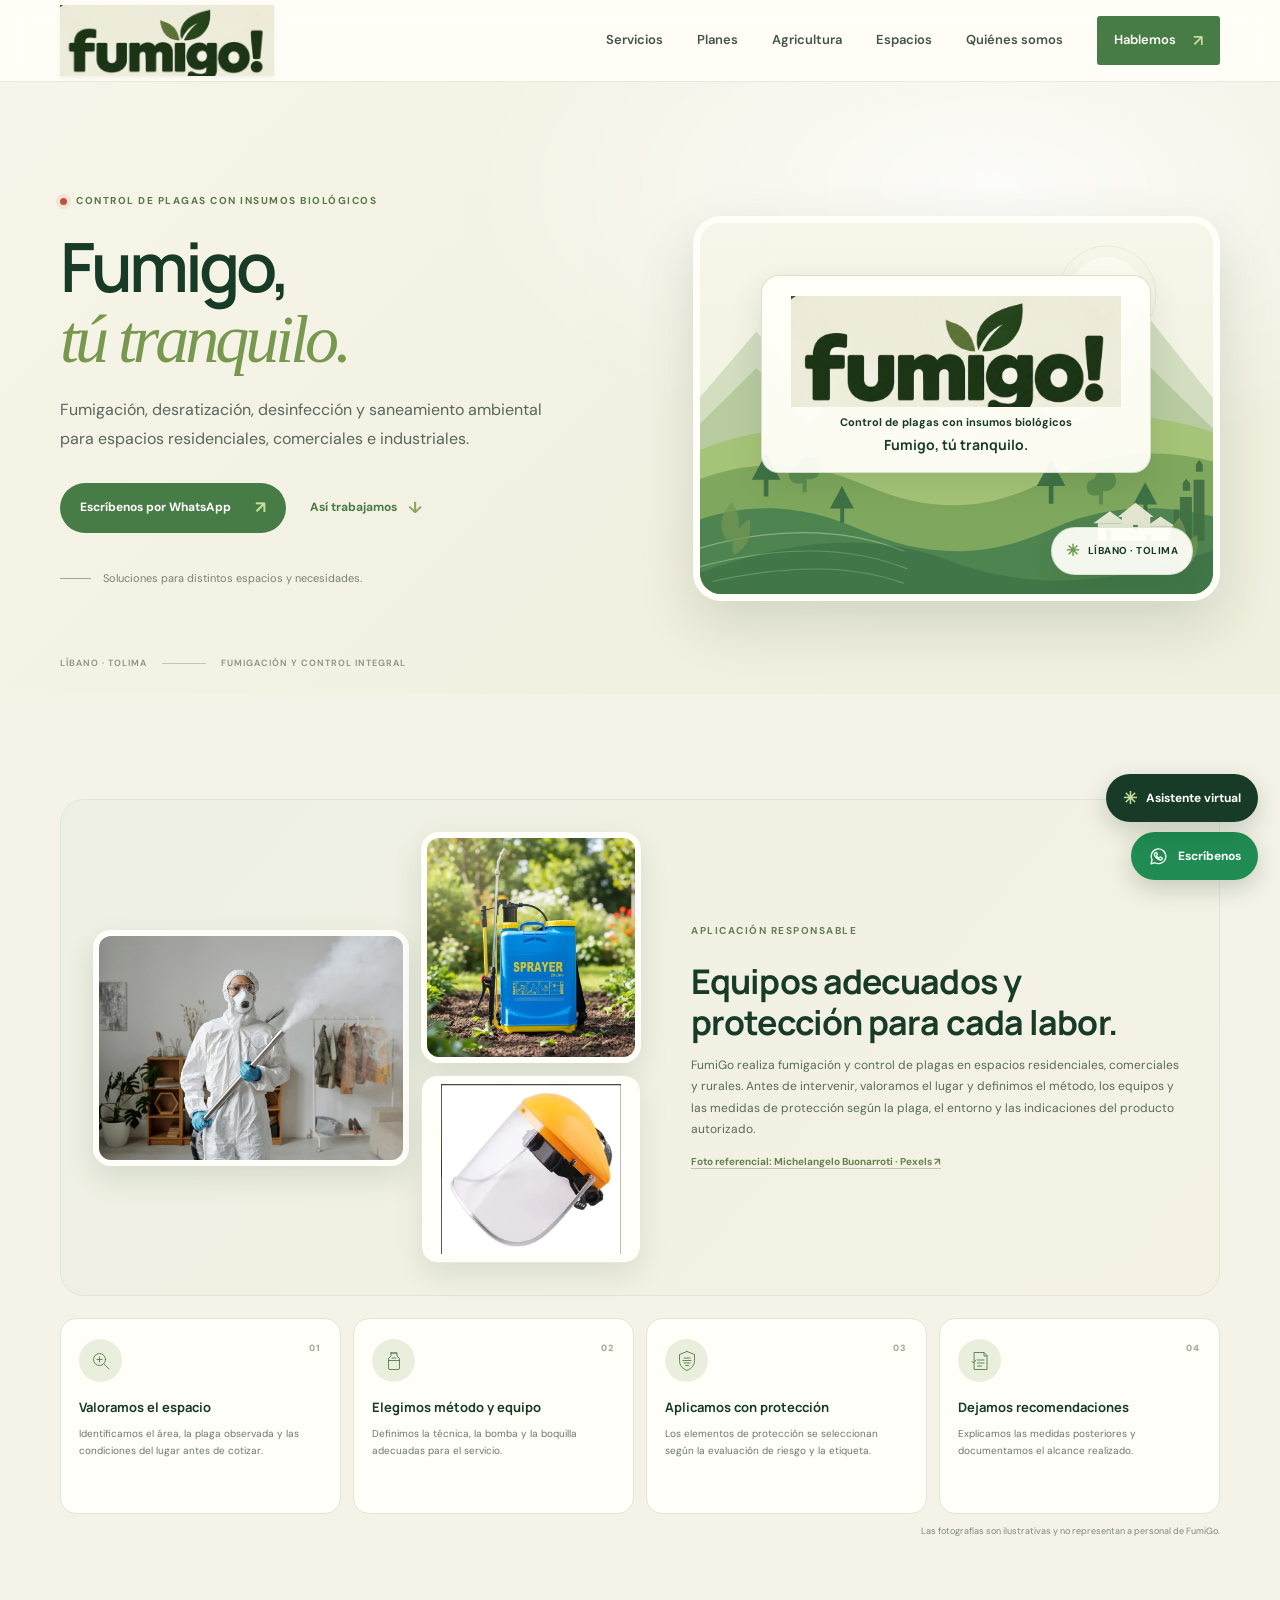
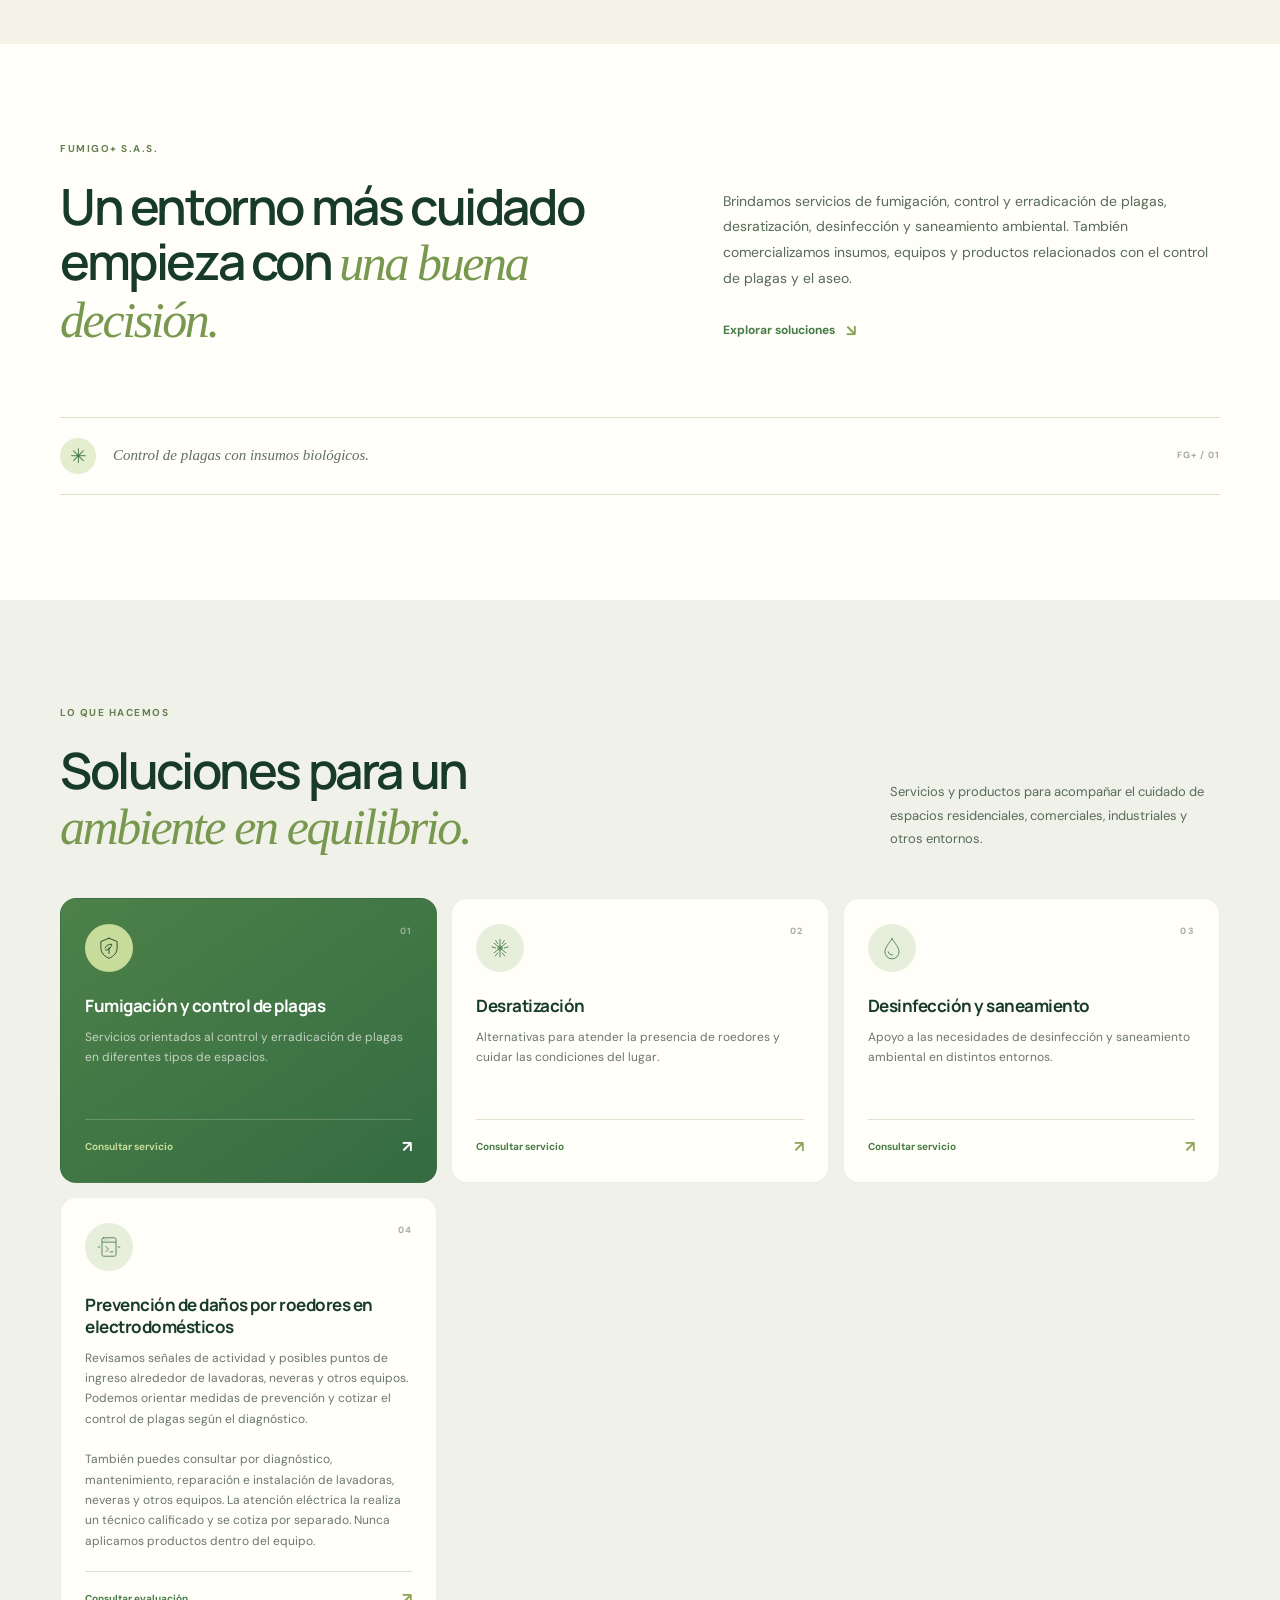
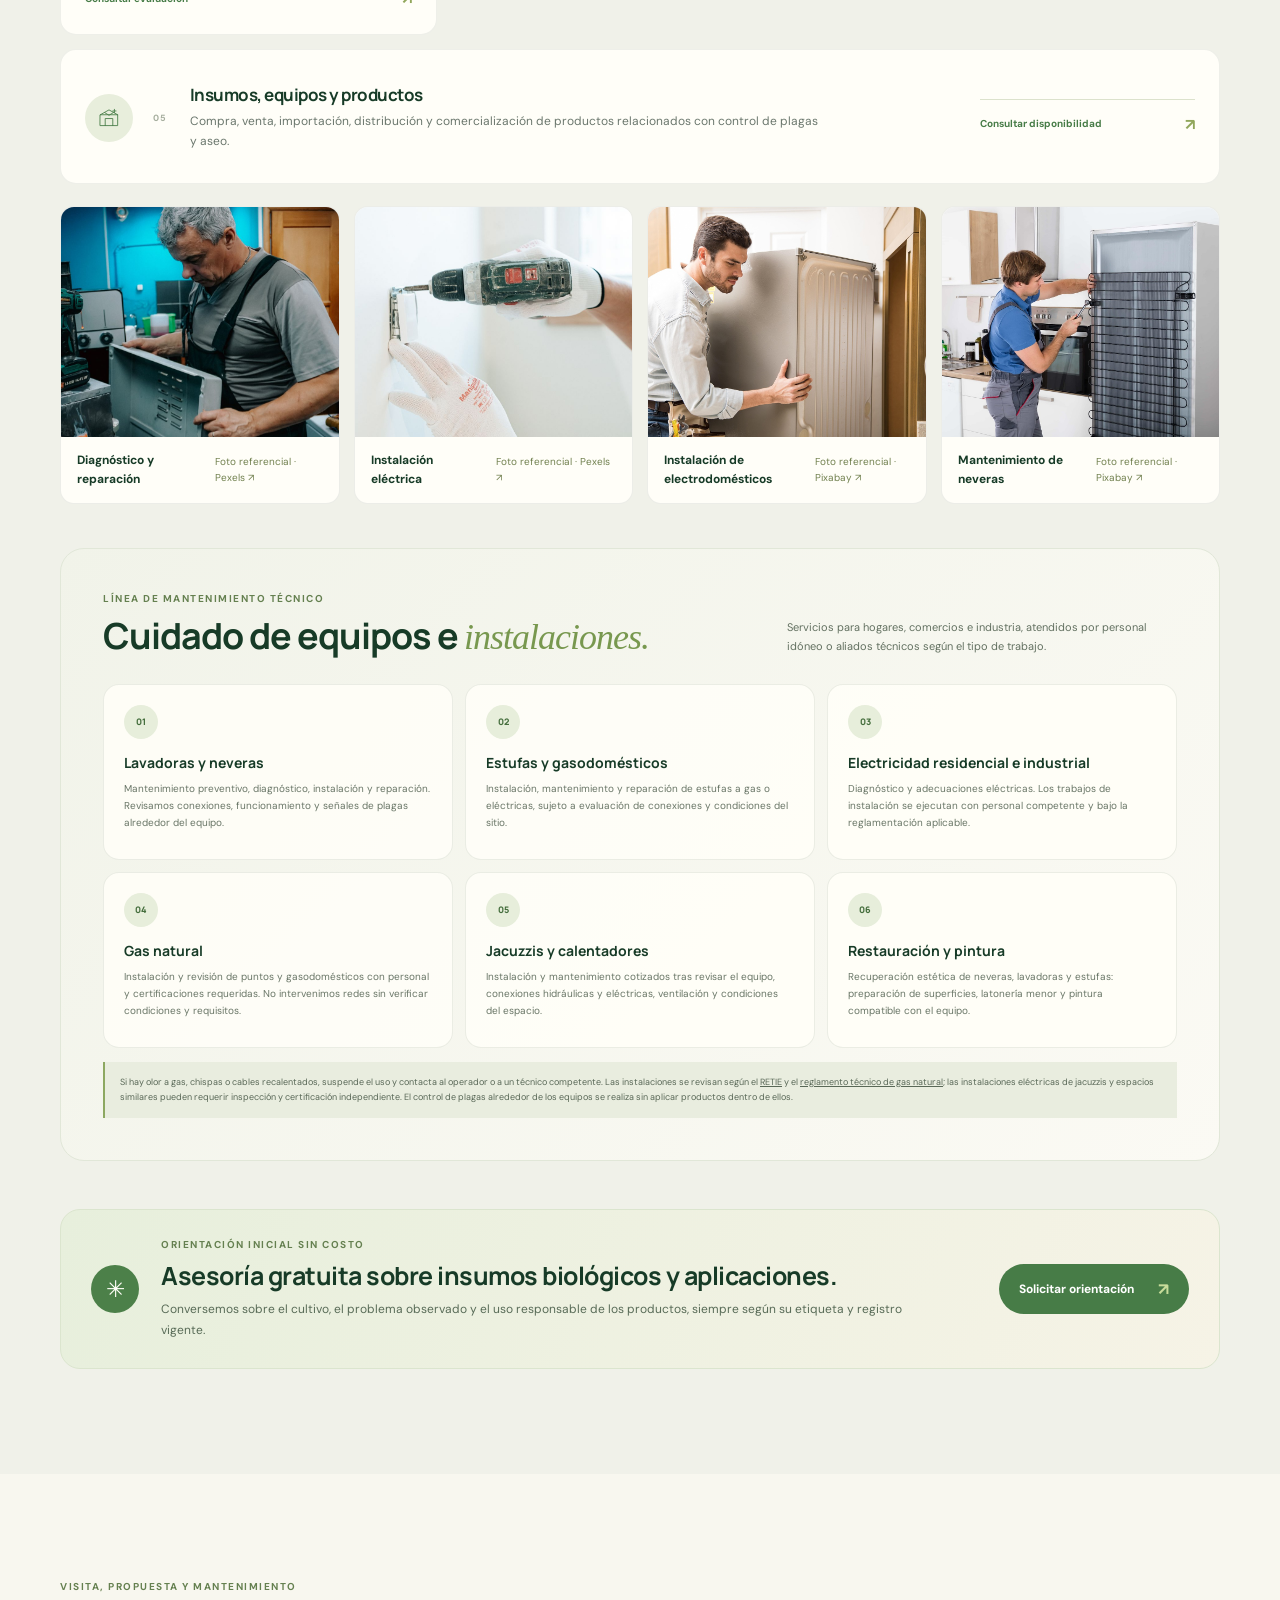
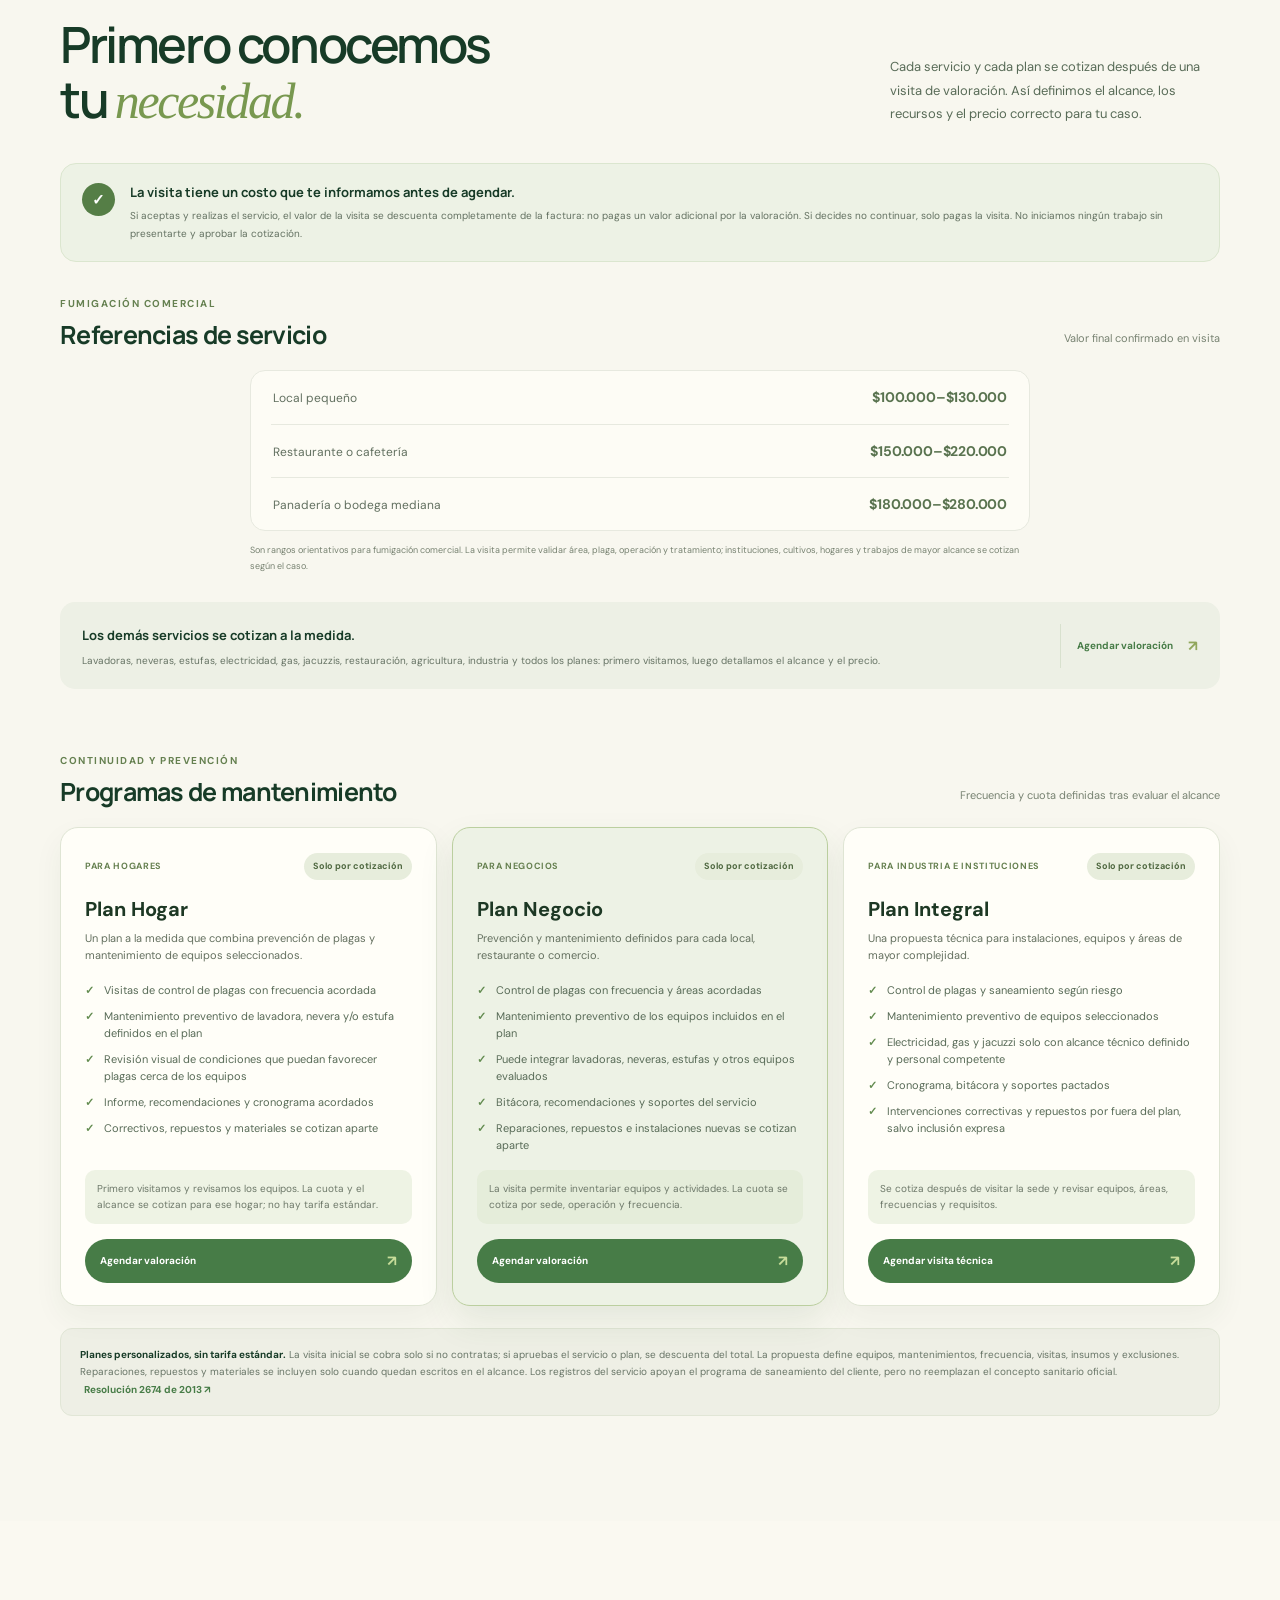
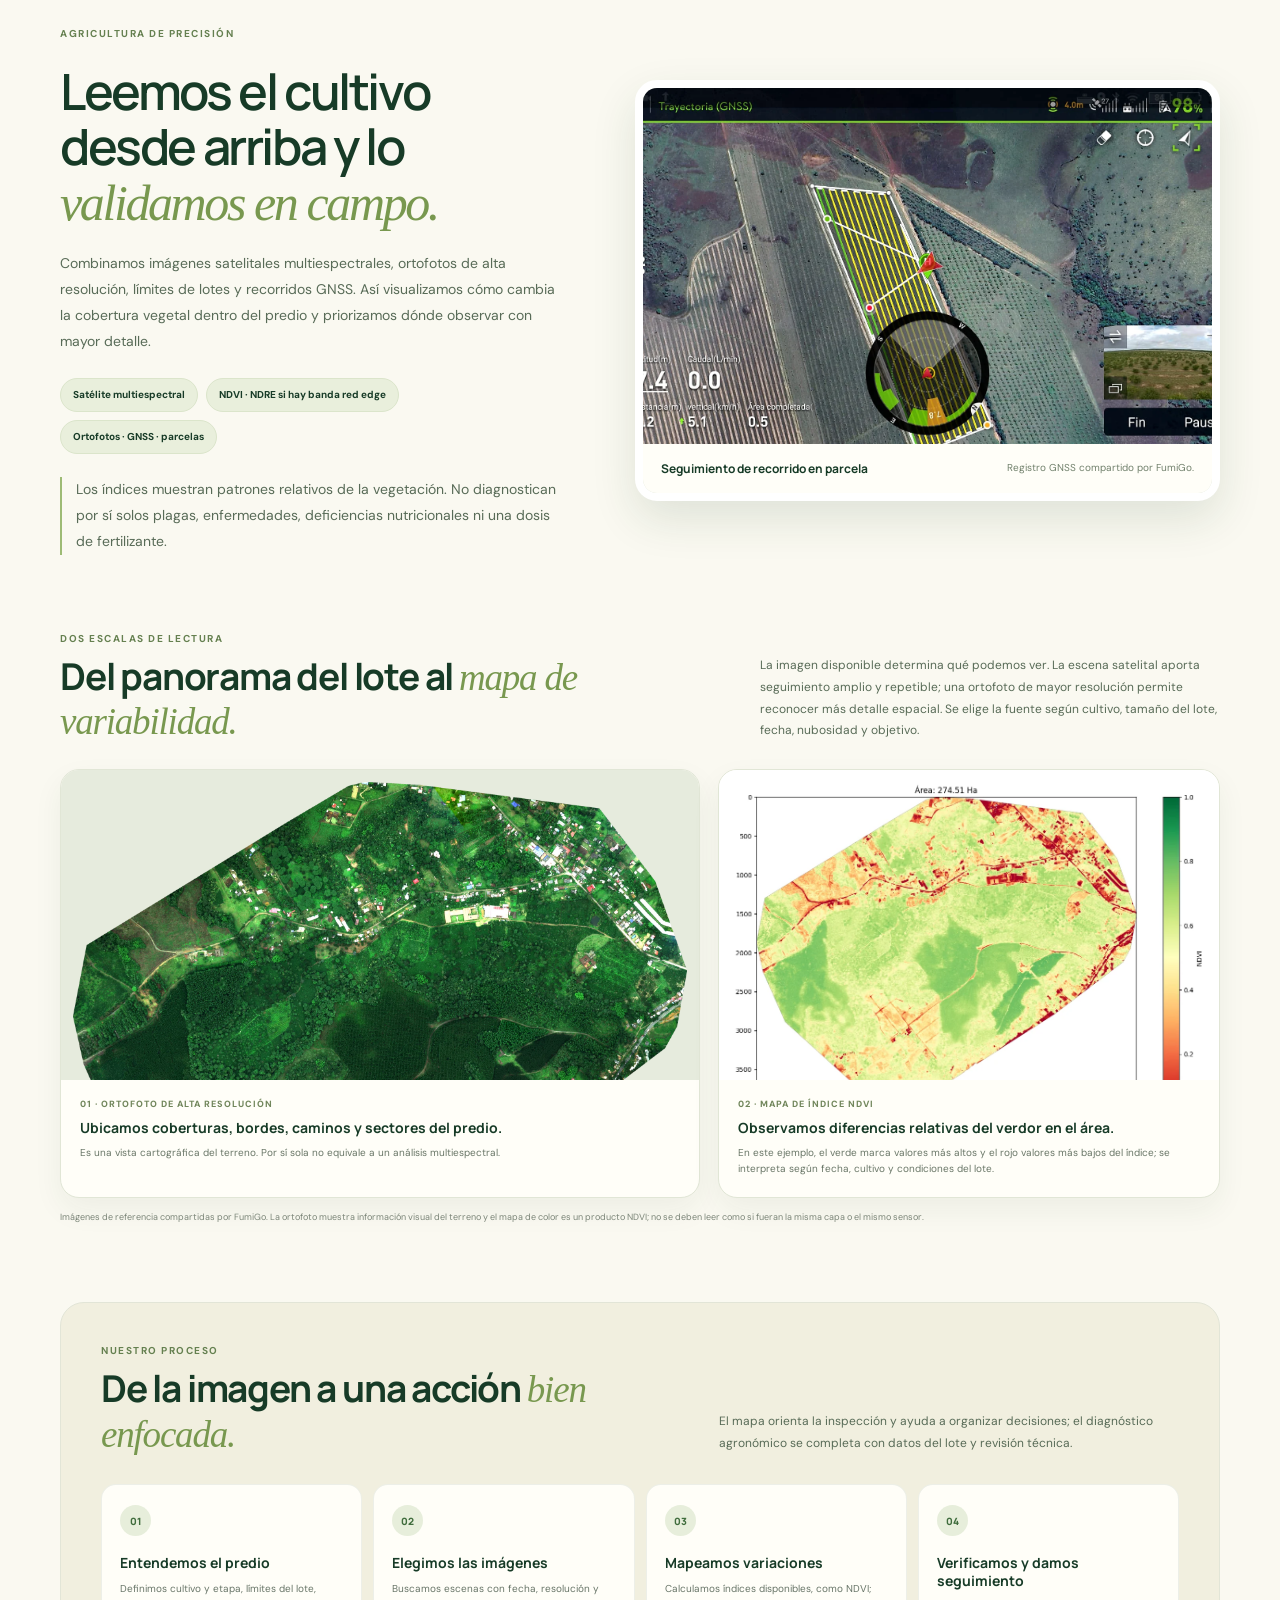
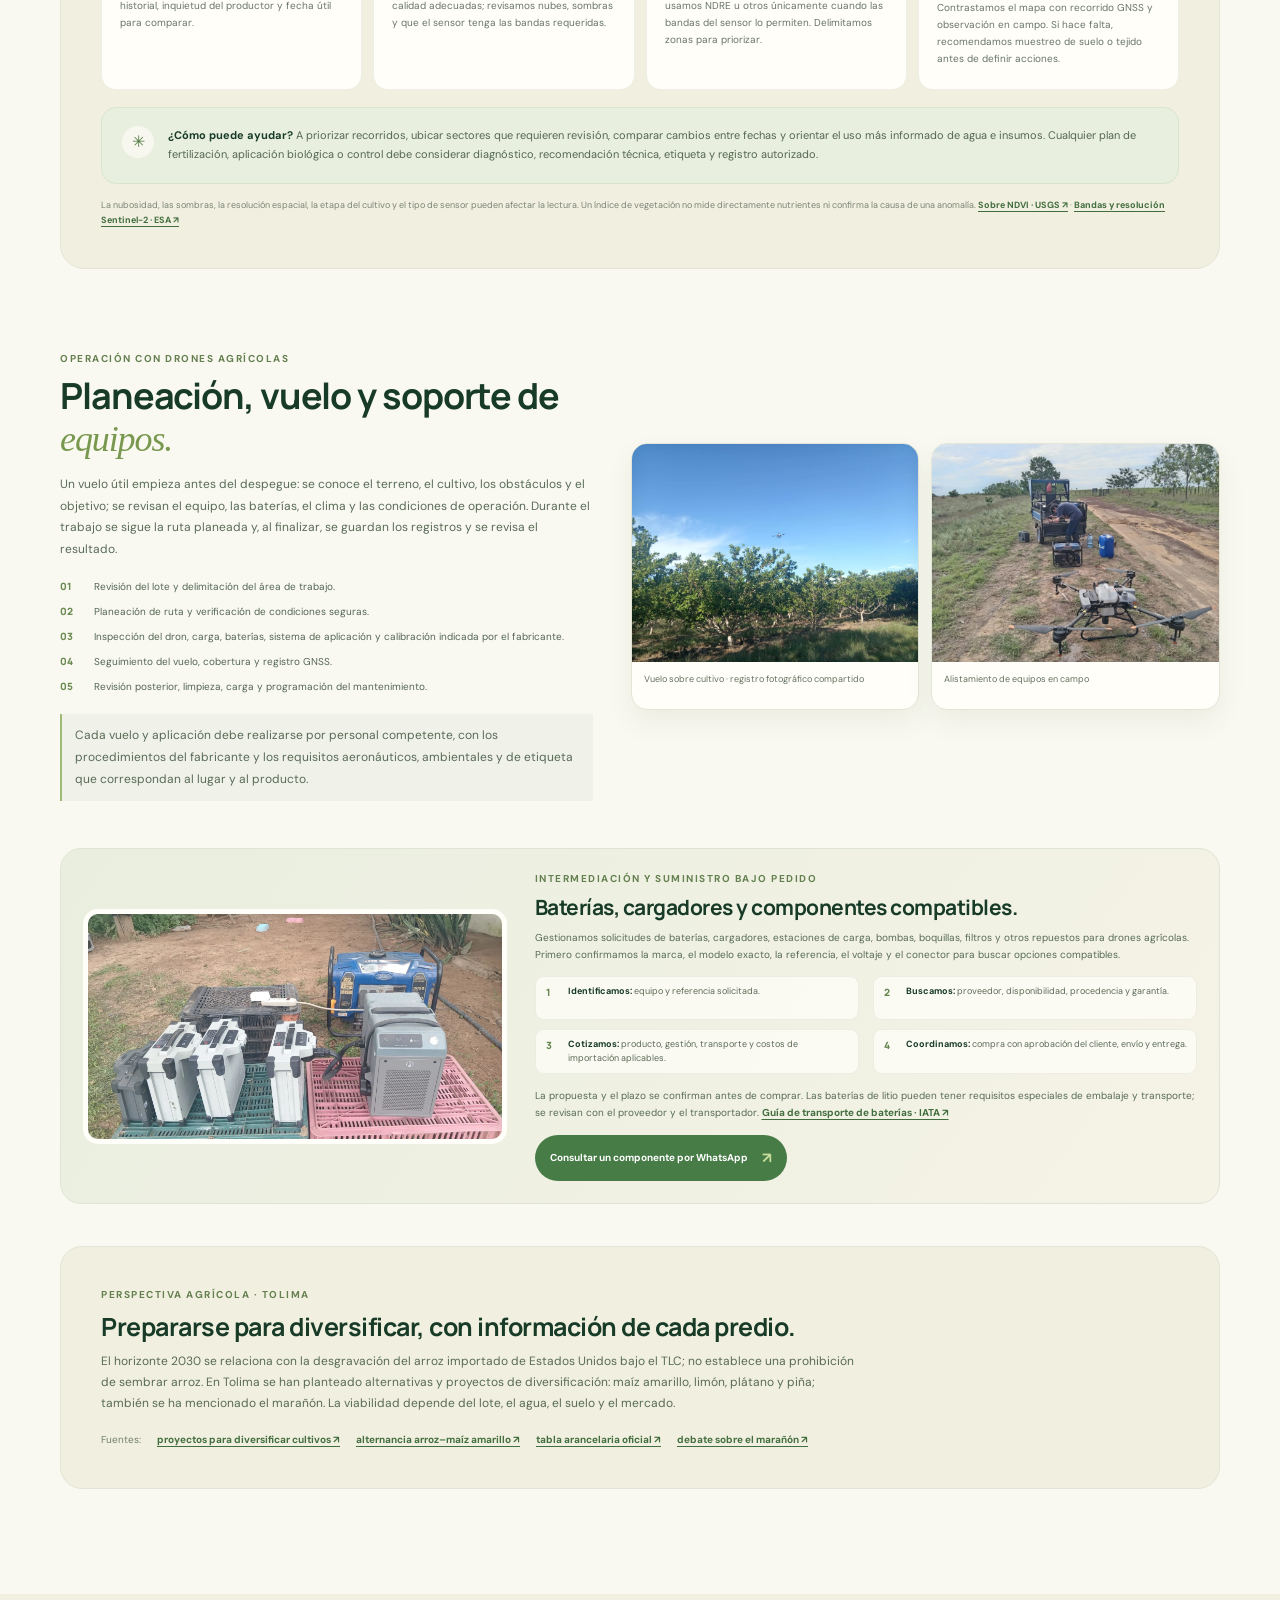
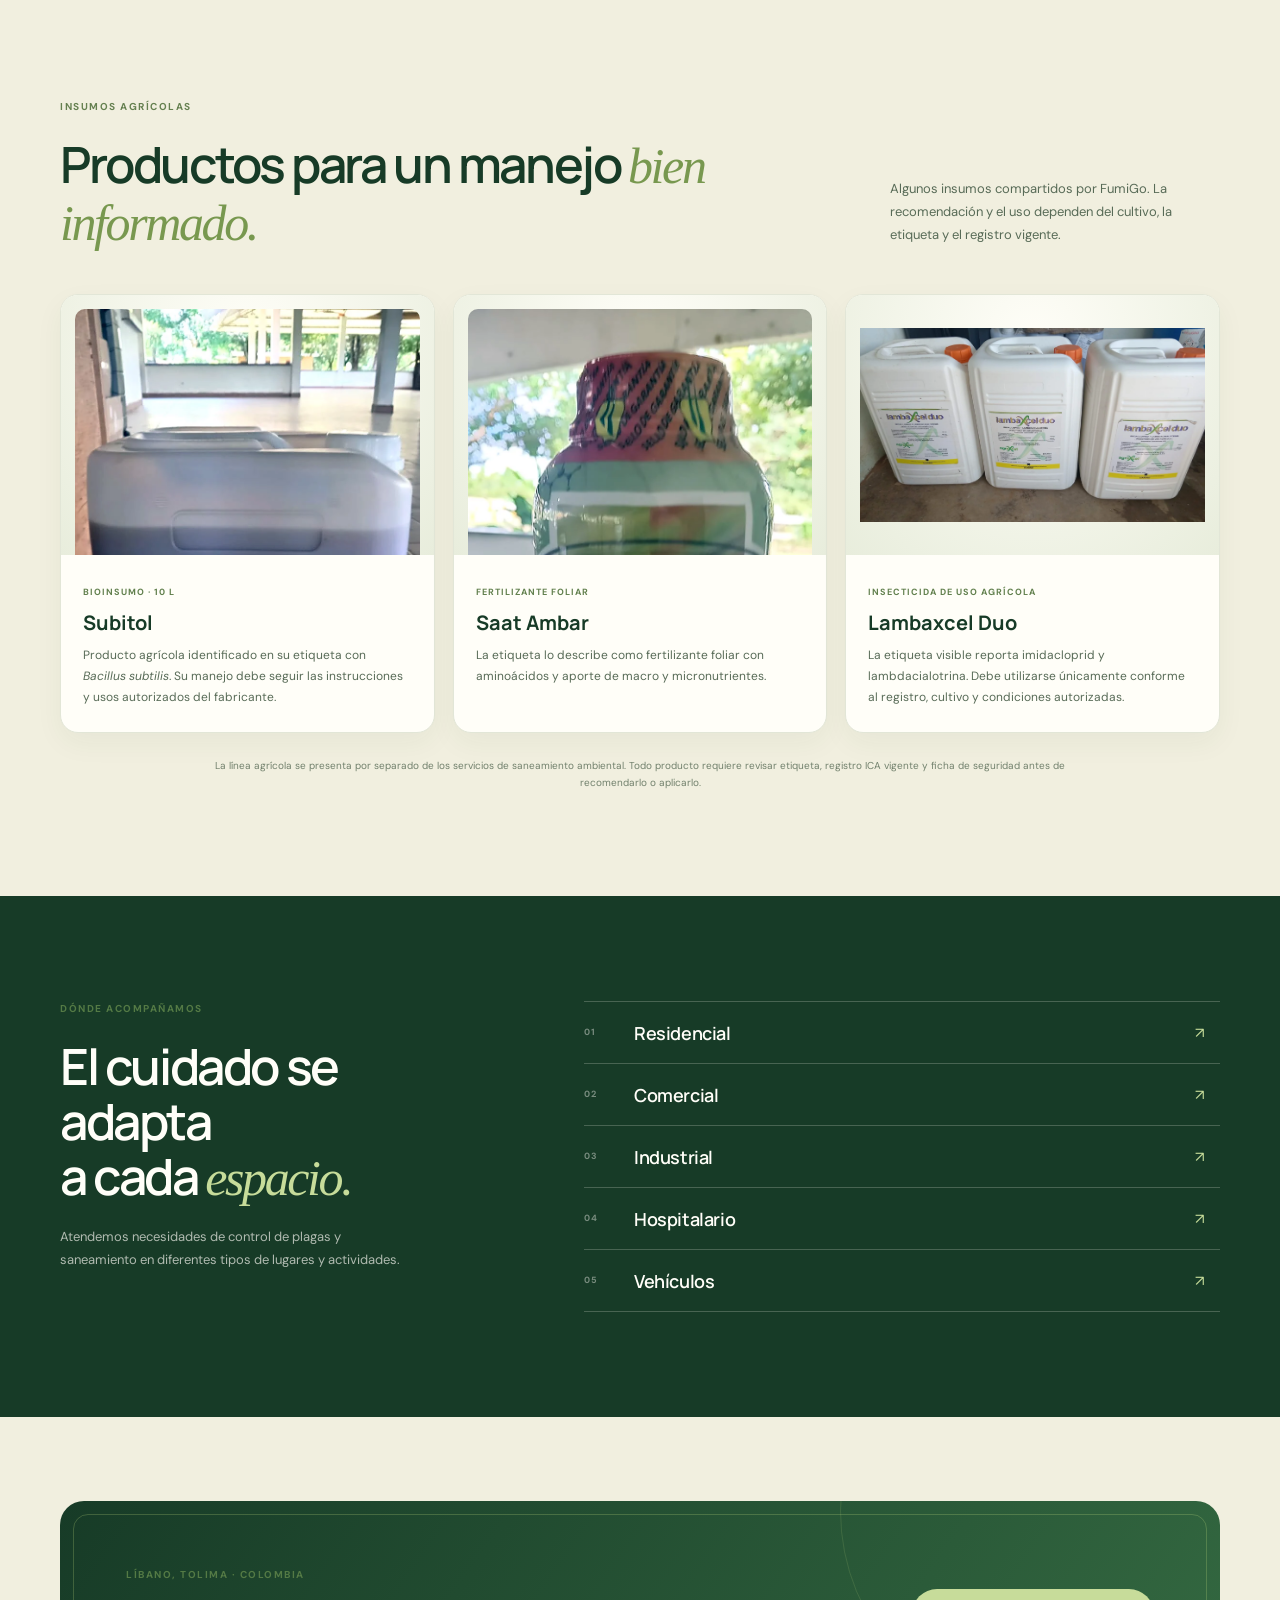
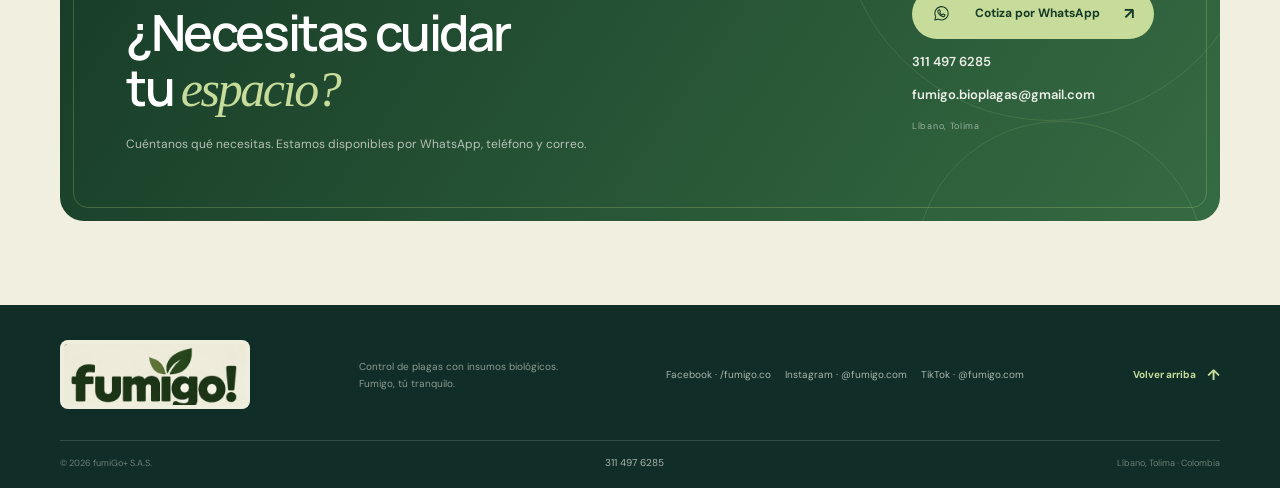
<file: index.html>
<!doctype html>
<html lang="es">
<head>
  <meta charset="utf-8">
  <meta name="viewport" content="width=device-width, initial-scale=1">
  <meta name="theme-color" content="#efedde">
  <meta name="description" content="FumiGo+ S.A.S.: control de plagas, análisis NDVI e imágenes multiespectrales, agricultura de precisión y operación con drones agrícolas en Líbano, Tolima.">
  <title>fumiGo+ S.A.S. | Control de plagas y saneamiento</title>
  <link rel="stylesheet" href="style.css?v=clean-pricing-20261105">
</head>
<body>
  <a class="skip-link" href="#contenido">Saltar al contenido</a>

  <header class="site-header">
    <div class="container header-inner">
      <a class="brand" href="#inicio" aria-label="fumiGo+, inicio"><img class="brand-logo" src="assets/fumigo-logotipo.png" alt="fumiGo! — Fumigo, tú tranquilo"></a>
      <button class="menu-toggle" type="button" aria-expanded="false" aria-controls="main-nav" aria-label="Abrir menú">
        <span></span><span></span>
      </button>
      <nav class="main-nav" id="main-nav" aria-label="Navegación principal">
        <a href="#servicios">Servicios</a>
        <a href="#planes">Planes</a>
        <a href="#tecnologia">Agricultura</a>
        <a href="#sectores">Espacios</a>
        <a href="#nosotros">Quiénes somos</a>
        <a class="nav-cta" href="#contacto">Hablemos <span aria-hidden="true">↗</span></a>
      </nav>
    </div>
  </header>

  <main id="contenido">
    <section class="hero" id="inicio">
      <div class="container hero-grid">
        <div class="hero-copy">
          <p class="eyebrow"><span class="eyebrow-dot"></span> Control de plagas con insumos biológicos</p>
          <h1>Fumigo,<br><em>tú tranquilo.</em></h1>
          <p class="hero-lead">Fumigación, desratización, desinfección y saneamiento ambiental para espacios residenciales, comerciales e industriales.</p>
          <div class="hero-actions">
            <a class="button button-primary" href="https://wa.me/573114976285?text=Hola%2C%20quiero%20informaci%C3%B3n%20sobre%20los%20servicios%20de%20FumiGo" target="_blank" rel="noopener noreferrer">Escríbenos por WhatsApp <span aria-hidden="true">↗</span></a>
            <a class="text-link" href="#aplicacion-responsable">Así trabajamos <span aria-hidden="true">↓</span></a>
          </div>
          <div class="hero-note"><span class="note-line"></span><span>Soluciones para distintos espacios y necesidades.</span></div>
        </div>

        <figure class="hero-art">
          <img class="hero-landscape" src="assets/fumigo-paisaje.svg" alt="" aria-hidden="true" fetchpriority="high">
          <div class="hero-brand-plaque">
            <img class="hero-logo" src="assets/fumigo-logotipo.png" alt="FumiGo!" fetchpriority="high">
            <span>Control de plagas con insumos biológicos</span>
            <strong>Fumigo, tú tranquilo.</strong>
          </div>
          <div class="landscape-label"><span aria-hidden="true">✳</span> Líbano · Tolima</div>
          <figcaption class="visually-hidden">Paisaje ilustrado con montañas, cultivos, árboles y poblado, inspirado en la tarjeta de FumiGo.</figcaption>
        </figure>
      </div>
      <div class="hero-bottom container"><span>Líbano · Tolima</span><span class="hero-bottom-line"></span><span>Fumigación y control integral</span></div>
    </section>

    <section class="application-section section-pad" id="aplicacion-responsable" aria-labelledby="application-title">
      <div class="container">
        <div class="equipment-row">
          <div class="equipment-visual">
            <img class="equipment-worker" src="assets/fumigation-ppe-reference.webp" alt="Persona realizando una labor de fumigación con traje, guantes, gafas y respirador; fotografía referencial" loading="lazy" decoding="async">
            <div class="equipment-tools">
              <img class="equipment-sprayer" src="assets/backpack-sprayer.webp" alt="Bomba de espalda para aplicación, imagen referencial" loading="lazy" decoding="async">
              <img class="equipment-shield" src="assets/face-shield.webp" alt="Protector facial de seguridad" loading="lazy" decoding="async">
            </div>
          </div>
          <div class="equipment-copy">
            <p class="eyebrow eyebrow-dark">Aplicación responsable</p>
            <h2 id="application-title">Equipos adecuados y protección para cada labor.</h2>
            <p>FumiGo realiza fumigación y control de plagas en espacios residenciales, comerciales y rurales. Antes de intervenir, valoramos el lugar y definimos el método, los equipos y las medidas de protección según la plaga, el entorno y las indicaciones del producto autorizado.</p>
            <a class="photo-credit" href="https://www.pexels.com/photo/a-woman-fumigating-while-wearing-a-personal-protective-equipment-4176415/" target="_blank" rel="noopener noreferrer">Foto referencial: Michelangelo Buonarroti · Pexels ↗</a>
          </div>
        </div>
        <div class="application-steps" aria-label="Etapas del servicio de fumigación">
          <article class="application-step">
            <span class="application-step-icon"><svg viewBox="0 0 48 48" aria-hidden="true"><circle cx="21" cy="21" r="12"/><path d="m30 30 10 10M16 21h10m-5-5v10"/></svg></span>
            <span class="application-step-number">01</span><h3>Valoramos el espacio</h3><p>Identificamos el área, la plaga observada y las condiciones del lugar antes de cotizar.</p>
          </article>
          <article class="application-step">
            <span class="application-step-icon"><svg viewBox="0 0 48 48" aria-hidden="true"><path d="M18 8h12v6l5 5v19a3 3 0 0 1-3 3H16a3 3 0 0 1-3-3V19l5-5V8Z"/><path d="M18 8h12m-17 15h22m-15-5h8"/></svg></span>
            <span class="application-step-number">02</span><h3>Elegimos método y equipo</h3><p>Definimos la técnica, la bomba y la boquilla adecuadas para el servicio.</p>
          </article>
          <article class="application-step">
            <span class="application-step-icon"><svg viewBox="0 0 48 48" aria-hidden="true"><path d="M24 5 39 11v12c0 10-6 16-15 20C15 39 9 33 9 23V11l15-6Z"/><path d="M16 23h16M18 18h12M18 28h12m-9 5h6"/></svg></span>
            <span class="application-step-number">03</span><h3>Aplicamos con protección</h3><p>Los elementos de protección se seleccionan según la evaluación de riesgo y la etiqueta.</p>
          </article>
          <article class="application-step">
            <span class="application-step-icon"><svg viewBox="0 0 48 48" aria-hidden="true"><path d="M13 7h19l6 6v28H13zM32 7v7h6M19 22h13m-13 6h13m-13 6h8"/><path d="m8 25 3 3 5-6"/></svg></span>
            <span class="application-step-number">04</span><h3>Dejamos recomendaciones</h3><p>Explicamos las medidas posteriores y documentamos el alcance realizado.</p>
          </article>
        </div>
        <p class="application-photo-note">Las fotografías son ilustrativas y no representan a personal de FumiGo.</p>
      </div>
    </section>

    <section class="intro section-pad" id="nosotros">
      <div class="container intro-grid">
        <div>
          <p class="eyebrow eyebrow-dark">FumiGo+ S.A.S.</p>
          <h2>Un entorno más cuidado<br>empieza con <em>una buena decisión.</em></h2>
        </div>
        <div class="intro-text">
        <p>Brindamos servicios de fumigación, control y erradicación de plagas, desratización, desinfección y saneamiento ambiental. También comercializamos insumos, equipos y productos relacionados con el control de plagas y el aseo.</p>
          <a class="text-link text-link-dark" href="#servicios">Explorar soluciones <span aria-hidden="true">↘</span></a>
        </div>
      </div>
      <div class="container intro-ribbon">
        <span class="ribbon-star" aria-hidden="true">✳</span>
        <p>Control de plagas con insumos biológicos.</p>
        <span class="ribbon-index">FG+ / 01</span>
      </div>
    </section>

    <section class="services section-pad" id="servicios">
      <div class="container">
        <div class="section-heading">
          <div><p class="eyebrow eyebrow-dark">Lo que hacemos</p><h2>Soluciones para un<br><em>ambiente en equilibrio.</em></h2></div>
          <p>Servicios y productos para acompañar el cuidado de espacios residenciales, comerciales, industriales y otros entornos.</p>
        </div>
        <div class="service-grid">
          <article class="service-card service-featured">
            <div class="service-top"><span class="service-icon"><svg viewBox="0 0 48 48" aria-hidden="true"><path d="M24 6 39 12v11c0 10-6 16-15 20C15 39 9 33 9 23V12l15-6Z"/><path d="M17 24c2-5 6-7 12-7-1 6-4 10-11 11m6-5v11"/></svg></span><span class="card-number">01</span></div>
            <h3>Fumigación y control de plagas</h3>
            <p>Servicios orientados al control y erradicación de plagas en diferentes tipos de espacios.</p>
            <a class="card-link" href="#contacto" aria-label="Consultar por fumigación y control de plagas">Consultar servicio <span aria-hidden="true">↗</span></a>
          </article>
          <article class="service-card">
            <div class="service-top"><span class="service-icon"><svg viewBox="0 0 48 48" aria-hidden="true"><path d="M24 8v32M13 15l22 18M35 15 13 33M16 10l4 6m12-6-4 6M9 22l7 2m23-2-7 2M15 39l5-6m13 6-5-6"/><circle cx="24" cy="24" r="4"/></svg></span><span class="card-number">02</span></div>
            <h3>Desratización</h3>
            <p>Alternativas para atender la presencia de roedores y cuidar las condiciones del lugar.</p>
            <a class="card-link" href="#contacto" aria-label="Consultar por desratización">Consultar servicio <span aria-hidden="true">↗</span></a>
          </article>
          <article class="service-card">
            <div class="service-top"><span class="service-icon"><svg viewBox="0 0 48 48" aria-hidden="true"><path d="M24 7c5 8 13 16 13 24a13 13 0 0 1-26 0c0-8 8-16 13-24Z"/><path d="M17 31c1 4 4 6 8 6"/></svg></span><span class="card-number">03</span></div>
            <h3>Desinfección y saneamiento</h3>
            <p>Apoyo a las necesidades de desinfección y saneamiento ambiental en distintos entornos.</p>
            <a class="card-link" href="#contacto" aria-label="Consultar por desinfección y saneamiento ambiental">Consultar servicio <span aria-hidden="true">↗</span></a>
          </article>
          <article class="service-card">
            <div class="service-top"><span class="service-icon"><svg viewBox="0 0 48 48" aria-hidden="true"><rect x="11" y="7" width="26" height="34" rx="3"/><path d="M12 15h24M17 11h.1M22 11h.1M18 23l5 5-5 5m8 0h5"/><path d="M7 24H4m40 0h-3"/></svg></span><span class="card-number">04</span></div>
            <h3>Prevención de daños por roedores en electrodomésticos</h3>
            <p>Revisamos señales de actividad y posibles puntos de ingreso alrededor de lavadoras, neveras y otros equipos. Podemos orientar medidas de prevención y cotizar el control de plagas según el diagnóstico.</p>
            <p>También puedes consultar por diagnóstico, mantenimiento, reparación e instalación de lavadoras, neveras y otros equipos. La atención eléctrica la realiza un técnico calificado y se cotiza por separado. Nunca aplicamos productos dentro del equipo.</p>
            <a class="card-link" href="https://wa.me/573114976285?text=Hola%2C%20quiero%20consultar%20por%20prevenci%C3%B3n%20de%20roedores%20en%20mis%20electrodom%C3%A9sticos" target="_blank" rel="noopener noreferrer" aria-label="Consultar por prevención de roedores en electrodomésticos">Consultar evaluación <span aria-hidden="true">↗</span></a>
          </article>
          <article class="service-card service-wide">
            <div class="service-top"><span class="service-icon"><svg viewBox="0 0 48 48" aria-hidden="true"><path d="M8 18 24 9l16 9v20H8zM8 18h32M17 38V25h14v13M16 14l8 5 8-5"/><path d="M34 8v6m-3-3h6"/></svg></span><span class="card-number">05</span></div>
            <div class="service-wide-copy"><h3>Insumos, equipos y productos</h3><p>Compra, venta, importación, distribución y comercialización de productos relacionados con control de plagas y aseo.</p></div>
            <a class="card-link" href="#contacto" aria-label="Consultar por insumos, equipos y productos">Consultar disponibilidad <span aria-hidden="true">↗</span></a>
          </article>
        </div>
        <div class="appliance-gallery" aria-label="Imágenes referenciales de reparación e instalación de electrodomésticos">
          <figure class="appliance-photo">
            <img src="assets/tecnico-diagnostico-electrodomestico.jpg" alt="Técnico inspeccionando un electrodoméstico abierto durante un diagnóstico" loading="lazy" decoding="async">
            <figcaption><strong>Diagnóstico y reparación</strong><a href="https://www.pexels.com/photo/repair-technician-working-on-appliance-38190070/" target="_blank" rel="noopener noreferrer">Foto referencial · Pexels ↗</a></figcaption>
          </figure>
          <figure class="appliance-photo">
            <img src="assets/instalacion-conexion-electrica.jpg" alt="Instalación de una conexión eléctrica con herramientas y guantes" loading="lazy" decoding="async">
            <figcaption><strong>Instalación eléctrica</strong><a href="https://www.pexels.com/photo/4981794/" target="_blank" rel="noopener noreferrer">Foto referencial · Pexels ↗</a></figcaption>
          </figure>
          <figure class="appliance-photo">
            <img src="assets/instalacion-nevera.jpg" alt="Técnico ubicando una nevera durante su instalación" loading="lazy" decoding="async">
            <figcaption><strong>Instalación de electrodomésticos</strong><a href="https://pixabay.com/photos/fixing-repair-handyman-young-adult-8204188/" target="_blank" rel="noopener noreferrer">Foto referencial · Pixabay ↗</a></figcaption>
          </figure>
          <figure class="appliance-photo">
            <img src="assets/instalacion-y-mantenimiento-electrodomesticos.jpg" alt="Técnico trabajando en la parte posterior de una nevera" loading="lazy" decoding="async">
            <figcaption><strong>Mantenimiento de neveras</strong><a href="https://pixabay.com/photos/maintenance-man-refrigerator-clean-8614127/" target="_blank" rel="noopener noreferrer">Foto referencial · Pixabay ↗</a></figcaption>
          </figure>
        </div>
        <section class="home-care" aria-labelledby="home-care-title">
          <div class="home-care-heading">
            <div><p class="eyebrow eyebrow-dark">Línea de mantenimiento técnico</p><h3 id="home-care-title">Cuidado de equipos e <em>instalaciones.</em></h3></div>
            <p>Servicios para hogares, comercios e industria, atendidos por personal idóneo o aliados técnicos según el tipo de trabajo.</p>
          </div>
          <div class="home-care-grid">
            <article><span class="home-care-icon">01</span><h4>Lavadoras y neveras</h4><p>Mantenimiento preventivo, diagnóstico, instalación y reparación. Revisamos conexiones, funcionamiento y señales de plagas alrededor del equipo.</p></article>
            <article><span class="home-care-icon">02</span><h4>Estufas y gasodomésticos</h4><p>Instalación, mantenimiento y reparación de estufas a gas o eléctricas, sujeto a evaluación de conexiones y condiciones del sitio.</p></article>
            <article><span class="home-care-icon">03</span><h4>Electricidad residencial e industrial</h4><p>Diagnóstico y adecuaciones eléctricas. Los trabajos de instalación se ejecutan con personal competente y bajo la reglamentación aplicable.</p></article>
            <article><span class="home-care-icon">04</span><h4>Gas natural</h4><p>Instalación y revisión de puntos y gasodomésticos con personal y certificaciones requeridas. No intervenimos redes sin verificar condiciones y requisitos.</p></article>
            <article><span class="home-care-icon">05</span><h4>Jacuzzis y calentadores</h4><p>Instalación y mantenimiento cotizados tras revisar el equipo, conexiones hidráulicas y eléctricas, ventilación y condiciones del espacio.</p></article>
            <article><span class="home-care-icon">06</span><h4>Restauración y pintura</h4><p>Recuperación estética de neveras, lavadoras y estufas: preparación de superficies, latonería menor y pintura compatible con el equipo.</p></article>
          </div>
          <p class="home-care-safety">Si hay olor a gas, chispas o cables recalentados, suspende el uso y contacta al operador o a un técnico competente. Las instalaciones se revisan según el <a href="https://www.minenergia.gov.co/es/misional/energia-electrica-2/reglamentos-tecnicos/reglamento-t%C3%A9cnico-de-instalaciones-el%C3%A9ctricas-retie/" target="_blank" rel="noopener noreferrer">RETIE</a> y el <a href="https://www.minenergia.gov.co/es/misional/hidrocarburos/funcionamiento-del-sector/gas-natural/" target="_blank" rel="noopener noreferrer">reglamento técnico de gas natural</a>; las instalaciones eléctricas de jacuzzis y espacios similares pueden requerir inspección y certificación independiente. El control de plagas alrededor de los equipos se realiza sin aplicar productos dentro de ellos.</p>
        </section>
        <aside class="advisory-strip" aria-labelledby="advisory-title">
          <span class="advisory-mark" aria-hidden="true">✳</span>
          <div class="advisory-copy">
            <p class="eyebrow eyebrow-dark">Orientación inicial sin costo</p>
            <h3 id="advisory-title">Asesoría gratuita sobre insumos biológicos y aplicaciones.</h3>
            <p>Conversemos sobre el cultivo, el problema observado y el uso responsable de los productos, siempre según su etiqueta y registro vigente.</p>
          </div>
          <a class="button button-primary advisory-button" href="https://wa.me/573114976285?text=Hola%2C%20quiero%20la%20orientaci%C3%B3n%20gratuita%20de%20FumiGo%20sobre%20insumos%20biol%C3%B3gicos%20y%20aplicaciones" target="_blank" rel="noopener noreferrer">Solicitar orientación <span aria-hidden="true">↗</span></a>
        </aside>
      </div>
    </section>

    <section class="pricing section-pad" id="planes">
      <div class="container">
        <div class="section-heading">
          <div><p class="eyebrow eyebrow-dark">Visita, propuesta y mantenimiento</p><h2>Primero conocemos<br>tu <em>necesidad.</em></h2></div>
          <p>Cada servicio y cada plan se cotizan después de una visita de valoración. Así definimos el alcance, los recursos y el precio correcto para tu caso.</p>
        </div>

        <aside class="visit-policy"><span class="visit-policy-icon">✓</span><div><strong>La visita tiene un costo que te informamos antes de agendar.</strong><p>Si aceptas y realizas el servicio, el valor de la visita se descuenta completamente de la factura: no pagas un valor adicional por la valoración. Si decides no continuar, solo pagas la visita. No iniciamos ningún trabajo sin presentarte y aprobar la cotización.</p></div></aside>

        <div class="pricing-subheading"><div><p class="eyebrow eyebrow-dark">Fumigación comercial</p><h3>Referencias de servicio</h3></div><span>Valor final confirmado en visita</span></div>
        <div class="fumigation-price-list" aria-label="Rangos orientativos para fumigación comercial">
          <div class="fumigation-price-row"><span>Local pequeño</span><span>$100.000–$130.000</span></div>
          <div class="fumigation-price-row"><span>Restaurante o cafetería</span><span>$150.000–$220.000</span></div>
          <div class="fumigation-price-row"><span>Panadería o bodega mediana</span><span>$180.000–$280.000</span></div>
        </div>
        <p class="fumigation-price-note">Son rangos orientativos para fumigación comercial. La visita permite validar área, plaga, operación y tratamiento; instituciones, cultivos, hogares y trabajos de mayor alcance se cotizan según el caso.</p>
        <div class="quote-summary"><div><strong>Los demás servicios se cotizan a la medida.</strong><p>Lavadoras, neveras, estufas, electricidad, gas, jacuzzis, restauración, agricultura, industria y todos los planes: primero visitamos, luego detallamos el alcance y el precio.</p></div><a class="price-link" href="https://wa.me/573114976285?text=Hola%2C%20quiero%20agendar%20una%20visita%20de%20valoraci%C3%B3n%20para%20cotizar%20mi%20servicio" target="_blank" rel="noopener noreferrer">Agendar valoración <span aria-hidden="true">↗</span></a></div>

        <div class="pricing-subheading maintenance-heading"><div><p class="eyebrow eyebrow-dark">Continuidad y prevención</p><h3>Programas de mantenimiento</h3></div><span>Frecuencia y cuota definidas tras evaluar el alcance</span></div>
        <div class="maintenance-grid">
          <article class="maintenance-card"><div class="maintenance-top"><span class="plan-label">Para hogares</span><span class="plan-frequency">Solo por cotización</span></div><h4>Plan Hogar</h4><p class="plan-intro">Un plan a la medida que combina prevención de plagas y mantenimiento de equipos seleccionados.</p><ul><li>Visitas de control de plagas con frecuencia acordada</li><li>Mantenimiento preventivo de lavadora, nevera y/o estufa definidos en el plan</li><li>Revisión visual de condiciones que puedan favorecer plagas cerca de los equipos</li><li>Informe, recomendaciones y cronograma acordados</li><li>Correctivos, repuestos y materiales se cotizan aparte</li></ul><p class="plan-docs">Primero visitamos y revisamos los equipos. La cuota y el alcance se cotizan para ese hogar; no hay tarifa estándar.</p><a class="button button-plan" href="https://wa.me/573114976285?text=Hola%2C%20quiero%20agendar%20una%20visita%20para%20cotizar%20un%20plan%20de%20hogar" target="_blank" rel="noopener noreferrer">Agendar valoración <span aria-hidden="true">↗</span></a></article>
          <article class="maintenance-card maintenance-featured"><div class="maintenance-top"><span class="plan-label">Para negocios</span><span class="plan-frequency">Solo por cotización</span></div><h4>Plan Negocio</h4><p class="plan-intro">Prevención y mantenimiento definidos para cada local, restaurante o comercio.</p><ul><li>Control de plagas con frecuencia y áreas acordadas</li><li>Mantenimiento preventivo de los equipos incluidos en el plan</li><li>Puede integrar lavadoras, neveras, estufas y otros equipos evaluados</li><li>Bitácora, recomendaciones y soportes del servicio</li><li>Reparaciones, repuestos e instalaciones nuevas se cotizan aparte</li></ul><p class="plan-docs">La visita permite inventariar equipos y actividades. La cuota se cotiza por sede, operación y frecuencia.</p><a class="button button-plan" href="https://wa.me/573114976285?text=Hola%2C%20quiero%20agendar%20una%20visita%20para%20cotizar%20un%20plan%20para%20mi%20negocio" target="_blank" rel="noopener noreferrer">Agendar valoración <span aria-hidden="true">↗</span></a></article>
          <article class="maintenance-card"><div class="maintenance-top"><span class="plan-label">Para industria e instituciones</span><span class="plan-frequency">Solo por cotización</span></div><h4>Plan Integral</h4><p class="plan-intro">Una propuesta técnica para instalaciones, equipos y áreas de mayor complejidad.</p><ul><li>Control de plagas y saneamiento según riesgo</li><li>Mantenimiento preventivo de equipos seleccionados</li><li>Electricidad, gas y jacuzzi solo con alcance técnico definido y personal competente</li><li>Cronograma, bitácora y soportes pactados</li><li>Intervenciones correctivas y repuestos por fuera del plan, salvo inclusión expresa</li></ul><p class="plan-docs">Se cotiza después de visitar la sede y revisar equipos, áreas, frecuencias y requisitos.</p><a class="button button-plan" href="https://wa.me/573114976285?text=Hola%2C%20quiero%20agendar%20una%20visita%20t%C3%A9cnica%20para%20cotizar%20un%20plan%20integral" target="_blank" rel="noopener noreferrer">Agendar visita técnica <span aria-hidden="true">↗</span></a></article>
        </div>
        <aside class="pricing-note"><strong>Planes personalizados, sin tarifa estándar.</strong> La visita inicial se cobra solo si no contratas; si apruebas el servicio o plan, se descuenta del total. La propuesta define equipos, mantenimientos, frecuencia, visitas, insumos y exclusiones. Reparaciones, repuestos y materiales se incluyen solo cuando quedan escritos en el alcance. Los registros del servicio apoyan el programa de saneamiento del cliente, pero no reemplazan el concepto sanitario oficial. <a href="https://www.minsalud.gov.co/sites/rid/Lists/BibliotecaDigital/RIDE/DE/DIJ/resolucion-2674-de-2013.pdf" target="_blank" rel="noopener noreferrer">Resolución 2674 de 2013 ↗</a></aside>
      </div>
    </section>

    <section class="technology section-pad" id="tecnologia">
      <div class="container">
        <div class="tech-grid">
          <div class="tech-copy">
            <p class="eyebrow eyebrow-dark">Agricultura de precisión</p>
            <h2>Leemos el cultivo desde arriba y lo <em>validamos en campo.</em></h2>
            <p>Combinamos imágenes satelitales multiespectrales, ortofotos de alta resolución, límites de lotes y recorridos GNSS. Así visualizamos cómo cambia la cobertura vegetal dentro del predio y priorizamos dónde observar con mayor detalle.</p>
            <div class="tech-tags"><span>Satélite multiespectral</span><span>NDVI · NDRE si hay banda red edge</span><span>Ortofotos · GNSS · parcelas</span></div>
            <p class="tech-caveat">Los índices muestran patrones relativos de la vegetación. No diagnostican por sí solos plagas, enfermedades, deficiencias nutricionales ni una dosis de fertilizante.</p>
          </div>
          <figure class="tech-photo">
            <img src="assets/field-gnss-coverage.webp" alt="Registro GNSS de un recorrido de aplicación delimitado sobre una parcela agrícola" loading="lazy" decoding="async">
            <figcaption><strong>Seguimiento de recorrido en parcela</strong><span>Registro GNSS compartido por FumiGo.</span></figcaption>
          </figure>
        </div>

        <div class="sensing-showcase">
          <div class="sensing-intro">
            <div><p class="eyebrow eyebrow-dark">Dos escalas de lectura</p><h3>Del panorama del lote al <em>mapa de variabilidad.</em></h3></div>
            <p>La imagen disponible determina qué podemos ver. La escena satelital aporta seguimiento amplio y repetible; una ortofoto de mayor resolución permite reconocer más detalle espacial. Se elige la fuente según cultivo, tamaño del lote, fecha, nubosidad y objetivo.</p>
          </div>
          <div class="sensing-grid">
            <figure class="sensing-card sensing-orthophoto">
              <div class="sensing-image"><img src="assets/ortofoto-alta-resolucion.webp" alt="Ortofoto aérea de una zona rural con parcelas, vegetación, caminos y construcciones" loading="lazy" decoding="async"></div>
              <figcaption><span class="sensing-label">01 · Ortofoto de alta resolución</span><strong>Ubicamos coberturas, bordes, caminos y sectores del predio.</strong><span>Es una vista cartográfica del terreno. Por sí sola no equivale a un análisis multiespectral.</span></figcaption>
            </figure>
            <figure class="sensing-card sensing-ndvi">
              <div class="sensing-image"><img src="assets/mapa-ndvi-referencia.webp" alt="Mapa NDVI de un cultivo con zonas en verde, amarillo y rojo y escala de valores de cero a uno" loading="lazy" decoding="async"></div>
              <figcaption><span class="sensing-label">02 · Mapa de índice NDVI</span><strong>Observamos diferencias relativas del verdor en el área.</strong><span>En este ejemplo, el verde marca valores más altos y el rojo valores más bajos del índice; se interpreta según fecha, cultivo y condiciones del lote.</span></figcaption>
            </figure>
          </div>
          <p class="image-note">Imágenes de referencia compartidas por FumiGo. La ortofoto muestra información visual del terreno y el mapa de color es un producto NDVI; no se deben leer como si fueran la misma capa o el mismo sensor.</p>
        </div>

        <section class="precision-process" aria-labelledby="precision-title">
          <div class="process-heading"><div><p class="eyebrow eyebrow-dark">Nuestro proceso</p><h3 id="precision-title">De la imagen a una acción <em>bien enfocada.</em></h3></div><p>El mapa orienta la inspección y ayuda a organizar decisiones; el diagnóstico agronómico se completa con datos del lote y revisión técnica.</p></div>
          <div class="process-grid">
            <article class="process-step"><span>01</span><h4>Entendemos el predio</h4><p>Definimos cultivo y etapa, límites del lote, historial, inquietud del productor y fecha útil para comparar.</p></article>
            <article class="process-step"><span>02</span><h4>Elegimos las imágenes</h4><p>Buscamos escenas con fecha, resolución y calidad adecuadas; revisamos nubes, sombras y que el sensor tenga las bandas requeridas.</p></article>
            <article class="process-step"><span>03</span><h4>Mapeamos variaciones</h4><p>Calculamos índices disponibles, como NDVI; usamos NDRE u otros únicamente cuando las bandas del sensor lo permiten. Delimitamos zonas para priorizar.</p></article>
            <article class="process-step"><span>04</span><h4>Verificamos y damos seguimiento</h4><p>Contrastamos el mapa con recorrido GNSS y observación en campo. Si hace falta, recomendamos muestreo de suelo o tejido antes de definir acciones.</p></article>
          </div>
          <div class="process-outcome"><span class="outcome-mark" aria-hidden="true">✳</span><p><strong>¿Cómo puede ayudar?</strong> A priorizar recorridos, ubicar sectores que requieren revisión, comparar cambios entre fechas y orientar el uso más informado de agua e insumos. Cualquier plan de fertilización, aplicación biológica o control debe considerar diagnóstico, recomendación técnica, etiqueta y registro autorizado.</p></div>
          <p class="process-caveat">La nubosidad, las sombras, la resolución espacial, la etapa del cultivo y el tipo de sensor pueden afectar la lectura. Un índice de vegetación no mide directamente nutrientes ni confirma la causa de una anomalía. <a href="https://www.usgs.gov/special-topics/remote-sensing-phenology/science/ndvi-foundation-remote-sensing-phenology" target="_blank" rel="noopener noreferrer">Sobre NDVI · USGS ↗</a> · <a href="https://www.esa.int/Applications/Observing_the_Earth/Copernicus/Sentinel-2/Facts_and_figures" target="_blank" rel="noopener noreferrer">Bandas y resolución Sentinel-2 · ESA ↗</a></p>
        </section>

        <section class="drone-operations" aria-labelledby="drone-title">
          <div class="drone-copy">
            <p class="eyebrow eyebrow-dark">Operación con drones agrícolas</p>
            <h3 id="drone-title">Planeación, vuelo y soporte de <em>equipos.</em></h3>
            <p>Un vuelo útil empieza antes del despegue: se conoce el terreno, el cultivo, los obstáculos y el objetivo; se revisan el equipo, las baterías, el clima y las condiciones de operación. Durante el trabajo se sigue la ruta planeada y, al finalizar, se guardan los registros y se revisa el resultado.</p>
            <ol class="drone-checklist"><li>Revisión del lote y delimitación del área de trabajo.</li><li>Planeación de ruta y verificación de condiciones seguras.</li><li>Inspección del dron, carga, baterías, sistema de aplicación y calibración indicada por el fabricante.</li><li>Seguimiento del vuelo, cobertura y registro GNSS.</li><li>Revisión posterior, limpieza, carga y programación del mantenimiento.</li></ol>
            <p class="drone-safety">Cada vuelo y aplicación debe realizarse por personal competente, con los procedimientos del fabricante y los requisitos aeronáuticos, ambientales y de etiqueta que correspondan al lugar y al producto.</p>
          </div>
          <div class="drone-gallery">
            <figure><img src="assets/dron-vuelo-cultivo.webp" alt="Dron agrícola volando sobre un cultivo en hileras" loading="lazy" decoding="async"><figcaption>Vuelo sobre cultivo · registro fotográfico compartido</figcaption></figure>
            <figure><img src="assets/dron-preparacion-en-campo.webp" alt="Dron agrícola y operador preparando equipos en una zona de trabajo rural" loading="lazy" decoding="async"><figcaption>Alistamiento de equipos en campo</figcaption></figure>
          </div>
          <div class="parts-support">
            <img src="assets/baterias-estacion-carga.webp" alt="Baterías de dron agrícola y estación de carga portátil" loading="lazy" decoding="async">
            <div><p class="eyebrow eyebrow-dark">Intermediación y suministro bajo pedido</p><h4>Baterías, cargadores y componentes compatibles.</h4><p>Gestionamos solicitudes de baterías, cargadores, estaciones de carga, bombas, boquillas, filtros y otros repuestos para drones agrícolas. Primero confirmamos la marca, el modelo exacto, la referencia, el voltaje y el conector para buscar opciones compatibles.</p><ol class="parts-flow"><li><strong>Identificamos:</strong> equipo y referencia solicitada.</li><li><strong>Buscamos:</strong> proveedor, disponibilidad, procedencia y garantía.</li><li><strong>Cotizamos:</strong> producto, gestión, transporte y costos de importación aplicables.</li><li><strong>Coordinamos:</strong> compra con aprobación del cliente, envío y entrega.</li></ol><p>La propuesta y el plazo se confirman antes de comprar. Las baterías de litio pueden tener requisitos especiales de embalaje y transporte; se revisan con el proveedor y el transportador. <a href="https://www.iata.org/en/programs/cargo/dangerous-goods/lithium-batteries/" target="_blank" rel="noopener noreferrer">Guía de transporte de baterías · IATA ↗</a></p><a class="parts-cta" href="https://wa.me/573114976285?text=Hola%2C%20quiero%20consultar%20por%20bater%C3%ADas%2C%20cargadores%20o%20repuestos%20para%20un%20dron%20agr%C3%ADcola" target="_blank" rel="noopener noreferrer">Consultar un componente por WhatsApp <span aria-hidden="true">↗</span></a></div>
          </div>
        </section>

        <aside class="transition-note" aria-labelledby="transition-title">
          <div class="transition-copy">
            <p class="eyebrow eyebrow-dark">Perspectiva agrícola · Tolima</p>
            <h3 id="transition-title">Prepararse para diversificar, con información de cada predio.</h3>
            <p>El horizonte 2030 se relaciona con la desgravación del arroz importado de Estados Unidos bajo el TLC; no establece una prohibición de sembrar arroz. En Tolima se han planteado alternativas y proyectos de diversificación: maíz amarillo, limón, plátano y piña; también se ha mencionado el marañón. La viabilidad depende del lote, el agua, el suelo y el mercado.</p>
            <div class="transition-sources"><span>Fuentes:</span> <a href="https://www.minagricultura.gov.co/el-ministerio/sala-de-p/noticias/gobierno-nacional-anuncia-nueva-fase-de-proteccion-para-el-sector-arrocero" target="_blank" rel="noopener noreferrer">proyectos para diversificar cultivos ↗</a><a href="https://www.minagricultura.gov.co/el-ministerio/sala-de-p/noticias/pepsico-y-minagricultura-exploran-alianza-para-impulsar-produccion-de-maiz-papa-y-platano" target="_blank" rel="noopener noreferrer">alternancia arroz–maíz amarillo ↗</a><a href="https://sioc.minagricultura.gov.co/Arroz/Documentos/2020-09-30%20Cifras%20Sectoriales.pdf" target="_blank" rel="noopener noreferrer">tabla arancelaria oficial ↗</a><a href="https://caracol.com.co/2026/10/04/no-siembren-arroz-no-es-rentable-propuesta-de-minagricultura/" target="_blank" rel="noopener noreferrer">debate sobre el marañón ↗</a></div>
          </div>
        </aside>

      </div>
    </section>

    <section class="supplies section-pad" id="insumos">
      <div class="container">
        <div class="section-heading">
          <div><p class="eyebrow eyebrow-dark">Insumos agrícolas</p><h2>Productos para un manejo <em>bien informado.</em></h2></div>
          <p>Algunos insumos compartidos por FumiGo. La recomendación y el uso dependen del cultivo, la etiqueta y el registro vigente.</p>
        </div>
        <div class="product-grid">
          <article class="product-card">
            <div class="product-image"><img src="assets/subitol-bacillus-subtilis.webp" alt="Envase del bioinsumo Subitol con Bacillus subtilis" loading="lazy" decoding="async"></div>
            <div class="product-copy"><span class="product-type">Bioinsumo · 10 L</span><h3>Subitol</h3><p>Producto agrícola identificado en su etiqueta con <em>Bacillus subtilis</em>. Su manejo debe seguir las instrucciones y usos autorizados del fabricante.</p></div>
          </article>
          <article class="product-card">
            <div class="product-image"><img src="assets/saat-ambar-foliar.webp" alt="Botella del fertilizante foliar Saat Ambar" loading="lazy" decoding="async"></div>
            <div class="product-copy"><span class="product-type">Fertilizante foliar</span><h3>Saat Ambar</h3><p>La etiqueta lo describe como fertilizante foliar con aminoácidos y aporte de macro y micronutrientes.</p></div>
          </article>
          <article class="product-card">
            <div class="product-image"><img src="assets/lambaxcel-duo.webp" alt="Envases de Lambaxcel Duo para uso agrícola" loading="lazy" decoding="async"></div>
            <div class="product-copy"><span class="product-type">Insecticida de uso agrícola</span><h3>Lambaxcel Duo</h3><p>La etiqueta visible reporta imidacloprid y lambdacialotrina. Debe utilizarse únicamente conforme al registro, cultivo y condiciones autorizadas.</p></div>
          </article>
        </div>
        <p class="product-disclaimer">La línea agrícola se presenta por separado de los servicios de saneamiento ambiental. Todo producto requiere revisar etiqueta, registro ICA vigente y ficha de seguridad antes de recomendarlo o aplicarlo.</p>
      </div>
    </section>

    <section class="sectors section-pad" id="sectores">
      <div class="container sectors-grid">
        <div class="sectors-copy"><p class="eyebrow">Dónde acompañamos</p><h2>El cuidado se adapta<br>a cada <em>espacio.</em></h2><p>Atendemos necesidades de control de plagas y saneamiento en diferentes tipos de lugares y actividades.</p></div>
        <div class="sector-list" aria-label="Espacios de atención">
          <div class="sector-item"><span>01</span><strong>Residencial</strong><span class="sector-arrow">↗</span></div>
          <div class="sector-item"><span>02</span><strong>Comercial</strong><span class="sector-arrow">↗</span></div>
          <div class="sector-item"><span>03</span><strong>Industrial</strong><span class="sector-arrow">↗</span></div>
          <div class="sector-item"><span>04</span><strong>Hospitalario</strong><span class="sector-arrow">↗</span></div>
          <div class="sector-item"><span>05</span><strong>Vehículos</strong><span class="sector-arrow">↗</span></div>
        </div>
      </div>
    </section>

    <section class="contact-section section-pad" id="contacto">
      <div class="container contact-card">
        <div class="contact-orb orb-one"></div><div class="contact-orb orb-two"></div>
        <div class="contact-copy"><p class="eyebrow">Líbano, Tolima · Colombia</p><h2>¿Necesitas cuidar<br>tu <em>espacio?</em></h2><p>Cuéntanos qué necesitas. Estamos disponibles por WhatsApp, teléfono y correo.</p></div>
        <div class="contact-action"><a class="button button-light" href="https://wa.me/573114976285?text=Hola%2C%20quiero%20informaci%C3%B3n%20sobre%20los%20servicios%20de%20FumiGo" target="_blank" rel="noopener noreferrer"><svg class="whatsapp-icon" viewBox="0 0 24 24" aria-hidden="true"><path d="M20.4 11.7a8.4 8.4 0 0 1-12.4 7.4l-4.5 1.2 1.2-4.4a8.4 8.4 0 1 1 15.7-4.2Z"/><path d="M8.2 7.8c.2-.4.4-.4.7-.4h.5c.2 0 .4.1.5.4l.7 1.7c.1.3.1.5-.1.7l-.5.6c-.2.2-.2.4-.1.6.6 1 1.4 1.8 2.4 2.3.2.1.4.1.6-.1l.7-.8c.2-.2.4-.3.7-.2l1.6.8c.3.1.4.3.4.5 0 .4-.2 1.2-.8 1.6-.5.4-1.2.6-1.9.4-1.3-.3-2.6-1-3.8-2.1-1.3-1.2-2.2-2.6-2.4-3.7-.2-.9.1-1.8.8-2.3Z"/></svg> Cotiza por WhatsApp <span aria-hidden="true">↗</span></a><a class="contact-detail" href="tel:+573114976285">311 497 6285</a><a class="contact-detail" href="mailto:fumigo.bioplagas@gmail.com">fumigo.bioplagas@gmail.com</a><span class="contact-note">Líbano, Tolima</span></div>
      </div>
    </section>
  </main>

  <footer class="site-footer">
    <div class="container footer-main">
      <a class="brand brand-footer" href="#inicio" aria-label="fumiGo!, volver al inicio"><img class="brand-logo" src="assets/fumigo-logotipo.png" alt="fumiGo! — Fumigo, tú tranquilo"></a>
      <p>Control de plagas con insumos biológicos.<br>Fumigo, tú tranquilo.</p>
      <nav class="social-links" aria-label="Redes sociales"><a href="https://www.facebook.com/fumigo.co" target="_blank" rel="noopener noreferrer">Facebook · /fumigo.co</a><a href="https://www.instagram.com/fumigo.com/" target="_blank" rel="noopener noreferrer">Instagram · @fumigo.com</a><a href="https://www.tiktok.com/@fumigo.com" target="_blank" rel="noopener noreferrer">TikTok · @fumigo.com</a></nav>
      <a class="footer-top" href="#inicio">Volver arriba <span aria-hidden="true">↑</span></a>
    </div>
    <div class="container footer-bottom"><span>© <span id="year">2026</span> fumiGo+ S.A.S.</span><a href="tel:+573114976285">311 497 6285</a><span>Líbano, Tolima · Colombia</span></div>
  </footer>

  <a class="whatsapp-float" href="https://wa.me/573114976285?text=Hola%2C%20quiero%20informaci%C3%B3n%20sobre%20los%20servicios%20de%20FumiGo" target="_blank" rel="noopener noreferrer" aria-label="Abrir chat de WhatsApp con FumiGo">
    <svg viewBox="0 0 24 24" aria-hidden="true"><path d="M20.4 11.7a8.4 8.4 0 0 1-12.4 7.4l-4.5 1.2 1.2-4.4a8.4 8.4 0 1 1 15.7-4.2Z"/><path d="M8.2 7.8c.2-.4.4-.4.7-.4h.5c.2 0 .4.1.5.4l.7 1.7c.1.3.1.5-.1.7l-.5.6c-.2.2-.2.4-.1.6.6 1 1.4 1.8 2.4 2.3.2.1.4.1.6-.1l.7-.8c.2-.2.4-.3.7-.2l1.6.8c.3.1.4.3.4.5 0 .4-.2 1.2-.8 1.6-.5.4-1.2.6-1.9.4-1.3-.3-2.6-1-3.8-2.1-1.3-1.2-2.2-2.6-2.4-3.7-.2-.9.1-1.8.8-2.3Z"/></svg>
    <span>Escríbenos</span>
  </a>
  <button class="assistant-toggle" type="button" aria-expanded="false" aria-controls="virtual-chat"><span aria-hidden="true">✳</span> Asistente virtual</button>
  <section class="virtual-chat" id="virtual-chat" aria-label="Asistente virtual de FumiGo" aria-hidden="true">
    <header class="virtual-chat-header"><div><strong>Asistente fumiGo!</strong><span>Respuestas rápidas</span></div><button class="chat-close" type="button" aria-label="Cerrar chat">×</button></header>
    <div class="assistant-messages" id="assistant-messages" aria-live="polite">
      <div class="assistant-bubble">¡Hola! Puedo orientarte sobre servicios, zonas y productos. ¿Qué quieres saber?</div>
      <div class="quick-prompts"><button type="button">¿Qué servicios ofrecen?</button><button type="button">¿Qué planes y precios manejan?</button><button type="button">¿Qué zonas atienden?</button></div>
    </div>
    <form class="assistant-form" id="assistant-form"><label class="sr-only" for="assistant-input">Escribe tu pregunta</label><input id="assistant-input" name="question" type="text" placeholder="Escribe tu pregunta…" autocomplete="off"><button type="submit" aria-label="Enviar pregunta">Enviar</button></form>
    <p class="assistant-disclaimer">Respuestas automáticas generales. Este chat no guarda ni envía tus mensajes; para confirmar disponibilidad o cotizar, continúa por WhatsApp.</p>
  </section>

  <script>
    const menuButton = document.querySelector('.menu-toggle');
    const mainNav = document.querySelector('.main-nav');
    menuButton.addEventListener('click', () => {
      const isOpen = menuButton.getAttribute('aria-expanded') === 'true';
      menuButton.setAttribute('aria-expanded', String(!isOpen));
      menuButton.setAttribute('aria-label', isOpen ? 'Abrir menú' : 'Cerrar menú');
      mainNav.classList.toggle('is-open', !isOpen);
    });
    mainNav.querySelectorAll('a').forEach((link) => link.addEventListener('click', () => {
      menuButton.setAttribute('aria-expanded', 'false');
      menuButton.setAttribute('aria-label', 'Abrir menú');
      mainNav.classList.remove('is-open');
    }));

    const assistantToggle = document.querySelector('.assistant-toggle');
    const virtualChat = document.querySelector('.virtual-chat');
    const closeChat = document.querySelector('.chat-close');
    const messages = document.querySelector('#assistant-messages');
    const assistantForm = document.querySelector('#assistant-form');
    const assistantInput = document.querySelector('#assistant-input');
    const whatsappUrl = 'https://wa.me/573114976285?text=Hola%2C%20quiero%20cotizar%20un%20servicio%20con%20FumiGo';

    function setChatOpen(isOpen) {
      virtualChat.classList.toggle('is-open', isOpen);
      virtualChat.setAttribute('aria-hidden', String(!isOpen));
      assistantToggle.setAttribute('aria-expanded', String(isOpen));
      if (isOpen) assistantInput.focus();
    }

    assistantToggle.addEventListener('click', () => setChatOpen(!virtualChat.classList.contains('is-open')));
    closeChat.addEventListener('click', () => setChatOpen(false));

    function addChatMessage(text, kind, offerWhatsApp = false) {
      const message = document.createElement('div');
      message.className = kind === 'user' ? 'user-bubble' : 'assistant-bubble';
      message.textContent = text;
      messages.append(message);
      if (offerWhatsApp) {
        const link = document.createElement('a');
        link.className = 'assistant-whatsapp';
        link.href = whatsappUrl;
        link.target = '_blank';
        link.rel = 'noopener noreferrer';
        link.textContent = 'Continuar por WhatsApp ↗';
        messages.append(link);
      }
      messages.scrollTop = messages.scrollHeight;
    }

    function answerQuestion(question) {
      const q = question.toLocaleLowerCase('es').normalize('NFD').replace(/[\u0300-\u036f]/g, '');
      if (/lavadora|nevera|refrigerador|estufa|jacuzzi|gas natural|instalacion electrica|electricidad|pintura|latoneria|electrodomest/.test(q)) {
        return ['FumiGo coordina mantenimiento, diagnóstico, instalación y reparación de lavadoras, neveras y estufas; también electricidad, gas natural, jacuzzis y restauración mediante personal técnico idóneo. Primero hacemos una visita y después entregamos la cotización. Te informamos el costo de la visita antes de agendar: si contratas, se descuenta totalmente; si no continúas, solo pagas esa visita. Los planes se diseñan según tus equipos y necesidades.', true];
      }
      if (/servicio|fumig|plaga|desrat|desinfec|saneamiento/.test(q)) {
        return ['Ofrecemos fumigación y control de plagas, desratización, desinfección, saneamiento ambiental, mantenimiento de electrodomésticos e instalaciones técnicas coordinadas con personal idóneo.', true];
      }
      if (/zona|donde|ciudad|libano|tolima|atienden/.test(q)) {
        return ['Estamos en Líbano, Tolima. Escríbenos para confirmar disponibilidad para tu dirección.', true];
      }
      if (/producto|insumo|equipo|quimic|aseo|venta/.test(q)) {
        return ['Comercializamos insumos, equipos y productos relacionados con el control de plagas y el aseo. Consulta referencias y disponibilidad con nuestro equipo.', true];
      }
      if (/ndvi|ndre|multiespectral|satelit|ortofoto|dron|drone|bateria|repuesto|fertiliz|cultivo|parcela|agricultura/.test(q)) {
        return ['Integramos imágenes satelitales y ortofotos con análisis de índices como NDVI, según las bandas y resolución disponibles. El mapa ayuda a priorizar zonas para revisar; lo contrastamos con recorridos GNSS y observación en campo. También podemos cotizar bajo pedido baterías, cargadores y repuestos compatibles para drones agrícolas. Escríbenos con el cultivo, ubicación o marca y modelo del equipo para orientarte.', true];
      }
      if (/plan|precio|tarifa|mensual|cotiz|valor|costo/.test(q)) {
        return ['Los planes se cotizan a la medida después de una visita: incluyen solo los equipos, mantenimientos, controles de plagas y visitas que queden definidos en la propuesta. El costo de valoración se informa antes de agendar; se descuenta totalmente si contratas, y si no, pagas solo esa visita. En fumigación comercial hay rangos de referencia publicados; el precio final también se confirma en sitio.', true];
      }
      if (/precio|cotiz|valor|costo|contact|whatsapp|telefono|correo|hablar/.test(q)) {
        return ['El valor depende del servicio y del espacio. Escríbenos para conversar sobre lo que necesitas y solicitar una cotización.', true];
      }
      return ['Puedo orientarte sobre servicios, zonas y productos. Para una pregunta específica, nuestro equipo puede ayudarte por WhatsApp.', true];
    }

    function submitQuestion(question) {
      const trimmed = question.trim();
      if (!trimmed) return;
      addChatMessage(trimmed, 'user');
      const [answer, offerWhatsApp] = answerQuestion(trimmed);
      addChatMessage(answer, 'assistant', offerWhatsApp);
    }

    assistantForm.addEventListener('submit', (event) => {
      event.preventDefault();
      submitQuestion(assistantInput.value);
      assistantInput.value = '';
      assistantInput.focus();
    });
    messages.querySelectorAll('.quick-prompts button').forEach((button) => button.addEventListener('click', () => submitQuestion(button.textContent)));
  </script>
</body>
</html>
</file>
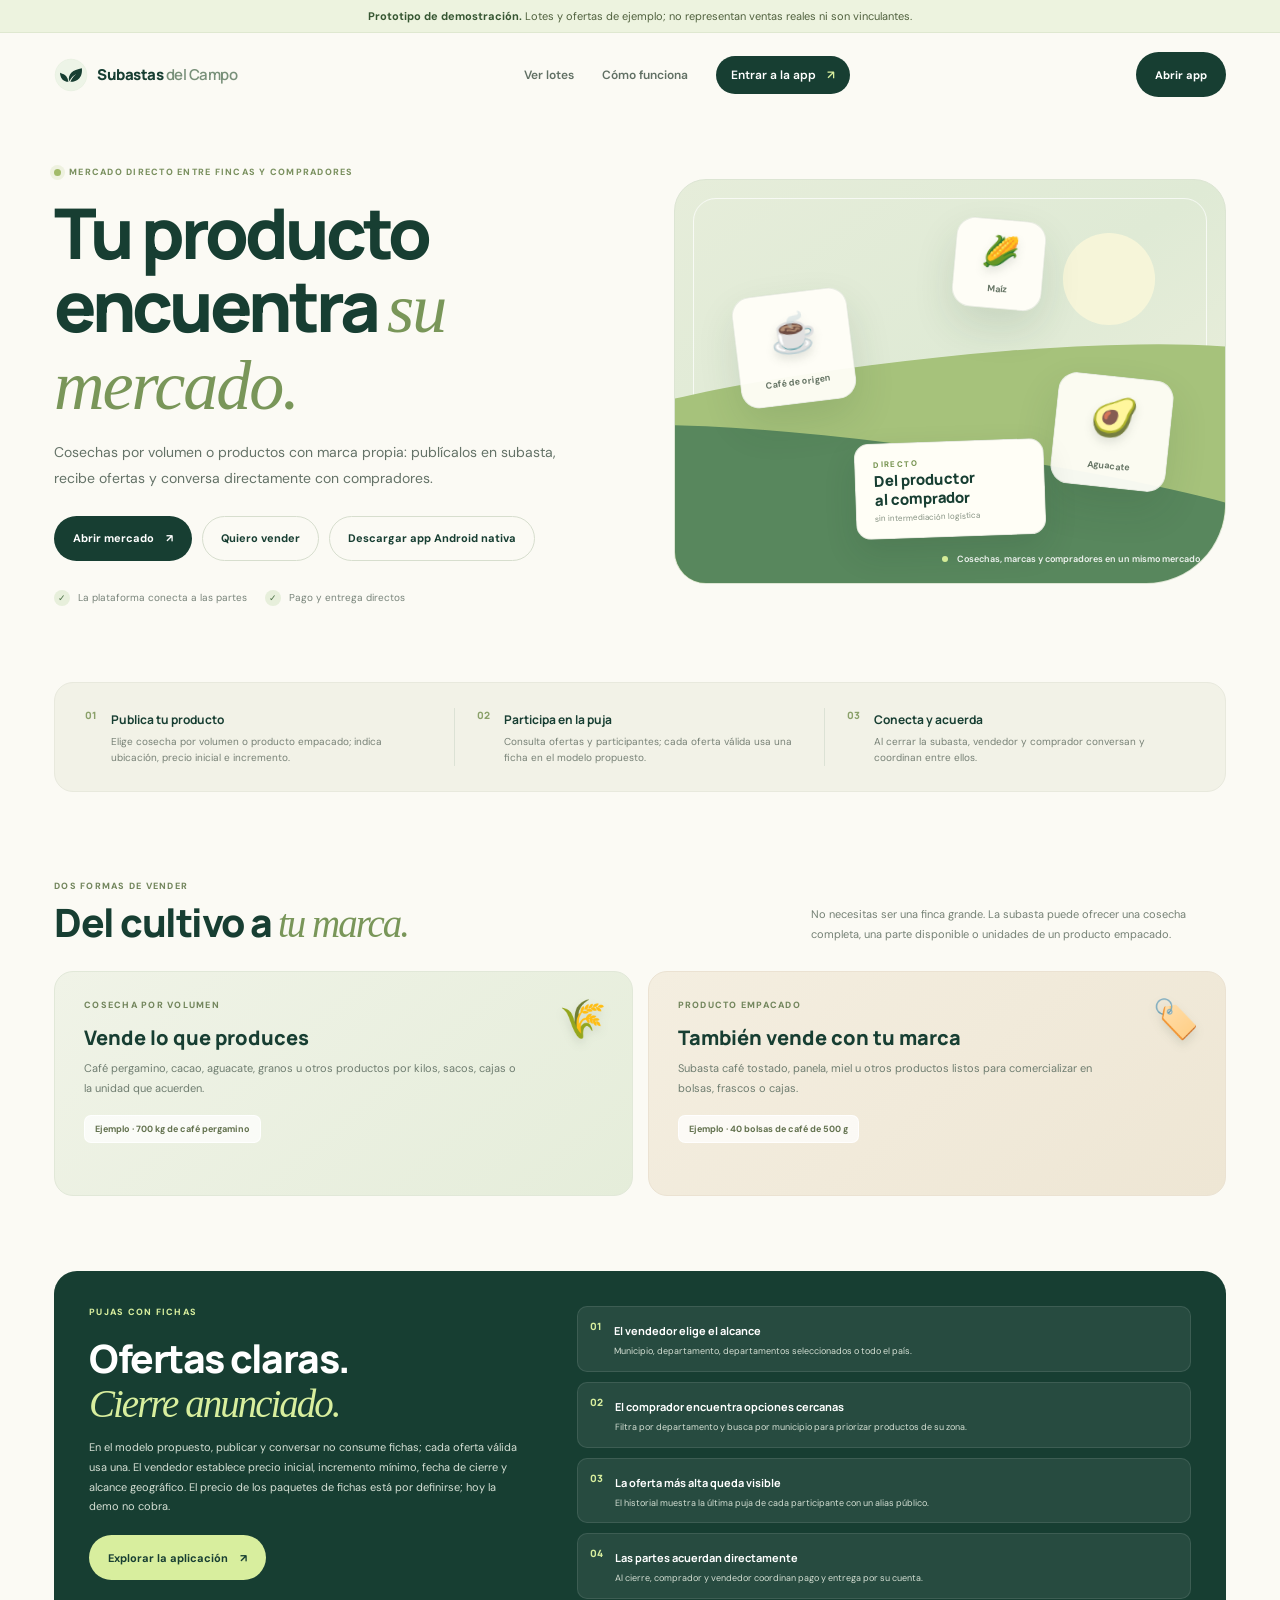
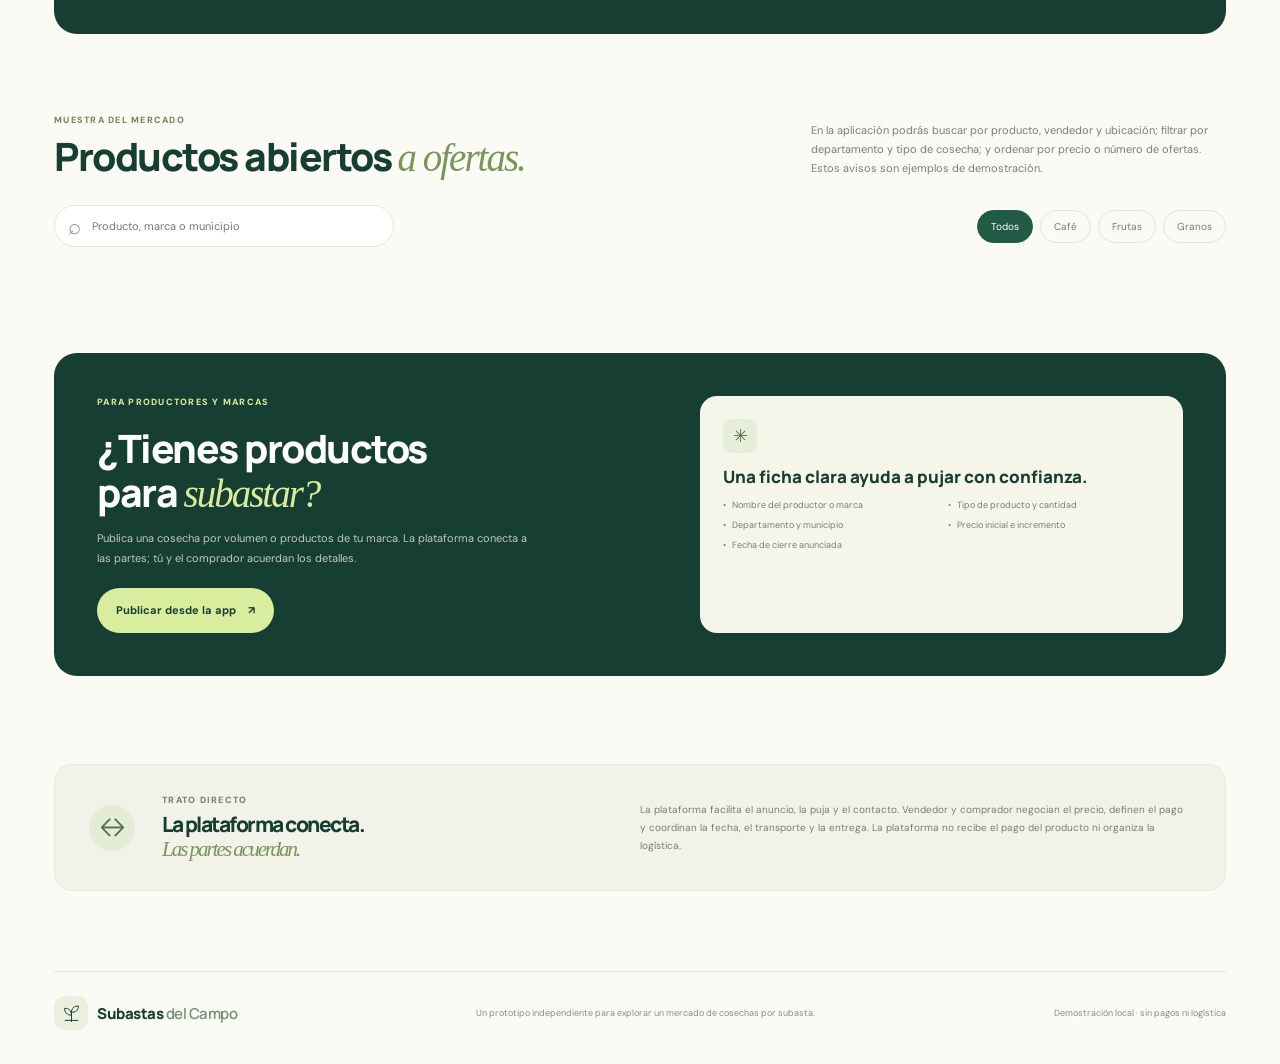
<file: subastas/index.html>
<!doctype html>
<html lang="es">
<head>
  <meta charset="utf-8">
  <meta name="viewport" content="width=device-width, initial-scale=1">
  <meta name="theme-color" content="#173e32">
  <meta name="description" content="Prototipo de subastas rurales para conectar productores del campo con compradores, sin custodiar pagos ni operar entregas.">
  <title>Subastas del Campo | Mercado directo de cosechas</title>
  <link rel="stylesheet" href="styles-market-v2.css">
<link rel="stylesheet" href="responsive.css">
  <script src="app.js?v=prototype-1" defer></script>
</head>
<body>
  <div class="demo-ribbon"><strong>Prototipo de demostración.</strong> Lotes y ofertas de ejemplo; no representan ventas reales ni son vinculantes.</div>
  <header class="topbar">
    <a class="wordmark" href="#inicio" aria-label="Subastas del Campo, inicio"><span class="brand-mark" aria-hidden="true" style="padding:0;overflow:hidden;background:transparent;"><img src="logo-circle.svg" alt="Logo" width="34" height="34" style="border-radius:50%;"></span><span>Subastas<span class="wordmark-soft"> del Campo</span></span></a>
    <nav class="topnav" aria-label="Navegación principal"><a href="#lotes">Ver lotes</a><a href="#como-funciona">Cómo funciona</a><a class="nav-publish" href="app.html">Entrar a la app <span aria-hidden="true">↗</span></a></nav>
    <a class="button button-primary" href="app.html">Abrir app</a>
  </header>

  <main id="inicio">
    <section class="hero">
      <div class="hero-copy">
        <p class="eyebrow"><span class="eyebrow-dot"></span> Mercado directo entre fincas y compradores</p>
        <h1>Tu producto<br>encuentra <em>su mercado.</em></h1>
        <p class="hero-lead">Cosechas por volumen o productos con marca propia: publícalos en subasta, recibe ofertas y conversa directamente con compradores.</p>
        <div class="hero-actions"><a class="button button-primary" href="app.html">Abrir mercado <span aria-hidden="true">↗</span></a><a class="button button-secondary" href="#publicar">Quiero vender</a><a class="button button-secondary" href="https://github.com/Maoferro/mi-web-render/releases/download/v0.2.0-native-preview/app-release.apk">Descargar app Android nativa</a></div>
        <div class="hero-promises"><span><i>✓</i> La plataforma conecta a las partes</span><span><i>✓</i> Pago y entrega directos</span></div>
      </div>
      <div class="hero-visual" aria-label="Ilustración de una cosecha lista para ofrecer en subasta">
        <div class="sun"></div><div class="hill hill-back"></div><div class="hill hill-front"></div>
        <div class="produce-card produce-one"><span>☕</span><small>Café de origen</small></div>
        <div class="produce-card produce-two"><span>🥑</span><small>Aguacate</small></div>
        <div class="produce-card produce-three"><span>🌽</span><small>Maíz</small></div>
        <div class="market-stamp"><span>DIRECTO</span><strong>Del productor<br>al comprador</strong><i>sin intermediación logística</i></div>
        <div class="hero-caption"><span class="live-dot"></span> Cosechas, marcas y compradores en un mismo mercado</div>
      </div>
    </section>

    <section class="how-strip" id="como-funciona" aria-label="Cómo funciona la plataforma">
      <article><span class="step-no">01</span><div><strong>Publica tu producto</strong><p>Elige cosecha por volumen o producto empacado; indica ubicación, precio inicial e incremento.</p></div></article>
      <article><span class="step-no">02</span><div><strong>Participa en la puja</strong><p>Consulta ofertas y participantes; cada oferta válida usa una ficha en el modelo propuesto.</p></div></article>
      <article><span class="step-no">03</span><div><strong>Conecta y acuerda</strong><p>Al cerrar la subasta, vendedor y comprador conversan y coordinan entre ellos.</p></div></article>
    </section>

    <section class="offer-types" aria-labelledby="offer-types-title">
      <div class="section-heading"><div><p class="eyebrow eyebrow-dark">Dos formas de vender</p><h2 id="offer-types-title">Del cultivo a <em>tu marca.</em></h2></div><p>No necesitas ser una finca grande. La subasta puede ofrecer una cosecha completa, una parte disponible o unidades de un producto empacado.</p></div>
      <div class="offer-type-grid"><article class="offer-type-card bulk"><span class="offer-type-emoji">🌾</span><p class="eyebrow eyebrow-dark">COSECHA POR VOLUMEN</p><h3>Vende lo que produces</h3><p>Café pergamino, cacao, aguacate, granos u otros productos por kilos, sacos, cajas o la unidad que acuerden.</p><span class="type-example">Ejemplo · 700 kg de café pergamino</span></article><article class="offer-type-card branded"><span class="offer-type-emoji">🏷️</span><p class="eyebrow eyebrow-dark">PRODUCTO EMPACADO</p><h3>También vende con tu marca</h3><p>Subasta café tostado, panela, miel u otros productos listos para comercializar en bolsas, frascos o cajas.</p><span class="type-example">Ejemplo · 40 bolsas de café de 500 g</span></article></div>
    </section>

    <section class="auction-model" aria-label="Cómo funcionan las fichas y el cierre de subastas"><div class="auction-model-copy"><p class="eyebrow">PUJAS CON FICHAS</p><h2>Ofertas claras.<br><em>Cierre anunciado.</em></h2><p>En el modelo propuesto, publicar y conversar no consume fichas; cada oferta válida usa una. El vendedor establece precio inicial, incremento mínimo, fecha de cierre y alcance geográfico. El precio de los paquetes de fichas está por definirse; hoy la demo no cobra.</p><a class="button button-light" href="app.html">Explorar la aplicación <span aria-hidden="true">↗</span></a></div><div class="auction-steps"><article><span>01</span><div><strong>El vendedor elige el alcance</strong><p>Municipio, departamento, departamentos seleccionados o todo el país.</p></div></article><article><span>02</span><div><strong>El comprador encuentra opciones cercanas</strong><p>Filtra por departamento y busca por municipio para priorizar productos de su zona.</p></div></article><article><span>03</span><div><strong>La oferta más alta queda visible</strong><p>El historial muestra la última puja de cada participante con un alias público.</p></div></article><article><span>04</span><div><strong>Las partes acuerdan directamente</strong><p>Al cierre, comprador y vendedor coordinan pago y entrega por su cuenta.</p></div></article></div></section>

    <section class="market-section" id="lotes">
      <div class="section-heading">
        <div><p class="eyebrow eyebrow-dark">Muestra del mercado</p><h2>Productos abiertos <em>a ofertas.</em></h2></div>
        <p>En la aplicación podrás buscar por producto, vendedor y ubicación; filtrar por departamento y tipo de cosecha; y ordenar por precio o número de ofertas. Estos avisos son ejemplos de demostración.</p>
      </div>
      <div class="market-controls">
        <label class="searchbox"><span aria-hidden="true">⌕</span><input id="lot-search" type="search" placeholder="Producto, marca o municipio" aria-label="Buscar lotes"></label>
        <div class="category-tabs" role="group" aria-label="Filtrar por categoría">
          <button class="filter-chip active" type="button" data-category="Todos">Todos</button>
          <button class="filter-chip" type="button" data-category="Café">Café</button>
          <button class="filter-chip" type="button" data-category="Frutas">Frutas</button>
          <button class="filter-chip" type="button" data-category="Granos">Granos</button>
        </div>
      </div>
      <div class="lot-grid" id="lot-grid" aria-live="polite"></div>
      <p class="empty-state" id="empty-state" hidden>No encontramos lotes con esa búsqueda.</p>
    </section>

    <section class="publish-section" id="publicar">
      <div class="publish-copy"><p class="eyebrow">Para productores y marcas</p><h2>¿Tienes productos<br>para <em>subastar?</em></h2><p>Publica una cosecha por volumen o productos de tu marca. La plataforma conecta a las partes; tú y el comprador acuerdan los detalles.</p><a class="button button-light" href="app.html">Publicar desde la app <span aria-hidden="true">↗</span></a></div>
      <div class="publish-side"><div class="publish-icon" aria-hidden="true">✳</div><h3>Una ficha clara ayuda a pujar con confianza.</h3><ul><li>Nombre del productor o marca</li><li>Tipo de producto y cantidad</li><li>Departamento y municipio</li><li>Precio inicial e incremento</li><li>Fecha de cierre anunciada</li></ul></div>
    </section>

    <section class="direct-deal">
      <div class="deal-symbol" aria-hidden="true">↔</div>
      <div><p class="eyebrow eyebrow-dark">Trato directo</p><h2>La plataforma conecta.<br><em>Las partes acuerdan.</em></h2></div>
      <p>La plataforma facilita el anuncio, la puja y el contacto. Vendedor y comprador negocian el precio, definen el pago y coordinan la fecha, el transporte y la entrega. La plataforma no recibe el pago del producto ni organiza la logística.</p>
    </section>
  </main>

  <footer class="footer"><a class="wordmark" href="#inicio"><span class="brand-mark" aria-hidden="true"><svg viewBox="0 0 40 40"><path d="M20 34V16m0 7c-8 0-12-5-12-12 8 0 12 4 12 12Zm0-5c0-7 4-11 12-11 0 7-4 11-12 11Z"/><path d="M9 32h22"/></svg></span><span>Subastas<span class="wordmark-soft"> del Campo</span></span></a><p>Un prototipo independiente para explorar un mercado de cosechas por subasta.</p><span class="footer-note">Demostración local · sin pagos ni logística</span></footer>

  <dialog class="modal" id="publish-modal" aria-labelledby="publish-title">
    <form class="modal-card" id="publish-form">
      <div class="modal-head"><div><p class="eyebrow eyebrow-dark">Nueva publicación · demostración</p><h2 id="publish-title">Describe tu lote</h2></div><button class="icon-button" type="button" data-close="publish-modal" aria-label="Cerrar">×</button></div>
      <div class="form-grid">
        <label class="field field-wide">Nombre del producto<input name="title" required maxlength="70" placeholder="Ej. Café pergamino seco"></label>
        <label class="field">Categoría<select name="category" required><option value="Café">Café</option><option value="Frutas">Frutas</option><option value="Granos">Granos</option><option value="Otros">Otros</option></select></label>
        <label class="field">Municipio<input name="location" required maxlength="50" placeholder="Ej. Líbano, Tolima"></label>
        <label class="field">Cantidad<input name="quantity" required maxlength="30" placeholder="Ej. 800 kg"></label>
        <label class="field">Precio mínimo (COP)<input name="minimum" type="number" min="1000" step="1000" required placeholder="0"></label>
        <label class="field field-wide">Calidad y condiciones<textarea name="details" rows="3" maxlength="220" placeholder="Variedad, cosecha, calidad, disponibilidad y recogida"></textarea></label>
      </div>
      <p class="form-note">La publicación se guarda únicamente en este dispositivo. Aún no se envía a otros usuarios.</p>
      <div class="modal-actions"><button class="button button-secondary" type="button" data-close="publish-modal">Cancelar</button><button class="button button-primary" type="submit">Guardar ejemplo</button></div>
    </form>
  </dialog>

  <dialog class="modal" id="lot-modal" aria-labelledby="lot-modal-title">
    <form class="modal-card" id="bid-form">
      <div class="modal-head"><div><p class="eyebrow eyebrow-dark" id="bid-category">Lote de muestra</p><h2 id="lot-modal-title">Haz una oferta de ejemplo</h2></div><button class="icon-button" type="button" data-close="lot-modal" aria-label="Cerrar">×</button></div>
      <p class="modal-lot-summary" id="lot-modal-summary"></p>
      <label class="field">Tu oferta en pesos colombianos<input name="offer" type="number" min="1000" step="1000" required></label>
      <p class="form-note">Esta oferta es una demostración local, no se notifica al productor y no genera una obligación comercial.</p>
      <div class="modal-actions"><button class="button button-secondary" type="button" data-close="lot-modal">Cancelar</button><button class="button button-primary" type="submit">Registrar oferta de prueba</button></div>
    </form>
  </dialog>
  <div class="toast" id="toast" role="status" aria-live="polite"></div>
</body>
</html>
</file>
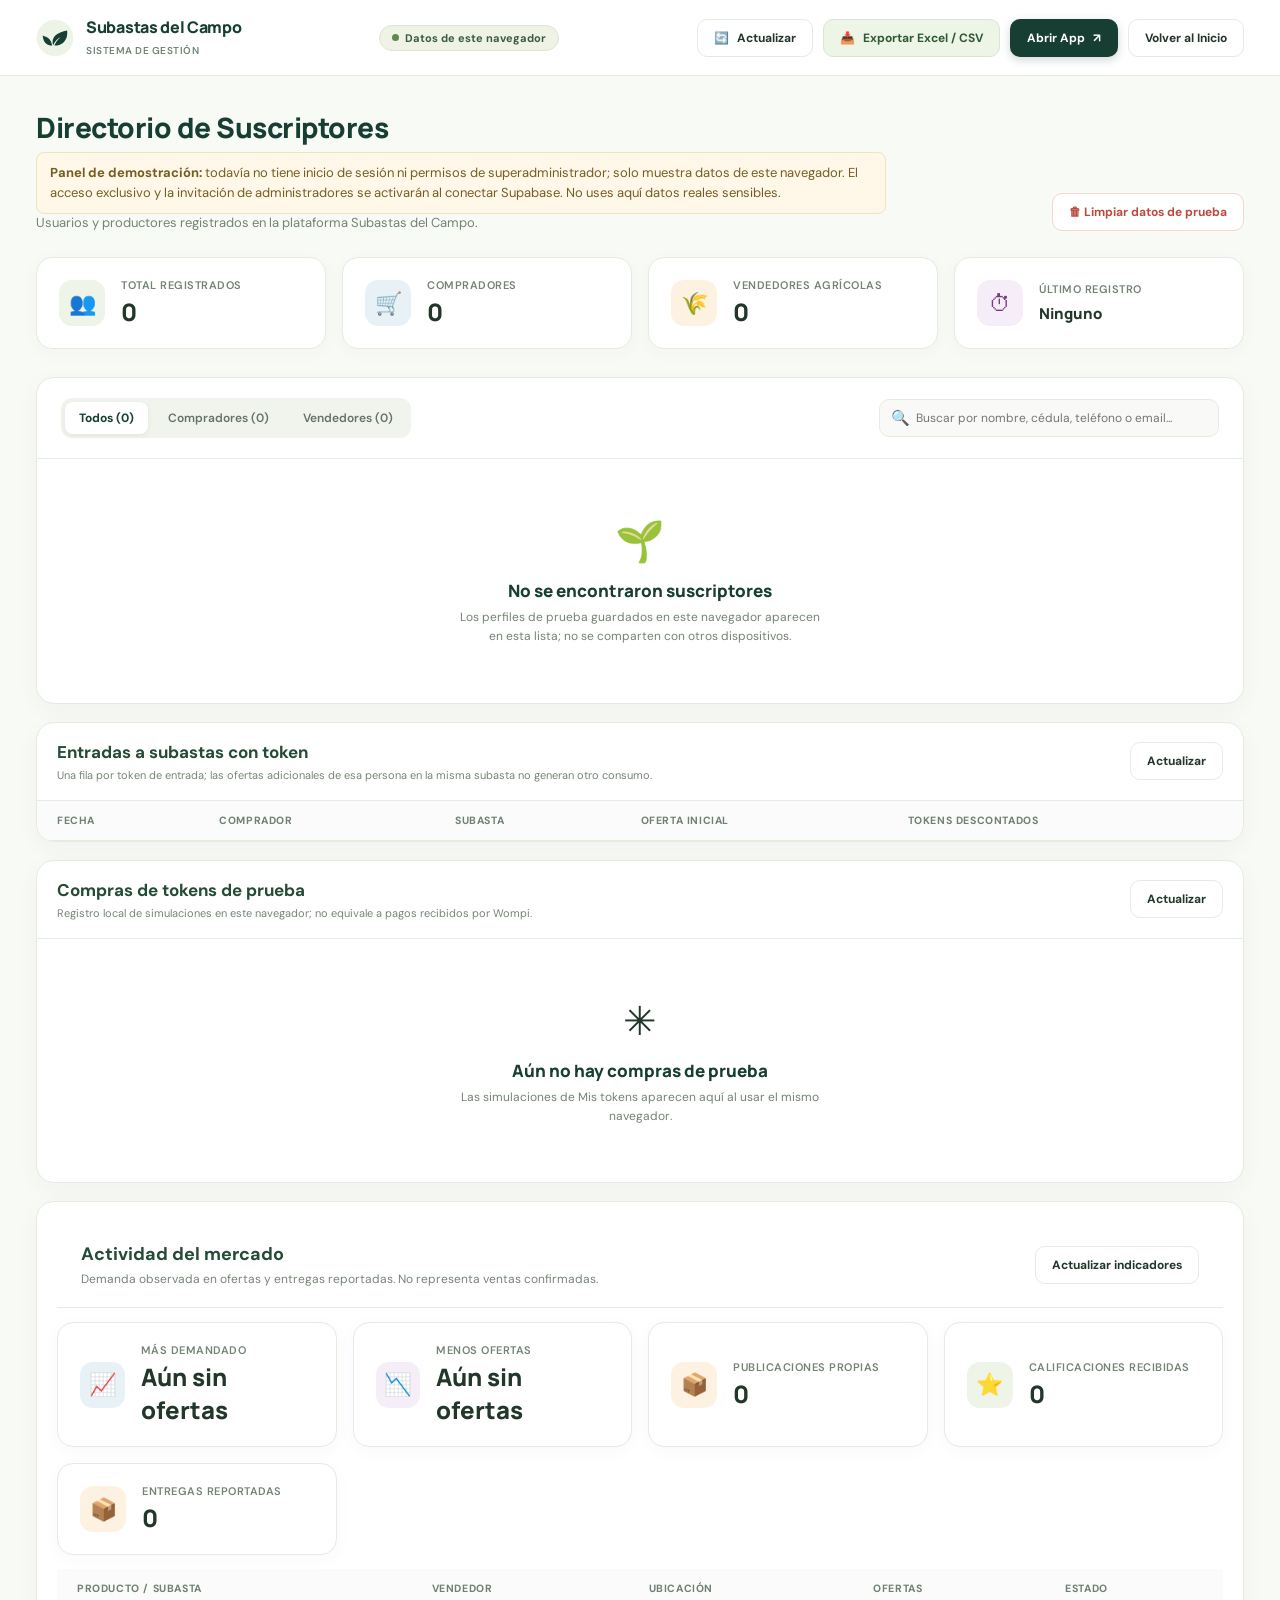
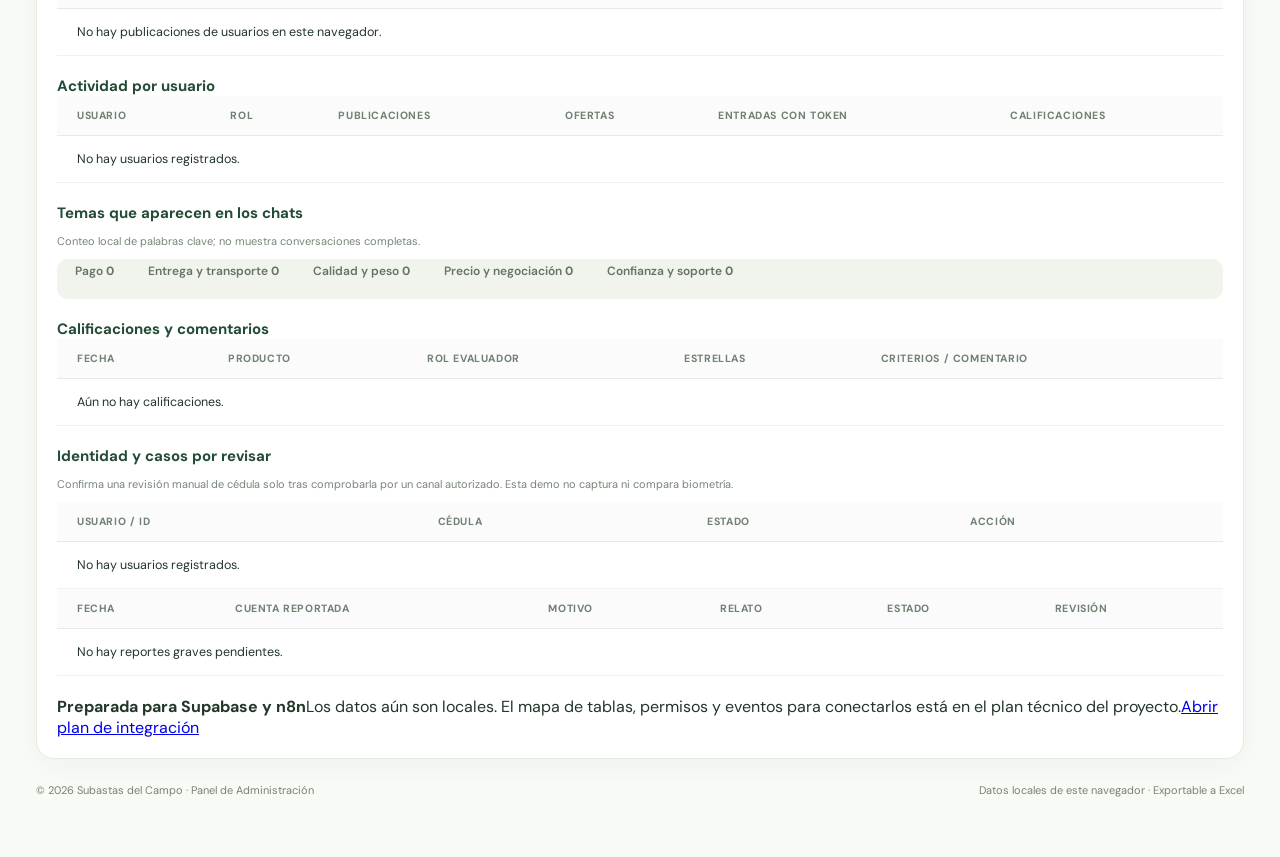
<file: subastas/admin.html>
<!doctype html>
<html lang="es">
<head>
  <meta charset="utf-8">
  <meta name="viewport" content="width=device-width, initial-scale=1">
  <meta name="theme-color" content="#173e32">
  <title>Panel de Administración | Subastas del Campo</title>
  <link rel="stylesheet" href="https://fonts.googleapis.com/css2?family=DM+Sans:wght@400;500;600;700&family=Manrope:wght@500;600;700;800&display=swap">
  <style>
    :root {
      --green: #173e32;
      --green-dark: #0f2b23;
      --green-light: #245944;
      --leaf: #88a85f;
      --leaf-soft: #edf4e7;
      --bg: #f8faf6;
      --card-bg: #ffffff;
      --line: #e6ebdf;
      --text: #23362a;
      --muted: #738374;
      --gold: #ba8b43;
      --gold-soft: #fbf5e8;
      --red: #b94b3e;
      --red-soft: #fdf0ed;
      --sans: 'DM Sans', sans-serif;
      --display: 'Manrope', sans-serif;
    }

    * { box-sizing: border-box; }
    body {
      margin: 0;
      background: var(--bg);
      color: var(--text);
      font-family: var(--sans);
      -webkit-font-smoothing: antialiased;
      min-height: 100vh;
    }

    /* Barra Superior */
    .admin-topbar {
      display: flex;
      align-items: center;
      justify-content: space-between;
      gap: 16px;
      padding: 16px 36px;
      background: #ffffff;
      border-bottom: 1px solid var(--line);
      position: sticky;
      top: 0;
      z-index: 100;
    }

    .brand-wrap {
      display: flex;
      align-items: center;
      gap: 12px;
      text-decoration: none;
    }

    .brand-badge {
      display: grid;
      place-items: center;
      width: 38px;
      height: 38px;
      background: var(--leaf-soft);
      border-radius: 12px;
      font-size: 20px;
    }

    .brand-text strong {
      display: block;
      color: var(--green);
      font-family: var(--display);
      font-size: 16px;
      font-weight: 800;
      letter-spacing: -0.3px;
    }

    .brand-text small {
      color: var(--muted);
      font-size: 10px;
      font-weight: 600;
      letter-spacing: 0.5px;
      text-transform: uppercase;
    }

    .admin-pill {
      display: inline-flex;
      align-items: center;
      gap: 6px;
      padding: 5px 12px;
      background: #eef3e6;
      color: #3b5a45;
      border: 1px solid #dce6d3;
      border-radius: 99px;
      font-size: 11px;
      font-weight: 700;
    }

    .admin-pill .dot {
      width: 7px;
      height: 7px;
      background: #5d8a4e;
      border-radius: 50%;
    }

    .topbar-actions {
      display: flex;
      align-items: center;
      gap: 10px;
    }

    .btn {
      display: inline-flex;
      align-items: center;
      justify-content: center;
      gap: 8px;
      height: 38px;
      padding: 0 16px;
      border-radius: 10px;
      font-family: var(--sans);
      font-size: 12px;
      font-weight: 700;
      cursor: pointer;
      text-decoration: none;
      transition: all 0.2s ease;
      border: 1px solid transparent;
    }

    .btn-primary {
      background: var(--green);
      color: #ffffff;
      box-shadow: 0 3px 10px rgba(23, 62, 50, 0.2);
    }

    .btn-primary:hover {
      background: var(--green-light);
      transform: translateY(-1px);
    }

    .btn-secondary {
      background: #ffffff;
      color: var(--text);
      border-color: var(--line);
    }

    .btn-secondary:hover {
      background: #f1f4ec;
      border-color: #d8dfd0;
    }

    .btn-export {
      background: #edf5e6;
      color: #2e5936;
      border-color: #d9e6ce;
    }

    .btn-export:hover {
      background: #e0eed4;
    }

    /* Contenedor Principal */
    .admin-container {
      max-width: 1280px;
      margin: 0 auto;
      padding: 32px 36px 60px;
    }

    /* Encabezado de Sección */
    .page-head {
      display: flex;
      justify-content: space-between;
      align-items: flex-end;
      gap: 20px;
      margin-bottom: 26px;
    }

    .page-head h1 {
      margin: 0 0 6px;
      color: var(--green);
      font-family: var(--display);
      font-size: 28px;
      font-weight: 800;
      letter-spacing: -0.5px;
    }

    .page-head p {
      margin: 0;
      color: var(--muted);
      font-size: 13px;
    }

    /* Tarjetas de Métricas (KPIs) */
    .metrics-grid {
      display: grid;
      grid-template-columns: repeat(4, 1fr);
      gap: 16px;
      margin-bottom: 28px;
    }

    .metric-card {
      display: flex;
      align-items: center;
      gap: 16px;
      padding: 20px 22px;
      background: #ffffff;
      border: 1px solid var(--line);
      border-radius: 16px;
      box-shadow: 0 4px 18px rgba(23, 62, 50, 0.03);
    }

    .metric-icon {
      display: grid;
      place-items: center;
      width: 46px;
      height: 46px;
      border-radius: 13px;
      font-size: 22px;
    }

    .metric-icon.total { background: #eef4e7; color: #43663a; }
    .metric-icon.buyers { background: #e8f2f6; color: #326980; }
    .metric-icon.sellers { background: #fdf2e2; color: #a5712e; }
    .metric-icon.recent { background: #f5edf7; color: #763b82; }

    .metric-info small {
      display: block;
      color: var(--muted);
      font-size: 11px;
      font-weight: 600;
      text-transform: uppercase;
      letter-spacing: 0.5px;
    }

    .metric-info strong {
      display: block;
      margin-top: 3px;
      color: var(--text);
      font-family: var(--display);
      font-size: 24px;
      font-weight: 800;
    }

    /* Panel Central con Tabla */
    .data-panel {
      background: #ffffff;
      border: 1px solid var(--line);
      border-radius: 18px;
      box-shadow: 0 6px 24px rgba(23, 62, 50, 0.04);
      overflow: hidden;
    }

    /* Barra de Herramientas de la Tabla */
    .panel-toolbar {
      display: flex;
      align-items: center;
      justify-content: space-between;
      gap: 16px;
      padding: 20px 24px;
      border-bottom: 1px solid var(--line);
      flex-wrap: wrap;
    }

    .filter-tabs {
      display: flex;
      gap: 6px;
      background: #f1f4ec;
      padding: 4px;
      border-radius: 11px;
    }

    .filter-tab {
      height: 32px;
      padding: 0 14px;
      background: transparent;
      border: 0;
      color: #637365;
      font-family: var(--sans);
      font-size: 12px;
      font-weight: 600;
      border-radius: 8px;
      cursor: pointer;
      transition: all 0.15s ease;
    }

    .filter-tab.active {
      background: #ffffff;
      color: var(--green);
      font-weight: 700;
      box-shadow: 0 2px 6px rgba(0, 0, 0, 0.06);
    }

    .search-box {
      position: relative;
      display: flex;
      align-items: center;
      width: min(340px, 100%);
    }

    .search-box span {
      position: absolute;
      left: 12px;
      color: #8c9b8c;
      font-size: 15px;
    }

    .search-box input {
      width: 100%;
      height: 38px;
      padding: 0 14px 0 36px;
      background: #f9faf7;
      border: 1.5px solid var(--line);
      border-radius: 10px;
      font-family: var(--sans);
      font-size: 12px;
      outline: none;
      transition: all 0.2s ease;
    }

    .search-box input:focus {
      background: #ffffff;
      border-color: var(--green);
      box-shadow: 0 0 0 3px rgba(23, 62, 50, 0.1);
    }

    /* Tabla */
    .table-responsive {
      overflow-x: auto;
      width: 100%;
    }

    table {
      width: 100%;
      border-collapse: collapse;
      text-align: left;
      font-size: 12.5px;
    }

    thead th {
      padding: 13px 20px;
      color: #708072;
      background: #fafbfa;
      font-size: 10.5px;
      font-weight: 700;
      letter-spacing: 0.6px;
      text-transform: uppercase;
      border-bottom: 1px solid var(--line);
      white-space: nowrap;
    }

    tbody tr {
      border-bottom: 1px solid #f0f3eb;
      transition: background 0.15s ease;
    }

    tbody tr:hover {
      background: #fbfdf9;
    }

    tbody td {
      padding: 15px 20px;
      vertical-align: middle;
      color: var(--text);
    }

    /* Elementos dentro de las filas */
    .user-cell {
      display: flex;
      align-items: center;
      gap: 12px;
    }

    .user-avatar {
      display: grid;
      place-items: center;
      width: 36px;
      height: 36px;
      background: #edf3e6;
      color: var(--green);
      border-radius: 50%;
      font-weight: 800;
      font-size: 13px;
      flex-shrink: 0;
      overflow: hidden;
    }
    .user-avatar img { width: 100%; height: 100%; object-fit: cover; border-radius: 50%; display: block; }

    .user-name-box strong {
      display: block;
      color: #1b2f23;
      font-weight: 700;
      font-size: 13px;
    }

    .user-name-box small {
      display: block;
      color: var(--muted);
      font-size: 11px;
    }

    /* Badges de Rol */
    .role-badge {
      display: inline-flex;
      align-items: center;
      gap: 5px;
      padding: 4px 10px;
      border-radius: 99px;
      font-size: 11px;
      font-weight: 700;
    }

    .role-badge.buyer {
      background: #e8f4f8;
      color: #27627a;
    }

    .role-badge.seller {
      background: #fdf3e2;
      color: #9d6824;
    }

    .contact-link {
      color: var(--text);
      text-decoration: none;
      display: inline-flex;
      align-items: center;
      gap: 6px;
      transition: color 0.15s;
    }

    .contact-link:hover {
      color: var(--green);
    }

    .wa-btn {
      display: inline-flex;
      align-items: center;
      gap: 5px;
      padding: 4px 9px;
      background: #e8f7ea;
      color: #1f7a32;
      border: 1px solid #d2edd6;
      border-radius: 7px;
      font-size: 11px;
      font-weight: 700;
      text-decoration: none;
      transition: background 0.15s;
    }

    .wa-btn:hover {
      background: #daf2dc;
    }

    .action-btn {
      width: 30px;
      height: 30px;
      border-radius: 8px;
      border: 1px solid var(--line);
      background: #ffffff;
      color: #8c988c;
      cursor: pointer;
      display: inline-grid;
      place-items: center;
      transition: all 0.15s ease;
    }

    .action-btn:hover {
      color: var(--red);
      background: var(--red-soft);
      border-color: #f7d2cc;
    }

    /* Estado Vacío */
    .empty-state {
      padding: 56px 20px;
      text-align: center;
    }

    .empty-icon {
      font-size: 40px;
      margin-bottom: 12px;
    }

    .empty-state h3 {
      margin: 0 0 6px;
      color: var(--green);
      font-family: var(--display);
      font-size: 17px;
      font-weight: 800;
    }

    .empty-state p {
      margin: 0 auto;
      max-width: 360px;
      color: var(--muted);
      font-size: 12px;
      line-height: 1.6;
    }

    /* Pie de página */
    .admin-footer {
      display: flex;
      justify-content: space-between;
      align-items: center;
      padding: 24px 0 0;
      color: var(--muted);
      font-size: 11px;
    }

    /* Responsive */
    @media (max-width: 900px) {
      .metrics-grid {
        grid-template-columns: repeat(2, 1fr);
      }
      .admin-topbar {
        padding: 12px 18px;
      }
      .admin-container {
        padding: 20px 18px 40px;
      }
    }

    @media (max-width: 600px) {
      .metrics-grid {
        grid-template-columns: 1fr;
      }
      .page-head {
        flex-direction: column;
        align-items: flex-start;
      }
      .panel-toolbar {
        flex-direction: column;
        align-items: stretch;
      }
      .search-box {
        width: 100%;
      }
    }
  </style>
</head>
<body>

  <!-- Barra Superior -->
  <header class="admin-topbar">
    <a class="brand-wrap" href="index.html">
      <div class="brand-badge" style="padding:0;overflow:hidden;background:transparent;"><img src="logo-circle.svg" alt="Logo" width="38" height="38"></div>
      <div class="brand-text">
        <strong>Subastas del Campo</strong>
        <small>Sistema de Gestión</small>
      </div>
    </a>

    <div class="admin-pill" id="sync-status-pill">
      <span class="dot"></span>
      <span id="sync-status-text">Datos de este navegador</span>
    </div>

    <div class="topbar-actions">
      <button class="btn btn-secondary" id="refresh-data-btn" title="Refrescar lista en vivo">
        <span>🔄</span>
        <span>Actualizar</span>
      </button>
      <button class="btn btn-export" id="export-csv-btn">
        <span>📥</span>
        <span>Exportar Excel / CSV</span>
      </button>
      <a href="app.html" class="btn btn-primary" target="_blank" title="Abrir la aplicación">
        <span>Abrir App</span>
        <span>↗</span>
      </a>
      <a href="index.html" class="btn btn-secondary">Volver al Inicio</a>
    </div>
  </header>

  <!-- Contenedor Principal -->
  <main class="admin-container">
    <div class="page-head">
      <div>
        <h1>Directorio de Suscriptores</h1>
        <p style="max-width:850px;padding:10px 13px;color:#765d24;background:#fff8e8;border:1px solid #efe2bf;border-radius:8px;line-height:1.55;"><strong>Panel de demostración:</strong> todavía no tiene inicio de sesión ni permisos de superadministrador; solo muestra datos de este navegador. El acceso exclusivo y la invitación de administradores se activarán al conectar Supabase. No uses aquí datos reales sensibles.</p>
        <p>Usuarios y productores registrados en la plataforma Subastas del Campo.</p>
      </div>
      <div>
        <button class="btn btn-secondary" id="clear-demo-btn" style="color:#b94b3e;border-color:#f4d5d0;">
          🗑 Limpiar datos de prueba
        </button>
      </div>
    </div>

    <!-- Métricas / KPIs -->
    <section class="metrics-grid" aria-label="Estadísticas de usuarios">
      <article class="metric-card">
        <div class="metric-icon total">👥</div>
        <div class="metric-info">
          <small>Total Registrados</small>
          <strong id="metric-total">0</strong>
        </div>
      </article>

      <article class="metric-card">
        <div class="metric-icon buyers">🛒</div>
        <div class="metric-info">
          <small>Compradores</small>
          <strong id="metric-buyers">0</strong>
        </div>
      </article>

      <article class="metric-card">
        <div class="metric-icon sellers">🌾</div>
        <div class="metric-info">
          <small>Vendedores Agrícolas</small>
          <strong id="metric-sellers">0</strong>
        </div>
      </article>

      <article class="metric-card">
        <div class="metric-icon recent">⏱</div>
        <div class="metric-info">
          <small>Último Registro</small>
          <strong id="metric-latest" style="font-size:15px;margin-top:7px;">Ninguno</strong>
        </div>
      </article>
    </section>

    <!-- Panel de Tabla -->
    <section class="data-panel">
      <!-- Toolbar de Filtros y Búsqueda -->
      <div class="panel-toolbar">
        <div class="filter-tabs">
          <button class="filter-tab active" data-filter="all">Todos (<span id="count-all">0</span>)</button>
          <button class="filter-tab" data-filter="comprador">Compradores (<span id="count-buyers">0</span>)</button>
          <button class="filter-tab" data-filter="vendedor">Vendedores (<span id="count-sellers">0</span>)</button>
        </div>

        <div class="search-box">
          <span>🔍</span>
          <input type="search" id="search-input" placeholder="Buscar por nombre, cédula, teléfono o email...">
        </div>
      </div>

      <!-- Tabla de Datos -->
      <div class="table-responsive">
        <table id="subscribers-table">
          <thead>
            <tr>
              <th>Usuario</th>
              <th>Cédula / ID</th>
              <th>WhatsApp / Teléfono</th>
              <th>Email</th>
              <th>Tipo de Usuario</th>
              <th>Tokens (cortesía / saldo)</th>
              <th>Fecha de Registro</th>
              <th style="text-align:right;">Acciones</th>
            </tr>
          </thead>
          <tbody id="subscribers-body">
            <!-- Filas dinámicas -->
          </tbody>
        </table>
      </div>

      <!-- Estado Vacío -->
      <div class="empty-state" id="empty-state" hidden>
        <div class="empty-icon">🌱</div>
        <h3>No se encontraron suscriptores</h3>
        <p>Los perfiles de prueba guardados en este navegador aparecen en esta lista; no se comparten con otros dispositivos.</p>
      </div>
    </section>

    <section class="data-panel" style="margin-top:18px;">
      <div class="panel-toolbar" style="padding:18px 20px;">
        <div><h2 style="margin:0;color:#244b35;font-size:17px;">Entradas a subastas con token</h2><p style="margin:5px 0 0;color:#778577;font-size:11px;">Una fila por token de entrada; las ofertas adicionales de esa persona en la misma subasta no generan otro consumo.</p></div>
        <button class="btn btn-secondary" id="refresh-token-usage" type="button">Actualizar</button>
      </div>
      <div class="table-responsive"><table id="token-usage-table"><thead><tr><th>Fecha</th><th>Comprador</th><th>Subasta</th><th>Oferta inicial</th><th>Tokens descontados</th></tr></thead><tbody id="token-usage-body"></tbody></table></div>
      <div class="empty-state" id="token-usage-empty" hidden><div class="empty-icon">✳</div><h3>Aún no hay entradas con token</h3><p>Las entradas registradas en este navegador aparecerán aquí.</p></div>
    </section>

    <section class="data-panel" style="margin-top:18px;">
      <div class="panel-toolbar" style="padding:18px 20px;">
        <div><h2 style="margin:0;color:#244b35;font-size:17px;">Compras de tokens de prueba</h2><p style="margin:5px 0 0;color:#778577;font-size:11px;">Registro local de simulaciones en este navegador; no equivale a pagos recibidos por Wompi.</p></div>
        <button class="btn btn-secondary" id="refresh-token-purchases" type="button">Actualizar</button>
      </div>
      <div class="table-responsive"><table id="token-purchases-table"><thead><tr><th>Fecha</th><th>Usuario</th><th>Paquete</th><th>Medio de prueba</th><th>Valor simulado</th><th>Estado</th></tr></thead><tbody id="token-purchases-body"></tbody></table></div>
      <div class="empty-state" id="token-purchases-empty" hidden><div class="empty-icon">✳</div><h3>Aún no hay compras de prueba</h3><p>Las simulaciones de Mis tokens aparecen aquí al usar el mismo navegador.</p></div>
    </section>

    <section class="data-panel" style="margin-top:18px;padding:20px;">
      <div class="panel-toolbar"><div><h2 style="margin:0;color:#244b35;font-size:18px;">Actividad del mercado</h2><p style="margin:5px 0 0;color:#778577;font-size:12px;">Demanda observada en ofertas y entregas reportadas. No representa ventas confirmadas.</p></div><button class="btn btn-secondary" id="refresh-insights" type="button">Actualizar indicadores</button></div>
      <div class="metrics-grid" style="margin:14px 0;">
        <article class="metric-card"><div class="metric-icon buyers">📈</div><div class="metric-info"><small>Más demandado</small><strong id="insight-most">Sin datos</strong></div></article>
        <article class="metric-card"><div class="metric-icon recent">📉</div><div class="metric-info"><small>Menos ofertas</small><strong id="insight-least">Sin datos</strong></div></article>
        <article class="metric-card"><div class="metric-icon sellers">📦</div><div class="metric-info"><small>Publicaciones propias</small><strong id="insight-listings">0</strong></div></article>
        <article class="metric-card"><div class="metric-icon total">⭐</div><div class="metric-info"><small>Calificaciones recibidas</small><strong id="insight-ratings">0</strong></div></article>
        <article class="metric-card"><div class="metric-icon sellers">📦</div><div class="metric-info"><small>Entregas reportadas</small><strong id="insight-deliveries">0</strong></div></article>
      </div>
      <div class="table-responsive"><table id="insight-listings-table"><thead><tr><th>Producto / subasta</th><th>Vendedor</th><th>Ubicación</th><th>Ofertas</th><th>Estado</th></tr></thead><tbody id="insight-listings-body"></tbody></table></div>
      <div style="margin-top:20px;"><h3 style="margin:0;color:#244b35;font-size:15px;">Actividad por usuario</h3><div class="table-responsive"><table><thead><tr><th>Usuario</th><th>Rol</th><th>Publicaciones</th><th>Ofertas</th><th>Entradas con token</th><th>Calificaciones</th></tr></thead><tbody id="user-activity-body"></tbody></table></div></div>
      <div style="margin-top:20px;"><h3 style="margin:0;color:#244b35;font-size:15px;">Temas que aparecen en los chats</h3><p style="color:#778577;font-size:11px;">Conteo local de palabras clave; no muestra conversaciones completas.</p><div id="chat-keyword-insights" class="filter-tabs"></div></div>
      <div style="margin-top:20px;"><h3 style="margin:0;color:#244b35;font-size:15px;">Calificaciones y comentarios</h3><div class="table-responsive"><table><thead><tr><th>Fecha</th><th>Producto</th><th>Rol evaluador</th><th>Estrellas</th><th>Criterios / comentario</th></tr></thead><tbody id="admin-reviews-body"></tbody></table></div></div>
      <div style="margin-top:20px;"><h3 style="margin:0;color:#244b35;font-size:15px;">Identidad y casos por revisar</h3><p style="color:#778577;font-size:11px;">Confirma una revisión manual de cédula solo tras comprobarla por un canal autorizado. Esta demo no captura ni compara biometría.</p><div class="table-responsive"><table><thead><tr><th>Usuario / ID</th><th>Cédula</th><th>Estado</th><th>Acción</th></tr></thead><tbody id="identity-review-body"></tbody></table></div><div class="table-responsive"><table><thead><tr><th>Fecha</th><th>Cuenta reportada</th><th>Motivo</th><th>Relato</th><th>Estado</th><th>Revisión</th></tr></thead><tbody id="moderation-cases-body"></tbody></table></div></div>
      <div class="model-note" style="margin-top:20px;"><strong>Preparada para Supabase y n8n</strong><span>Los datos aún son locales. El mapa de tablas, permisos y eventos para conectarlos está en el plan técnico del proyecto.</span><a href="SUPABASE_N8N_INTEGRATION.md" target="_blank" rel="noopener">Abrir plan de integración</a></div>
    </section>

    <footer class="admin-footer">
      <span>© 2026 Subastas del Campo · Panel de Administración</span>
      <span>Datos locales de este navegador · Exportable a Excel</span>
    </footer>
  </main>

  <!-- Script del Panel de Administración -->
  <script>
    (function() {
      let subscribers = [];
      let currentFilter = 'all';
      let searchQuery = '';

      function loadData() {
        try {
          subscribers = JSON.parse(localStorage.getItem('subscribers') || '[]');
        } catch (e) {
          subscribers = [];
        }
      }

      function updateMetrics() {
        const total = subscribers.length;
        const buyers = subscribers.filter(s => s.role === 'comprador').length;
        const sellers = subscribers.filter(s => s.role === 'vendedor').length;

        document.getElementById('metric-total').textContent = total;
        document.getElementById('metric-buyers').textContent = buyers;
        document.getElementById('metric-sellers').textContent = sellers;

        document.getElementById('count-all').textContent = total;
        document.getElementById('count-buyers').textContent = buyers;
        document.getElementById('count-sellers').textContent = sellers;

        if (total > 0) {
          const last = subscribers[subscribers.length - 1];
          const lastDate = new Date(last.timestamp);
          document.getElementById('metric-latest').textContent = lastDate.toLocaleDateString('es-CO', {
            day: '2-digit', month: 'short', hour: '2-digit', minute: '2-digit'
          });
        } else {
          document.getElementById('metric-latest').textContent = 'Ninguno';
        }
      }

      function renderTable() {
        const tbody = document.getElementById('subscribers-body');
        const emptyState = document.getElementById('empty-state');
        const table = document.getElementById('subscribers-table');

        const filtered = subscribers.filter(sub => {
          // Filtro por Rol
          if (currentFilter !== 'all' && sub.role !== currentFilter) return false;

          // Filtro por Búsqueda
          if (searchQuery) {
            const q = searchQuery.toLowerCase();
            const fullName = `${sub.firstName || ''} ${sub.lastName || ''}`.toLowerCase();
            const businessName = (sub.businessName || '').toLowerCase();
            const username = (sub.username || '').toLowerCase();
            const idNumber = (sub.idNumber || '').toLowerCase();
            const email = (sub.email || '').toLowerCase();
            const phone = (sub.phone || '').toLowerCase();

            return fullName.includes(q) || businessName.includes(q) || username.includes(q) || idNumber.includes(q) || email.includes(q) || phone.includes(q);
          }
          return true;
        });

        if (filtered.length === 0) {
          tbody.innerHTML = '';
          emptyState.hidden = false;
          table.hidden = true;
          return;
        }

        emptyState.hidden = true;
        table.hidden = false;

        tbody.innerHTML = filtered.map(sub => {
          const initials = `${(sub.firstName || 'U')[0] || ''}${(sub.lastName || '')[0] || ''}`.toUpperCase() || 'U';
          const isSeller = sub.role === 'vendedor';
          const courtesyTokens = Number(sub.freeTokensGranted) || 0;
          const tokenBalance = Number(sub.tokenBalance) || 0;
          const avatar = sub.profilePhoto
            ? `<img src="${escapeHtml(sub.profilePhoto)}" alt="Foto de ${escapeHtml(sub.firstName || 'usuario')}" loading="lazy">`
            : initials;
          const roleLabel = isSeller ? 'Vendedor Agrícola' : 'Comprador';
          const roleClass = isSeller ? 'seller' : 'buyer';
          const roleIcon = isSeller ? '🌾' : '🛒';
          const registeredName = sub.publicName || sub.username && '@' + sub.username || sub.businessName || `${sub.firstName || ''} ${sub.lastName || ''}`.trim();
          const contactName = `${sub.firstName || ''} ${sub.lastName || ''}`.trim();
          const accountLabel = sub.accountType === 'negocio' ? 'Negocio u organización' : 'Cuenta personal';

          const phoneDigits = (sub.phone || '').replace(/\D/g, '');
          const waUrl = phoneDigits ? `https://wa.me/57${phoneDigits}` : '#';

          const dateStr = sub.timestamp ? new Date(sub.timestamp).toLocaleString('es-CO', {
            year: 'numeric', month: 'short', day: '2-digit', hour: '2-digit', minute: '2-digit'
          }) : 'Fecha no reg.';

          const updateStr = sub.updatedAt ? `
            <div style="font-size:10px;color:#2e6a37;margin-top:3px;font-weight:600;">
              ✎ Editado: ${new Date(sub.updatedAt).toLocaleString('es-CO', { day: '2-digit', month: 'short', hour: '2-digit', minute: '2-digit' })}
            </div>
          ` : '';

          const modifiedBadge = sub.updatedAt ? `
            <span style="display:inline-block;margin-left:6px;background:#e2eedb;color:#2c6b35;font-size:9.5px;padding:1px 6px;border-radius:4px;font-weight:700;">Modificado</span>
          ` : '';

          return `
            <tr>
              <td>
                <div class="user-cell">
                  <div class="user-avatar">${avatar}</div>
                  <div class="user-name-box">
                    <strong>${escapeHtml(registeredName || contactName || 'Usuario')} ${modifiedBadge}</strong>
                    <small>${escapeHtml(accountLabel)}${sub.username ? ` · @${escapeHtml(sub.username)}` : ''} · Contacto: ${escapeHtml(contactName || '—')} · ID: ${sub.id || '-'}</small>
                  </div>
                </div>
              </td>
              <td><strong>${escapeHtml(sub.idNumber || 'Sin cédula')}</strong></td>
              <td>
                ${phoneDigits ? `
                  <a href="${waUrl}" target="_blank" rel="noopener" class="wa-btn" title="Contactar por WhatsApp">
                    <span>💬</span>
                    <span>${escapeHtml(sub.phone)}</span>
                  </a>
                ` : '<span style="color:#999;">Sin celular</span>'}
              </td>
              <td>
                <a href="mailto:${escapeHtml(sub.email || '')}" class="contact-link">
                  <span>✉</span>
                  <span>${escapeHtml(sub.email || '-')}</span>
                </a>
              </td>
              <td>
                <span class="role-badge ${roleClass}">
                  <span>${roleIcon}</span>
                  <span>${roleLabel}</span>
                </span>
              </td>
              <td style="color:#687769;font-size:11px;white-space:nowrap;">
                ${isSeller ? 'Publica gratis' : `${courtesyTokens} cortesía · ${tokenBalance} saldo`}
              </td>
              <td style="color:#687769;font-size:11.5px;">
                <div>${dateStr}</div>
                ${updateStr}
              </td>
              <td style="text-align:right;">
                <button type="button" class="action-btn" data-delete-id="${sub.id}" title="Eliminar este registro">
                  ✕
                </button>
              </td>
            </tr>
          `;
        }).join('');
      }

      function escapeHtml(str) {
        return String(str).replace(/[&<>"']/g, m => ({
          '&': '&amp;', '<': '&lt;', '>': '&gt;', '"': '&quot;', "'": '&#39;'
        }[m]));
      }

      // Exportar a CSV (Compatible con Excel)
      function exportToCSV() {
        if (!subscribers.length) {
          alert('No hay suscriptores registrados para exportar.');
          return;
        }

        const headers = ['ID', 'Nombres de contacto', 'Apellidos de contacto', 'Tipo de cuenta', 'Nombre del negocio', 'Nombre de usuario', 'Nombre público', 'Cédula', 'Teléfono', 'Email', 'Rol', 'Estado de identidad', 'Estado de cuenta', 'Tokens de cortesía', 'Saldo de tokens', 'Foto de perfil', 'Fecha de Registro', 'Última Modificación'];
        const rows = subscribers.map(s => [
          s.id || '',
          `"${(s.firstName || '').replace(/"/g, '""')}"`,
          `"${(s.lastName || '').replace(/"/g, '""')}"`,
          s.accountType === 'negocio' ? 'Negocio u organización' : 'Cuenta personal',
          `"${(s.businessName || '').replace(/"/g, '""')}"`,
          `"${(s.username || '').replace(/"/g, '""')}"`,
          `"${(s.publicName || '').replace(/"/g, '""')}"`,
          `"${s.idNumber || ''}"`,
          `"${s.phone || ''}"`,
          `"${s.email || ''}"`,
          s.role || '',
          s.identityStatus || 'pendiente_revision_manual',
          s.accountStatus || 'activa',
          s.freeTokensGranted || 0,
          s.tokenBalance || 0,
          s.profilePhoto ? 'Foto cargada' : 'Sin foto',
          s.timestamp || '',
          s.updatedAt || ''
        ]);

        const csvContent = '\uFEFF' + [headers.join(','), ...rows.map(r => r.join(','))].join('\r\n');
        const blob = new Blob([csvContent], { type: 'text/csv;charset=utf-8;' });
        const url = URL.createObjectURL(blob);
        const link = document.createElement('a');
        link.href = url;
        link.download = `suscriptores_subastas_del_campo_${new Date().toISOString().slice(0, 10)}.csv`;
        document.body.appendChild(link);
        link.click();
        document.body.removeChild(link);
      }

      function renderTokenPurchases() {
        const body = document.getElementById('token-purchases-body');
        const empty = document.getElementById('token-purchases-empty');
        const table = document.getElementById('token-purchases-table');
        let market = {};
        try { market = JSON.parse(localStorage.getItem('subastas-del-campo-market-v1') || '{}'); } catch (e) {}
        const purchases = Array.isArray(market.purchases) ? market.purchases : [];
        if (!purchases.length) {
          body.innerHTML = '';
          empty.hidden = false;
          table.hidden = true;
          return;
        }
        empty.hidden = true;
        table.hidden = false;
        body.innerHTML = purchases.map(p => {
          const date = p.createdAt ? new Date(p.createdAt).toLocaleString('es-CO', {day:'2-digit',month:'short',year:'numeric',hour:'2-digit',minute:'2-digit'}) : 'Sin fecha';
          const value = new Intl.NumberFormat('es-CO', {style:'currency',currency:'COP',maximumFractionDigits:0}).format(Number(p.amountCop)||0);
          const methods = {nequi:'Nequi · demo',daviplata:'DaviPlata · demo',pse:'PSE · demo',bancolombia:'Botón Bancolombia · demo'};
          return '<tr><td>'+escapeHtml(date)+'</td><td>'+escapeHtml(p.buyerName || 'Usuario demo')+'</td><td>'+(Number(p.tokens)||0)+' tokens</td><td>'+escapeHtml(methods[p.method] || p.method || 'Sin seleccionar')+'</td><td>'+escapeHtml(value)+'</td><td><span class="role-badge buyer">APROBADO · SIMULACIÓN</span></td></tr>';
        }).join('');
      }

      function renderTokenUsage() {
        const body = document.getElementById('token-usage-body');
        const empty = document.getElementById('token-usage-empty');
        const table = document.getElementById('token-usage-table');
        let market = {};
        try { market = JSON.parse(localStorage.getItem('subastas-del-campo-market-v1') || '{}'); } catch (e) {}
        const entries = (Array.isArray(market.offers) ? market.offers : []).filter(entry => Number(entry.tokensUsed) > 0);
        if (!entries.length) { body.innerHTML = ''; empty.hidden = false; table.hidden = true; return; }
        empty.hidden = true; table.hidden = false;
        body.innerHTML = entries.map(entry => {
          const user = subscribers.find(item => String(item.id || item.email) === String(entry.userId || entry.bidderId));
          const buyer = user ? `${user.firstName || ''} ${user.lastName || ''}`.trim() : 'Comprador demo';
          const date = entry.createdAt ? new Date(entry.createdAt).toLocaleString('es-CO', {day:'2-digit',month:'short',year:'numeric',hour:'2-digit',minute:'2-digit'}) : 'Sin fecha';
          const amount = new Intl.NumberFormat('es-CO', {style:'currency',currency:'COP',maximumFractionDigits:0}).format(Number(entry.amount) || 0);
          return '<tr><td>'+escapeHtml(date)+'</td><td>'+escapeHtml(buyer)+'</td><td>'+escapeHtml(entry.lotTitle || entry.lotId || 'Subasta')+'</td><td>'+escapeHtml(amount)+'</td><td>1</td></tr>';
        }).join('');
      }

      function refreshAll() {
        loadData();
        updateMetrics();
        renderTable();
        renderTokenPurchases();
        renderTokenUsage();
        flashSyncIndicator();
      }

      function flashSyncIndicator() {
        const pill = document.getElementById('sync-status-pill');
        const text = document.getElementById('sync-status-text');
        if (!pill) return;
        pill.style.background = '#d8f0d5';
        pill.style.borderColor = '#9fd297';
        if (text) text.textContent = 'Datos locales actualizados';
        setTimeout(() => {
          pill.style.background = '';
          pill.style.borderColor = '';
          if (text) text.textContent = 'Datos de este navegador';
        }, 1800);
      }

      // Eventos
      document.getElementById('refresh-token-purchases')?.addEventListener('click', renderTokenPurchases);
      document.getElementById('refresh-token-usage')?.addEventListener('click', renderTokenUsage);
      document.getElementById('refresh-data-btn')?.addEventListener('click', () => {
        refreshAll();
      });

      document.querySelectorAll('.filter-tab').forEach(btn => {
        btn.addEventListener('click', () => {
          document.querySelectorAll('.filter-tab').forEach(b => b.classList.remove('active'));
          btn.classList.add('active');
          currentFilter = btn.dataset.filter;
          renderTable();
        });
      });

      document.getElementById('search-input').addEventListener('input', e => {
        searchQuery = e.target.value.trim();
        renderTable();
      });

      document.getElementById('export-csv-btn').addEventListener('click', exportToCSV);

      document.getElementById('clear-demo-btn').addEventListener('click', () => {
        if (confirm('¿Estás seguro de que deseas limpiar la lista de suscriptores de prueba?')) {
          localStorage.removeItem('subscribers');
          loadData();
          updateMetrics();
          renderTable();
        }
      });

      document.getElementById('subscribers-body').addEventListener('click', e => {
        const delBtn = e.target.closest('[data-delete-id]');
        if (delBtn) {
          const id = Number(delBtn.dataset.deleteId);
          if (confirm('¿Deseas eliminar este suscriptor?')) {
            subscribers = subscribers.filter(s => s.id !== id);
            localStorage.setItem('subscribers', JSON.stringify(subscribers));
            updateMetrics();
            renderTable();
          }
        }
      });

      // Actualiza esta vista si cambia el almacenamiento local en otra pestaña
      window.addEventListener('storage', (e) => {
        if (!e || e.key === 'subscribers' || e.key === 'subastas-del-campo-market-v1' || e.key === null) {
          refreshAll();
        }
      });

      // Sincronización automática al enfocar la pestaña
      window.addEventListener('focus', () => {
        refreshAll();
      });

      // Inicialización
      loadData();
      updateMetrics();
      renderTable();
      renderTokenPurchases();
    })();
  </script>
  <script src="admin-insights.js?v=20261119-profile-fields"></script>
</body>
</html>
</file>
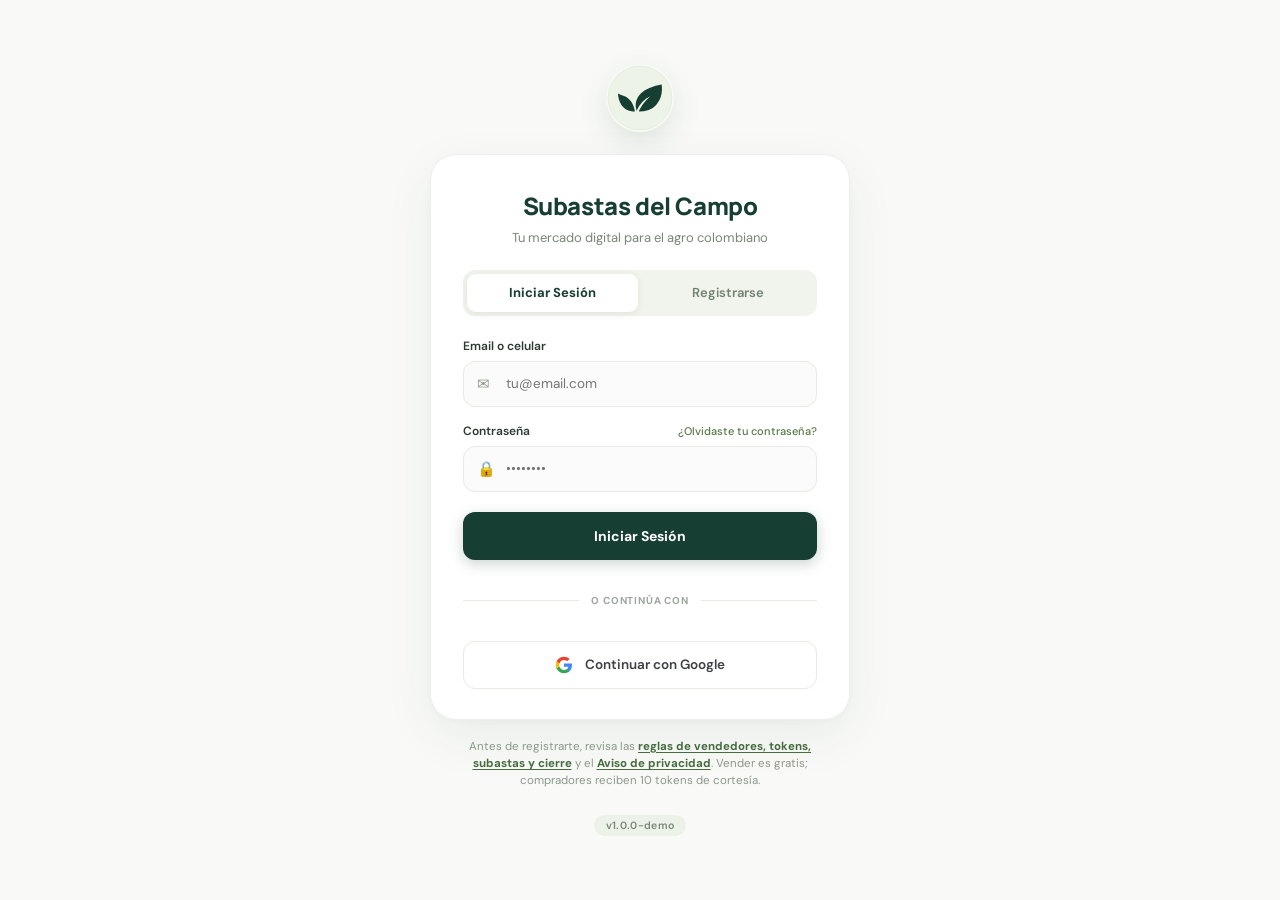
<file: subastas/app.html>
<!doctype html>
<html lang="es">
<head>
  <meta charset="utf-8">
  <meta name="viewport" content="width=device-width, initial-scale=1">
  <meta name="theme-color" content="#173e32">
  <meta name="description" content="Aplicación demostrativa para explorar lotes agrícolas, hacer ofertas y administrar publicaciones.">
  <title>Mercado | Subastas del Campo</title>
  <link rel="stylesheet" href="app-v16.css?v=20261119-offer-chart">
<link rel="stylesheet" href="responsive.css">
  <script src="market-v16.js?v=20261119-offer-chart" defer></script>
<script src="subscribe.js?v=20261119-offer-chart" defer></script>
</head>
<body>
  <div class="demo-banner"><span>●</span> MODO DEMOSTRACIÓN <small>Pujas, chat y publicaciones son de demostración en este navegador; no sincronizan entre personas.</small><a href="./">Volver a la página informativa ↗</a></div>
  <div class="app-shell hidden" id="app-content">
    <aside class="sidebar">
      <a class="brand" href="app.html#inicio" data-app-home aria-label="Inicio de Subastas del Campo"><span class="brand-icon" style="padding:0;overflow:hidden;background:transparent;"><img src="logo-circle.svg" alt="Logo" width="37" height="37"></span><span>Subastas<small>del Campo</small></span></a>
      <p class="side-label">ESPACIO DE TRABAJO</p>
      <nav class="side-nav" aria-label="Secciones de la aplicación">
        <button class="side-link active" data-view="market"><span>⌂</span> Mercado <b id="nav-market-count">0</b></button>
        <button class="side-link" data-view="bids"><span>↗</span> Mis ofertas <b id="nav-bid-count">0</b></button>
        <button class="side-link" data-view="listings"><span>▤</span> Mis publicaciones <b id="nav-listing-count">0</b></button>
        <button class="side-link" data-view="favorites"><span>♡</span> Guardados</button>
        <button class="side-link" data-view="chats"><span>◌</span> Conversaciones <b>1</b></button>
        <button class="side-link" data-view="tokens"><span>✳</span> Mis tokens <b id="nav-token-count">5</b></button>
        <button class="side-link" data-view="payments"><span>▣</span> Pagos · demo</button>
      </nav>
      <div class="seller-box"><div class="seller-mark">✳</div><strong>¿Tienes producto para vender?</strong><p>Publica cosechas por volumen o productos de tu marca.</p><button class="btn btn-dark" id="sidebar-publish">＋ Publicar producto</button></div>
      <button class="side-foot profile-open" id="profile-open" type="button"><span class="avatar" id="profile-initial">M</span><span><strong id="profile-name">Visitante</strong><small id="profile-role">Cuenta activa</small></span><span class="dots">Perfil</span></button>
      <button class="btn btn-light hidden" id="logout-btn" style="width:100%;margin-top:10px;font-size:9px;color:#a05247;border-color:#f1dedb;background:#fff5f3;">⎋ Cerrar sesión</button>
    </aside>

    <main class="main-area">
      <header class="app-header"><div class="breadcrumb"><span>Subastas del Campo</span><i>/</i><strong id="breadcrumb-current">Mercado</strong></div><div class="header-actions"><span class="region-pill">⌖ Colombia · mercado agrícola</span><a class="guide-link" href="guia.html">Guía</a><a class="guide-link" href="https://github.com/Maoferro/mi-web-render/releases/download/v0.2.0-native-preview/app-release.apk">↓ App Android</a><a class="guide-link" href="admin.html" style="color:#245944;font-weight:700;">⚙ Admin</a><button class="icon-btn" id="help-button" aria-label="Ayuda">?</button><button class="avatar avatar-header profile-open-header" id="profile-open-header" type="button" aria-label="Abrir perfil">M</button></div></header>
      <section class="workspace">
        <div class="welcome-row"><div><p class="eyebrow"><span class="pulse"></span> MERCADO AGRÍCOLA · DEMO</p><h1 id="view-title">Encuentra tu próximo lote</h1><p id="view-subtitle">Explora productos del campo y participa con ofertas de prueba.</p></div><button class="btn btn-primary" id="header-publish">＋ Publicar producto</button></div>

        <section class="stats-row" id="app-stats" aria-label="Resumen del mercado">
          <article class="stat-card"><span class="stat-icon green">▤</span><div><small>Productos publicados</small><strong id="stat-open">0</strong><em>disponibles para explorar</em></div></article>
          <article class="stat-card"><span class="stat-icon gold">↗</span><div><small>Ofertas registradas aquí</small><strong id="stat-bids">0</strong><em>solo en esta demostración</em></div></article>
          <article class="stat-card"><span class="stat-icon blue">⌖</span><div><small>Departamentos</small><strong>1</strong><em>muestras del Tolima</em></div></article>
          <article class="stat-card token-stat"><span class="stat-icon gold">✳</span><div><small>Tokens disponibles</small><strong id="stat-tokens">5</strong><em>demo · 1 token da acceso a cada subasta</em></div></article>
        </section>
        <section class="special-view" id="special-view" hidden></section>

        <section class="market-panel" id="market-view">
          <div class="panel-heading"><div><h2 id="panel-title">Productos en subasta</h2><p id="panel-description">Cosechas por volumen y productos con marca propia.</p></div><label class="sort-control">Ordenar por <select id="sort-select"><option value="recent">Más recientes</option><option value="bid-high">Mayor oferta actual</option><option value="bid-low">Menor oferta actual</option><option value="offers">Más ofertas</option><option value="offers-low">Menos ofertas</option><option value="price-low">Menor precio mínimo</option><option value="price-high">Mayor precio mínimo</option></select></label></div>
          <div class="toolbar"><label class="search"><span>⌕</span><input id="search-input" type="search" placeholder="Producto, cultivo o marca (ignora tildes)" aria-label="Buscar productos sin distinguir tildes"></label><div class="location-filters"><label class="department-select">Departamento<select id="department-filter" aria-label="Filtrar por departamento"><option value="Todos">Todos los departamentos</option></select></label><label class="department-select">Ciudad o municipio<select id="city-filter" aria-label="Filtrar por ciudad o municipio"><option value="Todos">Todas las ciudades</option></select></label></div><div class="filters" id="category-filters" aria-label="Filtrar por tipo de cosecha"><button class="filter active" data-category="Todos">Todos <i id="count-all">0</i></button><button class="filter" data-category="Café">Café</button><button class="filter" data-category="Frutas">Frutas</button><button class="filter" data-category="Granos">Granos</button><button class="filter" data-category="Otros">Otros</button></div></div>
          <div class="results-line"><span id="results-count">0 lotes</span><span class="secure-note">ⓘ Acuerdos y pagos directamente entre las partes</span></div>
          <div class="lot-grid" id="lot-grid" aria-live="polite"></div>
          <div class="empty-state" id="empty-state" hidden><span>🌱</span><h3>Aún no hay productos en esta sección</h3><p>Cambia el filtro o publica el primero.</p><button class="btn btn-primary" id="empty-publish">Publicar producto</button></div>
        </section>
        <footer class="app-footer"><span>© 2026 Subastas del Campo. Todos los derechos reservados.</span><span><a href="legal.html#terms">Términos</a> · <a href="legal.html#privacy">Privacidad</a> · Prototipo de demostración</span></footer>
      </section>
    </main>
    <!-- Barra de navegación inferior fija estilo App (Móviles / Tablets) -->
    <nav class="mobile-app-bottom-nav" aria-label="Navegación de la aplicación">
      <button class="bnav-btn active" data-view="market" type="button">
        <span class="bnav-icon">⌂</span>
        <span>Mercado</span>
      </button>
      <button class="bnav-btn" data-view="bids" type="button">
        <span class="bnav-icon">↗</span>
        <span>Pujas</span>
      </button>
      <button class="bnav-btn bnav-publish" id="mobile-bottom-publish" type="button" title="Publicar Cosecha">
        <span class="bnav-icon">＋</span>
        <span>Publicar</span>
      </button>
      <button class="bnav-btn" data-view="chats" type="button">
        <span class="bnav-icon">💬</span>
        <span>Chats</span>
      </button>
      <button class="bnav-btn" data-view="payments" type="button">
        <span class="bnav-icon">▣</span>
        <span>Pagos</span>
      </button>
      <button class="bnav-btn" id="mobile-bottom-profile" type="button">
        <span class="bnav-icon">👤</span>
        <span>Perfil</span>
      </button>
    </nav>
  </div>

  <dialog class="modal" id="profile-dialog">
    <div class="modal-card">
      <div class="modal-head">
        <div>
          <p class="eyebrow">MI CUENTA · SUBASTAS DEL CAMPO</p>
          <h2>Perfil de Usuario</h2>
        </div>
        <button class="close-btn" type="button" data-close>×</button>
      </div>

      <section class="profile-wallet-card" aria-label="Saldo de tokens">
        <div><span class="wallet-kicker">TU SALDO DISPONIBLE</span><strong id="profile-token-balance">10 tokens</strong><small id="profile-token-note">10 tokens de cortesía · 1 token para entrar a cada subasta</small></div>
        <button type="button" class="btn btn-primary" id="profile-buy-tokens">＋ Recargar</button>
      </section>

      <!-- Tarjeta visual de cabecera de usuario -->
      <div style="display:flex;align-items:center;gap:12px;padding:12px 14px;background:#f5f8f2;border:1px solid #e2ebd9;border-radius:14px;margin-bottom:14px;">
        <div class="avatar" id="modal-profile-avatar" style="width:46px;height:46px;font-size:17px;background:#173e32;color:#fff;flex-shrink:0;">M</div>
        <div style="min-width:0;flex:1;">
          <strong id="modal-profile-name" style="display:block;color:#1d342b;font-size:14px;font-family:var(--display);overflow:hidden;text-overflow:ellipsis;white-space:nowrap;">Usuario Activo</strong>
          <span class="role-badge buyer" id="modal-profile-role-badge" style="margin-top:3px;display:inline-block;padding:3px 8px;border-radius:99px;font-size:10px;font-weight:700;">
            Comprador de cosechas
          </span>
        </div>
        <span style="font-size:9.5px;color:#3d6731;background:#e3efdc;padding:4px 8px;border-radius:6px;font-weight:700;flex-shrink:0;">Perfil guardado</span>
      </div>

      <!-- Formulario para editar y sincronizar todos los datos con Admin -->
      <form id="profile-form">
        <p style="margin:0 0 12px;color:#596b5c;font-size:11.5px;font-weight:600;">Modifica tus datos. En esta demostración se guardan en este navegador y se muestran en Admin al abrirlo aquí mismo:</p>
        
        <div class="profile-edit-grid">
          <div class="profile-input-group">
            <label for="profile-firstname-input">Nombres</label>
            <input type="text" id="profile-firstname-input" name="firstName" required maxlength="50" placeholder="Nombres">
          </div>
          <div class="profile-input-group">
            <label for="profile-lastname-input">Apellidos</label>
            <input type="text" id="profile-lastname-input" name="lastName" maxlength="50" placeholder="Apellidos">
          </div>
          <div class="profile-input-group">
            <label for="profile-id-input">Cédula / Documento de Identidad</label>
            <input type="text" id="profile-id-input" name="idNumber" required maxlength="30" placeholder="Número de cédula">
          </div>
          <div class="profile-input-group">
            <label for="profile-phone-input">WhatsApp / Celular</label>
            <input type="tel" id="profile-phone-input" name="phone" required maxlength="20" placeholder="Número móvil">
          </div>
          <div class="profile-input-group wide profile-photo-edit">
            <label for="profile-photo-input">Foto de perfil (opcional)</label>
            <input type="file" id="profile-photo-input" accept="image/jpeg,image/png,image/webp">
            <small>JPG, PNG o WebP · máximo 5 MB. No se realiza reconocimiento facial.</small>
            <img id="profile-photo-preview" class="profile-photo-preview" alt="Vista previa de la foto del perfil" hidden>
          </div>
          <div class="profile-input-group wide">
            <label for="profile-email-input">Correo Electrónico</label>
            <input type="email" id="profile-email-input" name="email" required maxlength="80" placeholder="correo@ejemplo.com">
          </div>
          <div class="profile-input-group wide">
            <label for="profile-role-input">Tipo de Usuario / Rol en Subastas</label>
            <select id="profile-role-input" name="role">
              <option value="comprador">Comprador de cosechas</option>
              <option value="vendedor">Vendedor / Productor agrícola</option>
            </select>
          </div>
        </div>

        <div style="display:flex;flex-direction:column;gap:8px;margin-top:16px;">
          <button class="btn btn-primary" type="submit" id="profile-save-btn" style="width:100%;height:42px;font-size:12.5px;font-weight:700;border-radius:10px;">💾 Guardar cambios y sincronizar</button>
          <div style="display:grid;grid-template-columns:1fr 1fr;gap:8px;">
            <button class="btn btn-light" type="button" data-close style="height:38px;border-radius:10px;">Cerrar</button>
            <button class="btn btn-light" type="button" id="modal-logout-btn" style="height:38px;border-radius:10px;color:#b94b3e;border-color:#f4d5d0;background:#fff5f3;">⎋ Cerrar sesión</button>
          </div>
        </div>
      </form>
    </div>
  </dialog>
  <dialog class="modal" id="publish-dialog"><form class="modal-card" id="publish-form"><div class="modal-head"><div><p class="eyebrow">NUEVO LOTE · DEMOSTRACIÓN</p><h2>Publica tu cosecha</h2><p>Elige un producto individual o agrupa varios productos para venderlos juntos en una sola subasta.</p></div><button class="close-btn" type="button" data-close>×</button></div>
    <div class="form-grid"><label class="wide">Modalidad de publicación<select name="listingMode" id="listing-mode"><option value="single">Un producto</option><option value="bundle">Paquete de varios productos · se vende completo</option></select><small>En un paquete, cada oferta aplica al conjunto entero; no se aceptan ofertas parciales.</small></label><label>Nombre del producto o marca<input name="title" required maxlength="70" placeholder="Ej. Café Pepitos Pérez"></label><label class="wide">Foto real del producto<input name="photo" type="file" accept="image/jpeg,image/png,image/webp" required><small>JPG, PNG o WebP · máximo 8 MB. La foto ayuda al comprador a identificar lo que oferta.</small><img id="photo-preview" class="photo-preview" alt="Vista previa de la foto" hidden></label><div class="wide bundle-panel" id="bundle-panel" hidden><div class="bundle-panel-head"><div><strong>Contenido del paquete</strong><small>Agrega al menos dos productos y especifica cuánto incluye cada uno.</small></div><button class="btn btn-light" type="button" id="add-bundle-item">＋ Agregar al paquete</button></div><div id="bundle-items"></div><p class="bundle-summary" id="bundle-summary">La publicación se venderá como un solo paquete.</p></div><label data-single-field>Tipo de producto<select name="saleType"><option value="Cosecha por volumen">Cosecha por volumen</option><option value="Producto empacado / marca propia">Producto empacado / marca propia</option></select></label><label data-single-field>Tipo de cultivo o producto<select name="category"><option>Café</option><option>Frutas</option><option>Granos</option><option>Otros</option></select></label><label data-single-field>Variedad o tipo específico<input name="variety" maxlength="70" placeholder="Ej. Castillo, Caturra, Hass"></label><label>Vendedor, finca o marca<input name="seller" required maxlength="70" placeholder="Nombre público del productor"></label><label>Municipio<input name="municipality" required placeholder="Ej. Líbano"></label><label>Departamento<select name="department" required><option value="">Selecciona</option><option>Tolima</option><option>Huila</option><option>Caldas</option><option>Quindío</option><option>Cundinamarca</option><option>Meta</option><option>Otro</option></select></label><label>Alcance de la subasta<select name="coverage"><option value="Municipio">Solo este municipio</option><option value="Departamento">Todo el departamento</option><option value="Departamentos elegidos">Departamentos seleccionados</option><option value="Nacional">Todo el país</option></select></label><label>Departamentos incluidos<input name="allowedDepartments" placeholder="Si los eliges: Tolima, Huila, Cauca"></label><label id="single-quantity" data-single-field>Cantidad exacta y presentación<input name="quantity" required placeholder="Ej. 1 kg, 20 sacos de 60 kg o 40 bolsas de 500 g"></label><label data-single-field>Fecha de cosecha o elaboración<input name="harvestDate" type="date"></label><label data-single-field>El precio de apertura aplica a<select name="priceBasis"><option>Todo el lote</option><option>Por kilogramo</option><option>Por unidad o empaque</option></select></label><label>Oferta inicial (COP)<input name="minimum" type="number" min="1" step="1" required placeholder="200"></label><label>Incremento mínimo por oferta (COP)<input name="increment" type="number" min="1" step="1" value="100000" required><small>Valor inicial sugerido: $100.000. El vendedor puede ajustarlo.</small></label><label>Fecha límite de cierre (18:00 · hora Colombia, visible para todos)<input name="closeDate" type="date" required></label><label>Umbral privado para cierre anticipado (opcional)<input name="secretTarget" type="number" min="0" step="1" placeholder="Solo lo ve el vendedor"><small>Al alcanzarlo, el diseño propone cerrar de inmediato. No es visible al público.</small></label><label>Minutos sin ofertas para cierre por inactividad<input name="inactivityMinutes" type="number" min="1" max="1440" value="10" required><small>El plazo se reinicia cada vez que se acepta una nueva oferta.</small></label><label class="wide">Regla de cierre<select name="closingRule"><option value="first">Cerrar al alcanzar el umbral privado o por cierre manual</option><option value="inactivity">Cerrar por inactividad, fecha límite o cierre manual</option></select><small>El umbral privado es un cierre anticipado; si vence por tiempo antes de alcanzarlo, gana la oferta más alta.</small></label><label class="wide" data-single-field>Calidad, proceso y condiciones<textarea name="details" rows="3" placeholder="Estado, selección, beneficio/secado, empaque, disponibilidad y punto de recogida"></textarea></label></div>
    <div class="notice">Publicar es gratis en este modelo. El alcance limita dónde se muestra la subasta; no incluye ni garantiza transporte. La primera oferta válida en cada subasta descuenta 1 token; las ofertas siguientes no descuentan más. El vendedor puede cerrar antes y la fecha límite cierra automáticamente la subasta; todos ven esa fecha. Pago y entrega se acuerdan directamente.</div><div class="modal-actions"><button class="btn btn-light" type="button" data-close>Cancelar</button><button class="btn btn-primary" type="submit">Crear publicación de prueba</button></div>
  </form></dialog>

  <dialog class="modal" id="detail-dialog"><div class="modal-card detail-card"><div class="modal-head"><div><p class="eyebrow" id="detail-category">PRODUCTO EN SUBASTA</p><h2 id="detail-title">Producto</h2></div><button class="close-btn" type="button" data-close>×</button></div><div class="detail-hero" id="detail-hero"><span id="detail-emoji">🌾</span></div><section class="detail-products" id="detail-products" hidden><h3>Productos incluidos · se vende todo el paquete</h3><ul id="detail-products-list"></ul></section><div class="detail-facts" id="detail-facts"></div><div class="auction-detail-countdown"><span class="clock-caption">TIEMPO RESTANTE</span><span class="countdown-clock" id="detail-countdown" role="timer" aria-live="off">--:--:--</span></div><p class="detail-description" id="detail-description"></p><div class="offer-box"><div><small>Oferta más alta</small><strong id="detail-current">$0</strong></div><div><small>Oferta inicial</small><strong id="detail-minimum">$0</strong></div><div><small>Ofertas</small><strong id="detail-bids">0</strong></div></div><div class="bid-chart" id="bid-chart"></div><div class="bid-history" id="bid-history"></div><section id="post-auction-actions" class="post-auction-actions" hidden></section><div class="offer-token-status" id="offer-token-status"><span>✳</span><div><strong id="offer-token-count">10 tokens</strong><small id="offer-token-message">La primera oferta válida en cada subasta consume 1 token; las siguientes no descuentan.</small></div><button type="button" id="offer-token-buy">Recargar tokens</button></div><label class="offer-input">Tu oferta (COP) · incremento mínimo <input id="offer-input" type="text" inputmode="numeric" autocomplete="off" aria-describedby="offer-input-help"></label><small id="offer-input-help" class="offer-input-help">Escribe el monto; los separadores de miles se agregan automáticamente.</small><div class="quick-offers" aria-label="Aumentos rápidos"><button type="button" data-offer-quick="min">Oferta mínima</button><button type="button" data-offer-quick="100000">+$100.000</button><button type="button" data-offer-quick="200000">+$200.000</button><button type="button" data-offer-quick="300000">+$300.000</button></div><div class="modal-actions"><button class="btn btn-light" type="button" data-close>Cerrar</button><button class="btn btn-primary" id="submit-offer">Ofertar · 1 token</button></div><p class="notice">La primera oferta válida en esta subasta consume 1 token. Después puedes ofertar sin límite en ella. El token no se devuelve. Al cierre, solo el ganador ve el contacto del vendedor. Pago y entrega se acuerdan directamente.</p></div></dialog>
  <dialog class="modal" id="rating-dialog"><form class="modal-card" id="rating-form"><div class="modal-head"><div><p class="eyebrow">CIERRE DE LA OPERACIÓN</p><h2>Califica a tu contraparte</h2><p id="rating-direction"></p></div><button class="close-btn" type="button" data-close aria-label="Cerrar">×</button></div><label class="delivery-confirm"><input id="rating-delivery-confirm" type="checkbox" required><span>Confirmo que la entrega y el acuerdo de pago se completaron.</span></label><div id="rating-criteria" class="rating-criteria"></div><div class="rating-stars" role="radiogroup" aria-label="Calificación de una a cinco estrellas"><button type="button" data-rating-star="1" aria-label="1 estrella">☆</button><button type="button" data-rating-star="2" aria-label="2 estrellas">☆</button><button type="button" data-rating-star="3" aria-label="3 estrellas">☆</button><button type="button" data-rating-star="4" aria-label="4 estrellas">☆</button><button type="button" data-rating-star="5" aria-label="5 estrellas">☆</button></div><input type="hidden" id="rating-score" value=""><label>Comentario <span id="rating-comment-hint">(opcional para 4 o 5 estrellas)</span><textarea id="rating-comment" rows="4" maxlength="1000" placeholder="Cuéntanos cómo fue la experiencia"></textarea></label><label>¿Reportar una falta grave? (opcional)<select id="rating-serious-issue"><option value="">No reportar</option><option value="fraude_pago">Fraude o incumplimiento de pago</option><option value="no_entrega">No entrega del producto</option><option value="suplantacion">Suplantación de identidad</option></select></label><p class="rating-review-note">Un reporte de 1 estrella queda en revisión humana antes de cualquier bloqueo permanente. El administrador podrá solicitar soportes.</p><div class="modal-actions"><button class="btn btn-light" type="button" data-close>Cancelar</button><button class="btn btn-primary" type="submit">Enviar calificación</button></div></form></dialog>
  <div class="toast" id="toast" role="status" aria-live="polite"></div>
  <dialog class="modal" id="payment-dialog"><div class="modal-card payment-card"><div class="modal-head"><div><p class="eyebrow">SIMULACIÓN · SIN COBRO REAL</p><h2>Pago de tokens</h2><p>Vista de prueba inspirada en el flujo de Wompi.</p></div><button class="close-btn" type="button" id="cancel-demo-payment" aria-label="Cerrar">×</button></div><div class="payment-brand"><span>W</span><div><strong>Checkout de prueba</strong><small>La conexión real a Wompi aún no está activa</small></div></div><div class="payment-summary"><div><span>Paquete seleccionado</span><strong id="payment-order-tokens">10 tokens</strong></div><div><span>Medio de pago</span><strong id="payment-method-label">Nequi</strong></div><div class="payment-total"><span>Total de prueba</span><strong id="payment-order-amount">$15.000</strong></div></div><p class="payment-disclaimer">Al continuar no se abrirá Nequi, DaviPlata, PSE ni Wompi y no se cobrará dinero. El botón de abajo solo simula una aprobación para probar cómo se acredita el saldo.</p><p class="payment-result" id="payment-result" role="status" hidden></p><div class="modal-actions"><button class="btn btn-light" type="button" id="cancel-demo-payment-secondary">Cancelar</button><button class="btn btn-primary" type="button" id="simulate-payment-success">Simular pago aprobado</button></div></div></dialog>


  <!-- Pantalla de Portada y Acceso exacta a la referencia del usuario -->
  <div class="auth-wrapper" id="auth-screen">
    <!-- Ícono flotante superior fuera de la tarjeta - Círculo con hojas verdes -->
    <div class="auth-floating-icon" aria-hidden="true">
      <img src="logo-circle.svg" alt="Subastas del Campo" width="68" height="68">
    </div>

    <!-- Tarjeta blanca principal -->
    <div class="auth-card">
      <div class="auth-header">
        <h1 class="auth-title">Subastas del Campo</h1>
        <p class="auth-subtitle">Tu mercado digital para el agro colombiano</p>
      </div>

      <!-- Segmented Control / Switcher -->
      <div class="auth-segmented" role="tablist">
        <button type="button" class="auth-seg-btn active" id="tab-login-btn" role="tab" aria-selected="true">Iniciar Sesión</button>
        <button type="button" class="auth-seg-btn" id="tab-register-btn" role="tab" aria-selected="false">Registrarse</button>
      </div>

      <!-- Formulario Iniciar Sesión -->
      <form class="auth-form" id="login-form">
        <div class="auth-field">
          <label class="auth-label" for="login-email">Email o celular</label>
          <div class="auth-input-box">
            <span class="input-icon">✉</span>
            <input class="auth-input" type="text" id="login-email" required placeholder="tu@email.com">
          </div>
        </div>

        <div class="auth-field">
          <div class="auth-field-header">
            <label for="login-password">Contraseña</label>
            <a href="#" id="forgot-password-link">¿Olvidaste tu contraseña?</a>
          </div>
          <div class="auth-input-box">
            <span class="input-icon">🔒</span>
            <input class="auth-input" type="password" id="login-password" required placeholder="••••••••">
          </div>
        </div>

        <button type="submit" class="auth-cta-btn">Iniciar Sesión</button>

        <div class="auth-separator">O CONTINÚA CON</div>

        <button type="button" class="auth-google-btn" id="google-auth-btn">
          <svg viewBox="0 0 24 24">
            <path fill="#4285F4" d="M22.56 12.25c0-.78-.07-1.53-.2-2.25H12v4.26h5.92c-.26 1.37-1.04 2.53-2.21 3.31v2.77h3.57c2.08-1.92 3.28-4.74 3.28-8.09z"/>
            <path fill="#34A853" d="M12 23c2.97 0 5.46-.98 7.28-2.66l-3.57-2.77c-.98.66-2.23 1.06-3.71 1.06-2.86 0-5.29-1.93-6.16-4.53H2.18v2.84C3.99 20.53 7.7 23 12 23z"/>
            <path fill="#FBBC05" d="M5.84 14.09c-.22-.66-.35-1.36-.35-2.09s.13-1.43.35-2.09V7.06H2.18C1.43 8.55 1 10.22 1 12s.43 3.45 1.18 4.94l2.85-2.22.81-.63z"/>
            <path fill="#EA4335" d="M12 5.38c1.62 0 3.06.56 4.21 1.64l3.15-3.15C17.45 2.09 14.97 1 12 1 7.7 1 3.99 3.47 2.18 7.06l3.66 2.84c.87-2.6 3.3-4.52 6.16-4.52z"/>
          </svg>
          <span>Continuar con Google</span>
        </button>
      </form>

      <!-- Formulario Registrarse -->
      <form class="auth-form hidden" id="register-form">
        <div class="auth-field">
          <label class="auth-label" for="reg-account-type">¿Cómo usarás la cuenta?</label>
          <div class="auth-input-box"><span class="input-icon">▣</span><select class="auth-select" id="reg-account-type" name="accountType" required><option value="personal">Cuenta personal</option><option value="negocio">Cuenta de negocio u organización</option></select></div>
          <small>Elige la opción que mejor describa cómo participarás.</small>
        </div>
        <div class="auth-grid-2">
          <div class="auth-field"><label class="auth-label" for="reg-first-name">Nombres de contacto</label><div class="auth-input-box"><span class="input-icon">👤</span><input class="auth-input" type="text" id="reg-first-name" name="firstName" required maxlength="60" placeholder="Ej. Juan Carlos"></div></div>
          <div class="auth-field"><label class="auth-label" for="reg-last-name">Apellidos de contacto</label><div class="auth-input-box"><span class="input-icon">👤</span><input class="auth-input" type="text" id="reg-last-name" name="lastName" required maxlength="60" placeholder="Ej. Pérez Gómez"></div></div>
        </div>
        <div class="auth-field hidden" id="reg-business-name-field"><label class="auth-label" for="reg-business-name">Nombre del negocio u organización</label><div class="auth-input-box"><span class="input-icon">🏪</span><input class="auth-input" type="text" id="reg-business-name" name="businessName" maxlength="100" placeholder="Ej. Cafetal La Montaña"></div></div>
        <div class="auth-field"><label class="auth-label" for="reg-username">Nombre de usuario <span style="font-weight:500;color:#879286">(opcional)</span></label><div class="auth-input-box"><span class="input-icon">@</span><input class="auth-input" type="text" id="reg-username" name="username" maxlength="30" pattern="[A-Za-z0-9_.-]{3,30}" placeholder="Ej. cafe_montana"></div><small>Será tu identificador público. Usa de 3 a 30 letras, números, puntos, guiones o guion bajo.</small></div>

        <div class="auth-grid-2">
          <div class="auth-field">
            <label class="auth-label" for="reg-id-number">Cédula</label>
            <div class="auth-input-box">
              <span class="input-icon">🪪</span>
              <input class="auth-input" type="text" id="reg-id-number" name="idNumber" required placeholder="123456789">
            </div>
            <small>La identificación se revisará manualmente. La carga de fotos frontal y posterior se habilitará al conectar almacenamiento privado; no uses documentos reales en esta demo.</small>
          </div>
          <div class="auth-field">
            <label class="auth-label" for="reg-phone">Celular</label>
            <div class="auth-input-box">
              <span class="input-icon">📱</span>
              <input class="auth-input" type="tel" id="reg-phone" name="phone" required placeholder="3001234567">
            </div>
          </div>
        </div>

        <div class="auth-field">
          <label class="auth-label" for="reg-email">Email</label>
          <div class="auth-input-box">
            <span class="input-icon">✉</span>
            <input class="auth-input" type="email" id="reg-email" name="email" required placeholder="tu@email.com">
          </div>
        </div>

        <div class="auth-field auth-photo-field">
          <label class="auth-label" for="reg-profile-photo">Foto de perfil (opcional)</label>
          <input class="auth-input auth-photo-input" type="file" id="reg-profile-photo" name="profilePhoto" accept="image/jpeg,image/png,image/webp">
          <small>JPG, PNG o WebP · máximo 5 MB. Se usa solo como imagen del perfil; no hacemos reconocimiento facial.</small>
          <img id="reg-profile-photo-preview" class="profile-photo-preview" alt="Vista previa de la foto de perfil" hidden>
        </div>

        <div class="auth-field">
          <label class="auth-label" for="reg-role">Tipo de usuario</label>
          <div class="auth-input-box">
            <span class="input-icon">🌱</span>
            <select class="auth-select" id="reg-role" name="role" required>
              <option value="comprador">Comprador de cosechas</option>
              <option value="vendedor">Vendedor / Productor agrícola</option>
            </select>
          </div>
        </div>

        <div class="auth-field">
          <label class="auth-label" for="reg-password">Contraseña</label>
          <div class="auth-input-box">
            <span class="input-icon">🔒</span>
            <input class="auth-input" type="password" id="reg-password" required placeholder="••••••••">
          </div>
        </div>

        <button type="submit" class="auth-cta-btn">Registrarse</button>

        <div class="auth-separator">O CONTINÚA CON</div>

        <button type="button" class="auth-google-btn" id="google-auth-btn-reg">
          <svg viewBox="0 0 24 24">
            <path fill="#4285F4" d="M22.56 12.25c0-.78-.07-1.53-.2-2.25H12v4.26h5.92c-.26 1.37-1.04 2.53-2.21 3.31v2.77h3.57c2.08-1.92 3.28-4.74 3.28-8.09z"/>
            <path fill="#34A853" d="M12 23c2.97 0 5.46-.98 7.28-2.66l-3.57-2.77c-.98.66-2.23 1.06-3.71 1.06-2.86 0-5.29-1.93-6.16-4.53H2.18v2.84C3.99 20.53 7.7 23 12 23z"/>
            <path fill="#FBBC05" d="M5.84 14.09c-.22-.66-.35-1.36-.35-2.09s.13-1.43.35-2.09V7.06H2.18C1.43 8.55 1 10.22 1 12s.43 3.45 1.18 4.94l2.85-2.22.81-.63z"/>
            <path fill="#EA4335" d="M12 5.38c1.62 0 3.06.56 4.21 1.64l3.15-3.15C17.45 2.09 14.97 1 12 1 7.7 1 3.99 3.47 2.18 7.06l3.66 2.84c.87-2.6 3.3-4.52 6.16-4.52z"/>
          </svg>
          <span>Continuar con Google</span>
        </button>
      </form>
    </div>

    <!-- Texto legal fuera de la tarjeta -->
    <p class="auth-terms-note">Antes de registrarte, revisa las <a href="legal.html#terms" target="_blank" rel="noopener">reglas de vendedores, tokens, subastas y cierre</a> y el <a href="legal.html#privacy" target="_blank" rel="noopener">Aviso de privacidad</a>. Vender es gratis; compradores reciben 10 tokens de cortesía.</p>

    <!-- Badge de versión -->
    <div class="auth-version-badge">v1.0.0-demo</div>
  </div>

  <!-- Diálogo simulador de cuenta de Google -->
  <dialog class="google-modal" id="google-modal">
    <div class="google-modal-card">
      <div style="margin-bottom:10px;">
        <svg style="width:36px;height:36px;" viewBox="0 0 24 24">
          <path fill="#4285F4" d="M22.56 12.25c0-.78-.07-1.53-.2-2.25H12v4.26h5.92c-.26 1.37-1.04 2.53-2.21 3.31v2.77h3.57c2.08-1.92 3.28-4.74 3.28-8.09z"/>
          <path fill="#34A853" d="M12 23c2.97 0 5.46-.98 7.28-2.66l-3.57-2.77c-.98.66-2.23 1.06-3.71 1.06-2.86 0-5.29-1.93-6.16-4.53H2.18v2.84C3.99 20.53 7.7 23 12 23z"/>
          <path fill="#FBBC05" d="M5.84 14.09c-.22-.66-.35-1.36-.35-2.09s.13-1.43.35-2.09V7.06H2.18C1.43 8.55 1 10.22 1 12s.43 3.45 1.18 4.94l2.85-2.22.81-.63z"/>
          <path fill="#EA4335" d="M12 5.38c1.62 0 3.06.56 4.21 1.64l3.15-3.15C17.45 2.09 14.97 1 12 1 7.7 1 3.99 3.47 2.18 7.06l3.66 2.84c.87-2.6 3.3-4.52 6.16-4.52z"/>
        </svg>
      </div>
      <h3 style="margin:0 0 5px;font-family:'Manrope',sans-serif;font-size:17px;color:#173e32;">Acceder con Google</h3>
      <p style="margin:0 0 16px;font-size:12px;color:#788777;">Selecciona una cuenta para continuar a Subastas del Campo</p>
      
      <div class="google-account-item" id="google-quick-account">
        <div class="google-user-avatar">MR</div>
        <div>
          <strong style="display:block;font-size:13px;color:#223528;">Mauricio Rodríguez</strong>
          <small style="color:#788777;font-size:11px;">mauricio.rodriguez@gmail.com</small>
        </div>
      </div>

      <div style="margin-top:18px;">
        <button type="button" class="btn btn-light" id="google-cancel-btn" style="width:100%;height:38px;border-radius:10px;">Cancelar</button>
      </div>
    </div>
  </dialog>
</body>
</html>
</file>
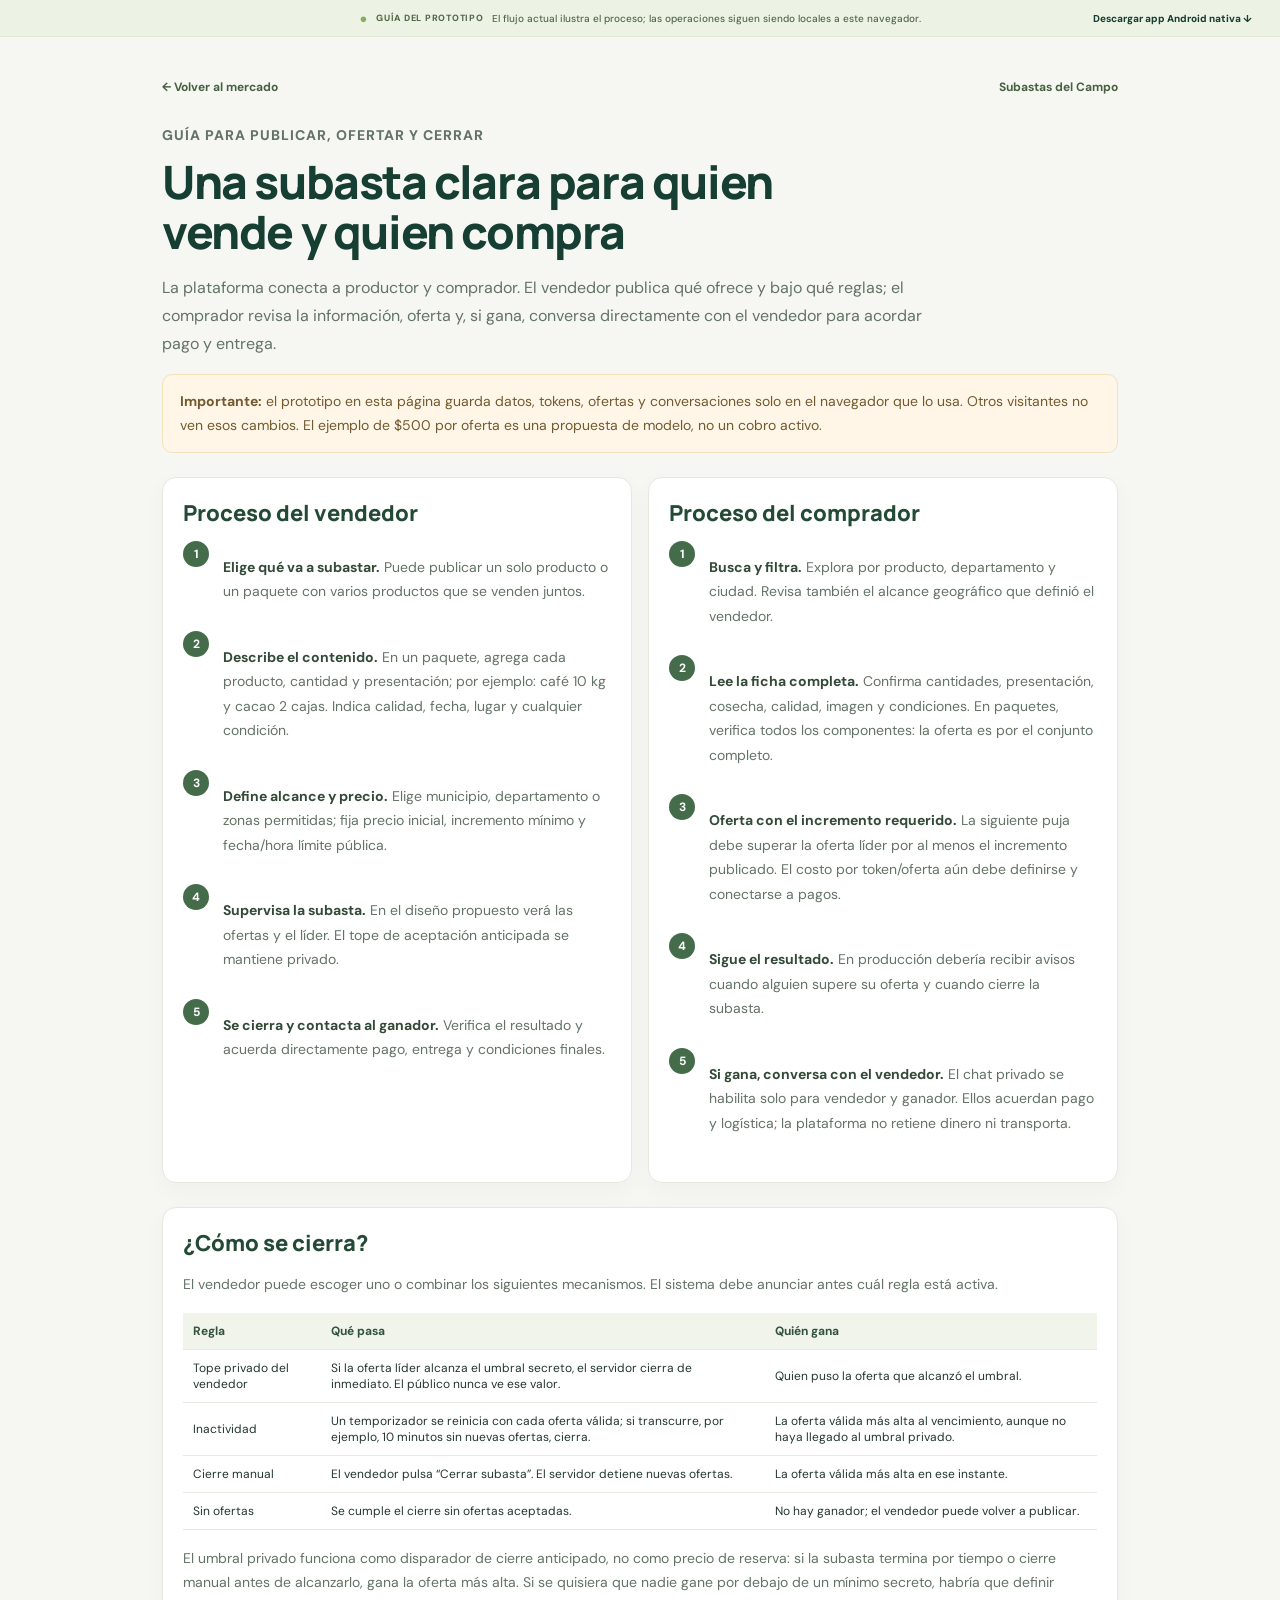
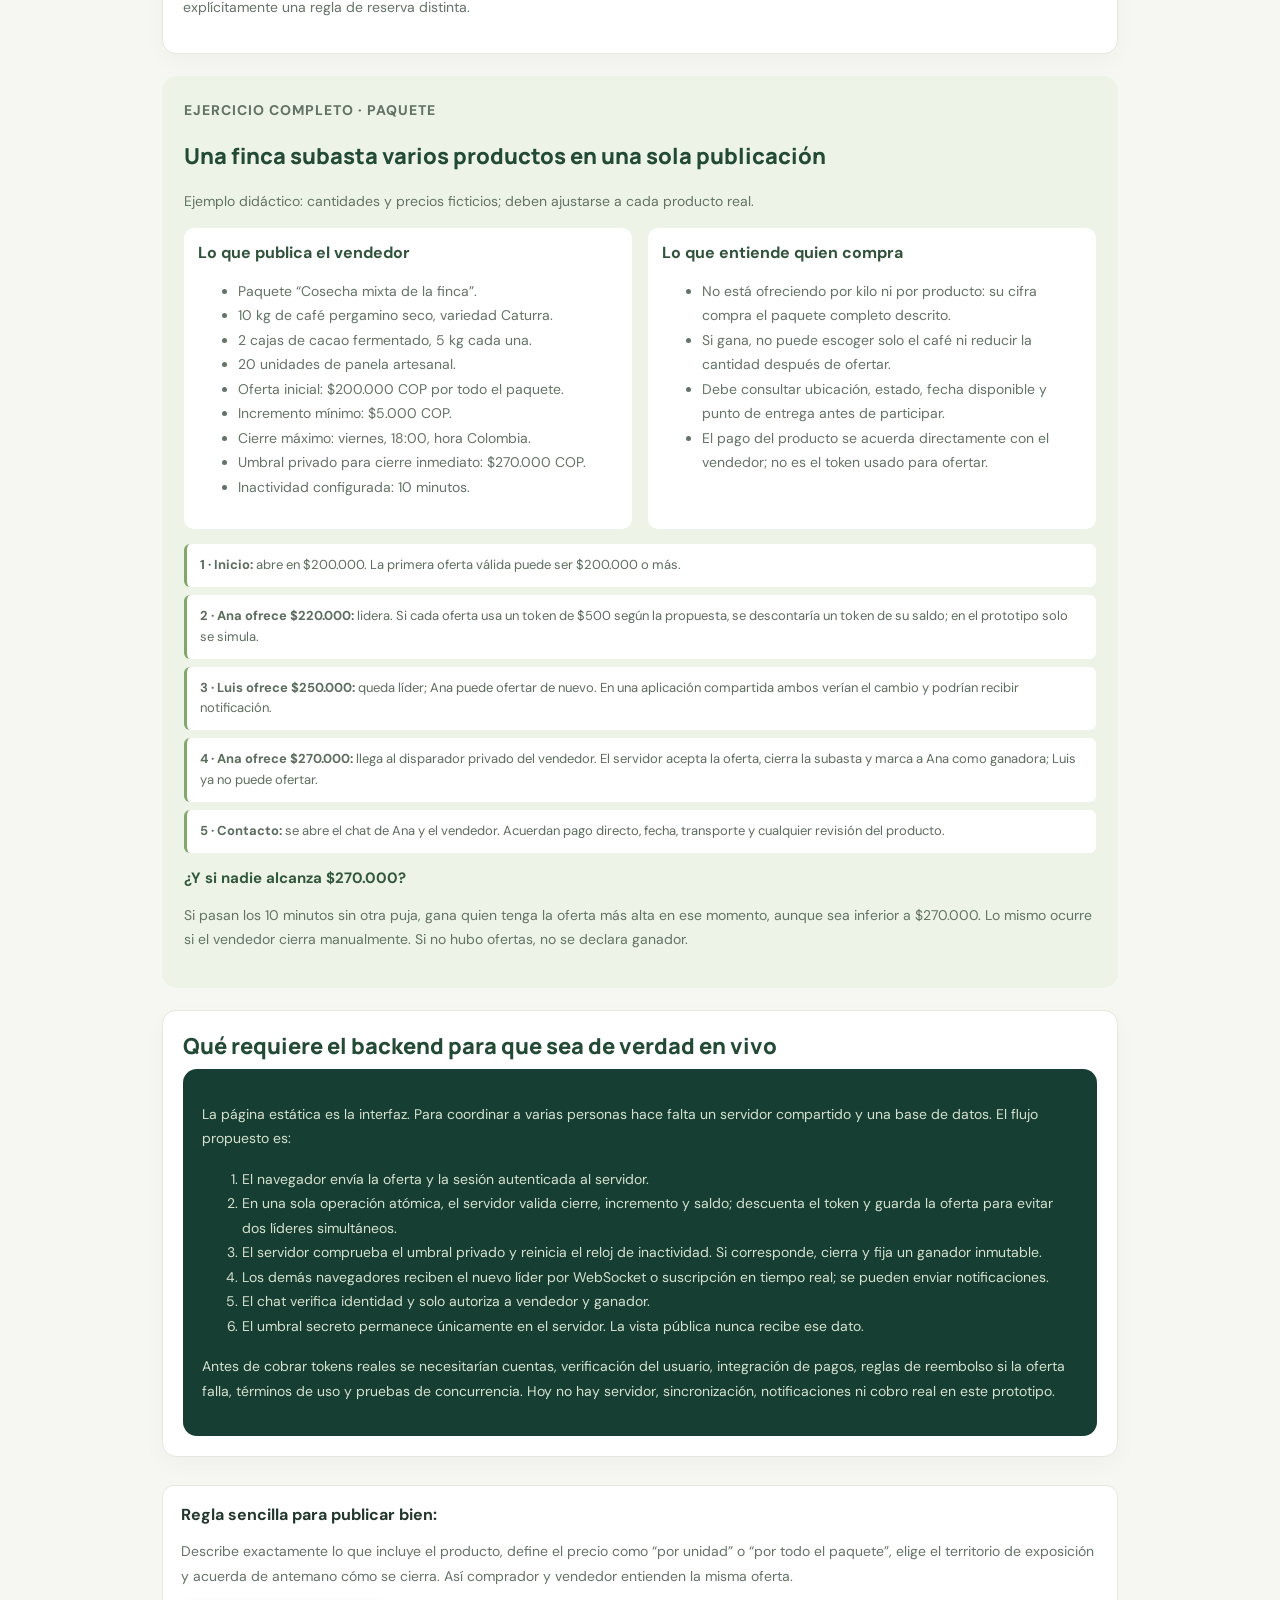
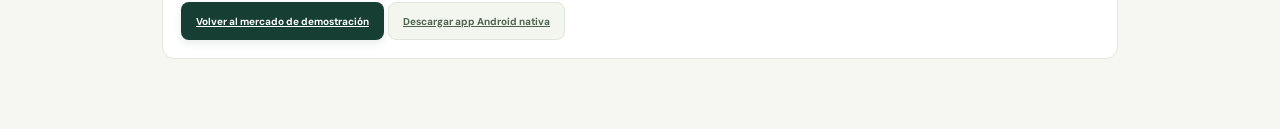
<file: subastas/guia.html>
<!doctype html>
<html lang="es"><head><meta charset="utf-8"><meta name="viewport" content="width=device-width, initial-scale=1"><meta name="theme-color" content="#173e32"><title>Guía de uso | Subastas del Campo</title><link rel="stylesheet" href="app-v11.css"><style>
.guide-page{max-width:1000px;margin:auto;padding:42px 22px 70px}.guide-top{display:flex;justify-content:space-between;align-items:center;gap:16px;margin-bottom:28px}.guide-top a{color:#45613f;font-size:12px;font-weight:700;text-decoration:none}.guide-page h1{max-width:720px;margin:8px 0 12px;color:#173e32;font:800 clamp(28px,5vw,46px)/1.1 Manrope,sans-serif;letter-spacing:-1.4px}.guide-page h2{color:#234a35;font:800 22px Manrope,sans-serif}.guide-page h3{color:#33583e;font-size:15px}.guide-page p,.guide-page li{color:#637365;font-size:14px;line-height:1.75}.guide-lead{max-width:760px;font-size:16px!important}.guide-note{padding:14px 17px;background:#fff6e7;border:1px solid #f1e1bd;border-radius:10px;color:#725a30!important}.guide-grid{display:grid;grid-template-columns:1fr 1fr;gap:16px;margin:24px 0}.guide-card{padding:20px;background:#fff;border:1px solid #e3e9df;border-radius:14px;box-shadow:0 8px 24px #14291b08}.guide-card h2{margin:0 0 8px}.step{display:grid;grid-template-columns:30px 1fr;gap:10px;margin:13px 0}.step b{display:grid;place-items:center;width:26px;height:26px;color:#fff;background:#456c4a;border-radius:50%;font-size:12px}.step strong{color:#324a37}.example{margin-top:22px;padding:22px;background:#edf3e7;border-radius:15px}.example-grid{display:grid;grid-template-columns:1fr 1fr;gap:16px}.math{padding:14px;background:white;border-radius:10px}.math strong{color:#31533b}.timeline{display:grid;gap:8px;margin:15px 0}.timeline div{padding:11px 13px;background:#fff;border-left:3px solid #82a76a;border-radius:6px;color:#5c6d5d;font-size:13px;line-height:1.6}.table-wrap{overflow-x:auto;margin:16px 0}table{width:100%;border-collapse:collapse;background:#fff;font-size:12px}th,td{padding:10px;text-align:left;border-bottom:1px solid #e6ebe2}th{color:#31533b;background:#f0f4eb}.architecture{padding:19px;background:#173e32;border-radius:14px;color:#eaf2e7}.architecture p,.architecture li{color:#d4e1d0}.architecture code{color:#d2eaa9}.guide-bottom{margin-top:28px;padding:18px;background:#fff;border:1px solid #e3e9df;border-radius:12px}@media(max-width:700px){.guide-page{padding:25px 14px 48px}.guide-grid,.example-grid{grid-template-columns:1fr}.guide-page p,.guide-page li{font-size:13px}}
</style></head><body><div class="demo-banner"><span>●</span> GUÍA DEL PROTOTIPO <small>El flujo actual ilustra el proceso; las operaciones siguen siendo locales a este navegador.</small><a href="https://github.com/Maoferro/mi-web-render/releases/download/v0.2.0-native-preview/app-release.apk">Descargar app Android nativa ↓</a></div><main class="guide-page"><div class="guide-top"><a href="app.html">← Volver al mercado</a><a href="../">Subastas del Campo</a></div><p class="eyebrow">GUÍA PARA PUBLICAR, OFERTAR Y CERRAR</p><h1>Una subasta clara para quien vende y quien compra</h1><p class="guide-lead">La plataforma conecta a productor y comprador. El vendedor publica qué ofrece y bajo qué reglas; el comprador revisa la información, oferta y, si gana, conversa directamente con el vendedor para acordar pago y entrega.</p><p class="guide-note"><strong>Importante:</strong> el prototipo en esta página guarda datos, tokens, ofertas y conversaciones solo en el navegador que lo usa. Otros visitantes no ven esos cambios. El ejemplo de $500 por oferta es una propuesta de modelo, no un cobro activo.</p>
<section class="guide-grid"><article class="guide-card"><h2>Proceso del vendedor</h2><div class="step"><b>1</b><p><strong>Elige qué va a subastar.</strong> Puede publicar un solo producto o un paquete con varios productos que se venden juntos.</p></div><div class="step"><b>2</b><p><strong>Describe el contenido.</strong> En un paquete, agrega cada producto, cantidad y presentación; por ejemplo: café 10 kg y cacao 2 cajas. Indica calidad, fecha, lugar y cualquier condición.</p></div><div class="step"><b>3</b><p><strong>Define alcance y precio.</strong> Elige municipio, departamento o zonas permitidas; fija precio inicial, incremento mínimo y fecha/hora límite pública.</p></div><div class="step"><b>4</b><p><strong>Supervisa la subasta.</strong> En el diseño propuesto verá las ofertas y el líder. El tope de aceptación anticipada se mantiene privado.</p></div><div class="step"><b>5</b><p><strong>Se cierra y contacta al ganador.</strong> Verifica el resultado y acuerda directamente pago, entrega y condiciones finales.</p></div></article><article class="guide-card"><h2>Proceso del comprador</h2><div class="step"><b>1</b><p><strong>Busca y filtra.</strong> Explora por producto, departamento y ciudad. Revisa también el alcance geográfico que definió el vendedor.</p></div><div class="step"><b>2</b><p><strong>Lee la ficha completa.</strong> Confirma cantidades, presentación, cosecha, calidad, imagen y condiciones. En paquetes, verifica todos los componentes: la oferta es por el conjunto completo.</p></div><div class="step"><b>3</b><p><strong>Oferta con el incremento requerido.</strong> La siguiente puja debe superar la oferta líder por al menos el incremento publicado. El costo por token/oferta aún debe definirse y conectarse a pagos.</p></div><div class="step"><b>4</b><p><strong>Sigue el resultado.</strong> En producción debería recibir avisos cuando alguien supere su oferta y cuando cierre la subasta.</p></div><div class="step"><b>5</b><p><strong>Si gana, conversa con el vendedor.</strong> El chat privado se habilita solo para vendedor y ganador. Ellos acuerdan pago y logística; la plataforma no retiene dinero ni transporta.</p></div></article></section>
<section class="guide-card"><h2>¿Cómo se cierra?</h2><p>El vendedor puede escoger uno o combinar los siguientes mecanismos. El sistema debe anunciar antes cuál regla está activa.</p><div class="table-wrap"><table><thead><tr><th>Regla</th><th>Qué pasa</th><th>Quién gana</th></tr></thead><tbody><tr><td>Tope privado del vendedor</td><td>Si la oferta líder alcanza el umbral secreto, el servidor cierra de inmediato. El público nunca ve ese valor.</td><td>Quien puso la oferta que alcanzó el umbral.</td></tr><tr><td>Inactividad</td><td>Un temporizador se reinicia con cada oferta válida; si transcurre, por ejemplo, 10 minutos sin nuevas ofertas, cierra.</td><td>La oferta válida más alta al vencimiento, aunque no haya llegado al umbral privado.</td></tr><tr><td>Cierre manual</td><td>El vendedor pulsa “Cerrar subasta”. El servidor detiene nuevas ofertas.</td><td>La oferta válida más alta en ese instante.</td></tr><tr><td>Sin ofertas</td><td>Se cumple el cierre sin ofertas aceptadas.</td><td>No hay ganador; el vendedor puede volver a publicar.</td></tr></tbody></table></div><p>El umbral privado funciona como disparador de cierre anticipado, no como precio de reserva: si la subasta termina por tiempo o cierre manual antes de alcanzarlo, gana la oferta más alta. Si se quisiera que nadie gane por debajo de un mínimo secreto, habría que definir explícitamente una regla de reserva distinta.</p></section>
<section class="example"><p class="eyebrow">EJERCICIO COMPLETO · PAQUETE</p><h2>Una finca subasta varios productos en una sola publicación</h2><p>Ejemplo didáctico: cantidades y precios ficticios; deben ajustarse a cada producto real.</p><div class="example-grid"><div class="math"><strong>Lo que publica el vendedor</strong><ul><li>Paquete “Cosecha mixta de la finca”.</li><li>10 kg de café pergamino seco, variedad Caturra.</li><li>2 cajas de cacao fermentado, 5 kg cada una.</li><li>20 unidades de panela artesanal.</li><li>Oferta inicial: $200.000 COP por todo el paquete.</li><li>Incremento mínimo: $5.000 COP.</li><li>Cierre máximo: viernes, 18:00, hora Colombia.</li><li>Umbral privado para cierre inmediato: $270.000 COP.</li><li>Inactividad configurada: 10 minutos.</li></ul></div><div class="math"><strong>Lo que entiende quien compra</strong><ul><li>No está ofreciendo por kilo ni por producto: su cifra compra el paquete completo descrito.</li><li>Si gana, no puede escoger solo el café ni reducir la cantidad después de ofertar.</li><li>Debe consultar ubicación, estado, fecha disponible y punto de entrega antes de participar.</li><li>El pago del producto se acuerda directamente con el vendedor; no es el token usado para ofertar.</li></ul></div></div><div class="timeline"><div><strong>1 · Inicio:</strong> abre en $200.000. La primera oferta válida puede ser $200.000 o más.</div><div><strong>2 · Ana ofrece $220.000:</strong> lidera. Si cada oferta usa un token de $500 según la propuesta, se descontaría un token de su saldo; en el prototipo solo se simula.</div><div><strong>3 · Luis ofrece $250.000:</strong> queda líder; Ana puede ofertar de nuevo. En una aplicación compartida ambos verían el cambio y podrían recibir notificación.</div><div><strong>4 · Ana ofrece $270.000:</strong> llega al disparador privado del vendedor. El servidor acepta la oferta, cierra la subasta y marca a Ana como ganadora; Luis ya no puede ofertar.</div><div><strong>5 · Contacto:</strong> se abre el chat de Ana y el vendedor. Acuerdan pago directo, fecha, transporte y cualquier revisión del producto.</div></div><h3>¿Y si nadie alcanza $270.000?</h3><p>Si pasan los 10 minutos sin otra puja, gana quien tenga la oferta más alta en ese momento, aunque sea inferior a $270.000. Lo mismo ocurre si el vendedor cierra manualmente. Si no hubo ofertas, no se declara ganador.</p></section>
<section class="guide-card" style="margin-top:22px"><h2>Qué requiere el backend para que sea de verdad en vivo</h2><div class="architecture"><p>La página estática es la interfaz. Para coordinar a varias personas hace falta un servidor compartido y una base de datos. El flujo propuesto es:</p><ol><li>El navegador envía la oferta y la sesión autenticada al servidor.</li><li>En una sola operación atómica, el servidor valida cierre, incremento y saldo; descuenta el token y guarda la oferta para evitar dos líderes simultáneos.</li><li>El servidor comprueba el umbral privado y reinicia el reloj de inactividad. Si corresponde, cierra y fija un ganador inmutable.</li><li>Los demás navegadores reciben el nuevo líder por WebSocket o suscripción en tiempo real; se pueden enviar notificaciones.</li><li>El chat verifica identidad y solo autoriza a vendedor y ganador.</li><li>El umbral secreto permanece únicamente en el servidor. La vista pública nunca recibe ese dato.</li></ol><p>Antes de cobrar tokens reales se necesitarían cuentas, verificación del usuario, integración de pagos, reglas de reembolso si la oferta falla, términos de uso y pruebas de concurrencia. Hoy no hay servidor, sincronización, notificaciones ni cobro real en este prototipo.</p></div></section>
<div class="guide-bottom"><strong>Regla sencilla para publicar bien:</strong><p>Describe exactamente lo que incluye el producto, define el precio como “por unidad” o “por todo el paquete”, elige el territorio de exposición y acuerda de antemano cómo se cierra. Así comprador y vendedor entienden la misma oferta.</p><a class="btn btn-primary" href="app.html">Volver al mercado de demostración</a> <a class="btn btn-light" href="https://github.com/Maoferro/mi-web-render/releases/download/v0.2.0-native-preview/app-release.apk">Descargar app Android nativa</a></div></main></body></html>
</file>
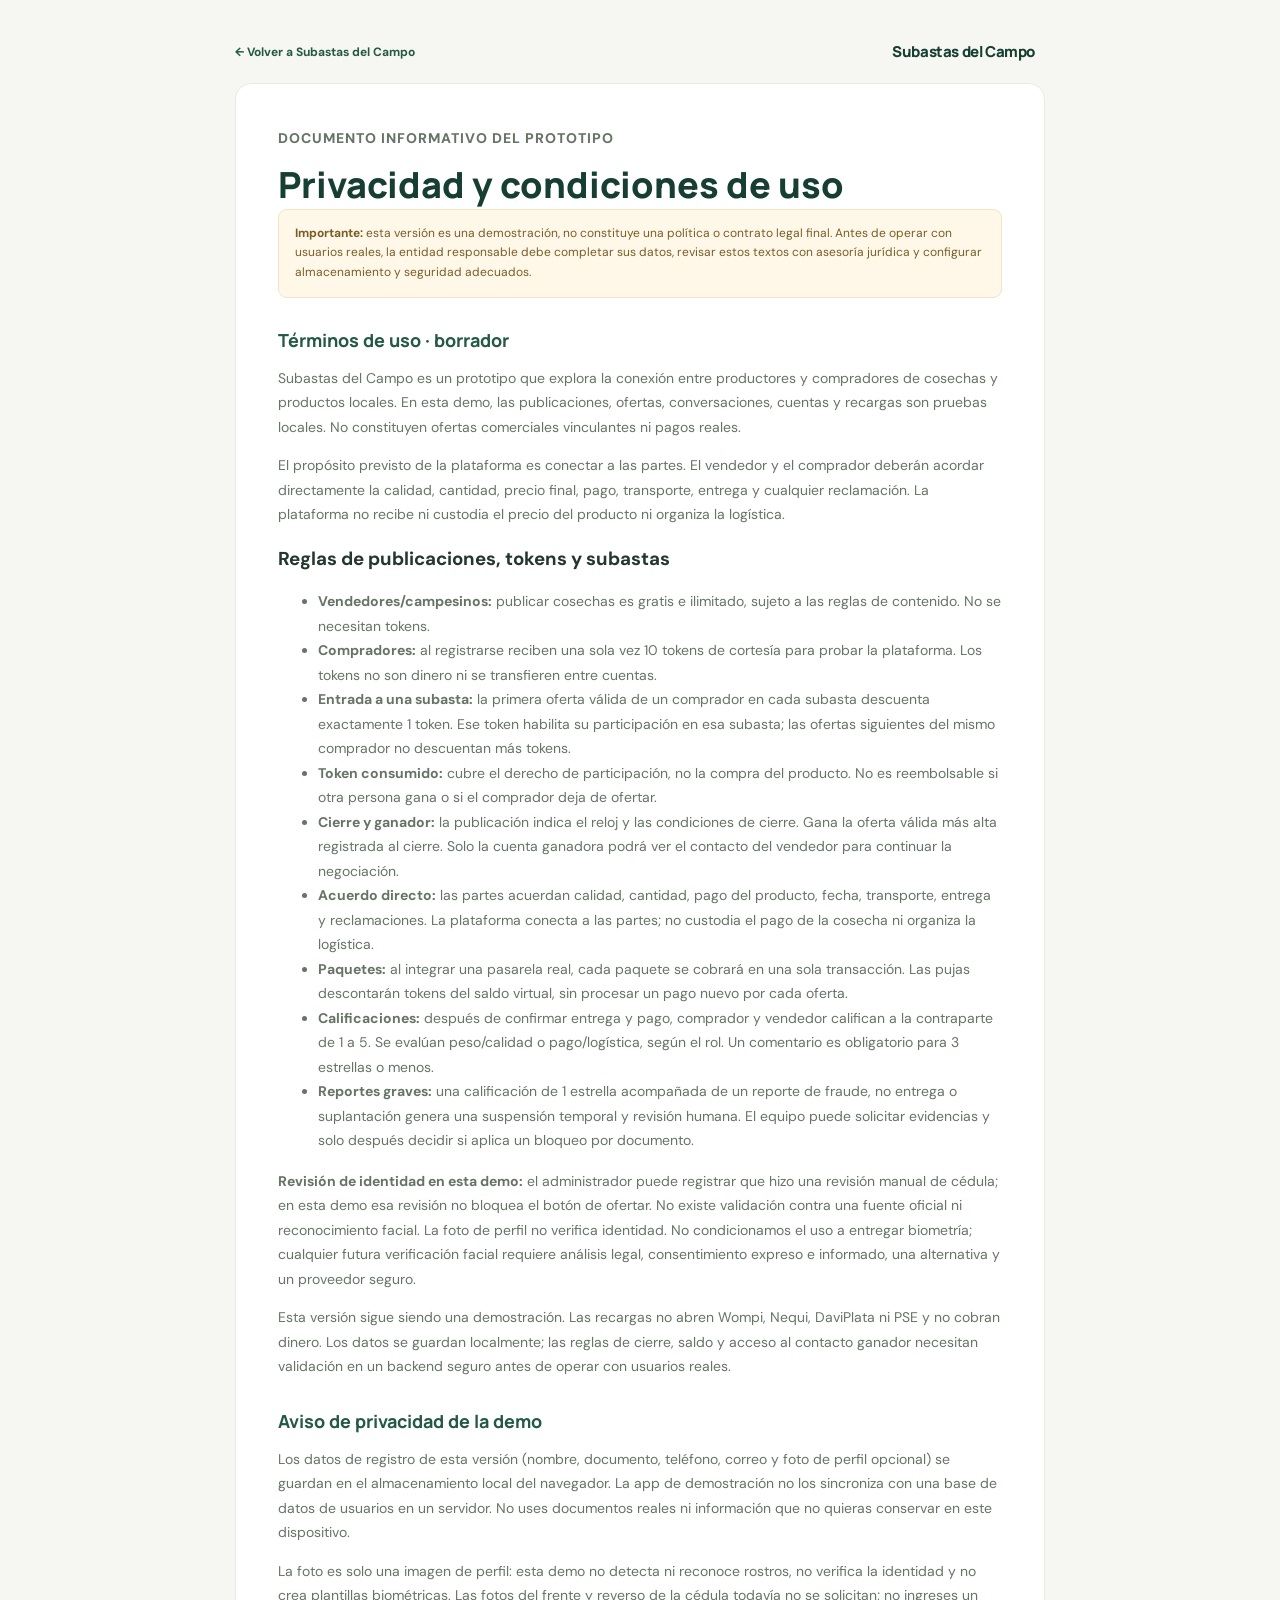
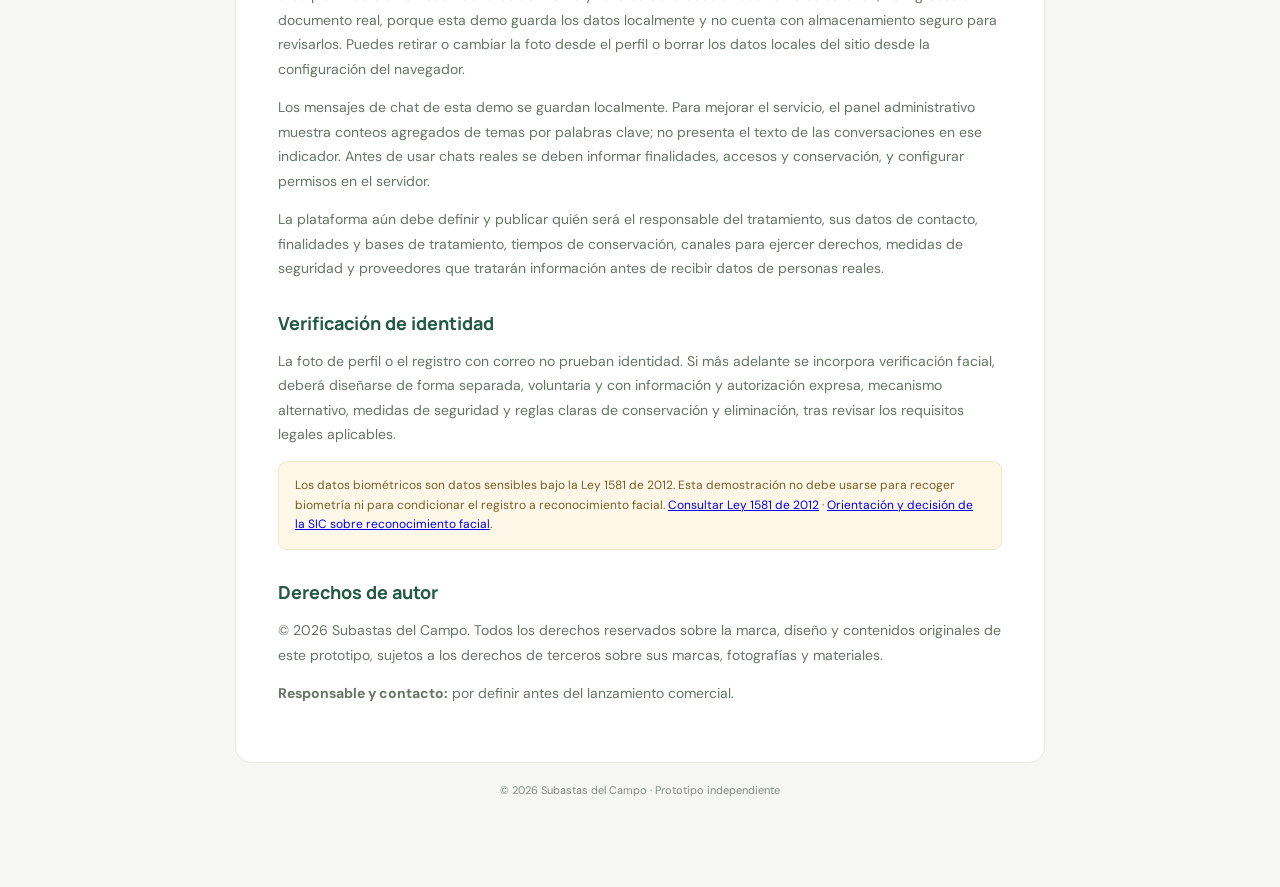
<file: subastas/legal.html>
<!doctype html>
<html lang="es">
<head>
  <meta charset="utf-8">
  <meta name="viewport" content="width=device-width, initial-scale=1">
  <meta name="description" content="Información de privacidad y condiciones de uso de la demostración Subastas del Campo.">
  <title>Privacidad y condiciones | Subastas del Campo</title>
  <link rel="stylesheet" href="app-v16.css">
  <style>
    body{background:#f6f7f3;color:#23372d;font-family:var(--sans)}.legal-wrap{max-width:850px;margin:40px auto;padding:0 20px 50px}.legal-top{display:flex;align-items:center;justify-content:space-between;gap:12px}.legal-top a{color:#245944;font-size:12px;font-weight:700;text-decoration:none}.legal-card{margin-top:20px;padding:clamp(20px,5vw,42px);background:#fff;border:1px solid #e7ebe3;border-radius:16px}.legal-card h1{margin:0;color:#173e32;font:800 clamp(24px,5vw,36px) var(--display)}.legal-card h2{margin:30px 0 8px;color:#245944;font:750 18px var(--display)}.legal-card p,.legal-card li{color:#667466;font-size:14px;line-height:1.75}.legal-alert{padding:14px 16px;color:#775d26;background:#fff8e9;border:1px solid #f0e5c8;border-radius:9px;font-size:12px;line-height:1.65}.legal-footer{margin-top:20px;color:#7f8a7d;font-size:11px;text-align:center}
  </style>
</head>
<body>
  <main class="legal-wrap">
    <div class="legal-top"><a href="app.html">← Volver a Subastas del Campo</a><span class="brand">Subastas del Campo</span></div>
    <article class="legal-card">
      <p class="eyebrow">DOCUMENTO INFORMATIVO DEL PROTOTIPO</p>
      <h1>Privacidad y condiciones de uso</h1>
      <div class="legal-alert"><strong>Importante:</strong> esta versión es una demostración, no constituye una política o contrato legal final. Antes de operar con usuarios reales, la entidad responsable debe completar sus datos, revisar estos textos con asesoría jurídica y configurar almacenamiento y seguridad adecuados.</div>
      <h2 id="terms">Términos de uso · borrador</h2>
      <p>Subastas del Campo es un prototipo que explora la conexión entre productores y compradores de cosechas y productos locales. En esta demo, las publicaciones, ofertas, conversaciones, cuentas y recargas son pruebas locales. No constituyen ofertas comerciales vinculantes ni pagos reales.</p>
      <p>El propósito previsto de la plataforma es conectar a las partes. El vendedor y el comprador deberán acordar directamente la calidad, cantidad, precio final, pago, transporte, entrega y cualquier reclamación. La plataforma no recibe ni custodia el precio del producto ni organiza la logística.</p>
      <h3>Reglas de publicaciones, tokens y subastas</h3>
      <ul>
        <li><strong>Vendedores/campesinos:</strong> publicar cosechas es gratis e ilimitado, sujeto a las reglas de contenido. No se necesitan tokens.</li>
        <li><strong>Compradores:</strong> al registrarse reciben una sola vez 10 tokens de cortesía para probar la plataforma. Los tokens no son dinero ni se transfieren entre cuentas.</li>
        <li><strong>Entrada a una subasta:</strong> la primera oferta válida de un comprador en cada subasta descuenta exactamente 1 token. Ese token habilita su participación en esa subasta; las ofertas siguientes del mismo comprador no descuentan más tokens.</li>
        <li><strong>Token consumido:</strong> cubre el derecho de participación, no la compra del producto. No es reembolsable si otra persona gana o si el comprador deja de ofertar.</li>
        <li><strong>Cierre y ganador:</strong> la publicación indica el reloj y las condiciones de cierre. Gana la oferta válida más alta registrada al cierre. Solo la cuenta ganadora podrá ver el contacto del vendedor para continuar la negociación.</li>
        <li><strong>Acuerdo directo:</strong> las partes acuerdan calidad, cantidad, pago del producto, fecha, transporte, entrega y reclamaciones. La plataforma conecta a las partes; no custodia el pago de la cosecha ni organiza la logística.</li>
        <li><strong>Paquetes:</strong> al integrar una pasarela real, cada paquete se cobrará en una sola transacción. Las pujas descontarán tokens del saldo virtual, sin procesar un pago nuevo por cada oferta.</li>
        <li><strong>Calificaciones:</strong> después de confirmar entrega y pago, comprador y vendedor califican a la contraparte de 1 a 5. Se evalúan peso/calidad o pago/logística, según el rol. Un comentario es obligatorio para 3 estrellas o menos.</li>
        <li><strong>Reportes graves:</strong> una calificación de 1 estrella acompañada de un reporte de fraude, no entrega o suplantación genera una suspensión temporal y revisión humana. El equipo puede solicitar evidencias y solo después decidir si aplica un bloqueo por documento.</li>
      </ul>
      <p><strong>Revisión de identidad en esta demo:</strong> el administrador puede registrar que hizo una revisión manual de cédula; en esta demo esa revisión no bloquea el botón de ofertar. No existe validación contra una fuente oficial ni reconocimiento facial. La foto de perfil no verifica identidad. No condicionamos el uso a entregar biometría; cualquier futura verificación facial requiere análisis legal, consentimiento expreso e informado, una alternativa y un proveedor seguro.</p>
      <p>Esta versión sigue siendo una demostración. Las recargas no abren Wompi, Nequi, DaviPlata ni PSE y no cobran dinero. Los datos se guardan localmente; las reglas de cierre, saldo y acceso al contacto ganador necesitan validación en un backend seguro antes de operar con usuarios reales.</p>
      <h2 id="privacy">Aviso de privacidad de la demo</h2>
      <p>Los datos de registro de esta versión (nombre, documento, teléfono, correo y foto de perfil opcional) se guardan en el almacenamiento local del navegador. La app de demostración no los sincroniza con una base de datos de usuarios en un servidor. No uses documentos reales ni información que no quieras conservar en este dispositivo.</p>
      <p>La foto es solo una imagen de perfil: esta demo no detecta ni reconoce rostros, no verifica la identidad y no crea plantillas biométricas. Las fotos del frente y reverso de la cédula todavía no se solicitan; no ingreses un documento real, porque esta demo guarda los datos localmente y no cuenta con almacenamiento seguro para revisarlos. Puedes retirar o cambiar la foto desde el perfil o borrar los datos locales del sitio desde la configuración del navegador.</p>
      <p>Los mensajes de chat de esta demo se guardan localmente. Para mejorar el servicio, el panel administrativo muestra conteos agregados de temas por palabras clave; no presenta el texto de las conversaciones en ese indicador. Antes de usar chats reales se deben informar finalidades, accesos y conservación, y configurar permisos en el servidor.</p>
      <p>La plataforma aún debe definir y publicar quién será el responsable del tratamiento, sus datos de contacto, finalidades y bases de tratamiento, tiempos de conservación, canales para ejercer derechos, medidas de seguridad y proveedores que tratarán información antes de recibir datos de personas reales.</p>
      <h2>Verificación de identidad</h2>
      <p>La foto de perfil o el registro con correo no prueban identidad. Si más adelante se incorpora verificación facial, deberá diseñarse de forma separada, voluntaria y con información y autorización expresa, mecanismo alternativo, medidas de seguridad y reglas claras de conservación y eliminación, tras revisar los requisitos legales aplicables.</p>
      <div class="legal-alert">Los datos biométricos son datos sensibles bajo la Ley 1581 de 2012. Esta demostración no debe usarse para recoger biometría ni para condicionar el registro a reconocimiento facial. <a href="https://www.funcionpublica.gov.co/eva/gestornormativo/norma.php?i=49981" target="_blank" rel="noopener">Consultar Ley 1581 de 2012</a> · <a href="https://sedeelectronica.sic.gov.co/noticias/214-millones-de-multa-mercado-libre-por-exigir-sus-usuarios-reconocimiento-facial-para-acceder-sus-cuentas" target="_blank" rel="noopener">Orientación y decisión de la SIC sobre reconocimiento facial</a>.</div>
      <h2>Derechos de autor</h2>
      <p>© 2026 Subastas del Campo. Todos los derechos reservados sobre la marca, diseño y contenidos originales de este prototipo, sujetos a los derechos de terceros sobre sus marcas, fotografías y materiales.</p>
      <p><strong>Responsable y contacto:</strong> por definir antes del lanzamiento comercial.</p>
    </article>
    <footer class="legal-footer">© 2026 Subastas del Campo · Prototipo independiente</footer>
  </main>
</body>
</html>
</file>
<file: style.css>
@import url('https://fonts.googleapis.com/css2?family=DM+Sans:wght@400;500;600;700&family=Manrope:wght@400;500;600;700;800&display=swap');

:root {
  --ink: #20351f;
  --ink-soft: #52654b;
  --forest: #457844;
  --forest-deep: #18391e;
  --moss: #78a85f;
  --lime: #bed890;
  --cream: #efedde;
  --paper: #fffefa;
  --line: #d7dfc7;
  --orange: #bd5142;
  --serif: Georgia, 'Times New Roman', serif;
  --sans: 'DM Sans', Arial, sans-serif;
  --display: 'Manrope', 'DM Sans', Arial, sans-serif;
  color-scheme: light;
}

* { box-sizing: border-box; }
html { scroll-behavior: smooth; scroll-padding-top: 88px; }
body { margin: 0; background: var(--cream); color: var(--ink); font-family: var(--sans); font-size: 16px; line-height: 1.6; -webkit-font-smoothing: antialiased; }
button, a { font: inherit; }
a { color: inherit; }
.container { width: min(1160px, calc(100% - 64px)); margin-inline: auto; }
.skip-link { position: fixed; top: 8px; left: 8px; z-index: 20; padding: 10px 16px; color: var(--paper); background: var(--forest-deep); transform: translateY(-150%); }
.skip-link:focus { transform: translateY(0); }

.site-header { position: sticky; top: 0; z-index: 10; height: 82px; background: rgba(245,244,238,.94); border-bottom: 1px solid rgba(20,43,38,.08); backdrop-filter: blur(14px); }
.header-inner { height: 100%; display: flex; align-items: center; justify-content: space-between; }
.brand { display: inline-flex; align-items: center; gap: 10px; text-decoration: none; }
.brand-logo { display: block; width: 214px; height: auto; }
.brand-mark { width: 38px; height: 38px; display: grid; place-items: center; color: var(--cream); background: var(--forest); border-radius: 12px 12px 12px 4px; font: 800 20px/1 var(--display); letter-spacing: -2px; transform: rotate(-3deg); }
.brand-mark svg { width: 29px; height: 23px; transform: rotate(3deg); }
.brand-mark svg path:first-child { fill: #b0ce77; }
.brand-mark svg path:last-child { fill: #e5efc7; }
.brand-mark span { color: var(--lime); }
.brand-name { display: flex; align-items: baseline; color: var(--forest-deep); font: 800 22px/1 var(--display); letter-spacing: -1.4px; }
.brand-name > span { color: #80a64d; }
.brand-name small { margin-left: 7px; color: #7b887a; font: 700 9px/1 var(--sans); letter-spacing: 1px; }
.main-nav { display: flex; align-items: center; gap: 34px; }
.main-nav a { color: #42554c; font-size: 13px; font-weight: 600; text-decoration: none; transition: color .2s ease; }
.main-nav a:hover { color: var(--forest); }
.main-nav .nav-cta { display: inline-flex; align-items: center; gap: 17px; padding: 12px 17px; color: var(--paper); background: var(--forest); border-radius: 3px; }
.nav-cta span { color: var(--lime); font-size: 16px; }
.menu-toggle { display: none; }

.hero { position: relative; overflow: hidden; padding: 79px 0 0; background: var(--cream); }
.hero-grid { display: grid; grid-template-columns: 1.05fr .95fr; align-items: center; gap: 50px; min-height: 495px; }
.hero-copy { position: relative; z-index: 1; padding-bottom: 36px; }
.eyebrow { display: flex; align-items: center; gap: 9px; margin: 0 0 22px; color: var(--lime); font-size: 10px; font-weight: 700; letter-spacing: 1.5px; text-transform: uppercase; }
.eyebrow-dot { width: 7px; height: 7px; border-radius: 50%; background: var(--orange); box-shadow: 0 0 0 4px rgba(235,133,94,.15); }
.eyebrow-dark { color: #718263; }
h1, h2, h3, p { margin-top: 0; }
h1, h2 { font-family: var(--display); }
h1 { max-width: 650px; margin-bottom: 22px; color: var(--forest-deep); font-size: clamp(44px, 5.4vw, 68px); font-weight: 600; line-height: 1.03; letter-spacing: -4px; }
h1 em, h2 em { color: #78984f; font-family: var(--serif); font-weight: 400; }
.hero-lead { max-width: 510px; margin-bottom: 29px; color: #58665c; font-size: 16px; line-height: 1.8; }
.hero-actions { display: flex; align-items: center; gap: 24px; flex-wrap: wrap; }
.button { display: inline-flex; align-items: center; justify-content: center; gap: 24px; min-height: 50px; padding: 0 20px; border: 0; border-radius: 3px; font-size: 12px; font-weight: 700; text-decoration: none; transition: transform .2s ease, background .2s ease; }
.button:hover { transform: translateY(-2px); }
.button-primary { color: white; background: var(--forest); }
.button-primary:hover { background: var(--forest-deep); }
.button-primary span { color: var(--lime); font-size: 17px; }
.text-link { display: inline-flex; align-items: center; gap: 11px; color: var(--forest); font-size: 12px; font-weight: 700; text-decoration: none; }
.text-link span { color: #8ba45d; font-size: 16px; transition: transform .2s ease; }
.text-link:hover span { transform: translate(2px, 2px); }
.hero-note { display: flex; align-items: center; gap: 12px; margin-top: 37px; color: #788176; font-size: 11px; }
.note-line { width: 31px; height: 1px; background: #9cac87; }

.hero-art { position: relative; display: grid; place-items: center; min-height: 450px; overflow: hidden; background: var(--forest); border-radius: 46% 46% 5px 5px; isolation: isolate; }
.hero-art { background-color: #edf4e6; background-image: url('assets/fumigo-landscape.svg'); background-position: center bottom; background-size: cover; }
.hero-art::before { content: ''; position: absolute; inset: 13px; border: 1px solid rgba(216,239,137,.2); border-radius: 46% 46% 3px 3px; }
.hero-art::before { border-color: rgba(95,150,80,.23); }
.hero-art::after { content: ''; position: absolute; z-index: -2; width: 380px; height: 380px; border: 1px solid rgba(245,244,238,.15); border-radius: 50%; }
.art-center { position: relative; z-index: 1; display: grid; place-items: center; width: 244px; height: 244px; border: 1px solid rgba(216,239,137,.22); border-radius: 50%; background: radial-gradient(circle, rgba(216,239,137,.11), rgba(23,72,61,.03) 68%); }
.art-center { border-color: rgba(95,150,80,.2); background: radial-gradient(circle, rgba(255,255,255,.93), rgba(255,255,255,.12) 72%); }
.art-center svg { width: 170px; filter: drop-shadow(0 14px 22px rgba(5,24,19,.18)); }
.shield { fill: #5f9650; }
.shield-inner { fill: #edf4e6; }
.leaf-stem, .leaf-vein { fill: none; stroke: #5f9650; stroke-linecap: round; stroke-width: 3; }
.leaf-shape { fill: #a8c77d; }
.leaf-small { fill: #789d5a; }
.spark { fill: var(--orange); }
.spark-cross { fill: none; stroke: #fffefa; stroke-linecap: round; stroke-width: 2; }
.art-orbit { position: absolute; border: 1px dashed rgba(245,244,238,.25); border-radius: 50%; }
.orbit-one { width: 330px; height: 330px; transform: rotate(-22deg) scaleY(.75); }
.orbit-two { width: 470px; height: 470px; border-color: rgba(216,239,137,.14); transform: rotate(28deg) scaleY(.72); }
.art-leaf { position: absolute; z-index: -1; width: 90px; height: 45px; border-radius: 100% 0 100% 0; background: rgba(166,199,123,.17); transform: rotate(-28deg); }
.leaf-one { top: 95px; right: 86px; }
.leaf-two { bottom: 91px; left: 66px; width: 72px; height: 36px; transform: rotate(148deg); }
.art-label { position: absolute; display: flex; align-items: center; gap: 10px; padding: 12px 15px; color: var(--ink); background: var(--paper); box-shadow: 0 12px 26px rgba(7,24,17,.12); }
.label-top { top: 113px; left: 6px; border-radius: 4px 14px 14px 14px; font: 700 11px/1.3 var(--display); }
.label-icon { color: #8aa755; font-size: 20px; }
.label-bottom { right: 6px; bottom: 80px; border-radius: 14px 4px 14px 14px; font: 700 11px/1.4 var(--display); }
.label-bottom small { display: block; color: #788176; font: 500 9px/1.4 var(--sans); }
.label-dot { width: 10px; height: 10px; border-radius: 50%; background: var(--orange); box-shadow: 0 0 0 4px #fbe9df; }
.art-caption { position: absolute; right: 20px; bottom: 22px; color: rgba(245,244,238,.57); font: italic 12px var(--serif); }
.hero-bottom { display: flex; align-items: center; gap: 15px; padding: 0 0 24px; color: #899186; font-size: 9px; font-weight: 600; letter-spacing: 1px; text-transform: uppercase; }
.hero-bottom-line { width: 44px; height: 1px; background: #bec7b7; }

.section-pad { padding: 105px 0; }
.intro { padding-top: 97px; background: var(--paper); }
.intro-grid { display: grid; grid-template-columns: 1.08fr .92fr; align-items: end; gap: 80px; }
h2 { margin-bottom: 0; color: var(--forest-deep); font-size: clamp(35px, 4vw, 50px); font-weight: 600; line-height: 1.1; letter-spacing: -2.4px; }
.intro-text { padding-bottom: 4px; }
.intro-text p { margin-bottom: 24px; color: var(--ink-soft); font-size: 14px; line-height: 1.85; }
.text-link-dark { color: var(--forest); }
.intro-ribbon { display: flex; align-items: center; gap: 17px; margin-top: 69px; padding: 20px 0; border-top: 1px solid var(--line); border-bottom: 1px solid var(--line); }
.ribbon-star { display: grid; place-items: center; width: 36px; height: 36px; color: var(--forest); background: #e5edcf; border-radius: 50%; font-size: 20px; }
.intro-ribbon p { flex: 1; margin: 0; color: #627064; font: italic 15px var(--serif); }
.ribbon-index { color: #a4aa9d; font-size: 9px; font-weight: 700; letter-spacing: 1px; }

.services { background: #f0f1e9; }
.section-heading { display: flex; align-items: end; justify-content: space-between; gap: 50px; margin-bottom: 43px; }
.section-heading > p { max-width: 330px; margin: 0 0 4px; color: var(--ink-soft); font-size: 13px; line-height: 1.8; }
.service-grid { display: grid; grid-template-columns: repeat(3, 1fr); gap: 14px; }
.service-card { display: flex; flex-direction: column; min-height: 285px; padding: 25px 24px 22px; background: var(--paper); border: 1px solid rgba(20,43,38,.07); transition: transform .25s ease, box-shadow .25s ease; }
.service-card:hover { transform: translateY(-4px); box-shadow: 0 15px 30px rgba(20,43,38,.08); }
.service-featured { color: var(--paper); background: var(--forest); }
.service-top { display: flex; align-items: flex-start; justify-content: space-between; margin-bottom: 23px; }
.service-icon { display: grid; place-items: center; width: 48px; height: 48px; color: var(--forest); background: #e8eedc; border-radius: 50%; }
.service-icon svg { width: 26px; height: 26px; fill: none; stroke: currentColor; stroke-width: 1.6; stroke-linecap: round; stroke-linejoin: round; }
.service-featured .service-icon { color: var(--forest-deep); background: var(--lime); }
.card-number { color: #a6ae9e; font-size: 9px; font-weight: 700; letter-spacing: 1.3px; }
.service-featured .card-number { color: rgba(245,244,238,.5); }
.service-card h3 { margin-bottom: 10px; color: var(--forest-deep); font: 700 17px/1.3 var(--display); letter-spacing: -.5px; }
.service-featured h3 { color: white; }
.service-card p { margin-bottom: 20px; color: #6b776d; font-size: 12px; line-height: 1.7; }
.service-featured p { color: rgba(245,244,238,.73); }
.card-link { display: inline-flex; align-items: center; justify-content: space-between; gap: 10px; width: 100%; margin-top: auto; padding-top: 14px; border-top: 1px solid var(--line); color: var(--forest); font-size: 10px; font-weight: 700; text-decoration: none; }
.card-link span { color: #91a75c; font-size: 16px; }
.service-featured .card-link { border-color: rgba(245,244,238,.22); color: var(--lime); }
.service-featured .card-link span { color: white; }
.service-wide { grid-column: span 3; display: grid; grid-template-columns: auto 1fr auto; align-items: center; gap: 22px; min-height: 135px; }
.service-wide .service-top { align-items: center; gap: 20px; margin: 0; }
.service-wide .service-wide-copy h3 { margin-bottom: 5px; }
.service-wide .service-wide-copy p { max-width: 630px; margin-bottom: 0; }
.service-wide .card-link { width: 215px; margin: 0; padding-top: 12px; }
.appliance-gallery { display: grid; grid-template-columns: repeat(4, minmax(0, 1fr)); gap: 14px; margin: 22px 0 44px; }
.appliance-photo { overflow: hidden; margin: 0; background: var(--paper); border: 1px solid rgba(20,43,38,.08); border-radius: 14px; }
.appliance-photo img { display: block; width: 100%; height: 230px; object-fit: cover; }
.appliance-photo figcaption { display: flex; align-items: center; justify-content: space-between; gap: 12px; padding: 14px 16px; color: var(--forest-deep); font-size: 11px; }
.appliance-photo figcaption strong { font-size: 12px; }
.appliance-photo figcaption a { color: #71804f; font-size: 10px; text-decoration: none; }
.appliance-photo figcaption a:hover { text-decoration: underline; }
@media (max-width: 900px) { .appliance-gallery { grid-template-columns: repeat(2, minmax(0, 1fr)); } }
@media (max-width: 680px) { .appliance-gallery { grid-template-columns: 1fr; margin-bottom: 34px; } .appliance-photo img { height: 250px; } }

/* Servicios técnicos para equipos e instalaciones. */
.home-care { margin: 30px 0 48px; padding: clamp(23px, 4vw, 42px); background: linear-gradient(135deg, #f1f3e9, #fbfaf4); border: 1px solid #e1e7d8; border-radius: 24px; }
.home-care-heading { display: flex; align-items: end; justify-content: space-between; gap: 32px; margin-bottom: 25px; }
.home-care-heading .eyebrow { margin-bottom: 8px; }
.home-care-heading h3 { margin: 0; color: var(--forest-deep); font: 700 clamp(25px, 3.2vw, 36px)/1.15 var(--display); letter-spacing: -1px; }
.home-care-heading h3 em { color: #78984f; font-family: var(--serif); font-weight: 400; }
.home-care-heading > p { max-width: 390px; margin: 0 0 2px; color: #637161; font-size: 11px; line-height: 1.75; }
.home-care-grid { display: grid; grid-template-columns: repeat(3, 1fr); gap: 12px; }
.home-care-grid article { min-height: 176px; padding: 20px; background: rgba(255,254,248,.9); border: 1px solid rgba(35,70,39,.09); border-radius: 16px; }
.home-care-icon { display: grid; place-items: center; width: 34px; height: 34px; margin-bottom: 15px; color: #456e3d; background: #e7eedb; border-radius: 50%; font: 800 9px var(--display); }
.home-care-grid h4 { margin: 0 0 8px; color: var(--forest-deep); font: 700 14px/1.35 var(--display); }
.home-care-grid p { margin: 0; color: #697667; font-size: 10px; line-height: 1.7; }
.home-care-safety { margin: 14px 0 0; padding: 13px 15px; color: #596857; background: #e9eddf; border-left: 2px solid #8da861; font-size: 9px; line-height: 1.7; }
@media (max-width: 900px) { .home-care-grid { grid-template-columns: repeat(2, 1fr); } }
@media (max-width: 680px) { .home-care-heading { align-items: flex-start; flex-direction: column; gap: 12px; } .home-care-grid { grid-template-columns: 1fr; } .home-care-grid article { min-height: 0; } }

.sectors { color: var(--paper); background: var(--forest-deep); }
.sectors-grid { display: grid; grid-template-columns: .8fr 1.2fr; align-items: start; gap: 100px; }
.sectors-copy h2 { margin-bottom: 19px; color: var(--paper); }
.sectors-copy h2 em { color: var(--lime); }
.sectors-copy > p:last-child { max-width: 355px; margin: 0; color: rgba(245,244,238,.69); font-size: 13px; line-height: 1.8; }
.sector-list { border-top: 1px solid rgba(245,244,238,.22); }
.sector-item { display: grid; grid-template-columns: 50px 1fr 25px; align-items: center; min-height: 62px; border-bottom: 1px solid rgba(245,244,238,.22); }
.sector-item > span:first-child { color: rgba(245,244,238,.44); font-size: 9px; font-weight: 700; letter-spacing: 1px; }
.sector-item strong { color: var(--paper); font: 600 18px var(--display); letter-spacing: -.4px; }
.sector-arrow { color: var(--lime); font-size: 15px; }

.contact-section { padding-top: 84px; padding-bottom: 84px; background: var(--cream); }
.contact-card { position: relative; display: grid; grid-template-columns: 1.2fr .8fr; align-items: center; min-height: 320px; overflow: hidden; padding: 58px 66px; color: var(--paper); background: #245a4b; isolation: isolate; }
.contact-card::before { content: ''; position: absolute; z-index: -1; inset: 13px; border: 1px solid rgba(216,239,137,.21); }
.contact-card h2 { margin-bottom: 17px; color: white; }
.contact-card h2 em { color: var(--lime); }
.contact-copy > p:last-child { max-width: 475px; margin-bottom: 0; color: rgba(245,244,238,.7); font-size: 12px; line-height: 1.8; }
.contact-action { position: relative; z-index: 1; justify-self: end; display: flex; flex-direction: column; align-items: flex-start; gap: 13px; }
.button-light { color: var(--forest-deep); background: var(--lime); }
.button-light:hover { background: #e2f5a8; }
.button-light span { font-size: 16px; }
.contact-stamp { display: grid; place-items: center; width: 48px; height: 48px; margin-bottom: 6px; color: var(--lime); border: 1px solid rgba(216,239,137,.47); border-radius: 50%; font: 700 14px var(--display); }
.contact-note { color: rgba(245,244,238,.55); font-size: 9px; letter-spacing: .7px; }
.contact-detail { color: rgba(255,254,250,.9); font-size: 13px; font-weight: 600; text-decoration: none; }
.contact-detail:hover { color: var(--lime); }
.social-links { display: flex; flex-wrap: wrap; gap: 14px; }
.social-links a, .footer-bottom a { color: rgba(245,244,238,.67); font-size: 10px; text-decoration: none; }
.social-links a:hover, .footer-bottom a:hover { color: var(--lime); }
.whatsapp-icon { width: 19px; height: 19px; fill: none; stroke: currentColor; stroke-width: 1.35; stroke-linecap: round; stroke-linejoin: round; }
.contact-orb { position: absolute; z-index: -1; border: 1px solid rgba(216,239,137,.12); border-radius: 50%; }
.orb-one { width: 420px; height: 420px; right: -40px; top: -200px; }
.orb-two { width: 290px; height: 290px; right: 15px; bottom: -190px; }

.site-footer { color: rgba(245,244,238,.8); background: #102e27; }
.footer-main { display: flex; align-items: center; justify-content: space-between; gap: 28px; padding-top: 35px; padding-bottom: 31px; }
.brand-footer .brand-mark { color: var(--forest-deep); background: var(--lime); }
.brand-footer .brand-mark svg path:last-child { fill: var(--forest); }
.brand-footer .brand-logo { width: 190px; padding: 4px; background: #fafbf9; border-radius: 5px; }
.brand-footer .brand-mark span { color: var(--forest); }
.brand-footer .brand-name { color: white; }
.brand-footer .brand-name > span { color: var(--lime); }
.brand-footer .brand-name small { color: rgba(245,244,238,.56); }
.footer-main > p { margin: 0; color: rgba(245,244,238,.54); font-size: 10px; line-height: 1.7; }
.footer-top { display: inline-flex; align-items: center; gap: 11px; color: var(--lime); font-size: 10px; font-weight: 700; text-decoration: none; }
.footer-top span { font-size: 15px; }
.footer-bottom { display: flex; align-items: center; justify-content: space-between; gap: 15px; padding-top: 14px; padding-bottom: 17px; border-top: 1px solid rgba(245,244,238,.15); color: rgba(245,244,238,.4); font-size: 9px; }

@media (max-width: 900px) {
  .container { width: min(100% - 44px, 720px); }
  .main-nav { gap: 20px; }
  .hero { padding-top: 52px; }
  .hero-grid { grid-template-columns: 1fr .82fr; gap: 24px; min-height: 440px; }
  .hero-art { min-height: 370px; }
  .art-center { width: 205px; height: 205px; }
  .art-center svg { width: 145px; }
  .label-top { top: 82px; }
  .label-bottom { bottom: 56px; }
  .intro-grid { gap: 40px; }
  .sectors-grid { gap: 55px; }
  .contact-card { padding: 48px; }
  .service-wide { grid-template-columns: auto 1fr; }
  .service-wide .card-link { grid-column: 2; width: 100%; }
}

@media (max-width: 680px) {
  html { scroll-padding-top: 72px; }
  .container { width: calc(100% - 36px); }
  .site-header { height: 70px; }
  .brand-logo { width: 174px; }
  .menu-toggle { display: flex; flex-direction: column; justify-content: center; gap: 5px; width: 42px; height: 42px; padding: 10px; border: 1px solid var(--line); background: transparent; cursor: pointer; }
  .menu-toggle span { display: block; width: 100%; height: 1px; background: var(--forest); transition: transform .2s ease; }
  .menu-toggle[aria-expanded="true"] span:first-child { transform: translateY(3px) rotate(45deg); }
  .menu-toggle[aria-expanded="true"] span:last-child { transform: translateY(-3px) rotate(-45deg); }
  .main-nav { position: absolute; top: 69px; right: 0; left: 0; display: none; flex-direction: column; align-items: stretch; gap: 0; padding: 10px 18px 18px; background: var(--cream); border-bottom: 1px solid var(--line); box-shadow: 0 16px 20px rgba(20,43,38,.08); }
  .main-nav.is-open { display: flex; }
  .main-nav a { padding: 13px 4px; border-bottom: 1px solid rgba(20,43,38,.08); }
  .main-nav .nav-cta { justify-content: space-between; margin-top: 10px; padding: 13px 15px; border: 0; }
  .hero { padding-top: 42px; }
  .hero-grid { display: flex; flex-direction: column; align-items: stretch; gap: 22px; min-height: auto; }
  .hero-copy { padding-bottom: 0; }
  .eyebrow { margin-bottom: 17px; font-size: 9px; letter-spacing: 1.1px; }
  h1 { margin-bottom: 17px; font-size: clamp(42px, 12vw, 58px); letter-spacing: -3px; }
  .hero-lead { margin-bottom: 22px; font-size: 14px; }
  .hero-actions { gap: 18px; }
  .button { min-height: 46px; padding-inline: 16px; }
  .hero-note { margin-top: 23px; }
  .hero-art { min-height: 350px; border-radius: 48% 48% 4px 4px; }
  .hero-bottom { padding-top: 18px; font-size: 8px; }
  .section-pad { padding: 72px 0; }
  .intro-grid { grid-template-columns: 1fr; gap: 25px; }
  h2 { font-size: clamp(34px, 9vw, 44px); letter-spacing: -1.8px; }
  .intro-ribbon { gap: 12px; margin-top: 42px; }
  .intro-ribbon p { font-size: 13px; }
  .ribbon-index { display: none; }
  .section-heading { display: block; margin-bottom: 29px; }
  .section-heading > p { margin-top: 18px; }
  .service-grid { grid-template-columns: 1fr; gap: 11px; }
  .service-card { min-height: 250px; padding: 22px; }
  .service-wide { grid-column: auto; display: flex; align-items: stretch; gap: 0; min-height: 275px; }
  .service-wide .service-top { justify-content: space-between; margin-bottom: 23px; }
  .service-wide .card-link { width: 100%; }
  .sectors-grid { grid-template-columns: 1fr; gap: 34px; }
  .sector-item { min-height: 58px; }
  .sector-item strong { font-size: 16px; }
  .contact-section { padding: 58px 0; }
  .contact-card { grid-template-columns: 1fr; gap: 30px; padding: 40px 28px; }
  .contact-action { justify-self: start; }
  .contact-card h2 { font-size: 36px; }
  .footer-main { flex-wrap: wrap; padding-top: 29px; }
  .footer-main > p { order: 3; width: 100%; }
  .social-links { order: 4; width: 100%; }
  .footer-bottom { align-items: flex-start; flex-direction: column; gap: 5px; }
}

@media (prefers-reduced-motion: reduce) {
  *, *::before, *::after { scroll-behavior: auto !important; transition-duration: .01ms !important; animation-duration: .01ms !important; animation-iteration-count: 1 !important; }
}

.sr-only { position: absolute; width: 1px; height: 1px; padding: 0; margin: -1px; overflow: hidden; clip: rect(0,0,0,0); white-space: nowrap; border: 0; }
.whatsapp-float, .assistant-toggle { position: fixed; right: 22px; z-index: 18; display: inline-flex; align-items: center; justify-content: center; gap: 9px; min-height: 48px; padding: 0 17px; border: 0; border-radius: 999px; box-shadow: 0 8px 24px rgba(14,44,30,.2); color: #fff; font: 700 12px var(--sans); text-decoration: none; cursor: pointer; transition: transform .2s ease, box-shadow .2s ease; }
.whatsapp-float:hover, .assistant-toggle:hover { transform: translateY(-2px); box-shadow: 0 12px 28px rgba(14,44,30,.24); }
.whatsapp-float { bottom: 20px; background: #168d55; }
.whatsapp-float svg { width: 21px; height: 21px; fill: none; stroke: currentColor; stroke-width: 1.5; stroke-linecap: round; stroke-linejoin: round; }
.assistant-toggle { bottom: 78px; background: var(--forest-deep); }
.assistant-toggle > span { color: var(--lime); font-size: 17px; }
.virtual-chat { position: fixed; right: 22px; bottom: 140px; z-index: 19; display: none; flex-direction: column; width: min(370px, calc(100vw - 32px)); height: min(480px, calc(100vh - 170px)); overflow: hidden; background: #fff; border: 1px solid rgba(7,93,145,.14); border-radius: 18px; box-shadow: 0 18px 54px rgba(13,43,33,.24); }
.virtual-chat.is-open { display: flex; }
.virtual-chat-header { display: flex; align-items: center; justify-content: space-between; padding: 17px 18px; color: #fff; background: var(--forest-deep); }
.virtual-chat-header strong, .virtual-chat-header span { display: block; }
.virtual-chat-header strong { font: 700 14px var(--display); }
.virtual-chat-header span { margin-top: 3px; color: rgba(255,255,255,.7); font-size: 10px; }
.chat-close { width: 32px; height: 32px; color: #fff; background: transparent; border: 0; font-size: 25px; cursor: pointer; }
.assistant-messages { display: flex; flex: 1; flex-direction: column; align-items: flex-start; gap: 10px; overflow-y: auto; padding: 16px; background: #f7faf7; }
.assistant-bubble, .user-bubble { max-width: 90%; padding: 11px 13px; border-radius: 14px; font-size: 12px; line-height: 1.55; }
.assistant-bubble { color: #344d40; background: #e8f1e5; border-bottom-left-radius: 4px; }
.user-bubble { align-self: flex-end; color: #fff; background: var(--forest); border-bottom-right-radius: 4px; }
.quick-prompts { display: flex; flex-wrap: wrap; gap: 7px; }
.quick-prompts button { padding: 7px 10px; color: var(--forest-deep); background: #fff; border: 1px solid #dbe7d9; border-radius: 999px; font: 600 10px var(--sans); cursor: pointer; }
.quick-prompts button:hover { background: #edf5e9; }
.assistant-whatsapp { color: var(--forest-deep); font-size: 11px; font-weight: 700; text-decoration: none; }
.assistant-form { display: flex; gap: 8px; padding: 12px; background: #fff; border-top: 1px solid #e6ece6; }
.assistant-form input { flex: 1; min-width: 0; padding: 10px 12px; color: var(--ink); background: #f7faf7; border: 1px solid #dfe8dd; border-radius: 999px; font: 12px var(--sans); }
.assistant-form button { padding: 0 14px; color: #fff; background: var(--forest-deep); border: 0; border-radius: 999px; font: 700 11px var(--sans); cursor: pointer; }
.assistant-disclaimer { margin: 0; padding: 0 14px 12px; color: #7a897f; background: #fff; font-size: 9px; line-height: 1.45; }

/* Ajustes visuales de marca: crema cálido, verde legible y logo protagonista. */
:root {
  --ink: #1d3824;
  --ink-soft: #586b57;
  --forest: #477c47;
  --forest-deep: #173b27;
  --moss: #78a85f;
  --lime: #c7dc9a;
  --cream: #f1efdf;
  --paper: #fffef8;
  --line: #dce2cc;
}

body { background: var(--cream); }
.site-header { background: rgba(255,254,248,.94); border-bottom-color: rgba(23,59,39,.1); }
.brand-logo { filter: drop-shadow(0 2px 2px rgba(23,59,39,.06)); }
.eyebrow { color: #547a45; }
.eyebrow-dark { color: #658050; }
.hero { background: radial-gradient(ellipse at 78% 17%, rgba(255,255,255,.8), transparent 38%), linear-gradient(135deg, #f7f5e9 0%, var(--cream) 76%); }
.hero-art {
  min-height: 470px;
  border: 1px solid rgba(48,101,57,.13);
  border-radius: 43% 43% 22px 22px;
  box-shadow: 0 22px 55px rgba(36,77,41,.13);
  background-color: #e7eed8;
  background-image: linear-gradient(180deg, rgba(255,254,248,.08), rgba(23,59,39,.04)), url('assets/fumigo-landscape.svg');
}
.hero-art::before { inset: 12px; border-color: rgba(255,254,248,.75); border-radius: 43% 43% 14px 14px; }
.art-center {
  width: min(82%, 370px);
  height: auto;
  aspect-ratio: 2.98 / 1;
  overflow: hidden;
  border: 7px solid rgba(255,254,248,.78);
  border-radius: 24px;
  background: #efedde;
  box-shadow: 0 18px 42px rgba(27,62,34,.2);
}
.hero-logo { display: block; width: 100%; height: 100%; object-fit: cover; }
.art-label { border: 1px solid rgba(23,59,39,.07); border-radius: 14px; box-shadow: 0 12px 30px rgba(24,57,30,.14); }
.label-top { top: 102px; left: 10px; }
.label-bottom { right: 10px; bottom: 68px; }
.art-caption { color: rgba(255,254,248,.92); text-shadow: 0 1px 8px rgba(23,59,39,.35); }
.button { border-radius: 999px; }
.service-card { border-radius: 16px; }
.service-featured { background: linear-gradient(145deg, #4d8149, #356b42); }
.contact-card { border-radius: 24px; background: linear-gradient(125deg, #173b27, #356b42); }
.contact-card::before { border-radius: 15px; }
.brand-footer .brand-logo { background: #efedde; border-radius: 8px; }
.whatsapp-float { background: #208b52; }
.assistant-toggle { background: var(--forest-deep); }
a:focus-visible, button:focus-visible, input:focus-visible { outline: 3px solid #d48d3d; outline-offset: 4px; }

@media (max-width: 680px) {
  .brand-logo { width: 158px; }
  .brand-footer .brand-logo { width: 174px; }
  .whatsapp-float, .assistant-toggle { right: 14px; min-height: 46px; padding-inline: 14px; font-size: 11px; }
  .whatsapp-float { bottom: 14px; }
  .assistant-toggle { bottom: 68px; }
  .virtual-chat { right: 10px; bottom: 124px; width: calc(100vw - 20px); height: min(470px, calc(100vh - 144px)); }
  .hero-art { min-height: 340px; border-radius: 43% 43% 18px 18px; }
  .art-center { width: min(84%, 340px); border-width: 5px; border-radius: 17px; }
  .label-top { top: 65px; left: 4px; }
  .label-bottom { right: 4px; bottom: 54px; }
  .art-caption { right: 15px; bottom: 15px; }
  .contact-card { border-radius: 20px; }
}

.technology { background: #faf9f1; }
.application-section { background: #f5f3e8; }
.tech-grid { display: grid; grid-template-columns: .92fr 1.08fr; align-items: center; gap: clamp(36px, 6vw, 78px); }
.tech-copy h2 { max-width: 570px; margin-bottom: 20px; }
.tech-copy > p:not(.eyebrow) { color: var(--ink-soft); font-size: 14px; line-height: 1.85; }
.tech-tags { display: flex; flex-wrap: wrap; gap: 8px; margin: 23px 0; }
.tech-tags span { padding: 8px 12px; color: var(--forest-deep); background: #e9efdc; border: 1px solid #dbe5cb; border-radius: 999px; font-size: 10px; font-weight: 700; }
.tech-copy .tech-caveat { margin: 0; padding-left: 14px; border-left: 2px solid #9dbb75; color: #70806c; font-size: 11px; line-height: 1.7; }
.tech-photo { position: relative; margin: 0; overflow: hidden; background: #d8e1d0; border: 8px solid #fff; border-radius: 22px; box-shadow: 0 18px 45px rgba(27,62,34,.12); }
.tech-photo img { display: block; width: 100%; aspect-ratio: 16 / 10; object-fit: cover; }
.tech-photo figcaption { display: flex; align-items: center; justify-content: space-between; gap: 14px; padding: 16px 18px; color: var(--forest-deep); background: #fffef8; }
.tech-photo figcaption strong { font: 700 12px var(--display); }
.tech-photo figcaption span { color: #71806c; font-size: 10px; }
.equipment-row { display: grid; grid-template-columns: 1.05fr .95fr; align-items: center; gap: 50px; margin-top: 88px; padding: 32px; background: linear-gradient(130deg, #edf0e3, #f5f2e4); border: 1px solid #e1e6d6; border-radius: 24px; }
.application-section .equipment-row { margin-top: 0; margin-bottom: 22px; }
.equipment-visual { position: relative; display: flex; align-items: center; gap: 14px; min-height: 236px; }
.equipment-sprayer { display: block; width: 64%; height: 236px; object-fit: cover; border: 6px solid #fffef8; border-radius: 18px; box-shadow: 0 12px 30px rgba(27,62,34,.12); }
.equipment-shield { display: block; width: 31%; height: 162px; object-fit: contain; padding: 8px; background: #fffef8; border: 1px solid #e3e7dc; border-radius: 16px; box-shadow: 0 12px 30px rgba(27,62,34,.1); }
.equipment-copy h3 { max-width: 430px; margin-bottom: 12px; color: var(--forest-deep); font: 700 clamp(22px, 2.7vw, 30px)/1.2 var(--display); letter-spacing: -.8px; }
.equipment-copy > p:last-child { margin: 0; color: var(--ink-soft); font-size: 12px; line-height: 1.8; }
.equipment-copy h2 { max-width: 490px; margin: 0 0 12px; color: var(--forest-deep); font: 700 clamp(24px, 3vw, 34px)/1.2 var(--display); letter-spacing: -.9px; }
.equipment-copy > p:not(.eyebrow) { margin: 0; color: var(--ink-soft); font-size: 12px; line-height: 1.8; }
.application-steps { display: grid; grid-template-columns: repeat(4, 1fr); gap: 12px; }
.application-step { position: relative; min-height: 196px; padding: 20px 18px; background: #fffef8; border: 1px solid #e2e6da; border-radius: 16px; }
.application-step-icon { display: grid; place-items: center; width: 43px; height: 43px; margin-bottom: 17px; color: #4d7544; background: #e9efdc; border-radius: 50%; }
.application-step-icon svg { width: 24px; height: 24px; fill: none; stroke: currentColor; stroke-width: 1.7; stroke-linecap: round; stroke-linejoin: round; }
.application-step-number { position: absolute; top: 22px; right: 19px; color: #9da994; font-size: 9px; font-weight: 800; letter-spacing: .8px; }
.application-step h3 { margin: 0 0 8px; color: var(--forest-deep); font: 700 13px/1.35 var(--display); }
.application-step p { margin: 0; color: #6b776d; font-size: 10px; line-height: 1.7; }
.application-photo-note { margin: 10px 0 0; color: #7d877a; font-size: 9px; line-height: 1.6; text-align: right; }
.supplies { background: #f1efdf; }
.pricing { background: #f8f7ef; }
.pricing .section-heading { margin-bottom: 34px; }
.pricing-subheading { display: flex; align-items: end; justify-content: space-between; gap: 20px; margin: 0 0 20px; }
.pricing-subheading .eyebrow { margin-bottom: 8px; }
.pricing-subheading h3 { margin: 0; color: var(--forest-deep); font: 700 25px/1.2 var(--display); letter-spacing: -.7px; }
.pricing-subheading > span { padding-bottom: 3px; color: #778271; font-size: 11px; }
.visit-policy { display: grid; grid-template-columns: auto 1fr; align-items: start; gap: 15px; margin: 0 0 34px; padding: 19px 21px; background: #edf2e5; border: 1px solid #dbe6cf; border-radius: 16px; }
.visit-policy-icon { display: grid; place-items: center; width: 33px; height: 33px; color: #fff; background: #557e46; border-radius: 50%; font: 700 15px var(--display); }
.visit-policy strong { display: block; margin-bottom: 5px; color: var(--forest-deep); font: 700 13px/1.45 var(--display); }
.visit-policy p { margin: 0; color: #637161; font-size: 10px; line-height: 1.75; }
.fumigation-price-list { max-width: 780px; margin: 0 auto 12px; padding: 0 20px; background: rgba(255,254,248,.72); border: 1px solid #e7e9df; border-radius: 15px; }
.fumigation-price-row { display: flex; align-items: baseline; justify-content: space-between; gap: 20px; padding: 15px 2px; color: #627060; border-bottom: 1px solid #e7e9df; font-size: 12px; }
.fumigation-price-row:last-child { border-bottom: 0; }
.fumigation-price-row span:last-child { flex: 0 0 auto; color: #59734f; font-size: 14px; font-weight: 700; letter-spacing: -.2px; }
.fumigation-price-note { max-width: 780px; margin: 0 auto 28px; color: #778271; font-size: 9px; line-height: 1.7; }
.quote-summary { display: flex; align-items: center; justify-content: space-between; gap: 25px; margin: 8px 0 56px; padding: 20px 22px; background: #edf0e5; border-radius: 15px; }
.quote-summary strong { color: var(--forest-deep); font: 700 13px/1.4 var(--display); }
.quote-summary p { margin: 5px 0 0; color: #667364; font-size: 10px; line-height: 1.65; }
.price-link { display: inline-flex; align-items: center; justify-content: space-between; flex: 0 0 auto; gap: 15px; padding: 10px 0 10px 16px; color: var(--forest); border-left: 1px solid #d8e1ce; font-size: 10px; font-weight: 700; text-decoration: none; }
.price-link span { color: #91a75c; font-size: 15px; }
.maintenance-heading { margin-top: 64px; }
.maintenance-grid { display: grid; grid-template-columns: repeat(3, 1fr); gap: 15px; align-items: stretch; }
.maintenance-card { display: flex; flex-direction: column; padding: 25px 24px 22px; background: #fffef8; border: 1px solid #dfe5d4; border-radius: 18px; box-shadow: 0 12px 30px rgba(37,72,40,.055); }
.maintenance-featured { background: #edf2e5; border-color: #bbcf9f; box-shadow: 0 16px 34px rgba(48,96,49,.1); }
.maintenance-top { display: flex; align-items: center; justify-content: space-between; gap: 8px; margin-bottom: 13px; }
.plan-label { color: #668050; font-size: 9px; font-weight: 700; letter-spacing: .65px; text-transform: uppercase; }
.plan-frequency { padding: 6px 9px; color: #4f6840; background: #e7eddc; border-radius: 999px; font-size: 9px; font-weight: 700; text-align: center; }
.maintenance-card h4 { margin: 0 0 2px; font-size: 20px; }
.monthly-price { display: flex; align-items: baseline; gap: 6px; margin: 4px 0 16px; color: #75816e; }
.monthly-price strong { color: #3e7440; font: 800 27px/1.2 var(--display); letter-spacing: -1px; }
.monthly-price span { font-size: 11px; }
.plan-intro { min-height: 38px; margin: 3px 0 14px; color: #64705f; font-size: 11px; line-height: 1.6; }
.maintenance-card ul { display: grid; gap: 9px; margin: 0 0 16px; padding: 0; list-style: none; }
.maintenance-card li { position: relative; padding-left: 19px; color: #586b57; font-size: 11px; line-height: 1.55; }
.maintenance-card li::before { content: '✓'; position: absolute; top: 0; left: 0; color: #628b4f; font-weight: 800; }
.plan-docs { margin: auto 0 15px; padding: 11px 12px; color: #6d7869; background: rgba(219,229,204,.48); border-radius: 10px; font-size: 10px; line-height: 1.6; }
.button-plan { width: 100%; min-height: 44px; justify-content: space-between; padding-inline: 15px; color: #fff; background: var(--forest); font-size: 10px; }
.button-plan span { color: var(--lime); font-size: 15px; }
.button-plan:hover { background: var(--forest-deep); }
.pricing-note { margin-top: 22px; padding: 17px 19px; color: #687567; background: #eeefe5; border: 1px solid #e1e6d6; border-radius: 12px; font-size: 10px; line-height: 1.75; }
.pricing-note strong { color: var(--forest-deep); }
.pricing-note a { display: inline-block; margin-left: 4px; color: #477c47; font-weight: 700; text-decoration: none; }
.product-grid { display: grid; grid-template-columns: repeat(3, 1fr); gap: 18px; }
.product-card { overflow: hidden; background: #fffef8; border: 1px solid #e2e6d7; border-radius: 18px; box-shadow: 0 10px 28px rgba(37,72,40,.05); }
.product-image { display: grid; place-items: center; height: 260px; overflow: hidden; padding: 14px; background: radial-gradient(ellipse at 50% 20%, #fffef8 0%, #e8eddc 100%); }
.product-image img { display: block; width: 100%; height: 100%; object-fit: contain; border-radius: 10px; }
.product-copy { padding: 22px 22px 24px; }
.product-type { display: inline-block; margin-bottom: 10px; color: #62804e; font-size: 9px; font-weight: 700; letter-spacing: 1px; text-transform: uppercase; }
.product-copy h3 { margin-bottom: 9px; color: var(--forest-deep); font: 700 20px var(--display); }
.product-copy p { margin: 0; color: var(--ink-soft); font-size: 12px; line-height: 1.75; }
.product-disclaimer { max-width: 860px; margin: 24px auto 0; color: #71806c; font-size: 10px; line-height: 1.7; text-align: center; }

@media (max-width: 900px) {
  .application-steps { grid-template-columns: repeat(2, 1fr); }
  .tech-grid { grid-template-columns: 1fr 1fr; gap: 30px; }
  .equipment-row { gap: 28px; padding: 25px; }
  .equipment-visual { gap: 10px; }
  .product-grid { gap: 12px; }
  .maintenance-grid { gap: 11px; }
  .maintenance-card { padding: 22px 18px; }
  .maintenance-top { align-items: flex-start; flex-direction: column; }
  .product-image { height: 220px; }
  .product-copy { padding: 18px; }
}
@media (max-width: 680px) {
  .application-section { padding-top: 44px; padding-bottom: 50px; }
  .application-steps { grid-template-columns: 1fr; }
  .application-step { min-height: 0; }
  .application-photo-note { text-align: left; }
  .tech-grid, .equipment-row { grid-template-columns: 1fr; }
  .tech-grid { gap: 28px; }
  .tech-photo img { aspect-ratio: 4 / 3; }
  .tech-photo figcaption { align-items: flex-start; flex-direction: column; gap: 4px; }
  .equipment-row { gap: 25px; margin-top: 52px; padding: 18px; border-radius: 20px; }
  .equipment-visual { min-height: 190px; }
  .equipment-sprayer { height: 190px; }
  .equipment-shield { height: 135px; }
  .product-grid { grid-template-columns: 1fr; gap: 14px; }
  .maintenance-grid { grid-template-columns: 1fr; }
  .pricing-subheading { align-items: flex-start; flex-direction: column; gap: 4px; }
  .pricing-subheading h3 { font-size: 22px; }
  .pricing-subheading > span { padding: 0; }
  .maintenance-heading { margin-top: 46px; }
  .quote-summary { align-items: flex-start; flex-direction: column; gap: 9px; }
  .price-link { padding: 10px 0 0; border-left: 0; border-top: 1px solid #d8e1ce; width: 100%; }
  .product-card { display: grid; grid-template-columns: .8fr 1.2fr; align-items: stretch; }
  .product-image { height: auto; min-height: 190px; padding: 10px; }
  .product-copy { padding: 18px 16px; }
  .product-copy h3 { font-size: 18px; }
  .product-copy p { font-size: 11px; }
}
@media (max-width: 430px) {
  .product-card { grid-template-columns: 1fr; }
  .product-image { height: 215px; }
}
.equipment-visual { display: grid; grid-template-columns: 1.18fr .82fr; gap: 12px; min-height: 236px; }
.equipment-worker { display: block; width: 100%; height: 236px; object-fit: cover; object-position: 42% center; border: 6px solid #fffef8; border-radius: 18px; box-shadow: 0 12px 30px rgba(27,62,34,.12); }
.equipment-tools { display: grid; grid-template-rows: 1.1fr .9fr; gap: 12px; min-width: 0; min-height: 236px; }
.equipment-sprayer { width: 100%; height: 100%; min-height: 0; object-fit: cover; }
.equipment-shield { width: 100%; height: 100%; min-height: 0; object-fit: contain; padding: 8px; }
.photo-credit { display: inline-block; margin-top: 13px; color: #66804e; font-size: 10px; font-weight: 700; text-decoration-color: rgba(102,128,78,.4); text-underline-offset: 3px; }
@media (max-width: 680px) {
  .equipment-visual { grid-template-columns: 1.18fr .82fr; min-height: 196px; gap: 9px; }
  .equipment-worker { height: 196px; border-width: 4px; border-radius: 15px; }
  .equipment-tools { grid-template-rows: 1.1fr .9fr; min-height: 196px; gap: 9px; }
  .equipment-sprayer { height: 100%; }
  .equipment-shield { height: 100%; }
}

/* La tarjeta original es ahora la imagen principal de la portada. */
.hero-art {
  display: block;
  align-self: center;
  min-height: 0;
  margin: 0;
  overflow: visible;
  border: 0;
  border-radius: 22px;
  background: transparent;
  box-shadow: none;
}
.hero-art::before,
.hero-art::after { content: none; }
.hero-card-image {
  display: block;
  width: 100%;
  height: auto;
  border: 7px solid var(--paper);
  border-radius: 24px;
  box-shadow: 0 22px 55px rgba(36,77,41,.16);
}
@media (max-width: 900px) {
  .hero-art { min-height: 0; }
}
@media (max-width: 680px) {
  .hero-art { min-height: 0; border-radius: 18px; }
  .hero-card-image { border-width: 5px; border-radius: 18px; }
}


/* Orientación gratuita y contexto de diversificación agrícola. */
.advisory-strip {
  display: grid;
  grid-template-columns: auto 1fr auto;
  align-items: center;
  gap: 22px;
  margin-top: 26px;
  padding: 27px 30px;
  background: linear-gradient(115deg, #e7efdc, #f6f3e6);
  border: 1px solid #dbe5ce;
  border-radius: 20px;
}
.advisory-mark {
  display: grid;
  place-items: center;
  width: 48px;
  height: 48px;
  color: #fffef8;
  background: #4c8049;
  border-radius: 50%;
  font-size: 23px;
}
.advisory-copy .eyebrow { margin-bottom: 7px; }
.advisory-copy h3,
.transition-copy h3 {
  margin: 0 0 8px;
  color: var(--forest-deep);
  font: 700 clamp(19px, 2.2vw, 25px)/1.25 var(--display);
  letter-spacing: -.5px;
}
.advisory-copy > p:last-child,
.transition-copy > p:not(.eyebrow) {
  max-width: 760px;
  margin: 0;
  color: var(--ink-soft);
  font-size: 12px;
  line-height: 1.75;
}
.advisory-button { white-space: nowrap; }
.transition-note {
  margin-top: 42px;
  padding: clamp(24px, 4vw, 40px);
  background: #f1efdf;
  border: 1px solid #e2e5d7;
  border-radius: 22px;
}
.transition-copy { max-width: 920px; }
.transition-copy .eyebrow { margin-bottom: 8px; }
.transition-sources {
  display: flex;
  flex-wrap: wrap;
  gap: 8px 16px;
  align-items: center;
  margin-top: 18px;
  color: #71806c;
  font-size: 10px;
}
.transition-sources a { color: #426e3f; font-weight: 700; text-underline-offset: 3px; }
@media (max-width: 680px) {
  .advisory-strip { grid-template-columns: auto 1fr; gap: 15px; padding: 21px; border-radius: 18px; }
  .advisory-mark { width: 40px; height: 40px; font-size: 19px; }
  .advisory-copy h3 { font-size: 19px; }
  .advisory-copy > p:last-child { font-size: 11px; }
  .advisory-button { grid-column: 1 / -1; justify-self: start; }
  .transition-note { margin-top: 30px; padding: 22px; border-radius: 18px; }
  .transition-copy > p:not(.eyebrow) { font-size: 11px; }
  .transition-sources { align-items: flex-start; flex-direction: column; gap: 8px; }
}


/* Portada reconstruida con el paisaje completo de la tarjeta como referencia. */
.hero-art {
  position: relative;
  display: block;
  min-height: 470px;
  overflow: hidden;
  border: 7px solid var(--paper);
  border-radius: 28px;
  background: #e9efd9 url('assets/fumigo-paisaje.svg') center / cover no-repeat;
  box-shadow: 0 22px 55px rgba(36,77,41,.16);
  isolation: isolate;
}
.hero-art::before,
.hero-art::after { content: none; }
.hero-brand-plaque {
  position: absolute;
  top: 14%;
  left: 12%;
  display: flex;
  flex-direction: column;
  align-items: center;
  width: min(76%, 440px);
  padding: 20px 25px 18px;
  color: var(--forest-deep);
  background: rgba(255,254,248,.95);
  border: 1px solid rgba(65,111,67,.2);
  border-radius: 18px;
  box-shadow: 0 12px 32px rgba(36,77,41,.12);
}
.hero-logo { display: block; width: min(100%, 330px); height: auto; object-fit: contain; }
.hero-brand-plaque > span { margin-top: 7px; font-size: 11px; font-weight: 700; text-align: center; }
.hero-brand-plaque > strong { margin-top: 4px; font: 700 14px var(--display); text-align: center; }
.landscape-label {
  position: absolute;
  right: 20px;
  bottom: 19px;
  display: flex;
  align-items: center;
  gap: 8px;
  padding: 10px 14px;
  color: var(--forest-deep);
  background: rgba(255,254,248,.94);
  border: 1px solid rgba(65,111,67,.16);
  border-radius: 999px;
  box-shadow: 0 8px 20px rgba(36,77,41,.1);
  font-size: 10px;
  font-weight: 700;
  letter-spacing: .5px;
  text-transform: uppercase;
}
.landscape-label span { color: #6d984e; font-size: 16px; }
.visually-hidden { position: absolute; width: 1px; height: 1px; padding: 0; margin: -1px; overflow: hidden; clip: rect(0,0,0,0); white-space: nowrap; border: 0; }
@media (max-width: 900px) {
  .hero-art { min-height: 390px; }
  .hero-brand-plaque { top: 13%; left: 11%; width: 78%; padding: 18px 20px 16px; }
}
@media (max-width: 680px) {
  .hero-art { min-height: 300px; border-width: 5px; border-radius: 21px; }
  .hero-brand-plaque { top: 11%; left: 12%; width: 76%; padding: 14px 15px 12px; border-radius: 14px; }
  .hero-logo { width: min(100%, 280px); }
  .hero-brand-plaque > span { font-size: 9px; }
  .hero-brand-plaque > strong { font-size: 12px; }
  .landscape-label { right: 12px; bottom: 12px; padding: 8px 11px; font-size: 8px; }
}

/* La ilustración vive como imagen flexible para conservar el paisaje en cualquier navegador. */
.hero-art { min-height: 0; background: #e9efd9; }
.hero-landscape { display: block; width: 100%; height: auto; }
@media (max-width: 900px) { .hero-art { min-height: 0; } }
@media (max-width: 680px) { .hero-art { min-height: 0; } }

/* Teledetección, proceso agronómico y operación de drones. */
.sensing-showcase { margin-top: 76px; }
.sensing-intro, .process-heading { display: flex; align-items: end; justify-content: space-between; gap: 42px; margin-bottom: 25px; }
.sensing-intro .eyebrow, .process-heading .eyebrow { margin-bottom: 8px; }
.sensing-intro h3, .process-heading h3 { max-width: 570px; margin: 0; color: var(--forest-deep); font: 700 clamp(25px, 3.3vw, 37px)/1.15 var(--display); letter-spacing: -1.2px; }
.sensing-intro h3 em, .process-heading h3 em, .drone-copy h3 em { color: #78984f; font-family: var(--serif); font-weight: 400; }
.sensing-intro > p, .process-heading > p { max-width: 460px; margin: 0 0 2px; color: var(--ink-soft); font-size: 12px; line-height: 1.8; }
.sensing-grid { display: grid; grid-template-columns: 1.12fr .88fr; gap: 18px; align-items: stretch; }
.sensing-card { display: flex; flex-direction: column; overflow: hidden; margin: 0; background: #fffef8; border: 1px solid #e1e6d6; border-radius: 19px; box-shadow: 0 12px 30px rgba(37,72,40,.06); }
.sensing-image { display: grid; place-items: center; height: 310px; overflow: hidden; padding: 12px; background: #e6ebdd; }
.sensing-orthophoto .sensing-image img { width: 100%; height: 100%; object-fit: contain; }
.sensing-ndvi .sensing-image { background: #fff; }
.sensing-ndvi .sensing-image img { width: 100%; height: 100%; object-fit: contain; }
.sensing-card figcaption { display: grid; gap: 7px; padding: 17px 19px 19px; }
.sensing-label { color: #71865b; font-size: 9px; font-weight: 800; letter-spacing: 1px; text-transform: uppercase; }
.sensing-card figcaption strong { color: var(--forest-deep); font: 700 14px/1.4 var(--display); }
.sensing-card figcaption > span:last-child { color: #697667; font-size: 10px; line-height: 1.65; }
.image-note { margin: 12px 0 0; color: #7b8578; font-size: 9px; line-height: 1.6; }
.precision-process { margin-top: 78px; padding: clamp(24px, 4vw, 40px); background: #f1efdf; border: 1px solid #e2e5d7; border-radius: 24px; }
.process-heading { margin-bottom: 28px; }
.process-grid { display: grid; grid-template-columns: repeat(4, 1fr); gap: 11px; }
.process-step { min-height: 206px; padding: 20px 18px; background: #fffef8; border: 1px solid rgba(35,70,39,.08); border-radius: 15px; }
.process-step > span { display: grid; place-items: center; width: 31px; height: 31px; margin-bottom: 18px; color: #406d3d; background: #e7eedb; border-radius: 50%; font: 800 10px var(--display); }
.process-step h4 { margin: 0 0 8px; color: var(--forest-deep); font: 700 14px/1.3 var(--display); }
.process-step p { margin: 0; color: #687568; font-size: 10px; line-height: 1.7; }
.process-outcome { display: grid; grid-template-columns: auto 1fr; align-items: start; gap: 14px; margin-top: 17px; padding: 18px 20px; background: #e8efdf; border: 1px solid #d8e4cc; border-radius: 15px; }
.outcome-mark { display: grid; place-items: center; width: 32px; height: 32px; color: #527b42; background: #f8f7ef; border-radius: 50%; }
.process-outcome p { margin: 0; color: #556750; font-size: 11px; line-height: 1.75; }
.process-outcome strong { color: var(--forest-deep); }
.process-caveat { margin: 14px 0 0; color: #7b8578; font-size: 9px; line-height: 1.7; }
.process-caveat a, .parts-support a { color: #426e3f; font-weight: 700; text-underline-offset: 3px; }
.drone-operations { display: grid; grid-template-columns: .95fr 1.05fr; align-items: center; gap: 38px; margin-top: 82px; }
.drone-copy .eyebrow { margin-bottom: 8px; }
.drone-copy h3 { max-width: 500px; margin: 0 0 14px; color: var(--forest-deep); font: 700 clamp(25px, 3.2vw, 36px)/1.15 var(--display); letter-spacing: -1.1px; }
.drone-copy > p:not(.eyebrow) { color: var(--ink-soft); font-size: 12px; line-height: 1.8; }
.drone-checklist { display: grid; gap: 9px; margin: 19px 0; padding: 0; list-style: none; counter-reset: drone-step; }
.drone-checklist li { position: relative; padding-left: 34px; color: #536653; font-size: 10px; line-height: 1.6; counter-increment: drone-step; }
.drone-checklist li::before { content: counter(drone-step, decimal-leading-zero); position: absolute; left: 0; top: 0; color: #698a50; font: 800 10px var(--display); }
.drone-copy .drone-safety { margin: 0; padding: 11px 13px; color: #6b7867; background: #f0f1e8; border-left: 2px solid #9dbb75; font-size: 9px; line-height: 1.7; }
.drone-gallery { display: grid; grid-template-columns: 1fr 1fr; gap: 12px; }
.drone-gallery figure { overflow: hidden; margin: 0; background: #fffef8; border: 1px solid #e1e6d6; border-radius: 16px; box-shadow: 0 12px 28px rgba(37,72,40,.07); }
.drone-gallery img { display: block; width: 100%; height: 218px; object-fit: cover; }
.drone-gallery figcaption { min-height: 47px; padding: 11px 12px; color: #637260; font-size: 9px; line-height: 1.5; }
.parts-support { grid-column: 1 / -1; display: grid; grid-template-columns: .78fr 1.22fr; align-items: center; gap: 28px; margin-top: 9px; padding: 22px; background: linear-gradient(125deg, #e9eedf, #f5f3e6); border: 1px solid #dfe5d4; border-radius: 21px; }
.parts-support > img { display: block; width: 100%; height: 235px; object-fit: cover; object-position: center 52%; border: 5px solid #fffef8; border-radius: 15px; }
.parts-support .eyebrow { margin-bottom: 7px; }
.parts-support h4 { margin: 0 0 9px; color: var(--forest-deep); font: 700 21px/1.25 var(--display); letter-spacing: -.5px; }
.parts-support p:not(.eyebrow) { margin: 0 0 9px; color: #586b57; font-size: 10px; line-height: 1.7; }
.parts-support p a { display: inline-block; }
.parts-flow { display: grid; grid-template-columns: 1fr 1fr; gap: 9px 14px; margin: 13px 0; padding: 0; list-style: none; counter-reset: parts-step; }
.parts-flow li { position: relative; min-height: 44px; padding: 8px 9px 8px 32px; color: #5c6b57; background: rgba(255,254,248,.72); border: 1px solid rgba(35,70,39,.07); border-radius: 9px; font-size: 9px; line-height: 1.5; counter-increment: parts-step; }
.parts-flow li::before { content: counter(parts-step); position: absolute; left: 10px; top: 8px; color: #668650; font: 800 10px var(--display); }
.parts-flow strong { color: var(--forest-deep); }
.parts-cta { display: inline-flex; align-items: center; gap: 14px; margin-top: 5px; padding: 11px 15px; color: #fff !important; background: var(--forest); border-radius: 999px; font-size: 10px; text-decoration: none; }
.parts-cta span { color: var(--lime); font-size: 15px; }
@media (max-width: 900px) {
  .sensing-intro, .process-heading { align-items: flex-start; flex-direction: column; gap: 13px; }
  .process-grid { grid-template-columns: repeat(2, 1fr); }
  .drone-operations { grid-template-columns: 1fr; gap: 26px; }
  .drone-copy { max-width: 720px; }
  .drone-gallery img { height: 260px; }
  .parts-support { grid-template-columns: .85fr 1.15fr; }
}
@media (max-width: 680px) {
  .sensing-showcase { margin-top: 48px; }
  .sensing-intro h3, .process-heading h3 { font-size: 27px; }
  .sensing-grid, .process-grid { grid-template-columns: 1fr; }
  .sensing-image { height: 260px; }
  .precision-process { margin-top: 48px; padding: 20px; border-radius: 19px; }
  .process-step { min-height: 0; padding: 18px; }
  .process-step > span { margin-bottom: 11px; }
  .process-outcome { padding: 15px; }
  .drone-operations { gap: 22px; margin-top: 52px; }
  .drone-copy h3 { font-size: 27px; }
  .drone-gallery { gap: 9px; }
  .drone-gallery img { height: 155px; }
  .drone-gallery figcaption { padding: 9px; font-size: 8px; }
  .parts-support { grid-template-columns: 1fr; gap: 17px; margin-top: 1px; padding: 15px; border-radius: 17px; }
  .parts-support > img { height: 220px; }
  .parts-support h4 { font-size: 19px; }
  .parts-flow { gap: 7px; }
  .parts-flow li { padding-left: 28px; font-size: 8px; }
}
</file>
<file: subastas/styles-market-v2.css>
@import url('https://fonts.googleapis.com/css2?family=DM+Sans:wght@400;500;600;700&family=Manrope:wght@400;500;600;700;800&display=swap');

:root { --ink: #1d342b; --forest: #173e32; --forest-2: #215a45; --leaf: #88a85f; --lime: #d8ee9e; --paper: #fbfaf4; --cream: #f2f0e4; --muted: #718075; --line: #e3e7da; --orange: #d79754; --sans: 'DM Sans', sans-serif; --display: 'Manrope', sans-serif; }
* { box-sizing: border-box; }
html { scroll-behavior: smooth; }
body { margin: 0; color: var(--ink); background: var(--paper); font-family: var(--sans); -webkit-font-smoothing: antialiased; }
a { color: inherit; }
button, input, select, textarea { font: inherit; }
.demo-ribbon { padding: 9px 18px; color: #50613e; background: #edf3df; border-bottom: 1px solid #dfe8d0; text-align: center; font-size: 11px; }
.demo-ribbon strong { color: #365632; }
.topbar { display: flex; align-items: center; justify-content: space-between; max-width: 1240px; margin: auto; padding: 19px 34px; }
.wordmark { display: inline-flex; align-items: center; gap: 9px; color: var(--forest); font: 800 15px var(--display); text-decoration: none; letter-spacing: -.5px; }
.wordmark-soft { color: #789079; font-weight: 600; }
.brand-mark { display: grid; place-items: center; width: 34px; height: 34px; color: var(--forest); background: #eaf0dd; border-radius: 11px; }
.brand-mark svg { width: 23px; height: 23px; fill: none; stroke: currentColor; stroke-width: 1.7; stroke-linecap: round; stroke-linejoin: round; }
.topnav { display: flex; align-items: center; gap: 28px; }
.topnav a { color: #617064; font-size: 12px; font-weight: 600; text-decoration: none; }
.topnav a:hover { color: var(--forest); }
.topnav .nav-publish { padding: 11px 15px; color: #fff; background: var(--forest); border-radius: 999px; }
.nav-publish span { margin-left: 8px; color: var(--lime); }
.hero { display: grid; grid-template-columns: 1fr .96fr; align-items: center; gap: 45px; max-width: 1240px; min-height: 555px; margin: auto; padding: 24px 34px 58px; }
.hero-copy { padding: 26px 0 18px; }
.eyebrow { display: flex; align-items: center; gap: 8px; margin: 0 0 18px; color: #7a905f; font-size: 9px; font-weight: 800; letter-spacing: 1.25px; text-transform: uppercase; }
.eyebrow-dark { color: #73865d; }
.eyebrow-dot, .live-dot { width: 7px; height: 7px; background: #a2bb69; border-radius: 50%; box-shadow: 0 0 0 4px rgba(162,187,105,.15); }
h1, h2, h3, p { margin-top: 0; }
h1 { max-width: 650px; margin-bottom: 18px; color: var(--forest); font: 800 clamp(43px, 6vw, 70px)/1.04 var(--display); letter-spacing: -4px; }
h1 em, h2 em { color: #799659; font-family: Georgia, serif; font-weight: 400; letter-spacing: -2px; }
.hero-lead { max-width: 510px; margin-bottom: 25px; color: #647267; font-size: 14px; line-height: 1.8; }
.hero-actions { display: flex; flex-wrap: wrap; gap: 10px; }
.button { display: inline-flex; align-items: center; justify-content: center; gap: 12px; min-height: 45px; padding: 0 18px; border: 1px solid transparent; border-radius: 999px; font-size: 11px; font-weight: 700; text-decoration: none; cursor: pointer; transition: .18s ease; }
.button-primary { color: white; background: var(--forest); }
.button-primary:hover { background: var(--forest-2); transform: translateY(-1px); }
.button-secondary { color: var(--forest); background: transparent; border-color: #d7dece; }
.button-secondary:hover { background: #eef2e6; }
.button-light { color: var(--forest); background: var(--lime); }
.button-light:hover { background: #e4f4bd; }
.hero-promises { display: flex; flex-wrap: wrap; gap: 18px; margin-top: 29px; color: #78847a; font-size: 10px; }
.hero-promises i { display: inline-grid; place-items: center; width: 16px; height: 16px; margin-right: 5px; color: #507449; background: #e7efdb; border-radius: 50%; font-size: 9px; font-style: normal; }
.hero-visual { position: relative; min-height: 405px; overflow: hidden; background: linear-gradient(145deg, #e6edda 0%, #dfead5 48%, #eff0de 100%); border: 1px solid #dce5d3; border-radius: 32px 32px 80px 32px; isolation: isolate; }
.hero-visual::before { position: absolute; inset: 18px; border: 1px solid rgba(255,255,255,.72); border-radius: 23px 23px 68px 23px; content: ''; }
.sun { position: absolute; top: 53px; right: 70px; width: 92px; height: 92px; background: rgba(250,248,218,.88); border-radius: 50%; }
.hill { position: absolute; right: -10%; bottom: 0; left: -10%; height: 46%; border-radius: 50% 50% 0 0 / 20% 24% 0 0; }
.hill-back { bottom: 34px; background: #a6c27b; transform: rotate(-6deg) scale(1.08); }
.hill-front { bottom: -29px; height: 38%; background: #58875d; transform: rotate(8deg) scale(1.1); }
.produce-card { position: absolute; z-index: 2; display: grid; place-items: center; width: 116px; height: 112px; background: rgba(255,254,248,.95); border: 1px solid rgba(40,76,50,.1); border-radius: 19px; box-shadow: 0 18px 40px rgba(36,67,44,.12); transform: rotate(-7deg); }
.produce-card span { font-size: 38px; filter: drop-shadow(0 5px 5px rgba(30,50,30,.12)); }
.produce-card small { margin-top: -13px; color: #667565; font-size: 9px; font-weight: 700; }
.produce-one { top: 112px; left: 11%; }
.produce-two { top: 196px; right: 10%; transform: rotate(6deg); }
.produce-three { top: 39px; right: 33%; width: 90px; height: 90px; transform: rotate(5deg); }
.produce-three span { font-size: 30px; }
.market-stamp { position: absolute; z-index: 2; bottom: 47px; left: 50%; display: grid; gap: 3px; width: 190px; padding: 15px 18px; color: var(--forest); background: #fffef6; border: 1px solid rgba(32,70,44,.13); border-radius: 15px; box-shadow: 0 14px 32px rgba(23,57,35,.13); transform: translateX(-50%) rotate(-2deg); }
.market-stamp span { color: #779451; font-size: 8px; font-weight: 800; letter-spacing: 1.4px; }
.market-stamp strong { font: 800 15px/1.25 var(--display); }
.market-stamp i { color: #849080; font-size: 8px; font-style: normal; }
.hero-caption { position: absolute; z-index: 3; right: 25px; bottom: 18px; display: flex; align-items: center; gap: 9px; color: rgba(255,255,255,.9); font-size: 9px; font-weight: 600; }
.hero-caption .live-dot { width: 6px; height: 6px; background: #d5ec97; box-shadow: none; }
.how-strip { display: grid; grid-template-columns: repeat(3,1fr); max-width: 1172px; margin: 0 auto 88px; padding: 25px 30px; background: #f2f2e7; border: 1px solid #e8e9dd; border-radius: 19px; }
.how-strip article { display: flex; align-items: flex-start; gap: 14px; padding: 0 22px; border-right: 1px solid #dce2d5; }
.how-strip article:first-child { padding-left: 0; }
.how-strip article:last-child { padding-right: 0; border-right: 0; }
.step-no { color: #8ba16a; font: 800 10px var(--display); }
.how-strip strong { color: var(--forest); font: 700 12px var(--display); }
.how-strip p { margin: 5px 0 0; color: #778176; font-size: 10px; line-height: 1.6; }
.market-section { max-width: 1172px; margin: 0 auto 88px; padding: 0 0; }
.section-heading { display: flex; align-items: end; justify-content: space-between; gap: 28px; margin-bottom: 25px; }
.section-heading .eyebrow { margin-bottom: 8px; }
h2 { margin-bottom: 0; color: var(--forest); font: 800 clamp(27px, 3.4vw, 39px)/1.13 var(--display); letter-spacing: -1.5px; }
.section-heading > p { max-width: 415px; margin-bottom: 2px; color: #758175; font-size: 11px; line-height: 1.75; }
.market-controls { display: flex; align-items: center; justify-content: space-between; gap: 15px; margin-bottom: 18px; }
.searchbox { display: flex; align-items: center; gap: 9px; width: min(340px,100%); padding: 0 13px; background: white; border: 1px solid var(--line); border-radius: 999px; color: #809080; }
.searchbox span { font-size: 22px; }
.searchbox input { width: 100%; height: 40px; border: 0; outline: 0; background: transparent; color: var(--ink); font-size: 11px; }
.category-tabs { display: flex; flex-wrap: wrap; gap: 7px; }
.filter-chip { padding: 9px 13px; color: #718075; background: transparent; border: 1px solid #e0e6db; border-radius: 999px; font-size: 10px; cursor: pointer; }
.filter-chip.active, .filter-chip:hover { color: white; background: var(--forest-2); border-color: var(--forest-2); }
.lot-grid { display: grid; grid-template-columns: repeat(3,1fr); gap: 15px; }
.lot-card { overflow: hidden; background: #fffef9; border: 1px solid #e4e8dd; border-radius: 18px; transition: transform .2s ease, box-shadow .2s ease; }
.lot-card:hover { box-shadow: 0 14px 30px rgba(30,67,43,.08); transform: translateY(-3px); }
.lot-art { position: relative; display: grid; place-items: center; height: 175px; overflow: hidden; background: linear-gradient(140deg, var(--lot-bg1,#ecf1dd),var(--lot-bg2,#cbdab9)); }
.lot-art::before, .lot-art::after { position: absolute; width: 150px; height: 150px; border: 1px solid rgba(255,255,255,.45); border-radius: 50%; content: ''; }
.lot-art::before { top: -71px; left: -34px; }
.lot-art::after { right: -40px; bottom: -112px; width: 220px; height: 220px; }
.lot-emoji { position: relative; z-index: 1; font-size: 63px; filter: drop-shadow(0 10px 8px rgba(37,65,36,.17)); }
.sample-tag { position: absolute; z-index: 2; top: 12px; left: 12px; padding: 6px 9px; color: #62744a; background: rgba(255,254,248,.88); border: 1px solid rgba(255,255,255,.7); border-radius: 999px; font-size: 8px; font-weight: 800; letter-spacing: .7px; text-transform: uppercase; }
.lot-category { position: absolute; z-index: 2; right: 12px; bottom: 11px; color: rgba(30,67,43,.7); font-size: 9px; font-weight: 700; }
.lot-body { padding: 17px 17px 15px; }
.lot-location { display: flex; align-items: center; justify-content: space-between; gap: 8px; margin-bottom: 7px; color: #879183; font-size: 9px; }
.lot-location strong { color: #708462; font-size: 9px; font-weight: 700; }
.lot-body h3 { margin: 0 0 12px; color: var(--forest); font: 800 16px/1.35 var(--display); letter-spacing: -.4px; }
.lot-info { display: flex; gap: 14px; padding-bottom: 13px; color: #7c887c; font-size: 9px; }
.lot-info span { display: inline-flex; align-items: center; gap: 4px; }
.lot-price-row { display: flex; align-items: end; justify-content: space-between; padding: 12px 0 13px; border-top: 1px solid #edf0e8; }
.lot-price-label { display: block; margin-bottom: 3px; color: #8b9487; font-size: 8px; }
.lot-price { color: #536d48; font: 800 16px var(--display); letter-spacing: -.4px; }
.lot-offers { color: #788477; font-size: 9px; text-align: right; }
.lot-offers strong { display: block; margin-bottom: 4px; color: #536d48; font: 700 13px var(--display); }
.lot-button { width: 100%; min-height: 38px; padding: 0 13px; color: var(--forest); background: #eef2e5; border: 0; border-radius: 10px; font-size: 10px; font-weight: 700; cursor: pointer; }
.lot-button:hover { color: white; background: var(--forest-2); }
.empty-state { padding: 24px; color: var(--muted); text-align: center; }
.publish-section { display: grid; grid-template-columns: 1fr .85fr; gap: 35px; max-width: 1172px; margin: 0 auto 88px; padding: 43px; color: white; background: var(--forest); border-radius: 23px; }
.publish-copy .eyebrow { color: var(--lime); }
.publish-copy h2 { margin-bottom: 13px; color: white; }
.publish-copy h2 em { color: var(--lime); }
.publish-copy > p:not(.eyebrow) { max-width: 430px; margin-bottom: 19px; color: rgba(255,255,255,.72); font-size: 11px; line-height: 1.8; }
.publish-side { padding: 23px; color: var(--ink); background: #f6f5e9; border-radius: 17px; }
.publish-icon { display: grid; place-items: center; width: 34px; height: 34px; margin-bottom: 13px; color: #547345; background: #e6eed9; border-radius: 11px; font-size: 18px; }
.publish-side h3 { margin-bottom: 10px; color: var(--forest); font: 800 17px/1.35 var(--display); }
.publish-side ul { display: grid; grid-template-columns: 1fr 1fr; gap: 8px 13px; margin: 0; padding: 0; color: #718075; font-size: 9px; list-style: none; }
.publish-side li::before { margin-right: 6px; color: #7a9956; content: '•'; }
.direct-deal { display: grid; grid-template-columns: auto .9fr 1.1fr; align-items: center; gap: 27px; max-width: 1172px; margin: 0 auto 80px; padding: 29px 34px; background: #f2f2e8; border: 1px solid #e7e9de; border-radius: 18px; }
.deal-symbol { display: grid; place-items: center; width: 46px; height: 46px; color: #527548; background: #e4ecd7; border-radius: 50%; font-size: 25px; }
.direct-deal .eyebrow { margin-bottom: 7px; }
.direct-deal h2 { font-size: 21px; }
.direct-deal > p { margin: 0; color: #748075; font-size: 10px; line-height: 1.8; }
.footer { display: flex; align-items: center; justify-content: space-between; gap: 18px; max-width: 1172px; margin: auto; padding: 24px 0 34px; border-top: 1px solid var(--line); }
.footer p { margin: 0; color: #849083; font-size: 9px; }
.footer-note { color: #839078; font-size: 9px; }
.modal { width: min(540px, calc(100vw - 26px)); max-height: min(90vh, 760px); padding: 0; overflow: auto; color: var(--ink); background: transparent; border: 0; }
.modal::backdrop { background: rgba(17,38,29,.58); backdrop-filter: blur(4px); }
.modal-card { padding: 26px; background: var(--paper); border: 1px solid #e1e7da; border-radius: 19px; box-shadow: 0 24px 70px rgba(9,31,18,.25); }
.modal-head { display: flex; align-items: start; justify-content: space-between; gap: 15px; margin-bottom: 20px; }
.modal-head .eyebrow { margin-bottom: 7px; }
.modal-head h2 { font-size: 24px; }
.icon-button { display: grid; place-items: center; width: 34px; height: 34px; color: #607065; background: #edf0e6; border: 0; border-radius: 50%; font-size: 21px; cursor: pointer; }
.form-grid { display: grid; grid-template-columns: 1fr 1fr; gap: 13px; }
.field { display: grid; gap: 6px; margin-bottom: 14px; color: #657263; font-size: 10px; font-weight: 700; }
.form-grid .field { margin-bottom: 0; }
.field-wide { grid-column: 1 / -1; }
.field input, .field select, .field textarea { width: 100%; min-width: 0; padding: 11px 12px; color: var(--ink); background: white; border: 1px solid #dfe5d8; border-radius: 10px; outline: none; font-size: 11px; font-weight: 400; }
.field input:focus, .field select:focus, .field textarea:focus { border-color: #789658; box-shadow: 0 0 0 3px rgba(120,150,88,.14); }
.field textarea { resize: vertical; }
.form-note { margin: 15px 0; padding: 10px 12px; color: #6e7a6e; background: #edf1e5; border-radius: 10px; font-size: 9px; line-height: 1.65; }
.modal-actions { display: flex; justify-content: flex-end; gap: 9px; margin-top: 17px; }
.modal-lot-summary { margin: -6px 0 17px; color: #6d786c; font-size: 11px; line-height: 1.7; }
.toast { position: fixed; z-index: 10; right: 22px; bottom: 22px; max-width: min(390px, calc(100vw - 30px)); padding: 12px 16px; color: white; background: #244d3a; border-radius: 12px; box-shadow: 0 10px 26px rgba(20,48,31,.2); font-size: 10px; opacity: 0; pointer-events: none; transform: translateY(8px); transition: .2s ease; }
.toast.show { opacity: 1; transform: translateY(0); }
@media (max-width: 900px) {
  .hero { gap: 25px; min-height: 490px; }
  .hero-visual { min-height: 360px; }
  .market-section, .how-strip, .publish-section, .direct-deal, .footer { margin-right: 24px; margin-left: 24px; }
  .market-section, .publish-section, .direct-deal, .footer { max-width: none; }
  .lot-grid { grid-template-columns: repeat(2,1fr); }
  .market-section { margin-bottom: 70px; }
}
@media (max-width: 650px) {
  .topbar { padding: 14px 18px; }
  .topnav { gap: 12px; }
  .topnav a:first-child, .topnav a:nth-child(2) { display: none; }
  .topnav .nav-publish { padding: 10px 12px; font-size: 10px; }
  .hero { grid-template-columns: 1fr; gap: 20px; padding: 25px 20px 39px; }
  .hero-copy { padding: 8px 0 0; }
  h1 { font-size: clamp(42px, 12vw, 61px); letter-spacing: -3px; }
  .hero-lead { font-size: 12px; }
  .hero-visual { min-height: 335px; border-radius: 25px 25px 59px 25px; }
  .produce-one { top: 100px; left: 7%; }
  .produce-two { right: 7%; }
  .produce-three { right: 33%; }
  .how-strip { grid-template-columns: 1fr; gap: 18px; margin: 0 20px 62px; padding: 20px; }
  .how-strip article, .how-strip article:first-child, .how-strip article:last-child { padding: 0; border: 0; }
  .market-section, .publish-section, .direct-deal, .footer { margin-right: 20px; margin-left: 20px; }
  .section-heading { align-items: flex-start; flex-direction: column; gap: 10px; }
  .section-heading > p { margin-bottom: 0; }
  .market-controls { align-items: stretch; flex-direction: column; }
  .category-tabs { overflow-x: auto; flex-wrap: nowrap; padding-bottom: 3px; }
  .filter-chip { flex: 0 0 auto; }
  .lot-grid { grid-template-columns: 1fr; }
  .lot-art { height: 185px; }
  .publish-section { grid-template-columns: 1fr; gap: 24px; padding: 26px 20px; }
  .publish-side { padding: 20px; }
  .publish-side ul { grid-template-columns: 1fr; }
  .direct-deal { grid-template-columns: auto 1fr; gap: 13px; padding: 22px 20px; }
  .direct-deal > p { grid-column: 1 / -1; }
  .direct-deal h2 { font-size: 19px; }
  .footer { align-items: flex-start; flex-direction: column; padding: 22px 0 30px; }
  .form-grid { grid-template-columns: 1fr; }
  .field-wide { grid-column: auto; }
  .modal-card { padding: 21px 17px; }
  .modal-actions .button { flex: 1; padding: 0 12px; font-size: 10px; }
  .toast { right: 15px; bottom: 15px; }
}

.offer-types{max-width:1172px;margin:0 auto 75px}.offer-type-grid{display:grid;grid-template-columns:repeat(2,1fr);gap:15px}.offer-type-card{position:relative;overflow:hidden;min-height:225px;padding:27px 29px;background:linear-gradient(140deg,#f0f3e7,#e5edda);border:1px solid #e1e8d8;border-radius:19px}.offer-type-card.branded{background:linear-gradient(140deg,#f4eee0,#eee6d4);border-color:#ebe2d2}.offer-type-emoji{position:absolute;top:22px;right:26px;font-size:38px;filter:drop-shadow(0 5px 5px #27432920)}.offer-type-card .eyebrow{margin:0 0 13px}.offer-type-card h3{margin:0 0 8px;color:var(--forest);font:800 20px var(--display)}.offer-type-card>p:not(.eyebrow){max-width:440px;margin:0 0 17px;color:#6f7d70;font-size:11px;line-height:1.8}.type-example{display:inline-block;padding:7px 10px;color:#63724f;background:#ffffffb8;border:1px solid #ffffffd1;border-radius:7px;font-size:9px;font-weight:700}.auction-model{display:grid;grid-template-columns:.85fr 1.15fr;gap:35px;max-width:1172px;margin:0 auto 80px;padding:35px;color:#fff;background:var(--forest);border-radius:23px}.auction-model-copy .eyebrow{color:var(--lime)}.auction-model-copy h2{margin-bottom:12px;color:white}.auction-model-copy h2 em{color:var(--lime)}.auction-model-copy>p:not(.eyebrow){max-width:430px;margin:0 0 18px;color:#d6e0d5;font-size:11px;line-height:1.8}.auction-steps{display:grid;gap:10px}.auction-steps article{display:flex;gap:12px;padding:12px;background:#ffffff12;border:1px solid #ffffff1a;border-radius:10px}.auction-steps article>span{color:var(--lime);font:800 10px var(--display)}.auction-steps strong{color:#fff;font:700 11px var(--display)}.auction-steps p{margin:4px 0 0;color:#d4dfd3;font-size:9px;line-height:1.65}
@media(max-width:900px){.offer-types,.auction-model{margin-right:24px;margin-left:24px}.offer-types{max-width:none}.auction-model{max-width:none}}
@media(max-width:650px){.offer-types{margin:0 20px 60px}.offer-type-grid{grid-template-columns:1fr}.offer-type-card{min-height:200px;padding:22px}.offer-type-card h3{font-size:18px}.auction-model{grid-template-columns:1fr;gap:22px;margin:0 20px 62px;padding:25px 20px}.auction-model-copy h2{font-size:25px}}
</file>
<file: subastas/responsive.css>
/* ========================================================
   Subastas del Campo - Auth Screen (Pixel-Perfect Clean UI)
   Inspirado exactamente en el diseño minimalista de la referencia
   Paleta: #173e32, verde hoja, fondo limpio #f8f9f6
   ======================================================== */

.hidden {
  display: none !important;
}

/* Contenedor a pantalla completa centrado */
.auth-wrapper {
  position: fixed;
  inset: 0;
  z-index: 99999;
  display: flex;
  flex-direction: column;
  align-items: center;
  justify-content: center;
  min-height: 100vh;
  padding: 30px 16px;
  background: #f9faf7;
  overflow-y: auto;
  box-sizing: border-box;
  font-family: 'DM Sans', -apple-system, BlinkMacSystemFont, sans-serif;
}

/* Ícono flotante superior fuera de la tarjeta - Círculo con hojas verdes */
.auth-floating-icon {
  display: flex;
  align-items: center;
  justify-content: center;
  width: 68px;
  height: 68px;
  margin-bottom: 22px;
  background: transparent;
  border-radius: 50%;
  box-shadow: 0 10px 30px rgba(23, 62, 50, 0.12);
  overflow: hidden;
  animation: authIconPop 0.45s ease-out;
}

.auth-floating-icon img {
  width: 100%;
  height: 100%;
  display: block;
  object-fit: cover;
  border-radius: 50%;
}

@keyframes authIconPop {
  0% { transform: scale(0.85); opacity: 0; }
  100% { transform: scale(1); opacity: 1; }
}

/* Tarjeta principal blanca redondeada */
.auth-card {
  width: 100%;
  max-width: 420px;
  background: #ffffff;
  border-radius: 26px;
  box-shadow: 0 16px 50px rgba(23, 62, 50, 0.07), 0 2px 6px rgba(0, 0, 0, 0.02);
  border: 1px solid #edf0ea;
  padding: 34px 32px 30px;
  box-sizing: border-box;
  animation: authCardFade 0.4s cubic-bezier(0.16, 1, 0.3, 1);
}

@keyframes authCardFade {
  from {
    opacity: 0;
    transform: translateY(16px);
  }
  to {
    opacity: 1;
    transform: translateY(0);
  }
}

/* Título y subtítulo centrados */
.auth-header {
  text-align: center;
  margin-bottom: 22px;
}

.auth-title {
  margin: 0 0 7px;
  color: #173e32;
  font-family: 'Manrope', 'DM Sans', sans-serif;
  font-size: 24px;
  font-weight: 800;
  letter-spacing: -0.4px;
}

.auth-subtitle {
  margin: 0;
  color: #788777;
  font-size: 13px;
  font-weight: 400;
  line-height: 1.45;
}

/* Segmented Control / Switcher de Iniciar Sesión / Registrarse */
.auth-segmented {
  display: grid;
  grid-template-columns: 1fr 1fr;
  background: #f1f4ec;
  padding: 4px;
  border-radius: 12px;
  gap: 4px;
  margin-bottom: 22px;
}

.auth-seg-btn {
  height: 38px;
  border: 0;
  background: transparent;
  color: #738272;
  font-family: inherit;
  font-size: 13px;
  font-weight: 600;
  border-radius: 9px;
  cursor: pointer;
  transition: all 0.2s cubic-bezier(0.16, 1, 0.3, 1);
}

.auth-seg-btn.active {
  background: #ffffff;
  color: #173e32;
  box-shadow: 0 2px 8px rgba(23, 62, 50, 0.08);
  font-weight: 700;
}

/* Formularios */
.auth-form {
  display: flex;
  flex-direction: column;
  gap: 16px;
}

.auth-field {
  display: flex;
  flex-direction: column;
  gap: 7px;
  text-align: left;
}

.auth-field-header {
  display: flex;
  justify-content: space-between;
  align-items: center;
  font-size: 12px;
  font-weight: 600;
  color: #2b3b30;
}

.auth-field-header a {
  color: #557946;
  text-decoration: none;
  font-weight: 500;
  font-size: 11px;
}

.auth-field-header a:hover {
  text-decoration: underline;
}

.auth-label {
  font-size: 12px;
  font-weight: 600;
  color: #2b3b30;
}

/* Input con icono interno */
.auth-input-box {
  position: relative;
  display: flex;
  align-items: center;
  width: 100%;
}

.auth-input-box .input-icon {
  position: absolute;
  left: 14px;
  color: #8c9b8b;
  font-size: 15px;
  pointer-events: none;
  display: flex;
  align-items: center;
  justify-content: center;
}

.auth-input {
  width: 100%;
  height: 46px;
  padding: 0 14px 0 42px;
  background: #fafbfa;
  border: 1.5px solid #e7ebe3;
  border-radius: 12px;
  font-family: inherit;
  font-size: 13.5px;
  color: #223528;
  outline: none;
  box-sizing: border-box;
  transition: all 0.2s ease;
}

.auth-input:focus {
  background: #ffffff;
  border-color: #245944;
  box-shadow: 0 0 0 3.5px rgba(36, 89, 68, 0.12);
}

.auth-select {
  width: 100%;
  height: 46px;
  padding: 0 14px 0 42px;
  background: #fafbfa;
  border: 1.5px solid #e7ebe3;
  border-radius: 12px;
  font-family: inherit;
  font-size: 13px;
  color: #223528;
  outline: none;
  box-sizing: border-box;
  cursor: pointer;
  transition: all 0.2s ease;
}

.auth-select:focus {
  background: #ffffff;
  border-color: #245944;
  box-shadow: 0 0 0 3.5px rgba(36, 89, 68, 0.12);
}

.auth-grid-2 {
  display: grid;
  grid-template-columns: 1fr 1fr;
  gap: 10px;
}

/* Botón de acción principal verde de la marca */
.auth-cta-btn {
  width: 100%;
  height: 48px;
  margin-top: 4px;
  background: #173e32;
  color: #ffffff;
  border: 0;
  border-radius: 12px;
  font-family: inherit;
  font-size: 14px;
  font-weight: 700;
  cursor: pointer;
  transition: all 0.2s ease;
  box-shadow: 0 4px 14px rgba(23, 62, 50, 0.22);
}

.auth-cta-btn:hover {
  background: #245944;
  transform: translateY(-1px);
  box-shadow: 0 6px 18px rgba(23, 62, 50, 0.28);
}

.auth-cta-btn:active {
  transform: translateY(0);
}

/* Separador "O CONTINÚA CON" */
.auth-separator {
  display: flex;
  align-items: center;
  gap: 12px;
  margin: 18px 0;
  color: #9aa799;
  font-size: 10px;
  font-weight: 700;
  letter-spacing: 0.8px;
}

.auth-separator::before,
.auth-separator::after {
  content: '';
  flex: 1;
  height: 1px;
  background: #e9ece4;
}

/* Botón Continuar con Google */
.auth-google-btn {
  width: 100%;
  height: 48px;
  display: flex;
  align-items: center;
  justify-content: center;
  gap: 12px;
  background: #ffffff;
  color: #3c4043;
  border: 1.5px solid #e7ebe3;
  border-radius: 12px;
  font-family: inherit;
  font-size: 13.5px;
  font-weight: 600;
  cursor: pointer;
  transition: all 0.2s ease;
  box-sizing: border-box;
}

.auth-google-btn:hover {
  background: #f8faf6;
  border-color: #d8dfd2;
  transform: translateY(-1px);
  box-shadow: 0 3px 10px rgba(0, 0, 0, 0.05);
}

.auth-google-btn svg {
  width: 18px;
  height: 18px;
}

/* Texto legal fuera de la tarjeta */
.auth-terms-note {
  margin-top: 18px;
  color: #8c988b;
  font-size: 11.5px;
  text-align: center;
  max-width: 380px;
  line-height: 1.5;
}

/* Badge de versión */
.auth-version-badge {
  margin-top: 14px;
  padding: 4px 12px;
  background: #edf2e8;
  color: #798778;
  font-size: 10.5px;
  font-weight: 600;
  border-radius: 99px;
  letter-spacing: 0.3px;
}

/* Modal simulado de selección de cuenta de Google */
.google-modal {
  width: min(380px, calc(100vw - 32px));
  padding: 0;
  border: 0;
  background: transparent;
  border-radius: 20px;
}

.google-modal::backdrop {
  background: rgba(16, 41, 31, 0.65);
  backdrop-filter: blur(4px);
}

.google-modal-card {
  background: #ffffff;
  border-radius: 20px;
  padding: 26px 24px;
  box-shadow: 0 20px 60px rgba(0, 0, 0, 0.25);
  text-align: center;
}

.google-account-item {
  display: flex;
  align-items: center;
  gap: 12px;
  width: 100%;
  padding: 12px;
  margin-top: 16px;
  background: #f8faf6;
  border: 1.5px solid #e4eae0;
  border-radius: 14px;
  cursor: pointer;
  text-align: left;
  transition: all 0.15s ease;
  box-sizing: border-box;
}

.google-account-item:hover {
  background: #edf5e8;
  border-color: #245944;
}

.google-user-avatar {
  width: 42px;
  height: 42px;
  border-radius: 50%;
  background: #173e32;
  color: #ffffff;
  display: grid;
  place-items: center;
  font-weight: 700;
  font-size: 16px;
  flex-shrink: 0;
}

@media (max-width: 440px) {
  .auth-card {
    padding: 26px 20px;
    border-radius: 20px;
  }
  .auth-title {
    font-size: 21px;
  }
  .auth-grid-2 {
    grid-template-columns: 1fr;
    gap: 12px;
  }
}

/* ========================================================
   CORRECCIÓN DE AJUSTE DE PANTALLA Y LOOK & FEEL DE APP
   Evita que la pantalla se amplíe o descuadre
   ======================================================== */

html, body {
  width: 100%;
  max-width: 100vw;
  overflow-x: hidden !important;
  margin: 0;
  padding: 0;
}

/* Modales perfectamente encajados sin desbordar ni ampliar la ventana */
.modal {
  width: min(450px, calc(100vw - 28px)) !important;
  max-width: 100% !important;
  margin: auto !important;
  padding: 0 !important;
  box-sizing: border-box !important;
  border: 0 !important;
  border-radius: 24px !important;
  background: transparent !important;
  overflow-y: auto !important;
  overflow-x: hidden !important;
}

.modal::backdrop {
  background: rgba(16, 41, 31, 0.65) !important;
  backdrop-filter: blur(5px) !important;
}

.modal-card {
  width: 100% !important;
  max-width: 100% !important;
  padding: 24px 20px !important;
  border-radius: 24px !important;
  box-sizing: border-box !important;
  border: 1px solid #e7ece3 !important;
  box-shadow: 0 25px 70px rgba(7, 27, 18, 0.28) !important;
}

/* Grilla de datos del perfil - Autoajustable */
.profile-data-grid {
  display: grid;
  grid-template-columns: 1fr 1fr;
  gap: 10px;
  margin-bottom: 18px;
  width: 100%;
  box-sizing: border-box;
}

.profile-data-item {
  padding: 11px 12px;
  background: #ffffff;
  border: 1px solid #e7ebe3;
  border-radius: 12px;
  min-width: 0;
  box-sizing: border-box;
}

.profile-data-item.wide {
  grid-column: 1 / -1;
}

.profile-data-item small {
  display: block;
  color: #7c8c7d;
  font-size: 10px;
  font-weight: 700;
  text-transform: uppercase;
  letter-spacing: 0.5px;
}

.profile-data-item strong {
  display: block;
  margin-top: 3px;
  color: #24362b;
  font-size: 12.5px;
  overflow: hidden;
  text-overflow: ellipsis;
  white-space: nowrap;
}

/* Grilla editable de perfil - Moderno y adaptable */
.profile-edit-grid {
  display: grid;
  grid-template-columns: 1fr 1fr;
  gap: 10px;
  width: 100%;
  box-sizing: border-box;
}

.profile-input-group {
  display: flex;
  flex-direction: column;
  gap: 5px;
  min-width: 0;
}

.profile-input-group.wide {
  grid-column: 1 / -1;
}

.profile-input-group label {
  font-size: 11px;
  font-weight: 700;
  color: #2b3e32;
  font-family: 'DM Sans', sans-serif;
}

.profile-input-group input,
.profile-input-group select {
  width: 100%;
  height: 38px;
  padding: 0 11px;
  border: 1.5px solid #dbe2d4;
  border-radius: 9px;
  font-size: 12.5px;
  font-family: 'DM Sans', sans-serif;
  color: #1e3325;
  background: #ffffff;
  box-sizing: border-box;
  outline: none;
  transition: border-color 0.15s, box-shadow 0.15s;
}

.profile-input-group input:focus,
.profile-input-group select:focus {
  border-color: #173e32;
  box-shadow: 0 0 0 3px rgba(23, 62, 50, 0.08);
}

@media (max-width: 540px) {
  .profile-edit-grid {
    grid-template-columns: 1fr !important;
  }
}

/* ========================================================
   MODAL DE COMPRA / RECARGA DE TOKENS (Nequi, Davivienda, etc.)
   ======================================================== */
.token-checkout-card {
  width: min(490px, calc(100vw - 28px)) !important;
  max-width: 100% !important;
  box-sizing: border-box !important;
}

/* Grilla de paquetes */
.checkout-section-title {
  font-size: 11px;
  font-weight: 800;
  text-transform: uppercase;
  letter-spacing: 0.5px;
  color: #4a5c4c;
  display: block;
  margin-bottom: 6px;
  font-family: 'DM Sans', sans-serif;
}

.token-package-grid {
  display: grid;
  grid-template-columns: repeat(2, 1fr);
  gap: 8px;
}

.pkg-card {
  position: relative;
  cursor: pointer;
  display: block;
}

.pkg-radio {
  position: absolute;
  opacity: 0;
  pointer-events: none;
}

.pkg-inner {
  padding: 10px 11px;
  background: #ffffff;
  border: 1.5px solid #dce4d5;
  border-radius: 12px;
  transition: all 0.18s ease;
  display: flex;
  flex-direction: column;
  position: relative;
}

.pkg-card:hover .pkg-inner {
  border-color: #8da968;
  background: #fbfdf9;
}

.pkg-card.active .pkg-inner,
.pkg-radio:checked + .pkg-inner {
  border-color: #173e32;
  background: #f2f7ed;
  box-shadow: 0 4px 12px rgba(23, 62, 50, 0.1);
}

.pkg-badge {
  font-size: 8.5px;
  font-weight: 800;
  text-transform: uppercase;
  letter-spacing: 0.4px;
  color: #647565;
  margin-bottom: 2px;
}

.pkg-badge.popular {
  color: #266b3b;
}

.pkg-badge.best {
  color: #1c5e7c;
}

.pkg-badge.promo {
  color: #9c5c1f;
  background: #fdf2e2;
  padding: 1px 5px;
  border-radius: 4px;
  align-self: flex-start;
}

.pkg-amount {
  font-size: 15px;
  color: #1b3326;
  font-family: 'Manrope', sans-serif;
  font-weight: 800;
}

.pkg-amount span {
  font-size: 11px;
  font-weight: 600;
  color: #5d715f;
}

.pkg-price {
  font-size: 12px;
  font-weight: 700;
  color: #173e32;
  margin-top: 2px;
}

.pkg-rate {
  font-size: 9px;
  color: #849383;
}

/* Grilla de Métodos de Pago */
.payment-methods-grid {
  display: grid;
  grid-template-columns: 1fr;
  gap: 7px;
}

.pay-method-card {
  position: relative;
  cursor: pointer;
  display: block;
}

.pay-radio {
  position: absolute;
  opacity: 0;
  pointer-events: none;
}

.pay-method-inner {
  display: flex;
  align-items: center;
  gap: 10px;
  padding: 8px 12px;
  background: #ffffff;
  border: 1.5px solid #dce4d5;
  border-radius: 11px;
  transition: all 0.18s ease;
}

.pay-method-card:hover .pay-method-inner {
  border-color: #9cb57c;
}

.pay-method-card.active .pay-method-inner,
.pay-radio:checked + .pay-method-inner {
  border-color: #173e32;
  background: #f4f8f0;
}

.pay-icon-box {
  width: 32px;
  height: 32px;
  border-radius: 8px;
  display: grid;
  place-items: center;
  flex-shrink: 0;
}

.nequi-bg { background: #200020; }
.davivienda-bg { background: #ed1c24; }
.bancolombia-bg { background: #fdc300; }
.pse-bg { background: #002e6c; }
.card-bg { background: #2c4d3e; }

.pay-info {
  flex: 1;
  min-width: 0;
}

.pay-info strong {
  display: block;
  font-size: 12px;
  color: #1c3225;
  font-weight: 700;
}

.pay-info small {
  display: block;
  font-size: 9.5px;
  color: #728373;
}

.pay-check {
  font-size: 12px;
  font-weight: 900;
  color: transparent;
  width: 18px;
  height: 18px;
  border-radius: 50%;
  display: grid;
  place-items: center;
  border: 1.5px solid #d4ddd0;
}

.pay-method-card.active .pay-check,
.pay-radio:checked + .pay-method-inner .pay-check {
  background: #173e32;
  color: #ffffff;
  border-color: #173e32;
}

/* Spinner animado */
.spinner-token {
  width: 44px;
  height: 44px;
  margin: 0 auto;
  border: 3.5px solid #e1e9dd;
  border-top-color: #173e32;
  border-radius: 50%;
  animation: tokenSpin 0.75s linear infinite;
}

@keyframes tokenSpin {
  to { transform: rotate(360deg); }
}

/* Botón de tokens en Header (App & Web) */
.token-header-pill {
  display: inline-flex;
  align-items: center;
  gap: 5px;
  height: 32px;
  padding: 0 10px;
  background: #f4f8f0;
  border: 1.5px solid #d9e4d3;
  border-radius: 99px;
  font-family: 'DM Sans', sans-serif;
  font-size: 11.5px;
  font-weight: 700;
  color: #1b3d2c;
  cursor: pointer;
  transition: all 0.18s ease;
}

.token-header-pill:hover {
  background: #e9f2e3;
  border-color: #bed0b4;
  transform: translateY(-1px);
}

.token-header-pill .token-symbol {
  color: #739343;
  font-size: 13px;
}

.token-header-pill .token-add {
  font-size: 9.5px;
  color: #27623a;
  background: #e2eedb;
  padding: 1px 5px;
  border-radius: 99px;
}

/* ========================================================
   BARRA DE NAVEGACIÓN INFERIOR (Estilo App Nativa en Móviles)
   ======================================================== */
.mobile-app-bottom-nav {
  display: none;
}

@media (max-width: 768px) {
  /* Ocultar barra superior web de demostración y menú horizontal viejo */
  .demo-banner {
    display: none !important;
  }

  .sidebar {
    display: none !important;
  }

  /* Header compacto de App móvil */
  .app-header {
    height: 54px !important;
    padding: 0 16px !important;
    position: sticky !important;
    top: 0 !important;
    z-index: 100 !important;
    background: #ffffff !important;
    border-bottom: 1px solid #e9eee4 !important;
  }

  .app-header .breadcrumb {
    display: flex;
    align-items: center;
    gap: 8px;
    font-size: 12px;
    font-weight: 800;
    color: #173e32;
    font-family: 'Manrope', sans-serif;
  }

  .app-header .breadcrumb span {
    display: none;
  }

  .app-header .breadcrumb i {
    display: none;
  }

  .app-header .region-pill,
  .app-header .guide-link,
  .app-header .icon-btn {
    display: none !important;
  }

  /* Workspace con padding inferior para no tapar con la barra de navegación */
  .workspace {
    padding: 16px 14px 84px !important;
    max-width: 100% !important;
    overflow-x: hidden !important;
  }

  /* Barra de Navegación Inferior Fija (Bottom Navigation Bar) */
  .mobile-app-bottom-nav {
    position: fixed;
    bottom: 0;
    left: 0;
    right: 0;
    height: 62px;
    background: #ffffff;
    border-top: 1px solid #e7ece3;
    display: flex;
    align-items: center;
    justify-content: space-around;
    padding: 0 6px;
    z-index: 9999;
    box-shadow: 0 -4px 18px rgba(0, 0, 0, 0.04);
  }

  .bnav-btn {
    display: flex;
    flex-direction: column;
    align-items: center;
    justify-content: center;
    gap: 3px;
    background: transparent;
    border: 0;
    color: #728272;
    font-size: 10px;
    font-weight: 600;
    font-family: 'DM Sans', sans-serif;
    padding: 6px 10px;
    cursor: pointer;
    flex: 1;
    transition: color 0.15s ease;
  }

  .bnav-btn .bnav-icon {
    font-size: 18px;
    line-height: 1;
  }

  .bnav-btn.active {
    color: #173e32;
    font-weight: 800;
  }

  .bnav-btn.active .bnav-icon {
    transform: scale(1.1);
  }

  /* Botón central flotante de Publicar */
  .bnav-btn.bnav-publish {
    position: relative;
    top: -12px;
    background: #173e32;
    color: #ffffff;
    width: 48px;
    height: 48px;
    flex: 0 0 48px;
    border-radius: 50%;
    box-shadow: 0 6px 18px rgba(23, 62, 50, 0.35);
    padding: 0;
    display: grid;
    place-items: center;
    transition: transform 0.15s ease, background 0.15s ease;
  }

  .bnav-btn.bnav-publish:active {
    transform: scale(0.92);
    background: #245944;
  }

  .bnav-btn.bnav-publish .bnav-icon {
    font-size: 24px;
    font-weight: 300;
    color: #ffffff;
  }

  .bnav-btn.bnav-publish span:last-child {
    display: none;
  }

  /* Tarjetas de subasta adaptadas al estilo feed de app */
  .lot-grid {
    grid-template-columns: 1fr !important;
    gap: 14px !important;
  }

  .lot-card {
    border-radius: 16px !important;
    box-shadow: 0 4px 16px rgba(0, 0, 0, 0.04) !important;
    border: 1px solid #e9ece4 !important;
  }

  .lot-visual {
    height: 160px !important;
  }

  .product-emoji {
    font-size: 58px !important;
  }

  .lot-prices strong {
    font-size: 14px !important;
  }

  .card-actions button {
    height: 38px !important;
    font-size: 10px !important;
    border-radius: 8px !important;
  }

  .profile-data-grid {
    grid-template-columns: 1fr !important;
  }
}
</file>
<file: subastas/app-v16.css>
@import url('https://fonts.googleapis.com/css2?family=DM+Sans:wght@400;500;600;700&family=Manrope:wght@400;500;600;700;800&display=swap');
:root{--green:#173e32;--green2:#245944;--leaf:#88a85f;--ink:#23372d;--muted:#7b887d;--line:#e7ebe3;--bg:#f6f7f3;--white:#fff;--gold:#ba8b43;--sans:'DM Sans',sans-serif;--display:'Manrope',sans-serif}*{box-sizing:border-box}body{margin:0;background:var(--bg);color:var(--ink);font-family:var(--sans);-webkit-font-smoothing:antialiased}button,input,select,textarea{font:inherit}button{cursor:pointer}.demo-banner{height:37px;display:flex;align-items:center;justify-content:center;gap:8px;color:#536747;background:#edf3e4;border-bottom:1px solid #e2ead6;font-size:9px;font-weight:800;letter-spacing:.75px}.demo-banner>span{color:#8cab5f;font-size:13px}.demo-banner small{font-size:10px;font-weight:500;letter-spacing:0}.demo-banner a{position:absolute;right:28px;color:var(--green);text-decoration:none;font-size:10px;letter-spacing:0}.app-shell{display:grid;grid-template-columns:246px 1fr;min-height:calc(100vh - 37px)}.sidebar{position:sticky;top:0;height:calc(100vh - 37px);display:flex;flex-direction:column;padding:25px 17px 15px;background:#fff;border-right:1px solid var(--line)}.brand{display:flex;align-items:center;gap:10px;padding:1px 10px;color:var(--green);font:800 15px var(--display);letter-spacing:-.4px;text-decoration:none}.brand small{display:block;margin-top:2px;color:#879482;font:600 9px var(--sans);letter-spacing:.1px}.brand-icon{display:grid;place-items:center;width:37px;height:37px;background:#edf3e4;border-radius:12px;font-size:18px}.side-label{margin:42px 10px 12px;color:#9aa49a;font-size:8px;font-weight:800;letter-spacing:1.2px}.side-nav{display:grid;gap:4px}.side-link{height:42px;display:flex;align-items:center;gap:12px;padding:0 11px;color:#68766b;background:transparent;border:0;border-radius:9px;text-align:left;font-size:11px;font-weight:600}.side-link>span{width:17px;color:#7d8c7b;font-size:16px;text-align:center}.side-link b{margin-left:auto;color:#849183;font-size:9px;font-weight:600}.side-link:hover,.side-link.active{color:var(--green);background:#edf3e7}.side-link.active>span{color:var(--green)}.seller-box{margin-top:auto;padding:17px 14px;background:#f2f5eb;border:1px solid #e7ecdc;border-radius:12px}.seller-mark{display:grid;place-items:center;width:28px;height:28px;margin-bottom:13px;color:#5d7a4b;background:#e4ecd9;border-radius:8px}.seller-box strong{color:var(--green);font:700 12px var(--display)}.seller-box p{margin:6px 0 13px;color:#788475;font-size:9px;line-height:1.6}.btn{display:inline-flex;align-items:center;justify-content:center;gap:7px;min-height:38px;padding:0 14px;border:1px solid transparent;border-radius:8px;font-size:10px;font-weight:700;transition:.18s}.btn-dark{width:100%;color:white;background:var(--green);font-size:9px}.btn-dark:hover,.btn-primary:hover{background:#2b694e;transform:translateY(-1px)}.btn-primary{color:white;background:var(--green);box-shadow:0 3px 8px #173e321b}.btn-light{color:#50634f;background:#f3f5ef;border-color:#e1e7dc}.side-foot{display:flex;align-items:center;gap:9px;margin-top:15px;padding:13px 4px 0;border-top:1px solid var(--line)}.avatar{display:grid;place-items:center;width:30px;height:30px;color:white;background:#6c8565;border-radius:50%;font-size:11px;font-weight:700}.side-foot strong,.side-foot small{display:block}.side-foot strong{font-size:9px}.side-foot small{margin-top:3px;color:#929b91;font-size:8px}.dots{margin-left:auto;color:#869083;letter-spacing:2px}.main-area{min-width:0}.app-header{height:58px;display:flex;align-items:center;justify-content:space-between;padding:0 38px;background:#fff;border-bottom:1px solid var(--line)}.breadcrumb{display:flex;align-items:center;gap:9px;color:#8b958a;font-size:10px}.breadcrumb i{color:#c5ccc2;font-style:normal}.breadcrumb strong{color:#34463a;font-weight:700}.header-actions{display:flex;align-items:center;gap:13px}.region-pill{padding:8px 11px;color:#687667;background:#f5f7f1;border:1px solid #edf0e9;border-radius:20px;font-size:9px}.icon-btn{width:25px;height:25px;color:#7c897d;background:#fff;border:1px solid #e4e9e0;border-radius:50%;font-size:11px}.avatar-header{width:28px;height:28px}.workspace{max-width:1410px;margin:auto;padding:30px 38px 20px}.welcome-row{display:flex;align-items:center;justify-content:space-between;gap:18px;margin-bottom:20px}.eyebrow{display:flex;align-items:center;gap:7px;margin:0 0 9px;color:#819365;font-size:8px;font-weight:800;letter-spacing:1px}.pulse{width:7px;height:7px;background:#9db96c;border-radius:50%;box-shadow:0 0 0 4px #9db96c26}.welcome-row h1{margin:0 0 5px;color:var(--green);font:800 clamp(22px,3vw,29px)/1.2 var(--display);letter-spacing:-1px}.welcome-row p:not(.eyebrow){margin:0;color:#7e897e;font-size:10px}.stats-row{display:grid;grid-template-columns:repeat(3,1fr);gap:12px;margin-bottom:20px}.stat-card{display:flex;align-items:center;gap:12px;min-height:84px;padding:15px 17px;background:#fff;border:1px solid var(--line);border-radius:11px}.stat-icon{display:grid;place-items:center;width:36px;height:36px;border-radius:10px;font-size:17px}.stat-icon.green{color:#65804f;background:#eef4e4}.stat-icon.gold{color:#ae8240;background:#f8f1e2}.stat-icon.blue{color:#638493;background:#edf4f5}.stat-card small,.stat-card strong,.stat-card em{display:block}.stat-card small{color:#778376;font-size:9px}.stat-card strong{margin:3px 0;color:#293d30;font:800 19px var(--display)}.stat-card em{color:#a0a89d;font-size:8px;font-style:normal}.market-panel{padding:19px;background:#fff;border:1px solid var(--line);border-radius:12px}.panel-heading{display:flex;align-items:center;justify-content:space-between;gap:15px;margin-bottom:17px}.panel-heading h2{margin:0 0 4px;color:#2c4033;font:800 15px var(--display)}.panel-heading p{margin:0;color:#929b91;font-size:9px}.sort-control{display:flex;align-items:center;gap:7px;color:#859084;font-size:9px}.sort-control select{height:31px;padding:0 9px;color:#5d6a5e;background:#fff;border:1px solid #e8ece5;border-radius:7px;font-size:9px}.toolbar{display:flex;align-items:center;justify-content:space-between;gap:15px;padding:12px 0;border-top:1px solid #f0f2ee;border-bottom:1px solid #f0f2ee}.search{display:flex;align-items:center;gap:8px;width:min(330px,100%);height:34px;padding:0 10px;border:1px solid #e8ece5;border-radius:7px}.search span{color:#849184;font-size:19px}.search input{width:100%;border:0;outline:0;color:var(--ink);font-size:9px}.filters{display:flex;gap:5px;overflow-x:auto}.filter{height:29px;padding:0 10px;color:#778376;white-space:nowrap;background:#fff;border:1px solid transparent;border-radius:6px;font-size:9px}.filter:hover,.filter.active{color:#2b563d;background:#edf3e6;border-color:#e4ebdc}.filter i{font-style:normal}.results-line{display:flex;align-items:center;justify-content:space-between;padding:13px 1px;color:#929c91;font-size:8px}.secure-note{color:#879381}.lot-grid{display:grid;grid-template-columns:repeat(3,minmax(0,1fr));gap:12px}.lot-card{overflow:hidden;background:#fff;border:1px solid #e8ece4;border-radius:10px;transition:.18s}.lot-card:hover{box-shadow:0 8px 23px #213f2a13;transform:translateY(-2px)}.lot-visual{position:relative;display:grid;place-items:center;height:142px;overflow:hidden;background:linear-gradient(138deg,var(--tone1),var(--tone2))}.lot-visual:before,.lot-visual:after{position:absolute;content:'';border:1px solid #ffffff76;border-radius:50%}.lot-visual:before{width:150px;height:150px;top:-95px;left:-25px}.lot-visual:after{width:190px;height:190px;right:-78px;bottom:-145px}.product-emoji{z-index:1;font-size:55px;filter:drop-shadow(0 7px 8px #253b2a26)}.lot-badge{position:absolute;z-index:2;top:10px;left:10px;padding:5px 7px;color:#536844;background:#ffffffeb;border-radius:5px;font-size:7px;font-weight:800;letter-spacing:.4px}.favorite-btn{position:absolute;z-index:2;top:8px;right:9px;display:grid;place-items:center;width:26px;height:26px;color:#627267;background:#ffffffd9;border:0;border-radius:50%;font-size:15px}.favorite-btn.saved{color:#bb6655}.lot-content{padding:12px}.lot-meta{display:flex;align-items:center;justify-content:space-between;gap:7px;color:#899387;font-size:8px}.lot-meta .place{overflow:hidden;text-overflow:ellipsis;white-space:nowrap}.lot-meta .state{color:#688450;font-size:7px;font-weight:800}.lot-content h3{min-height:34px;margin:7px 0 8px;color:#2c4033;font:800 12px/1.35 var(--display)}.lot-specs{display:flex;gap:10px;padding-bottom:10px;color:#839083;font-size:8px}.lot-prices{display:flex;align-items:end;justify-content:space-between;padding:9px 0 10px;border-top:1px solid #eff1ed}.lot-prices small{display:block;margin-bottom:3px;color:#9aa399;font-size:7px}.lot-prices strong{display:block;color:#415f42;font:800 12px var(--display)}.lot-prices .bids{text-align:right}.lot-prices .bids strong{font-size:11px}.card-actions{display:flex;gap:6px}.card-actions button{flex:1;height:32px;border-radius:6px;font-size:8px;font-weight:700}.view-lot{color:#45613f;background:#eff3e9;border:0}.make-offer{color:#fff;background:var(--green);border:0}.view-lot:hover{background:#e3ecd9}.make-offer:hover{background:#286447}.empty-state{padding:50px 15px;text-align:center}.empty-state>span{font-size:34px}.empty-state h3{margin:10px 0 4px;color:var(--green);font:700 15px var(--display)}.empty-state p{margin:0 0 14px;color:#899388;font-size:10px}.app-footer{display:flex;justify-content:space-between;gap:15px;padding:17px 2px;color:#a0a89d;font-size:8px}.modal{width:min(600px,calc(100vw - 24px));max-height:92vh;padding:0;overflow:auto;background:transparent;border:0}.modal::backdrop{background:#10291f9c;backdrop-filter:blur(3px)}.modal-card{padding:23px;background:#fff;border:1px solid var(--line);border-radius:14px;box-shadow:0 25px 80px #071b1270}.modal-head{display:flex;align-items:flex-start;justify-content:space-between;gap:15px;margin-bottom:18px}.modal-head .eyebrow{margin-bottom:7px}.modal-head h2{margin:0 0 5px;color:var(--green);font:800 22px var(--display)}.modal-head p:not(.eyebrow){margin:0;color:#899488;font-size:9px}.close-btn{width:29px;height:29px;color:#748073;background:#f1f4ee;border:0;border-radius:50%;font-size:19px}.form-grid{display:grid;grid-template-columns:1fr 1fr;gap:12px}.form-grid label,.offer-input{display:grid;gap:6px;color:#667466;font-size:9px;font-weight:700}.form-grid input,.form-grid select,.form-grid textarea,.offer-input input{width:100%;min-width:0;min-height:36px;padding:9px 10px;color:#344538;background:#fff;border:1px solid #e0e7dd;border-radius:7px;outline:0;font-size:10px;font-weight:400}.form-grid input:focus,.form-grid select:focus,.form-grid textarea:focus,.offer-input input:focus{border-color:#85a46b;box-shadow:0 0 0 3px #85a46b1d}.form-grid .wide{grid-column:1/-1}.form-grid textarea{resize:vertical}.notice{margin:13px 0;padding:10px;color:#687669;background:#f1f5e9;border-radius:7px;font-size:8px;line-height:1.6}.modal-actions{display:flex;justify-content:flex-end;gap:8px}.detail-hero{display:grid;place-items:center;height:130px;margin-bottom:13px;background:linear-gradient(135deg,#eaf0de,#cadbb8);border-radius:10px}.detail-hero span{font-size:65px}.detail-facts{display:flex;flex-wrap:wrap;gap:7px;margin-bottom:13px}.detail-facts span{padding:7px 9px;color:#627265;background:#f4f6f1;border-radius:5px;font-size:8px}.detail-description{color:#748174;font-size:10px;line-height:1.7}.offer-box{display:grid;grid-template-columns:repeat(3,1fr);margin:12px 0;padding:12px 0;border-top:1px solid var(--line);border-bottom:1px solid var(--line)}.offer-box>div{padding:0 9px;border-right:1px solid var(--line)}.offer-box>div:first-child{padding-left:0}.offer-box>div:last-child{border:0}.offer-box small,.offer-box strong{display:block}.offer-box small{margin-bottom:5px;color:#899488;font-size:8px}.offer-box strong{color:#3f6044;font:800 12px var(--display)}.offer-input{margin:12px 0}.toast{position:fixed;z-index:5;right:20px;bottom:20px;max-width:min(350px,calc(100vw - 30px));padding:12px 15px;color:#fff;background:var(--green);border-radius:8px;box-shadow:0 10px 28px #122e1f30;font-size:9px;opacity:0;pointer-events:none;transform:translateY(8px);transition:.2s}.toast.show{opacity:1;transform:translateY(0)}
@media(max-width:1100px){.lot-grid{grid-template-columns:repeat(2,minmax(0,1fr))}.workspace{padding-right:25px;padding-left:25px}.app-header{padding:0 25px}}
@media(max-width:760px){.demo-banner{justify-content:flex-start;padding:0 13px;font-size:8px}.demo-banner small{display:none}.demo-banner a{right:12px;font-size:8px}.app-shell{grid-template-columns:1fr}.sidebar{position:sticky;z-index:4;top:0;width:100%;height:auto;padding:9px 12px;background:#fff;border-right:0;border-bottom:1px solid var(--line)}.brand{padding:0;font-size:12px}.brand-icon{width:30px;height:30px}.side-label,.seller-box,.side-foot{display:none}.side-nav{display:flex;gap:3px;margin-top:8px;overflow-x:auto}.side-link{flex:1 0 auto;height:34px;gap:5px;padding:0 8px;font-size:9px}.side-link>span{font-size:13px}.side-link b{display:none}.app-header{height:44px;padding:0 14px}.breadcrumb{font-size:8px}.header-actions{gap:7px}.region-pill{padding:6px;font-size:8px}.icon-btn{display:none}.avatar-header{width:23px;height:23px}.workspace{padding:20px 13px}.welcome-row{align-items:flex-start}.welcome-row h1{font-size:21px}.welcome-row p:not(.eyebrow){max-width:240px;font-size:9px;line-height:1.5}.welcome-row>.btn{min-height:32px;padding:0 9px;white-space:nowrap;font-size:8px}.stats-row{gap:6px}.stat-card{min-height:69px;gap:6px;padding:9px 7px}.stat-icon{width:26px;height:26px;font-size:12px}.stat-card small{font-size:7px}.stat-card strong{font-size:15px}.stat-card em{font-size:6px}.market-panel{padding:12px}.panel-heading{align-items:flex-start}.panel-heading h2{font-size:13px}.panel-heading p{font-size:8px}.sort-control{align-items:flex-end;flex-direction:column;font-size:7px}.sort-control select{max-width:120px;font-size:8px}.toolbar{align-items:stretch;flex-direction:column;gap:8px}.search{width:100%}.filters{max-width:100%}.results-line{font-size:7px}.secure-note{max-width:58%;text-align:right}.lot-grid{grid-template-columns:repeat(2,minmax(0,1fr));gap:7px}.lot-visual{height:105px}.product-emoji{font-size:40px}.lot-content{padding:8px}.lot-meta{font-size:7px}.lot-content h3{min-height:34px;font-size:10px}.lot-specs{display:grid;gap:4px;font-size:7px}.lot-prices strong{font-size:10px}.lot-prices .bids strong{font-size:9px}.card-actions button{height:29px;font-size:7px}.app-footer{flex-direction:column;font-size:7px}.form-grid{grid-template-columns:1fr}.form-grid .wide{grid-column:auto}.modal-card{padding:18px 14px}.modal-actions .btn{flex:1;padding:0 7px;font-size:9px}}

.stat-card .stat-icon{flex:0 0 auto}.token-stat{border-color:#e9e4d5}.wallet-layout{display:grid;grid-template-columns:.8fr 1.2fr;gap:14px}.wallet-card,.ledger-card,.inbox,.chat-room{background:#fff;border:1px solid var(--line);border-radius:11px}.wallet-card{padding:22px;background:linear-gradient(140deg,#244e3a,#173e32);color:#fff}.wallet-kicker{color:#d5e8b4;font-size:8px;font-weight:800;letter-spacing:1px}.wallet-balance{display:flex;align-items:baseline;gap:9px;margin:13px 0;font:800 40px var(--display)}.wallet-balance span{color:#d5e8a5;font-size:24px}.wallet-balance small{font:500 12px var(--sans);opacity:.8}.wallet-card p{max-width:310px;color:#d9e5d9;font-size:10px;line-height:1.7}.wallet-card .btn-primary{color:var(--green);background:#dcedb7}.wallet-disclaimer{display:block;margin-top:12px;color:#d5e0d4;font-size:8px}.ledger-card{padding:20px}.ledger-card h3,.inbox-head h3{margin:0 0 4px;color:#2c4033;font:800 13px var(--display)}.ledger-card>p,.inbox-head p{margin:0 0 13px;color:#939d91;font-size:9px}.token-row{display:flex;align-items:center;gap:10px;padding:12px 0;border-top:1px solid #eff1ed}.token-ledger-icon{display:grid;place-items:center;width:28px;height:28px;color:#5c7947;background:#edf3e5;border-radius:8px}.token-ledger-icon.used{color:#af7e48;background:#f8f1e5}.token-row div{min-width:0;flex:1}.token-row strong,.token-row small{display:block}.token-row strong{overflow:hidden;color:#415143;font-size:9px;text-overflow:ellipsis;white-space:nowrap}.token-row small{margin-top:4px;color:#9aa397;font-size:8px}.token-row>b{color:#61814d;font-size:9px}.token-row>b.negative{color:#b17e49}.ledger-empty{padding:20px 0;color:#879286;font-size:9px;line-height:1.6}.model-note,.chat-policy{display:grid;gap:5px;margin-top:13px;padding:14px 16px;background:#eef3e6;border:1px solid #e4ebd9;border-radius:9px}.model-note strong,.chat-policy strong{color:#45613d;font-size:10px}.model-note span,.chat-policy{color:#748171;font-size:9px;line-height:1.6}.inbox{padding:18px}.inbox-head{display:flex;justify-content:space-between;gap:10px}.inbox-head>span{color:#75866d;font-size:8px}.thread-card{width:100%;display:flex;align-items:center;gap:11px;padding:13px 7px;background:#fff;border:0;border-top:1px solid #edf0ea;text-align:left}.thread-card:hover{background:#f7f9f4}.chat-avatar{display:grid;place-items:center;flex:0 0 35px;width:35px;height:35px;color:#fff;background:#758b68;border-radius:50%;font-size:9px;font-weight:800}.thread-main{min-width:0;flex:1}.thread-main strong,.thread-main small,.thread-main em{display:block;overflow:hidden;text-overflow:ellipsis;white-space:nowrap}.thread-main strong{color:#394c3c;font-size:9px}.thread-main strong i{margin-left:5px;color:#8a986e;font-size:6px;font-style:normal}.thread-main small{margin-top:4px;color:#8c9789;font-size:8px}.thread-main em{margin-top:6px;color:#718070;font-size:8px;font-style:normal}.thread-time{color:#98a096;font-size:7px}.thread-time b{display:block;margin-top:7px;color:#778775;font-size:17px;text-align:right}.chat-room{overflow:hidden}.chat-room-head{display:flex;align-items:center;gap:10px;padding:13px;border-bottom:1px solid var(--line)}.chat-room-head>div{min-width:0;flex:1}.chat-room-head strong,.chat-room-head small{display:block}.chat-room-head strong{color:#34483a;font-size:10px}.chat-room-head small{margin-top:4px;color:#899488;font-size:8px}.back-chat{width:25px;height:25px;color:#5f725d;background:#f0f4ec;border:0;border-radius:50%}.direct-tag{padding:6px 8px;color:#5a7549;background:#eef3e6;border-radius:5px;font-size:7px;font-weight:800}.chat-context{display:flex;align-items:center;gap:10px;margin:12px;padding:10px;background:#f5f7f2;border-radius:7px}.chat-context>span{font-size:22px}.chat-context strong,.chat-context small{display:block}.chat-context strong{color:#405342;font-size:9px}.chat-context small{margin-top:4px;color:#879286;font-size:8px}.message-list{display:grid;gap:9px;max-height:300px;min-height:150px;overflow:auto;padding:12px 16px}.message{justify-self:start;max-width:78%;padding:10px 12px;color:#526153;background:#f0f3ec;border-radius:9px 9px 9px 2px;font-size:9px;line-height:1.6}.message.mine{justify-self:end;color:#fff;background:#285a42;border-radius:9px 9px 2px 9px}.message small{display:block;margin-top:5px;opacity:.7;font-size:7px}.chat-compose{display:flex;gap:8px;padding:11px;border-top:1px solid var(--line)}.chat-compose input{min-width:0;flex:1;padding:0 10px;border:1px solid #e4e9e0;border-radius:7px;font-size:9px;outline:0}.chat-compose .btn{min-height:34px}.chat-policy{display:block}
@media(max-width:1100px){.stats-row{grid-template-columns:repeat(2,1fr)}}
@media(max-width:760px){.stats-row{grid-template-columns:repeat(2,minmax(0,1fr))}.wallet-layout{grid-template-columns:1fr}.wallet-card{padding:18px}.ledger-card{padding:16px}.chat-room-head{gap:7px;padding:10px}.direct-tag{font-size:6px}.chat-compose .btn{padding:0 9px}.model-note{font-size:8px}}
@media(min-width:1101px){.stats-row{grid-template-columns:repeat(4,minmax(0,1fr))}}
.department-select{display:grid;gap:4px;color:#879286;font-size:8px}.department-select select{height:34px;min-width:130px;padding:0 9px;color:#5d6a5e;background:#fff;border:1px solid #e8ece5;border-radius:7px;font-size:9px}.department-select[hidden]{display:none}@media(max-width:760px){.department-select{grid-template-columns:auto 1fr;align-items:center}.department-select select{width:100%}.toolbar .department-select{width:100%}}
.seller-line{display:flex;align-items:center;gap:4px;flex-wrap:wrap;margin:-2px 0 8px;color:#879286;font-size:8px}.seller-line strong{color:#4c6049;font-size:8px}.seller-line small{width:100%;margin-top:1px;color:#9aa397;font-size:7px}.winner-label{margin:8px 0;padding:8px 9px;color:#596d3f;background:#f0f4e7;border-radius:6px;font-size:8px;font-weight:700}.make-offer:disabled{color:#879087;background:#e8ebe5;cursor:not-allowed}.bid-history{margin:14px 0;padding:11px 12px;background:#f8f9f6;border:1px solid #edf0e9;border-radius:8px}.history-heading{display:flex;align-items:center;justify-content:space-between;gap:8px;padding-bottom:7px;color:#52644f;font-size:8px;font-weight:700}.history-heading span{color:#8a996d;font-size:7px}.history-row{display:flex;align-items:center;gap:9px;padding:8px 0;border-top:1px solid #e9ede5}.bid-rank{display:grid;place-items:center;width:20px;height:20px;color:#6c8062;background:#edf2e7;border-radius:50%;font-size:8px}.bid-person{min-width:0;flex:1}.bid-person strong,.bid-person small{display:block}.bid-person strong{color:#455846;font-size:8px}.bid-person small{margin-top:3px;color:#96a092;font-size:7px}.bid-amount{color:#466541;font:700 9px var(--display)}.history-empty{margin:7px 0 2px;color:#8a9488;font-size:8px}.lot-prices .bids strong{color:#75856c}@media(max-width:760px){.history-heading{font-size:7px}.bid-amount{font-size:8px}}

/* Auction activity and interaction feedback */
.bid-chart{margin:14px 0;padding:14px 15px 11px;background:linear-gradient(145deg,#fbfdf9,#f2f7ee);border:1px solid #e4ecdf;border-radius:11px;overflow:hidden}.bid-chart svg{display:block;width:100%;height:auto;min-height:120px}.chart-heading{display:flex;align-items:center;justify-content:space-between;gap:10px;margin-bottom:8px;color:#405644;font-size:10px;font-weight:800}.chart-heading:after{content:'EN VIVO · DEMO';order:2;padding:5px 7px;color:#4a8153;background:#e6f3e5;border-radius:99px;font-size:7px;letter-spacing:.35px}.trend-up,.trend-flat,.trend-down{order:1;padding:5px 8px;border-radius:99px;font-size:8px;font-weight:800}.trend-up{color:#237b43;background:#e2f4e6}.trend-flat{color:#738071;background:#edf0ea}.trend-down{color:#b44237;background:#fde9e6}.chart-range{display:flex;justify-content:space-between;gap:10px;color:#778476;font-size:8px}.chart-range span:last-child{color:#287b45;font-weight:800}.chart-note{margin:8px 0 0;color:#8a9687;font-size:8px;line-height:1.5}.history-row:first-of-type{background:#f0f8ed;border-radius:7px;padding-right:8px;padding-left:5px}.history-row:first-of-type .bid-rank{color:#fff;background:#4b9959}.history-row:first-of-type .bid-amount{color:#17833d;font-size:11px}.bid-amount{font-variant-numeric:tabular-nums}.offer-box>div:first-child strong,.lot-prices>div:first-child strong{color:#198542}.make-offer{transition:transform .16s,background .16s,box-shadow .16s}.make-offer:hover{transform:translateY(-1px);box-shadow:0 5px 12px #1b58352e}.trend-up{animation:trend-pop .45s ease-out}@keyframes trend-pop{0%{transform:scale(.92)}65%{transform:scale(1.07)}100%{transform:scale(1)}}
@media(max-width:760px){.bid-chart{padding:11px}.chart-heading{flex-wrap:wrap}.chart-heading:after{margin-left:auto}.chart-range{font-size:7px}.chart-note{font-size:7px}}
/* Separate product lookup from region filters */
.location-filters{display:flex;align-items:end;gap:8px}.location-filters .department-select select{min-width:145px}.token-package-label{display:grid;gap:6px;margin:12px 0;color:#e4eddf;font-size:9px;font-weight:700}.token-package-label select{height:38px;padding:0 10px;color:#35483b;background:#fff;border:1px solid #dce6d9;border-radius:7px;font-size:10px}
@media(max-width:1000px){.toolbar{flex-wrap:wrap}.search{flex:1 1 100%;width:100%}.location-filters{flex:1}.location-filters .department-select{flex:1}.location-filters .department-select select{width:100%;min-width:0}}
@media(max-width:760px){.location-filters{display:grid;grid-template-columns:1fr 1fr;gap:8px}.location-filters .department-select{display:grid;grid-template-columns:1fr;gap:4px}.location-filters .department-select select{min-width:0}}.close-auction{min-height:32px;padding:0 9px;color:#9d493e;background:#fff2ef;border:1px solid #f2d7d1;border-radius:6px;font-size:8px;font-weight:700}.close-auction:hover{background:#ffe7e1}@media(max-width:760px){.close-auction{font-size:7px;padding:0 6px}}.lot-photo{position:relative;z-index:1;width:100%;height:100%;object-fit:cover}.detail-photo{width:100%;height:100%;max-height:260px;object-fit:contain;border-radius:10px}.photo-preview{display:block;max-width:100%;max-height:220px;margin-top:8px;object-fit:contain;border-radius:8px}.form-grid label small{color:#929c91;font-size:8px;font-weight:400;line-height:1.5}.photo-preview[hidden]{display:none}

[hidden]{display:none!important}.guide-link{color:#45613f;text-decoration:none;font-size:9px;font-weight:700}.guide-link:hover{text-decoration:underline}.bundle-panel{padding:12px;background:#f5f7f1;border:1px solid #e2e9db;border-radius:9px}.bundle-panel-head{display:flex;align-items:center;justify-content:space-between;gap:10px;margin-bottom:9px}.bundle-panel-head strong,.bundle-panel-head small{display:block}.bundle-panel-head strong{color:#31513b;font-size:10px}.bundle-panel-head small{margin-top:4px;color:#859184;font-size:8px}.bundle-item{display:grid;grid-template-columns:1fr 1fr 1fr 28px;align-items:end;gap:8px;margin:8px 0;padding:9px;background:#fff;border:1px solid #e5ebe1;border-radius:7px}.bundle-item label{display:grid;gap:5px;color:#667466;font-size:8px;font-weight:700}.bundle-item input{width:100%;min-width:0;min-height:34px;padding:8px;color:#344538;border:1px solid #e0e7dd;border-radius:6px;font-size:9px;font-weight:400}.remove-bundle{height:30px;color:#a05247;background:#fff1ee;border:0;border-radius:6px;font-size:17px}.bundle-summary{margin:8px 0 0;color:#53694d;font-size:8px;line-height:1.5}.detail-products{margin:12px 0;padding:13px;background:#f5f7f1;border-radius:9px}.detail-products h3{margin:0 0 8px;color:#35533c;font-size:11px}.detail-products ul{display:grid;gap:6px;margin:0;padding:0;list-style:none}.detail-products li{display:flex;justify-content:space-between;gap:12px;padding:7px 0;border-bottom:1px solid #e4e9df;font-size:9px}.detail-products li:last-child{border:0}.detail-products li span{color:#71806f;text-align:right}.bundle-card-note{margin:-4px 0 8px;color:#66804e;font-size:8px;line-height:1.45}@media(max-width:760px){.bundle-item{grid-template-columns:1fr 1fr 28px}.bundle-item label:nth-child(3){grid-column:1/3}.guide-link{font-size:8px}.header-actions{gap:5px}}

.profile-open{width:100%;color:inherit;background:transparent;border:0;text-align:left;cursor:pointer}.profile-open:hover{background:#f6f8f3}.profile-open-header{padding:0;line-height:1}.avatar-header{border:0}.profile-open-header:hover{filter:brightness(1.08)}.header-actions{min-width:0}@media(max-width:760px){.profile-open-header{display:grid!important;width:25px;height:25px}}
.offer-token-status{display:flex;align-items:center;gap:10px;margin:13px 0 5px;padding:11px 12px;background:#eff5e9;border:1px solid #e1ead9;border-radius:9px}.offer-token-status>span{font-size:17px;color:#738d51}.offer-token-status>div{display:grid;gap:3px;min-width:0}.offer-token-status strong{color:#35533b;font-size:10px}.offer-token-status small{color:#788675;font-size:8px}.offer-token-status button{margin-left:auto;padding:7px 9px;color:#34533d;background:#fff;border:1px solid #dce6d6;border-radius:7px;font-size:8px;font-weight:700;white-space:nowrap}.offer-token-status.low{background:#fff7e8;border-color:#f0e2bf}.offer-token-status.low>span,.offer-token-status.low strong{color:#986d2c}.offer-token-status.empty{background:#fff0ec;border-color:#f3d7d0}.offer-token-status.empty>span,.offer-token-status.empty strong{color:#a4473e}.offer-input-help{display:block;margin-top:-5px;color:#899589;font-size:8px}.quick-offers{display:flex;flex-wrap:wrap;gap:6px;margin:8px 0 12px}.quick-offers button{min-height:31px;padding:0 10px;color:#466343;background:#f2f6ed;border:1px solid #e1e9d9;border-radius:7px;font-size:9px;font-weight:700}.quick-offers button:hover{background:#e7efde}.payment-card{max-width:420px}.payment-brand{display:flex;align-items:center;gap:10px;padding:12px;background:#f5f7f1;border:1px solid #e7ece2;border-radius:10px}.payment-brand>span{display:grid;place-items:center;width:34px;height:34px;color:#fff;background:#173e32;border-radius:9px;font:800 18px var(--display)}.payment-brand strong,.payment-brand small{display:block}.payment-brand strong{color:#304d37;font-size:10px}.payment-brand small{margin-top:3px;color:#889286;font-size:8px}.payment-summary{display:grid;gap:1px;margin:12px 0;background:#f1f4ef;border-radius:9px;overflow:hidden}.payment-summary>div{display:flex;justify-content:space-between;gap:12px;padding:11px 12px;background:#fff;color:#748071;font-size:9px}.payment-summary strong{color:#344c38}.payment-summary .payment-total{border-top:1px solid #e6ebe3}.payment-summary .payment-total strong{font-size:14px}.payment-disclaimer{padding:10px 12px;color:#75623d;background:#fff8e9;border:1px solid #f0e5c8;border-radius:8px;font-size:8px;line-height:1.6}.payment-result{padding:10px;color:#31583b;background:#edf6e9;border-radius:8px;font-size:9px;line-height:1.5}.payment-result[hidden]{display:none!important}@media(max-width:760px){.offer-token-status{gap:7px;padding:9px}.offer-token-status button{font-size:7px;padding:6px}.quick-offers button{flex:1 1 auto}.payment-card .modal-actions{flex-direction:column-reverse}.payment-card .modal-actions .btn{width:100%}}

.profile-wallet-card{display:flex;align-items:center;justify-content:space-between;gap:12px;margin:0 0 14px;padding:16px;background:linear-gradient(135deg,#173e32,#285941);border-radius:12px;color:#fff}.profile-wallet-card>div{display:grid;gap:4px}.profile-wallet-card .wallet-kicker{color:#d8e7c9;font-size:9px;font-weight:800;letter-spacing:.9px}.profile-wallet-card strong{font:800 24px var(--display)}.profile-wallet-card small{color:#d6dfd2;font-size:9px}.profile-wallet-card .btn{color:#244b35;background:#fff;white-space:nowrap}@media(max-width:520px){.profile-wallet-card{align-items:flex-start;flex-direction:column}.profile-wallet-card .btn{width:100%}}

/* Panel independiente de pasarela simulada */
.payment-dashboard{display:grid;gap:16px}.payment-dashboard-head{display:flex;align-items:flex-start;justify-content:space-between;gap:16px;padding:20px;background:linear-gradient(120deg,#173e32,#2b6248);border-radius:14px;color:#fff}.payment-dashboard-head h2{margin:8px 0 5px;font:800 20px var(--display)}.payment-dashboard-head p{margin:0;color:#d5e4d6;font-size:10px;line-height:1.6}.payment-demo-pill{flex:0 0 auto;padding:8px 10px;color:#fff3d7;background:#ffffff1b;border:1px solid #ffffff35;border-radius:20px;font-size:8px;font-weight:800;letter-spacing:.5px}.payment-metrics{display:grid;grid-template-columns:repeat(3,minmax(0,1fr));gap:10px}.payment-metrics article,.payment-checkout,.payment-chart-card,.payment-history{padding:17px;background:#fff;border:1px solid var(--line);border-radius:12px}.payment-metrics article{display:grid;gap:7px}.payment-metrics small,.payment-metrics span{color:#829082;font-size:9px}.payment-metrics strong{color:#244b35;font:800 20px var(--display)}.payment-hub-grid{display:grid;grid-template-columns:minmax(0,1.2fr) minmax(0,.8fr);gap:12px}.payment-checkout h3,.payment-chart-card h3,.payment-history h3{margin:8px 0 5px;color:#304a36;font:750 13px var(--display)}.payment-checkout>p,.payment-chart-card>p,.payment-history p{margin:0 0 13px;color:#839082;font-size:9px;line-height:1.55}.payment-checkout .token-package-label{margin:10px 0}.payment-checkout .btn{width:100%;margin-top:4px}.payment-checkout .wallet-disclaimer{display:block;margin-top:10px;color:#889286;font-size:8px;line-height:1.55}.payment-method-list{display:grid;gap:8px;margin-top:18px}.payment-method-list span{display:flex;justify-content:space-between;padding:10px 11px;color:#596958;background:#f5f7f2;border-radius:7px;font-size:9px}.payment-method-list b{color:#31593e}.payment-history>div:first-child{margin-bottom:12px}.payment-table-wrap{overflow:auto} .payment-history table{width:100%;border-collapse:collapse;min-width:560px}.payment-history th,.payment-history td{padding:10px 9px;border-top:1px solid #edf0eb;text-align:left;color:#637162;font-size:8px}.payment-history th{color:#8a9688;font-size:7px;text-transform:uppercase;letter-spacing:.5px}.payment-status{padding:5px 7px;color:#477245;background:#edf5e8;border-radius:12px;font-size:7px;font-weight:800;white-space:nowrap}.payment-empty{padding:18px!important;color:#8a9688!important;text-align:center!important}.wallet-balance-layout{grid-template-columns:minmax(220px,.65fr) minmax(0,1.35fr)}.wallet-balance-layout .wallet-card .btn{width:100%;margin-top:8px}
@media(max-width:760px){.payment-dashboard-head{flex-direction:column;padding:16px}.payment-dashboard-head h2{font-size:17px}.payment-demo-pill{font-size:7px}.payment-metrics{grid-template-columns:1fr}.payment-metrics article{grid-template-columns:1fr auto;align-items:center}.payment-metrics article strong{grid-column:2;grid-row:1 / span 2}.payment-hub-grid,.wallet-balance-layout{grid-template-columns:1fr}.payment-checkout,.payment-chart-card,.payment-history{padding:14px}.payment-method-list{margin-top:12px}.payment-history table{min-width:520px}}

.auth-photo-field{padding:12px;background:#f6f8f3;border:1px solid #e5ebdf;border-radius:10px}.auth-photo-field small,.profile-photo-edit small{color:#7e8b7d;font-size:10px;line-height:1.55}.auth-photo-input,.profile-photo-edit input[type=file]{width:100%;padding:9px;border:1px dashed #cbd8c3;border-radius:8px;background:#fff;color:#52624f;font-size:11px}.profile-photo-preview{display:block;width:88px;height:88px;object-fit:cover;border:3px solid #e4ecd9;border-radius:50%}.profile-photo-preview[hidden]{display:none!important}.avatar.has-profile-photo,.avatar-header.has-profile-photo,#modal-profile-avatar.has-profile-photo{padding:0;overflow:hidden}.avatar.has-profile-photo img,.avatar-header.has-profile-photo img,#modal-profile-avatar.has-profile-photo img{display:block;width:100%;height:100%;object-fit:cover;border-radius:inherit}.auth-terms-note a,.app-footer a{color:#456c3e;font-weight:700;text-decoration:underline;text-underline-offset:2px}.app-footer a{color:#768773}.app-footer a:hover,.auth-terms-note a:hover{color:#245944}
.post-auction-actions{margin:16px 0;padding:16px;border:1px solid #d9e5d7;border-radius:12px;background:#f5faf3;color:#244b35;font-size:13px;line-height:1.6}.post-auction-actions strong{display:block;margin-bottom:4px}.post-auction-actions button{margin-top:10px}.delivery-confirm{display:flex;gap:10px;align-items:flex-start;padding:12px;border:1px solid #dce7d8;border-radius:10px;background:#f7faf5;color:#344d3c;font-size:13px;line-height:1.5}.delivery-confirm input{margin-top:3px}.rating-stars{display:flex;gap:8px;justify-content:center;margin:12px 0}.rating-stars button{border:0;background:transparent;color:#c6a64e;font-size:40px;line-height:1;cursor:pointer}.rating-stars button.selected{color:#e4a91b;text-shadow:0 1px 3px #d6c77b}.rating-review-note{padding:10px 12px;border-radius:9px;background:#fff7e8;color:#75602f;font-size:12px;line-height:1.5}
.rating-criteria{display:grid;grid-template-columns:repeat(2,minmax(0,1fr));gap:12px;margin:12px 0}.rating-criteria label{display:grid;gap:6px;color:#345541;font-size:12px;font-weight:700}.rating-criteria select{min-height:40px;padding:8px;border:1px solid #d9e5d7;border-radius:8px;background:#fff}@media(max-width:520px){.rating-criteria{grid-template-columns:1fr}}

.countdown-label{color:#8c6840;font-weight:700}.countdown-label strong{color:#a34d35;font-variant-numeric:tabular-nums;white-space:nowrap}.auction-detail-countdown{margin:13px 0;padding:12px 14px;color:#7e4a32;background:#fff3e8;border:1px solid #f0dccb;border-radius:9px;font-size:13px;font-weight:800;font-variant-numeric:tabular-nums}.history-heading span{max-width:65%;text-align:right;line-height:1.45}

/* Cuenta de persona o negocio y reloj digital de cierre */
.countdown-label{display:inline-flex;align-items:center;gap:5px;color:#718174;font-size:7px;font-weight:800;letter-spacing:.35px;white-space:nowrap}
.countdown-clock{display:inline-flex;align-items:center;gap:2px;font-family:Consolas,"SFMono-Regular",monospace;font-variant-numeric:tabular-nums;vertical-align:middle;transition:color .25s ease}
.clock-unit{display:inline-flex;align-items:center;gap:2px;padding:2px 4px;border-radius:5px;background:#18372d;color:#fff;box-shadow:inset 0 0 8px #0004}
.clock-unit b{font-size:10px;line-height:1;letter-spacing:.3px}.clock-unit small{color:#c6d5ca;font:700 6px var(--sans);letter-spacing:.25px}
.clock-green .clock-unit{background:#174b36;box-shadow:0 0 8px #33895a55,inset 0 0 8px #0004}.clock-yellow .clock-unit{background:#806611;box-shadow:0 0 8px #d6ac2b66,inset 0 0 8px #0004}.clock-orange .clock-unit{background:#9a4a17;box-shadow:0 0 9px #df762f77,inset 0 0 8px #0004}.clock-red .clock-unit{background:#9e292e;box-shadow:0 0 10px #ee596377,inset 0 0 8px #0004;animation:clock-pulse 1.2s ease-in-out infinite alternate}.clock-ended{padding:3px 6px;color:#66716a;background:#e6eae5;border-radius:5px;font:800 8px var(--sans);letter-spacing:.4px}
@keyframes clock-pulse{from{filter:brightness(.88)}to{filter:brightness(1.3)}}
.auction-detail-countdown{display:flex;align-items:center;justify-content:space-between;gap:12px;margin:13px 0;padding:13px 16px;color:#eaf2ec;background:#102e25;border:1px solid #37634c;border-radius:11px;box-shadow:0 8px 22px #173e321c}.clock-caption{color:#adc4b0;font-size:9px;font-weight:800;letter-spacing:1.1px}.auction-detail-countdown .countdown-clock{gap:5px}.auction-detail-countdown .clock-unit{min-width:48px;justify-content:center;flex-direction:column;gap:3px;padding:8px 7px;border:1px solid #ffffff24;border-radius:7px}.auction-detail-countdown .clock-unit b{font-size:20px;letter-spacing:1px}.auction-detail-countdown .clock-unit small{font-size:7px}
@media(max-width:760px){.countdown-label{gap:3px;font-size:6px}.clock-unit{gap:1px;padding:2px 3px}.clock-unit b{font-size:9px}.auction-detail-countdown{padding:10px}.auction-detail-countdown .clock-unit{min-width:39px;padding:7px 5px}.auction-detail-countdown .clock-unit b{font-size:16px}}

.detail-card .modal-actions #submit-offer{flex:1;min-width:190px;min-height:56px;padding:0 24px;font-size:16px;font-weight:850;letter-spacing:.2px;border-radius:11px;box-shadow:0 7px 18px #173e3233}.detail-card .modal-actions #submit-offer:active{transform:scale(.985)}@media(max-width:600px){.detail-card .modal-actions #submit-offer{width:100%;min-height:60px;font-size:17px}}
</file>
<file: subastas/app-v11.css>
@import url('https://fonts.googleapis.com/css2?family=DM+Sans:wght@400;500;600;700&family=Manrope:wght@400;500;600;700;800&display=swap');
:root{--green:#173e32;--green2:#245944;--leaf:#88a85f;--ink:#23372d;--muted:#7b887d;--line:#e7ebe3;--bg:#f6f7f3;--white:#fff;--gold:#ba8b43;--sans:'DM Sans',sans-serif;--display:'Manrope',sans-serif}*{box-sizing:border-box}body{margin:0;background:var(--bg);color:var(--ink);font-family:var(--sans);-webkit-font-smoothing:antialiased}button,input,select,textarea{font:inherit}button{cursor:pointer}.demo-banner{height:37px;display:flex;align-items:center;justify-content:center;gap:8px;color:#536747;background:#edf3e4;border-bottom:1px solid #e2ead6;font-size:9px;font-weight:800;letter-spacing:.75px}.demo-banner>span{color:#8cab5f;font-size:13px}.demo-banner small{font-size:10px;font-weight:500;letter-spacing:0}.demo-banner a{position:absolute;right:28px;color:var(--green);text-decoration:none;font-size:10px;letter-spacing:0}.app-shell{display:grid;grid-template-columns:246px 1fr;min-height:calc(100vh - 37px)}.sidebar{position:sticky;top:0;height:calc(100vh - 37px);display:flex;flex-direction:column;padding:25px 17px 15px;background:#fff;border-right:1px solid var(--line)}.brand{display:flex;align-items:center;gap:10px;padding:1px 10px;color:var(--green);font:800 15px var(--display);letter-spacing:-.4px;text-decoration:none}.brand small{display:block;margin-top:2px;color:#879482;font:600 9px var(--sans);letter-spacing:.1px}.brand-icon{display:grid;place-items:center;width:37px;height:37px;background:#edf3e4;border-radius:12px;font-size:18px}.side-label{margin:42px 10px 12px;color:#9aa49a;font-size:8px;font-weight:800;letter-spacing:1.2px}.side-nav{display:grid;gap:4px}.side-link{height:42px;display:flex;align-items:center;gap:12px;padding:0 11px;color:#68766b;background:transparent;border:0;border-radius:9px;text-align:left;font-size:11px;font-weight:600}.side-link>span{width:17px;color:#7d8c7b;font-size:16px;text-align:center}.side-link b{margin-left:auto;color:#849183;font-size:9px;font-weight:600}.side-link:hover,.side-link.active{color:var(--green);background:#edf3e7}.side-link.active>span{color:var(--green)}.seller-box{margin-top:auto;padding:17px 14px;background:#f2f5eb;border:1px solid #e7ecdc;border-radius:12px}.seller-mark{display:grid;place-items:center;width:28px;height:28px;margin-bottom:13px;color:#5d7a4b;background:#e4ecd9;border-radius:8px}.seller-box strong{color:var(--green);font:700 12px var(--display)}.seller-box p{margin:6px 0 13px;color:#788475;font-size:9px;line-height:1.6}.btn{display:inline-flex;align-items:center;justify-content:center;gap:7px;min-height:38px;padding:0 14px;border:1px solid transparent;border-radius:8px;font-size:10px;font-weight:700;transition:.18s}.btn-dark{width:100%;color:white;background:var(--green);font-size:9px}.btn-dark:hover,.btn-primary:hover{background:#2b694e;transform:translateY(-1px)}.btn-primary{color:white;background:var(--green);box-shadow:0 3px 8px #173e321b}.btn-light{color:#50634f;background:#f3f5ef;border-color:#e1e7dc}.side-foot{display:flex;align-items:center;gap:9px;margin-top:15px;padding:13px 4px 0;border-top:1px solid var(--line)}.avatar{display:grid;place-items:center;width:30px;height:30px;color:white;background:#6c8565;border-radius:50%;font-size:11px;font-weight:700}.side-foot strong,.side-foot small{display:block}.side-foot strong{font-size:9px}.side-foot small{margin-top:3px;color:#929b91;font-size:8px}.dots{margin-left:auto;color:#869083;letter-spacing:2px}.main-area{min-width:0}.app-header{height:58px;display:flex;align-items:center;justify-content:space-between;padding:0 38px;background:#fff;border-bottom:1px solid var(--line)}.breadcrumb{display:flex;align-items:center;gap:9px;color:#8b958a;font-size:10px}.breadcrumb i{color:#c5ccc2;font-style:normal}.breadcrumb strong{color:#34463a;font-weight:700}.header-actions{display:flex;align-items:center;gap:13px}.region-pill{padding:8px 11px;color:#687667;background:#f5f7f1;border:1px solid #edf0e9;border-radius:20px;font-size:9px}.icon-btn{width:25px;height:25px;color:#7c897d;background:#fff;border:1px solid #e4e9e0;border-radius:50%;font-size:11px}.avatar-header{width:28px;height:28px}.workspace{max-width:1410px;margin:auto;padding:30px 38px 20px}.welcome-row{display:flex;align-items:center;justify-content:space-between;gap:18px;margin-bottom:20px}.eyebrow{display:flex;align-items:center;gap:7px;margin:0 0 9px;color:#819365;font-size:8px;font-weight:800;letter-spacing:1px}.pulse{width:7px;height:7px;background:#9db96c;border-radius:50%;box-shadow:0 0 0 4px #9db96c26}.welcome-row h1{margin:0 0 5px;color:var(--green);font:800 clamp(22px,3vw,29px)/1.2 var(--display);letter-spacing:-1px}.welcome-row p:not(.eyebrow){margin:0;color:#7e897e;font-size:10px}.stats-row{display:grid;grid-template-columns:repeat(3,1fr);gap:12px;margin-bottom:20px}.stat-card{display:flex;align-items:center;gap:12px;min-height:84px;padding:15px 17px;background:#fff;border:1px solid var(--line);border-radius:11px}.stat-icon{display:grid;place-items:center;width:36px;height:36px;border-radius:10px;font-size:17px}.stat-icon.green{color:#65804f;background:#eef4e4}.stat-icon.gold{color:#ae8240;background:#f8f1e2}.stat-icon.blue{color:#638493;background:#edf4f5}.stat-card small,.stat-card strong,.stat-card em{display:block}.stat-card small{color:#778376;font-size:9px}.stat-card strong{margin:3px 0;color:#293d30;font:800 19px var(--display)}.stat-card em{color:#a0a89d;font-size:8px;font-style:normal}.market-panel{padding:19px;background:#fff;border:1px solid var(--line);border-radius:12px}.panel-heading{display:flex;align-items:center;justify-content:space-between;gap:15px;margin-bottom:17px}.panel-heading h2{margin:0 0 4px;color:#2c4033;font:800 15px var(--display)}.panel-heading p{margin:0;color:#929b91;font-size:9px}.sort-control{display:flex;align-items:center;gap:7px;color:#859084;font-size:9px}.sort-control select{height:31px;padding:0 9px;color:#5d6a5e;background:#fff;border:1px solid #e8ece5;border-radius:7px;font-size:9px}.toolbar{display:flex;align-items:center;justify-content:space-between;gap:15px;padding:12px 0;border-top:1px solid #f0f2ee;border-bottom:1px solid #f0f2ee}.search{display:flex;align-items:center;gap:8px;width:min(330px,100%);height:34px;padding:0 10px;border:1px solid #e8ece5;border-radius:7px}.search span{color:#849184;font-size:19px}.search input{width:100%;border:0;outline:0;color:var(--ink);font-size:9px}.filters{display:flex;gap:5px;overflow-x:auto}.filter{height:29px;padding:0 10px;color:#778376;white-space:nowrap;background:#fff;border:1px solid transparent;border-radius:6px;font-size:9px}.filter:hover,.filter.active{color:#2b563d;background:#edf3e6;border-color:#e4ebdc}.filter i{font-style:normal}.results-line{display:flex;align-items:center;justify-content:space-between;padding:13px 1px;color:#929c91;font-size:8px}.secure-note{color:#879381}.lot-grid{display:grid;grid-template-columns:repeat(3,minmax(0,1fr));gap:12px}.lot-card{overflow:hidden;background:#fff;border:1px solid #e8ece4;border-radius:10px;transition:.18s}.lot-card:hover{box-shadow:0 8px 23px #213f2a13;transform:translateY(-2px)}.lot-visual{position:relative;display:grid;place-items:center;height:142px;overflow:hidden;background:linear-gradient(138deg,var(--tone1),var(--tone2))}.lot-visual:before,.lot-visual:after{position:absolute;content:'';border:1px solid #ffffff76;border-radius:50%}.lot-visual:before{width:150px;height:150px;top:-95px;left:-25px}.lot-visual:after{width:190px;height:190px;right:-78px;bottom:-145px}.product-emoji{z-index:1;font-size:55px;filter:drop-shadow(0 7px 8px #253b2a26)}.lot-badge{position:absolute;z-index:2;top:10px;left:10px;padding:5px 7px;color:#536844;background:#ffffffeb;border-radius:5px;font-size:7px;font-weight:800;letter-spacing:.4px}.favorite-btn{position:absolute;z-index:2;top:8px;right:9px;display:grid;place-items:center;width:26px;height:26px;color:#627267;background:#ffffffd9;border:0;border-radius:50%;font-size:15px}.favorite-btn.saved{color:#bb6655}.lot-content{padding:12px}.lot-meta{display:flex;align-items:center;justify-content:space-between;gap:7px;color:#899387;font-size:8px}.lot-meta .place{overflow:hidden;text-overflow:ellipsis;white-space:nowrap}.lot-meta .state{color:#688450;font-size:7px;font-weight:800}.lot-content h3{min-height:34px;margin:7px 0 8px;color:#2c4033;font:800 12px/1.35 var(--display)}.lot-specs{display:flex;gap:10px;padding-bottom:10px;color:#839083;font-size:8px}.lot-prices{display:flex;align-items:end;justify-content:space-between;padding:9px 0 10px;border-top:1px solid #eff1ed}.lot-prices small{display:block;margin-bottom:3px;color:#9aa399;font-size:7px}.lot-prices strong{display:block;color:#415f42;font:800 12px var(--display)}.lot-prices .bids{text-align:right}.lot-prices .bids strong{font-size:11px}.card-actions{display:flex;gap:6px}.card-actions button{flex:1;height:32px;border-radius:6px;font-size:8px;font-weight:700}.view-lot{color:#45613f;background:#eff3e9;border:0}.make-offer{color:#fff;background:var(--green);border:0}.view-lot:hover{background:#e3ecd9}.make-offer:hover{background:#286447}.empty-state{padding:50px 15px;text-align:center}.empty-state>span{font-size:34px}.empty-state h3{margin:10px 0 4px;color:var(--green);font:700 15px var(--display)}.empty-state p{margin:0 0 14px;color:#899388;font-size:10px}.app-footer{display:flex;justify-content:space-between;gap:15px;padding:17px 2px;color:#a0a89d;font-size:8px}.modal{width:min(600px,calc(100vw - 24px));max-height:92vh;padding:0;overflow:auto;background:transparent;border:0}.modal::backdrop{background:#10291f9c;backdrop-filter:blur(3px)}.modal-card{padding:23px;background:#fff;border:1px solid var(--line);border-radius:14px;box-shadow:0 25px 80px #071b1270}.modal-head{display:flex;align-items:flex-start;justify-content:space-between;gap:15px;margin-bottom:18px}.modal-head .eyebrow{margin-bottom:7px}.modal-head h2{margin:0 0 5px;color:var(--green);font:800 22px var(--display)}.modal-head p:not(.eyebrow){margin:0;color:#899488;font-size:9px}.close-btn{width:29px;height:29px;color:#748073;background:#f1f4ee;border:0;border-radius:50%;font-size:19px}.form-grid{display:grid;grid-template-columns:1fr 1fr;gap:12px}.form-grid label,.offer-input{display:grid;gap:6px;color:#667466;font-size:9px;font-weight:700}.form-grid input,.form-grid select,.form-grid textarea,.offer-input input{width:100%;min-width:0;min-height:36px;padding:9px 10px;color:#344538;background:#fff;border:1px solid #e0e7dd;border-radius:7px;outline:0;font-size:10px;font-weight:400}.form-grid input:focus,.form-grid select:focus,.form-grid textarea:focus,.offer-input input:focus{border-color:#85a46b;box-shadow:0 0 0 3px #85a46b1d}.form-grid .wide{grid-column:1/-1}.form-grid textarea{resize:vertical}.notice{margin:13px 0;padding:10px;color:#687669;background:#f1f5e9;border-radius:7px;font-size:8px;line-height:1.6}.modal-actions{display:flex;justify-content:flex-end;gap:8px}.detail-hero{display:grid;place-items:center;height:130px;margin-bottom:13px;background:linear-gradient(135deg,#eaf0de,#cadbb8);border-radius:10px}.detail-hero span{font-size:65px}.detail-facts{display:flex;flex-wrap:wrap;gap:7px;margin-bottom:13px}.detail-facts span{padding:7px 9px;color:#627265;background:#f4f6f1;border-radius:5px;font-size:8px}.detail-description{color:#748174;font-size:10px;line-height:1.7}.offer-box{display:grid;grid-template-columns:repeat(3,1fr);margin:12px 0;padding:12px 0;border-top:1px solid var(--line);border-bottom:1px solid var(--line)}.offer-box>div{padding:0 9px;border-right:1px solid var(--line)}.offer-box>div:first-child{padding-left:0}.offer-box>div:last-child{border:0}.offer-box small,.offer-box strong{display:block}.offer-box small{margin-bottom:5px;color:#899488;font-size:8px}.offer-box strong{color:#3f6044;font:800 12px var(--display)}.offer-input{margin:12px 0}.toast{position:fixed;z-index:5;right:20px;bottom:20px;max-width:min(350px,calc(100vw - 30px));padding:12px 15px;color:#fff;background:var(--green);border-radius:8px;box-shadow:0 10px 28px #122e1f30;font-size:9px;opacity:0;pointer-events:none;transform:translateY(8px);transition:.2s}.toast.show{opacity:1;transform:translateY(0)}
@media(max-width:1100px){.lot-grid{grid-template-columns:repeat(2,minmax(0,1fr))}.workspace{padding-right:25px;padding-left:25px}.app-header{padding:0 25px}}
@media(max-width:760px){.demo-banner{justify-content:flex-start;padding:0 13px;font-size:8px}.demo-banner small{display:none}.demo-banner a{right:12px;font-size:8px}.app-shell{grid-template-columns:1fr}.sidebar{position:sticky;z-index:4;top:0;width:100%;height:auto;padding:9px 12px;background:#fff;border-right:0;border-bottom:1px solid var(--line)}.brand{padding:0;font-size:12px}.brand-icon{width:30px;height:30px}.side-label,.seller-box,.side-foot{display:none}.side-nav{display:flex;gap:3px;margin-top:8px;overflow-x:auto}.side-link{flex:1 0 auto;height:34px;gap:5px;padding:0 8px;font-size:9px}.side-link>span{font-size:13px}.side-link b{display:none}.app-header{height:44px;padding:0 14px}.breadcrumb{font-size:8px}.header-actions{gap:7px}.region-pill{padding:6px;font-size:8px}.icon-btn{display:none}.avatar-header{width:23px;height:23px}.workspace{padding:20px 13px}.welcome-row{align-items:flex-start}.welcome-row h1{font-size:21px}.welcome-row p:not(.eyebrow){max-width:240px;font-size:9px;line-height:1.5}.welcome-row>.btn{min-height:32px;padding:0 9px;white-space:nowrap;font-size:8px}.stats-row{gap:6px}.stat-card{min-height:69px;gap:6px;padding:9px 7px}.stat-icon{width:26px;height:26px;font-size:12px}.stat-card small{font-size:7px}.stat-card strong{font-size:15px}.stat-card em{font-size:6px}.market-panel{padding:12px}.panel-heading{align-items:flex-start}.panel-heading h2{font-size:13px}.panel-heading p{font-size:8px}.sort-control{align-items:flex-end;flex-direction:column;font-size:7px}.sort-control select{max-width:120px;font-size:8px}.toolbar{align-items:stretch;flex-direction:column;gap:8px}.search{width:100%}.filters{max-width:100%}.results-line{font-size:7px}.secure-note{max-width:58%;text-align:right}.lot-grid{grid-template-columns:repeat(2,minmax(0,1fr));gap:7px}.lot-visual{height:105px}.product-emoji{font-size:40px}.lot-content{padding:8px}.lot-meta{font-size:7px}.lot-content h3{min-height:34px;font-size:10px}.lot-specs{display:grid;gap:4px;font-size:7px}.lot-prices strong{font-size:10px}.lot-prices .bids strong{font-size:9px}.card-actions button{height:29px;font-size:7px}.app-footer{flex-direction:column;font-size:7px}.form-grid{grid-template-columns:1fr}.form-grid .wide{grid-column:auto}.modal-card{padding:18px 14px}.modal-actions .btn{flex:1;padding:0 7px;font-size:9px}}

.stat-card .stat-icon{flex:0 0 auto}.token-stat{border-color:#e9e4d5}.wallet-layout{display:grid;grid-template-columns:.8fr 1.2fr;gap:14px}.wallet-card,.ledger-card,.inbox,.chat-room{background:#fff;border:1px solid var(--line);border-radius:11px}.wallet-card{padding:22px;background:linear-gradient(140deg,#244e3a,#173e32);color:#fff}.wallet-kicker{color:#d5e8b4;font-size:8px;font-weight:800;letter-spacing:1px}.wallet-balance{display:flex;align-items:baseline;gap:9px;margin:13px 0;font:800 40px var(--display)}.wallet-balance span{color:#d5e8a5;font-size:24px}.wallet-balance small{font:500 12px var(--sans);opacity:.8}.wallet-card p{max-width:310px;color:#d9e5d9;font-size:10px;line-height:1.7}.wallet-card .btn-primary{color:var(--green);background:#dcedb7}.wallet-disclaimer{display:block;margin-top:12px;color:#d5e0d4;font-size:8px}.ledger-card{padding:20px}.ledger-card h3,.inbox-head h3{margin:0 0 4px;color:#2c4033;font:800 13px var(--display)}.ledger-card>p,.inbox-head p{margin:0 0 13px;color:#939d91;font-size:9px}.token-row{display:flex;align-items:center;gap:10px;padding:12px 0;border-top:1px solid #eff1ed}.token-ledger-icon{display:grid;place-items:center;width:28px;height:28px;color:#5c7947;background:#edf3e5;border-radius:8px}.token-ledger-icon.used{color:#af7e48;background:#f8f1e5}.token-row div{min-width:0;flex:1}.token-row strong,.token-row small{display:block}.token-row strong{overflow:hidden;color:#415143;font-size:9px;text-overflow:ellipsis;white-space:nowrap}.token-row small{margin-top:4px;color:#9aa397;font-size:8px}.token-row>b{color:#61814d;font-size:9px}.token-row>b.negative{color:#b17e49}.ledger-empty{padding:20px 0;color:#879286;font-size:9px;line-height:1.6}.model-note,.chat-policy{display:grid;gap:5px;margin-top:13px;padding:14px 16px;background:#eef3e6;border:1px solid #e4ebd9;border-radius:9px}.model-note strong,.chat-policy strong{color:#45613d;font-size:10px}.model-note span,.chat-policy{color:#748171;font-size:9px;line-height:1.6}.inbox{padding:18px}.inbox-head{display:flex;justify-content:space-between;gap:10px}.inbox-head>span{color:#75866d;font-size:8px}.thread-card{width:100%;display:flex;align-items:center;gap:11px;padding:13px 7px;background:#fff;border:0;border-top:1px solid #edf0ea;text-align:left}.thread-card:hover{background:#f7f9f4}.chat-avatar{display:grid;place-items:center;flex:0 0 35px;width:35px;height:35px;color:#fff;background:#758b68;border-radius:50%;font-size:9px;font-weight:800}.thread-main{min-width:0;flex:1}.thread-main strong,.thread-main small,.thread-main em{display:block;overflow:hidden;text-overflow:ellipsis;white-space:nowrap}.thread-main strong{color:#394c3c;font-size:9px}.thread-main strong i{margin-left:5px;color:#8a986e;font-size:6px;font-style:normal}.thread-main small{margin-top:4px;color:#8c9789;font-size:8px}.thread-main em{margin-top:6px;color:#718070;font-size:8px;font-style:normal}.thread-time{color:#98a096;font-size:7px}.thread-time b{display:block;margin-top:7px;color:#778775;font-size:17px;text-align:right}.chat-room{overflow:hidden}.chat-room-head{display:flex;align-items:center;gap:10px;padding:13px;border-bottom:1px solid var(--line)}.chat-room-head>div{min-width:0;flex:1}.chat-room-head strong,.chat-room-head small{display:block}.chat-room-head strong{color:#34483a;font-size:10px}.chat-room-head small{margin-top:4px;color:#899488;font-size:8px}.back-chat{width:25px;height:25px;color:#5f725d;background:#f0f4ec;border:0;border-radius:50%}.direct-tag{padding:6px 8px;color:#5a7549;background:#eef3e6;border-radius:5px;font-size:7px;font-weight:800}.chat-context{display:flex;align-items:center;gap:10px;margin:12px;padding:10px;background:#f5f7f2;border-radius:7px}.chat-context>span{font-size:22px}.chat-context strong,.chat-context small{display:block}.chat-context strong{color:#405342;font-size:9px}.chat-context small{margin-top:4px;color:#879286;font-size:8px}.message-list{display:grid;gap:9px;max-height:300px;min-height:150px;overflow:auto;padding:12px 16px}.message{justify-self:start;max-width:78%;padding:10px 12px;color:#526153;background:#f0f3ec;border-radius:9px 9px 9px 2px;font-size:9px;line-height:1.6}.message.mine{justify-self:end;color:#fff;background:#285a42;border-radius:9px 9px 2px 9px}.message small{display:block;margin-top:5px;opacity:.7;font-size:7px}.chat-compose{display:flex;gap:8px;padding:11px;border-top:1px solid var(--line)}.chat-compose input{min-width:0;flex:1;padding:0 10px;border:1px solid #e4e9e0;border-radius:7px;font-size:9px;outline:0}.chat-compose .btn{min-height:34px}.chat-policy{display:block}
@media(max-width:1100px){.stats-row{grid-template-columns:repeat(2,1fr)}}
@media(max-width:760px){.stats-row{grid-template-columns:repeat(2,minmax(0,1fr))}.wallet-layout{grid-template-columns:1fr}.wallet-card{padding:18px}.ledger-card{padding:16px}.chat-room-head{gap:7px;padding:10px}.direct-tag{font-size:6px}.chat-compose .btn{padding:0 9px}.model-note{font-size:8px}}
@media(min-width:1101px){.stats-row{grid-template-columns:repeat(4,minmax(0,1fr))}}
.department-select{display:grid;gap:4px;color:#879286;font-size:8px}.department-select select{height:34px;min-width:130px;padding:0 9px;color:#5d6a5e;background:#fff;border:1px solid #e8ece5;border-radius:7px;font-size:9px}.department-select[hidden]{display:none}@media(max-width:760px){.department-select{grid-template-columns:auto 1fr;align-items:center}.department-select select{width:100%}.toolbar .department-select{width:100%}}
.seller-line{display:flex;align-items:center;gap:4px;flex-wrap:wrap;margin:-2px 0 8px;color:#879286;font-size:8px}.seller-line strong{color:#4c6049;font-size:8px}.seller-line small{width:100%;margin-top:1px;color:#9aa397;font-size:7px}.winner-label{margin:8px 0;padding:8px 9px;color:#596d3f;background:#f0f4e7;border-radius:6px;font-size:8px;font-weight:700}.make-offer:disabled{color:#879087;background:#e8ebe5;cursor:not-allowed}.bid-history{margin:14px 0;padding:11px 12px;background:#f8f9f6;border:1px solid #edf0e9;border-radius:8px}.history-heading{display:flex;align-items:center;justify-content:space-between;gap:8px;padding-bottom:7px;color:#52644f;font-size:8px;font-weight:700}.history-heading span{color:#8a996d;font-size:7px}.history-row{display:flex;align-items:center;gap:9px;padding:8px 0;border-top:1px solid #e9ede5}.bid-rank{display:grid;place-items:center;width:20px;height:20px;color:#6c8062;background:#edf2e7;border-radius:50%;font-size:8px}.bid-person{min-width:0;flex:1}.bid-person strong,.bid-person small{display:block}.bid-person strong{color:#455846;font-size:8px}.bid-person small{margin-top:3px;color:#96a092;font-size:7px}.bid-amount{color:#466541;font:700 9px var(--display)}.history-empty{margin:7px 0 2px;color:#8a9488;font-size:8px}.lot-prices .bids strong{color:#75856c}@media(max-width:760px){.history-heading{font-size:7px}.bid-amount{font-size:8px}}

/* Auction activity and interaction feedback */
.bid-chart{margin:14px 0;padding:14px 15px 11px;background:linear-gradient(145deg,#fbfdf9,#f2f7ee);border:1px solid #e4ecdf;border-radius:11px;overflow:hidden}.bid-chart svg{display:block;width:100%;height:auto;min-height:120px}.chart-heading{display:flex;align-items:center;justify-content:space-between;gap:10px;margin-bottom:8px;color:#405644;font-size:10px;font-weight:800}.chart-heading:after{content:'EN VIVO · DEMO';order:2;padding:5px 7px;color:#4a8153;background:#e6f3e5;border-radius:99px;font-size:7px;letter-spacing:.35px}.trend-up,.trend-flat,.trend-down{order:1;padding:5px 8px;border-radius:99px;font-size:8px;font-weight:800}.trend-up{color:#237b43;background:#e2f4e6}.trend-flat{color:#738071;background:#edf0ea}.trend-down{color:#b44237;background:#fde9e6}.chart-range{display:flex;justify-content:space-between;gap:10px;color:#778476;font-size:8px}.chart-range span:last-child{color:#287b45;font-weight:800}.chart-note{margin:8px 0 0;color:#8a9687;font-size:8px;line-height:1.5}.history-row:first-of-type{background:#f0f8ed;border-radius:7px;padding-right:8px;padding-left:5px}.history-row:first-of-type .bid-rank{color:#fff;background:#4b9959}.history-row:first-of-type .bid-amount{color:#17833d;font-size:11px}.bid-amount{font-variant-numeric:tabular-nums}.offer-box>div:first-child strong,.lot-prices>div:first-child strong{color:#198542}.make-offer{transition:transform .16s,background .16s,box-shadow .16s}.make-offer:hover{transform:translateY(-1px);box-shadow:0 5px 12px #1b58352e}.trend-up{animation:trend-pop .45s ease-out}@keyframes trend-pop{0%{transform:scale(.92)}65%{transform:scale(1.07)}100%{transform:scale(1)}}
@media(max-width:760px){.bid-chart{padding:11px}.chart-heading{flex-wrap:wrap}.chart-heading:after{margin-left:auto}.chart-range{font-size:7px}.chart-note{font-size:7px}}
/* Separate product lookup from region filters */
.location-filters{display:flex;align-items:end;gap:8px}.location-filters .department-select select{min-width:145px}.token-package-label{display:grid;gap:6px;margin:12px 0;color:#e4eddf;font-size:9px;font-weight:700}.token-package-label select{height:38px;padding:0 10px;color:#35483b;background:#fff;border:1px solid #dce6d9;border-radius:7px;font-size:10px}
@media(max-width:1000px){.toolbar{flex-wrap:wrap}.search{flex:1 1 100%;width:100%}.location-filters{flex:1}.location-filters .department-select{flex:1}.location-filters .department-select select{width:100%;min-width:0}}
@media(max-width:760px){.location-filters{display:grid;grid-template-columns:1fr 1fr;gap:8px}.location-filters .department-select{display:grid;grid-template-columns:1fr;gap:4px}.location-filters .department-select select{min-width:0}}.close-auction{min-height:32px;padding:0 9px;color:#9d493e;background:#fff2ef;border:1px solid #f2d7d1;border-radius:6px;font-size:8px;font-weight:700}.close-auction:hover{background:#ffe7e1}@media(max-width:760px){.close-auction{font-size:7px;padding:0 6px}}.lot-photo{position:relative;z-index:1;width:100%;height:100%;object-fit:cover}.detail-photo{width:100%;height:100%;max-height:260px;object-fit:contain;border-radius:10px}.photo-preview{display:block;max-width:100%;max-height:220px;margin-top:8px;object-fit:contain;border-radius:8px}.form-grid label small{color:#929c91;font-size:8px;font-weight:400;line-height:1.5}.photo-preview[hidden]{display:none}

[hidden]{display:none!important}.guide-link{color:#45613f;text-decoration:none;font-size:9px;font-weight:700}.guide-link:hover{text-decoration:underline}.bundle-panel{padding:12px;background:#f5f7f1;border:1px solid #e2e9db;border-radius:9px}.bundle-panel-head{display:flex;align-items:center;justify-content:space-between;gap:10px;margin-bottom:9px}.bundle-panel-head strong,.bundle-panel-head small{display:block}.bundle-panel-head strong{color:#31513b;font-size:10px}.bundle-panel-head small{margin-top:4px;color:#859184;font-size:8px}.bundle-item{display:grid;grid-template-columns:1fr 1fr 1fr 28px;align-items:end;gap:8px;margin:8px 0;padding:9px;background:#fff;border:1px solid #e5ebe1;border-radius:7px}.bundle-item label{display:grid;gap:5px;color:#667466;font-size:8px;font-weight:700}.bundle-item input{width:100%;min-width:0;min-height:34px;padding:8px;color:#344538;border:1px solid #e0e7dd;border-radius:6px;font-size:9px;font-weight:400}.remove-bundle{height:30px;color:#a05247;background:#fff1ee;border:0;border-radius:6px;font-size:17px}.bundle-summary{margin:8px 0 0;color:#53694d;font-size:8px;line-height:1.5}.detail-products{margin:12px 0;padding:13px;background:#f5f7f1;border-radius:9px}.detail-products h3{margin:0 0 8px;color:#35533c;font-size:11px}.detail-products ul{display:grid;gap:6px;margin:0;padding:0;list-style:none}.detail-products li{display:flex;justify-content:space-between;gap:12px;padding:7px 0;border-bottom:1px solid #e4e9df;font-size:9px}.detail-products li:last-child{border:0}.detail-products li span{color:#71806f;text-align:right}.bundle-card-note{margin:-4px 0 8px;color:#66804e;font-size:8px;line-height:1.45}@media(max-width:760px){.bundle-item{grid-template-columns:1fr 1fr 28px}.bundle-item label:nth-child(3){grid-column:1/3}.guide-link{font-size:8px}.header-actions{gap:5px}}

.profile-open{width:100%;color:inherit;background:transparent;border:0;text-align:left;cursor:pointer}.profile-open:hover{background:#f6f8f3}.profile-open-header{padding:0;line-height:1}.avatar-header{border:0}.profile-open-header:hover{filter:brightness(1.08)}.header-actions{min-width:0}@media(max-width:760px){.profile-open-header{display:grid!important;width:25px;height:25px}}
</file>
